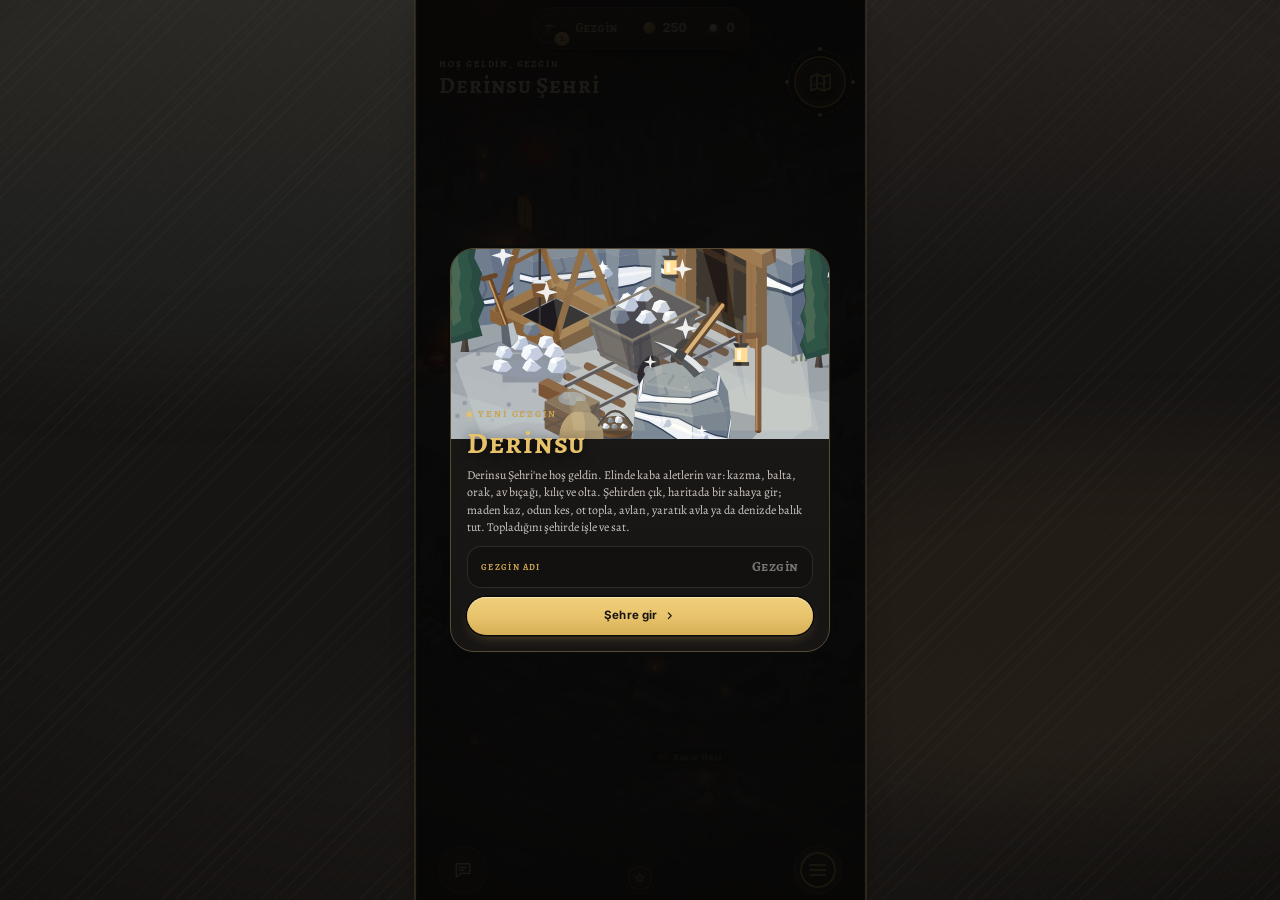
<file: index.html>
<!doctype html>
<html lang="tr">
<head>
<meta charset="utf-8">
<meta name="viewport" content="width=device-width, initial-scale=1, viewport-fit=cover, maximum-scale=1, user-scalable=no">
<meta name="theme-color" content="#12100d">
<meta name="apple-mobile-web-app-capable" content="yes">
<meta name="mobile-web-app-capable" content="yes">
<meta name="apple-mobile-web-app-status-bar-style" content="black-translucent">
<meta name="description" content="Derinsu — yarı idle balıkçılık oyunu">
<title>Derinsu</title>
<link rel="manifest" href="manifest.webmanifest">
<link rel="icon" href="icon.svg" type="image/svg+xml">
<link rel="apple-touch-icon" href="assets/brand/apple-touch-icon.png">
<link rel="preconnect" href="https://fonts.googleapis.com">
<link rel="preconnect" href="https://fonts.gstatic.com" crossorigin>
<link href="https://fonts.googleapis.com/css2?family=Alegreya:wght@400;500;700;800&family=Alegreya+SC:wght@500;700&family=Inter:wght@500;600;700&family=Cinzel:wght@700;900&family=Kurale&display=swap" rel="stylesheet">
<link rel="stylesheet" href="css/style.css">
<link rel="stylesheet" href="css/nodes.css">
<link rel="stylesheet" href="css/landnode.css">
<link rel="stylesheet" href="css/hero.css">
<link rel="stylesheet" href="css/sahne.css">
<link rel="stylesheet" href="css/sehir.css">
  <link rel="stylesheet" href="css/kartlar.css">
  <link rel="stylesheet" href="css/diyar.css">
<link rel="stylesheet" href="css/envanter.css">
<link rel="stylesheet" href="css/itemFrame.css">
<link rel="stylesheet" href="css/itemCard.css">
<link rel="stylesheet" href="css/notices.css">
</head>
<body>

<svg width="0" height="0" style="position:absolute" aria-hidden="true">
  <defs>
    <radialGradient id="gCoin" cx=".34" cy=".3" r=".8"><stop offset="0" stop-color="#fff7dc"/><stop offset=".3" stop-color="#f0d58c"/><stop offset=".7" stop-color="#c99a3e"/><stop offset="1" stop-color="#7a5a22"/></radialGradient>
    <radialGradient id="gPearl" cx=".36" cy=".3" r=".8"><stop offset="0" stop-color="#ffffff"/><stop offset=".35" stop-color="#ece6f2"/><stop offset=".75" stop-color="#b7aec4"/><stop offset="1" stop-color="#6f6680"/></radialGradient>
    <symbol id="g-coin" viewBox="0 0 20 20"><circle cx="10" cy="10" r="8.6" fill="url(#gCoin)"/><circle cx="10" cy="10" r="5.6" fill="none" stroke="#8a6526" stroke-width="1" opacity=".55"/><path d="M8 7.4h4M8 12.6h4M10 7.4v5.2" stroke="#7a5a22" stroke-width="1.2" stroke-linecap="round" opacity=".7"/></symbol>
    <symbol id="g-pearl" viewBox="0 0 20 20"><ellipse cx="10" cy="15" rx="8.4" ry="3.2" fill="#2b2733" stroke="#6f6680" stroke-width=".8"/><circle cx="10" cy="10" r="5.6" fill="url(#gPearl)"/><circle cx="8" cy="8" r="1.4" fill="#fff" opacity=".9"/></symbol>

    <symbol id="i-pick" viewBox="0 0 24 24"><path d="M3.5 8.8Q12 2.2 20.5 8.8"/><path d="M12.4 5.4L6.2 20.6"/></symbol>
    <symbol id="i-axe" viewBox="0 0 24 24"><path d="M7.5 21L15 5.5"/><path d="M12.6 4.4c3.4-1.7 6.9 0 7.9 3.6-3 .4-5.4.1-8.2-1.5z"/></symbol>
    <symbol id="i-sickle" viewBox="0 0 24 24"><path d="M5.5 20.5l4.5-4.5"/><path d="M10 16C4.6 10.6 8.6 3.2 16.4 3.6c-4.8 2-6.9 6.6-3.8 10.8"/></symbol>
    <symbol id="i-knife" viewBox="0 0 24 24"><path d="M4 20l4.6-4.6"/><path d="M8.6 15.4L19.6 4.4c.8 4.7-1.7 9-7.8 11.6z"/></symbol>
    <symbol id="i-swords" viewBox="0 0 24 24"><path d="M14.5 17.5L3 6V3h3l11.5 11.5M13 19l6-6M16 16l4 4M19 21l2-2"/><path d="M9.5 6.5L18 3h3v3l-3.5 8.5"/></symbol>
    <symbol id="i-sliders" viewBox="0 0 24 24"><path d="M4 6h9M17 6h3M4 12h3M11 12h9M4 18h11M19 18h1"/><circle cx="15" cy="6" r="2"/><circle cx="9" cy="12" r="2"/><circle cx="17" cy="18" r="2"/></symbol>
    <symbol id="i-helm" viewBox="0 0 24 24"><path d="M5 15.5a7 7 0 0 1 14 0v3H5z"/><path d="M12 8.5v10M8.5 15.5h7"/></symbol>
    <symbol id="i-armor" viewBox="0 0 24 24"><path d="M12 2.5l8 3v6c0 5-3.4 8.5-8 10-4.6-1.5-8-5-8-10v-6z"/><path d="M12 6v12M7.5 9.5h9"/></symbol>
    <symbol id="i-glove" viewBox="0 0 24 24"><path d="M7.5 20.5v-6.2L5.2 10.6a1.2 1.2 0 0 1 2-1.3l1.3 1.9V5a1.2 1.2 0 0 1 2.4 0v5.2V4a1.2 1.2 0 0 1 2.4 0v6.2V5a1.2 1.2 0 0 1 2.4 0v5.6V7.2a1.2 1.2 0 0 1 2.4 0v7.3l-2.3 6z"/></symbol>
    <symbol id="i-boot" viewBox="0 0 24 24"><path d="M7.5 3.5h5v10l6.4 2.4c1 .4 1.6 1.3 1.6 2.4v1.7H6.5z"/></symbol>
    <symbol id="i-chart" viewBox="0 0 24 24"><path d="M4 20h16M7 17V11M12 17V6M17 17v-8"/></symbol>
    <symbol id="i-user" viewBox="0 0 24 24"><circle cx="12" cy="8" r="4"/><path d="M4 21c1-4 4.4-6 8-6s7 2 8 6"/></symbol>
    <symbol id="i-spark" viewBox="0 0 24 24"><path d="M12 2.5l2.2 7.3 7.3 2.2-7.3 2.2-2.2 7.3-2.2-7.3L2.5 12l7.3-2.2z"/></symbol>
    <symbol id="i-anvil" viewBox="0 0 24 24"><path d="M3 7h13c0 2.5 2 4 5 4-1.8 1.5-4.5 2-7 2v2h-4v-2C6.5 13 4 10.5 3 7z"/><path d="M7 20h10M10 15v5M14 15v5"/></symbol>
    <symbol id="i-hammer" viewBox="0 0 24 24"><path d="M4 20l9.3-9.3"/><path d="M11.2 8.8l3.4-3.4 4 4-3.4 3.4z"/><path d="M14.6 5.4l1.6-2 3.4 1.8-1 2.2"/></symbol>
    <symbol id="i-flag" viewBox="0 0 24 24"><path d="M5 21V3.5M5 4h12l-2.5 4L17 12H5"/></symbol>
    <symbol id="i-map" viewBox="0 0 24 24"><path d="M2.8 6.4 8.6 4l6.8 2.6 5.8-2.4v13.4l-5.8 2.4-6.8-2.6-5.8 2.4z"/><path d="M8.6 4v13.4M15.4 6.6V20"/><path d="M5 14.6c1.6-.4 2.3-2.2 4.4-2.4 2.3-.2 2.9 1.6 5 1.2 1.6-.3 2.2-2 3.8-2.7" stroke-dasharray="1.4 1.7" stroke-width="1.3"/></symbol>
    <symbol id="i-castle" viewBox="0 0 24 24"><path d="M4 20.5V9h2.5v2H9V9h2v2h2V9h2v2h2.5V9H20v11.5z"/><path d="M10 20.5v-4a2 2 0 0 1 4 0v4"/><path d="M12 3.5v5.5M12 3.5l3 1.1-3 1.1"/></symbol>
    <symbol id="i-home" viewBox="0 0 24 24"><path d="M3.5 11L12 4l8.5 7"/><path d="M6 9.5V20h12V9.5"/><path d="M10 20v-5h4v5"/></symbol>
    <symbol id="i-bag" viewBox="0 0 24 24"><path d="M5 8h14l-1.4 11.2a1.5 1.5 0 0 1-1.5 1.3H7.9a1.5 1.5 0 0 1-1.5-1.3z"/><path d="M4 8h16"/><path d="M8.5 8a3.5 3.5 0 0 1 7 0"/><path d="M6 13h12M6.6 17h10.8"/></symbol>
    <symbol id="i-scroll" viewBox="0 0 24 24"><path d="M7 4h10a2 2 0 0 1 2 2v12"/><path d="M7 4a2 2 0 0 0-2 2v1h3"/><path d="M8 6v12a2 2 0 0 0 2 2h9a2 2 0 0 0 2-2v-1h-9v1a2 2 0 0 1-2 2"/><path d="M11 9h5M11 12.5h5"/></symbol>
    <symbol id="i-grid" viewBox="0 0 24 24"><rect x="4" y="4" width="6.5" height="6.5" rx="1.6"/><rect x="13.5" y="4" width="6.5" height="6.5" rx="1.6"/><rect x="4" y="13.5" width="6.5" height="6.5" rx="1.6"/><rect x="13.5" y="13.5" width="6.5" height="6.5" rx="1.6"/></symbol>
    <symbol id="i-book" viewBox="0 0 24 24"><path d="M12 6.5C10 5 7 4.5 4 5v13.5c3-.5 6 0 8 1.5 2-1.5 5-2 8-1.5V5c-3-.5-6 0-8 1.5z"/><path d="M12 6.5V20"/></symbol>
    <symbol id="i-close" viewBox="0 0 24 24"><path d="M6 6l12 12M18 6L6 18"/></symbol>
    <symbol id="i-chat" viewBox="0 0 24 24"><path d="M4 4.5h16v11.5H9.5L4 20.5z"/><path d="M8 9h8M8 12h5"/></symbol>
    <symbol id="i-send" viewBox="0 0 24 24"><path d="M4 12l16-7-6 15-2.5-6.5z"/><path d="M11.5 13.5L20 5"/></symbol>
    <symbol id="i-back" viewBox="0 0 24 24"><path d="M15 5l-7 7 7 7"/></symbol>
    <symbol id="i-chev" viewBox="0 0 24 24"><path d="M9 6l6 6-6 6"/></symbol>
    <symbol id="i-hook" viewBox="0 0 24 24"><path d="M14 3v10.5a4.5 4.5 0 0 1-9 0V12"/><path d="M5 12l-1.8 2"/><circle cx="14" cy="3" r="1.2"/></symbol>
    <symbol id="i-fish" viewBox="0 0 24 24"><path d="M3 12c3-4.5 9-6 14-2.5l3.5-2.5v10l-3.5-2.5C12 18 6 16.5 3 12z"/><circle cx="7.5" cy="11" r=".8" fill="currentColor"/></symbol>
    <symbol id="i-rod" viewBox="0 0 24 24"><path d="M4 20L18 4"/><path d="M18 4v11"/><circle cx="18" cy="16.5" r="1.5"/><circle cx="7" cy="17" r="1.8"/></symbol>
    <symbol id="i-chest" viewBox="0 0 24 24"><path d="M4 10a4 4 0 0 1 4-4h8a4 4 0 0 1 4 4v9H4z"/><path d="M4 11h16"/><rect x="10.5" y="9.5" width="3" height="4" rx=".6"/></symbol>
    <symbol id="i-clock" viewBox="0 0 24 24"><circle cx="12" cy="12" r="8"/><path d="M12 7.5V12l3 2"/></symbol>
    <symbol id="i-bolt" viewBox="0 0 24 24"><path d="M13 3L5 13.5h6L10 21l8-10.5h-6z"/></symbol>
    <symbol id="i-star" viewBox="0 0 24 24"><path d="M12 3.5l2.6 5.3 5.9.9-4.2 4.1 1 5.8L12 16.9l-5.3 2.7 1-5.8L3.5 9.7l5.9-.9z"/></symbol>
    <symbol id="i-stop" viewBox="0 0 24 24"><rect x="6.5" y="6.5" width="11" height="11" rx="2"/></symbol>
    <symbol id="i-tag" viewBox="0 0 24 24"><path d="M3.5 12.5V4.5h8l9 9-8 8z"/><circle cx="8" cy="9" r="1.4"/></symbol>
    <symbol id="i-wrench" viewBox="0 0 24 24"><path d="M14.5 6.5a4 4 0 0 0 5 5L12 19a2.1 2.1 0 0 1-3-3l7.5-7.5a4 4 0 0 0-2-2z"/></symbol>
    <symbol id="i-lock" viewBox="0 0 24 24"><rect x="5.5" y="10.5" width="13" height="9.5" rx="2"/><path d="M8.5 10.5V8a3.5 3.5 0 0 1 7 0v2.5"/></symbol>
    <symbol id="i-check" viewBox="0 0 24 24"><path d="M5 12.5l4.5 4.5L19 7.5"/></symbol>
    <symbol id="i-flame" viewBox="0 0 24 24"><path d="M12 21c-3.9 0-6.5-2.6-6.5-6.2 0-3.6 3.2-5.3 3.8-9.3 2.6 1.4 3.6 3.6 3.6 5.6 1.1-.6 1.8-1.8 2-3 2 1.9 3.6 4.4 3.6 6.8 0 3.5-2.7 6.1-6.5 6.1z"/></symbol>
    <symbol id="i-anchor" viewBox="0 0 24 24"><circle cx="12" cy="5" r="2"/><path d="M12 7v13M8 10.5h8"/><path d="M4.5 13.5a7.5 7.5 0 0 0 15 0"/></symbol>
    <symbol id="i-wave" viewBox="0 0 24 24"><path d="M3 9c2.2-2 4.3-2 6.5 0s4.3 2 6.5 0 3.3-2 5 0"/><path d="M3 15c2.2-2 4.3-2 6.5 0s4.3 2 6.5 0 3.3-2 5 0"/></symbol>
    <symbol id="i-clover" viewBox="0 0 24 24"><path d="M12 12c-4-1-6-3-5-5.5S11 5 12 8c1-3 4-4 5-1.5S16 11 12 12zm0 0c1 4 3 6 5.5 5S19 13 16 12c3-1 4-4 1.5-5"/><path d="M12 12l-3 8"/></symbol>
    <symbol id="i-info" viewBox="0 0 24 24"><circle cx="12" cy="12" r="8.5"/><path d="M12 11v5.5"/><circle cx="12" cy="7.8" r=".6" fill="currentColor"/></symbol>
    <symbol id="i-up" viewBox="0 0 24 24"><path d="M12 19V5M6 11l6-6 6 6"/></symbol>
    <symbol id="i-store" viewBox="0 0 24 24"><path d="M4 9.5L5.5 4h13L20 9.5"/><path d="M4 9.5a2.7 2.7 0 0 0 5.3 0 2.7 2.7 0 0 0 5.4 0 2.7 2.7 0 0 0 5.3 0"/><path d="M5.5 11.5V20h13v-8.5"/><path d="M10 20v-4.5h4V20"/></symbol>
    <symbol id="i-pot" viewBox="0 0 24 24"><path d="M5 10h14v6a4 4 0 0 1-4 4H9a4 4 0 0 1-4-4z"/><path d="M3 10h18"/><path d="M9 7c0-1 1-1.5 1-2.5M13.5 7c0-1 1-1.5 1-2.5"/></symbol>
    <symbol id="i-scale" viewBox="0 0 24 24"><path d="M12 4v16M7 20h10"/><path d="M5 8h14"/><path d="M5 8l-2.5 6a3 3 0 0 0 5 0z"/><path d="M19 8l-2.5 6a3 3 0 0 0 5 0z"/></symbol>
    <symbol id="i-reset" viewBox="0 0 24 24"><path d="M4.5 12a7.5 7.5 0 1 0 2.2-5.3"/><path d="M4.5 4.5v4h4"/></symbol>
    <linearGradient id="bc-sea" x1="0" y1="0" x2="0" y2="1"><stop offset="0" stop-color="#24505a"/><stop offset="1" stop-color="#0e1e24"/></linearGradient>
    <linearGradient id="bc-wall" x1="0" y1="0" x2="0" y2="1"><stop offset="0" stop-color="#fff" stop-opacity=".06"/><stop offset="1" stop-color="#000" stop-opacity=".25"/></linearGradient>
    <radialGradient id="bc-glow"><stop offset="0" stop-color="#ffc070" stop-opacity=".9"/><stop offset=".4" stop-color="#ffb060" stop-opacity=".35"/><stop offset="1" stop-color="#ffb060" stop-opacity="0"/></radialGradient>
    <radialGradient id="bc-glowW"><stop offset="0" stop-color="#fff0c0" stop-opacity=".9"/><stop offset=".4" stop-color="#ffe6a0" stop-opacity=".35"/><stop offset="1" stop-color="#ffe6a0" stop-opacity="0"/></radialGradient>
    <linearGradient id="bc-beam" x1="0" y1="0" x2="1" y2="0"><stop offset="0" stop-color="#ffe6a0" stop-opacity=".55"/><stop offset="1" stop-color="#ffe6a0" stop-opacity="0"/></linearGradient>
    <linearGradient id="bc-beamL" x1="1" y1="0" x2="0" y2="0"><stop offset="0" stop-color="#ffe6a0" stop-opacity=".3"/><stop offset="1" stop-color="#ffe6a0" stop-opacity="0"/></linearGradient>
    <!-- sahneler (js/liman.js) -->
    <radialGradient id="sc-glow"><stop offset="0" stop-color="#ffd890" stop-opacity=".85"/><stop offset=".45" stop-color="#ffb860" stop-opacity=".3"/><stop offset="1" stop-color="#ffb860" stop-opacity="0"/></radialGradient>
    <radialGradient id="sc-sun"><stop offset="0" stop-color="#fff6d8"/><stop offset=".25" stop-color="#ffe6a8" stop-opacity=".9"/><stop offset=".5" stop-color="#ffd27a" stop-opacity=".3"/><stop offset="1" stop-color="#ffd27a" stop-opacity="0"/></radialGradient>
    <radialGradient id="sc-moon"><stop offset="0" stop-color="#dfe8ff" stop-opacity=".5"/><stop offset="1" stop-color="#dfe8ff" stop-opacity="0"/></radialGradient>
    <linearGradient id="sc-seaD" x1="0" y1="0" x2="0" y2="1"><stop offset="0" stop-color="#5fa3a6"/><stop offset=".35" stop-color="#3d7f8a"/><stop offset="1" stop-color="#1f4c5c"/></linearGradient>
    <linearGradient id="sc-seaN" x1="0" y1="0" x2="0" y2="1"><stop offset="0" stop-color="#2a4660"/><stop offset=".4" stop-color="#172c44"/><stop offset="1" stop-color="#0b1626"/></linearGradient>
    <linearGradient id="sc-beam" x1="0" y1="0" x2="1" y2="0"><stop offset="0" stop-color="#fff0c0" stop-opacity="0"/><stop offset=".5" stop-color="#fff0c0" stop-opacity=".55"/><stop offset="1" stop-color="#fff0c0" stop-opacity="0"/></linearGradient>
  </defs>
</svg>

<div class="bgfx" aria-hidden="true"><i class="haze" style="left:-30%;top:-10%;width:90%;height:50%;background:rgba(80,100,90,.12)"></i><i class="haze" style="right:-30%;bottom:10%;width:80%;height:40%;background:rgba(160,120,60,.08)"></i><i class="vignette"></i></div>

<div id="app" class="app">

  <!-- ÜST HUD: dinamik ada -->
  <header class="hud">
    <div class="island" id="island">
      <div class="isl-compact" id="islCompact">
        <button class="isl-pilot" id="pilotBtn" aria-label="Envanter">
          <svg class="xp-ring" viewBox="0 0 40 40" aria-hidden="true"><circle cx="20" cy="20" r="18" class="xr-bg"/><circle cx="20" cy="20" r="18" class="xr-fg" id="hudXpRing"/></svg>
          <svg class="ic emb"><use id="hudEmb" href="#i-pick"/></svg>
          <span class="lvl num" id="hudLvl">1</span>
        </button>
        <span class="isl-name" id="hudName">Gezgin</span>
        <i class="isl-div"></i>
        <button class="cur" id="curSilver" aria-label="Gümüş"><svg class="hc-coin" aria-hidden="true"><use href="#g-coin"/></svg><span class="num" id="hudSilver">0</span></button>
        <i class="isl-div"></i>
        <button class="cur pearl" id="curPearl" aria-label="İnci"><svg class="hc-coin" aria-hidden="true"><use href="#g-pearl"/></svg><span class="num" id="hudPearl">0</span></button>
      </div>
      <div class="isl-act" id="islAct"></div>
      <div class="isl-det" id="islDet"></div>
      <i class="isl-grab" aria-hidden="true"></i>
    </div>
  </header>

  <!-- SAHNE -->
  <main class="stage" id="stage">
    <section class="city-view view on" id="cityView">
      <div class="lm" id="cityGrid"></div>
    </section>

    <!-- DİYAR: şehir dışındaki dünya haritası (sahalar ve denizdeki alanlar haritada; dokununca yakınlaşır, düğümler çıkar) -->
    <section class="world-view view" id="worldView" aria-hidden="true">
      <div class="dy" id="dyHost"></div>
      <button class="sv-back dy-back" id="dyBack" aria-label="Geri"><svg class="ic"><use href="#i-back"/></svg></button>
      <div class="dy-info" id="dyInfo"></div>
      <div class="dy-lock" id="dyLock"></div>
      <div class="mg" id="fdMini" aria-hidden="true"></div>
      <div class="fv-combo" id="fvCombo"><b class="num">×0</b><small>seri</small></div>
      <div class="fv-full" id="fvFull"><b>Envanter dolu</b><small>Balıkları Hal'de sat ya da eşyaları azalt</small><button class="btn primary" data-open="hal">Hal'e git</button></div>
      <div class="fight" id="fight" hidden></div>
      <nav class="fv-bar fd2" id="fdBar">
        <button class="gm gm-auto" id="fdAuto" aria-label="Oto topla"><svg class="ic"><use href="#i-reset"/></svg><span class="gm-tx"><b id="fdAutoT">Oto</b><small id="fdAutoS">3 kat yavaş</small></span><i class="gm-bar"><i id="fdRing"></i></i></button>
        <button class="gm gm-man" id="fdMan" aria-label="Elle topla"><svg class="ic"><use id="fdManIc" href="#i-pick"/></svg><span class="gm-tx"><b id="fdManT">Elle</b><small>mini oyun</small></span></button>
      </nav>
      <nav class="fv-bar" id="fvBar">
        <button class="fb" id="fbBag" aria-label="Ambar"><span class="fb-ring"><svg viewBox="0 0 40 40"><circle cx="20" cy="20" r="17" class="r0"/><circle cx="20" cy="20" r="17" class="r1" id="fbBagRing"/></svg><svg class="ic"><use href="#i-bag"/></svg></span><small class="num" id="fbBagKg">0 kg</small></button>
        <button class="fb" id="fbStop" aria-label="Durdur"><span class="fb-ic"><svg class="ic"><use href="#i-stop"/></svg></span><small>Durdur</small></button>
        <button class="pull" id="pullBtn" aria-label="Çek">
          <svg class="pull-ring" viewBox="0 0 80 80"><circle cx="40" cy="40" r="36" class="r0"/><circle cx="40" cy="40" r="36" class="r1" id="pullRing"/></svg>
          <span class="pull-in"><svg class="ic"><use href="#i-hook"/></svg><b id="pullTxt">Bekle</b></span>
        </button>
        <button class="fb" id="fbFood" aria-label="Yemek"><span class="fb-ic"><svg class="ic"><use href="#i-pot"/></svg></span><small id="fbFoodT">Yemek</small></button>
        <button class="fb" id="fbInfo" aria-label="Olasılıklar"><span class="fb-ic"><svg class="ic"><use href="#i-info"/></svg></span><small>Olasılık</small></button>
      </nav>
    </section>

    <section class="areas-view view" id="areasView" aria-hidden="true">
      <div class="ar-ban"><span class="ar-art" id="arArt"></span>
        <header class="ar-head new"><span class="ar-title"><i></i><b>İzinli avlanma alanları</b><i></i></span></header>
        <div class="bv-top">
          <button class="icon-btn" id="arBack" aria-label="Geri"><svg class="ic"><use href="#i-back"/></svg></button>
          <b class="bv-name">Denizler</b>
          <span class="chip"><svg class="ic"><use href="#i-clock"/></svg>Yeni alan <b class="num" id="arNext">—</b></span>
        </div>
      </div>
      <button class="ar-here" id="arHere" hidden></button>
      <div class="ar-grid" id="hexes"></div>
      <div class="ar-rod hb-rod" id="arRod"></div>
    </section>

    <section class="trip" id="trip" aria-hidden="true">
      <div class="tp-card fr">
        <span class="eyebrow" id="tpTitle">Yolculuk</span>
        <div class="tp-road">
          <span class="tp-pt" id="tpFrom"></span>
          <svg class="tp-svg" viewBox="0 0 160 64" aria-hidden="true">
            <path d="M6 44C40 44 46 14 80 22S124 52 154 24" class="tp-sea"/>
            <path id="tpPath" d="M6 44C40 44 46 14 80 22S124 52 154 24" fill="none" stroke="none"/>
            <path d="M6 44C40 44 46 14 80 22S124 52 154 24" class="tp-base"/>
            <path id="tpFill" d="M6 44C40 44 46 14 80 22S124 52 154 24" class="tp-fill"/>
            <g id="tpMe" transform="translate(6 44)"><path d="M0 -9Q5 -4 4 7Q0 9 -4 7Q-5 -4 0 -9Z" fill="#8a6038" stroke="#3a2614" stroke-width=".8"/><path d="M0 -6L0 3" stroke="#3a2614" stroke-width=".8"/><path d="M0 -5Q5 -2 0 2Z" fill="#efe6cf"/></g>
          </svg>
          <span class="tp-pt" id="tpTo"></span>
        </div>
        <div class="tp-foot"><b class="num" id="tpLeft">5</b><small>sn</small><button class="btn ghost tp-x" id="tpCancel">Vazgeç</button></div>
      </div>
    </section>
  </main>

  <button class="dev-btn" id="devBtn" aria-label="Geliştirici paneli"><svg class="ic"><use href="#i-wrench"/></svg><b>DEV</b></button>

  <!-- KÖŞE DÜĞMELERİ: alt çubuk yok, sahne ekranın altına iner. Sol altta sohbet (üstünde etkiler), sağ altta açılan gezinti -->
  <div class="dock" id="dock">
    <button class="cbtn chat-btn" id="chatBtn" aria-label="Sohbet" aria-expanded="false"><span class="cb-ic"><svg class="ic a"><use href="#i-chat"/></svg><svg class="ic b"><use href="#i-close"/></svg></span><b class="cb-n num" id="chatN"></b></button>
    <div class="buffs" id="buffs" aria-label="Etkiler"></div>
    <div class="bf-tip" id="bfTip" role="status" aria-live="polite"></div>
    <div class="nav" id="nav">
      <div class="nav-items">
        <button class="nv" data-nav="home" style="--i:2"><svg class="ic"><use href="#i-home"/></svg><span>Şehir</span></button>
        <button class="nv" data-nav="inv" style="--i:1"><svg class="ic"><use href="#i-bag"/></svg><span>Envanter</span></button>
      </div>
      <div class="nav-up">
        <button class="nv nv-q" data-nav="quests" style="--i:1"><svg class="ic"><use href="#i-scroll"/></svg><span>Görevler</span><b class="nv-dot" id="qDot"></b></button>
        <button class="nv nv-menu" data-nav="menu" style="--i:0"><span class="nvm-ic"><svg class="ic"><use href="#i-grid"/></svg></span><span>Menü</span></button>
      </div>
      <button class="menu-btn" id="menuBtn" aria-label="Gezinti" aria-expanded="false"><span class="mb-ring"></span><span class="mb-lines"><i></i><i></i><i></i></span></button>
    </div>
  </div>

  <!-- SOHBET: sol alttaki düğmeden açılır -->
  <section class="chat" id="chat" aria-hidden="true" aria-label="Sohbet">
    <header class="ch-top">
      <div class="ch-tabs" id="chTabs"><button class="on" data-ch="chat">Sohbet</button><button data-ch="log">Günlük</button></div>
      <span class="ch-sub" id="chSub"></span>
    </header>
    <div class="ch-list" id="chList"></div>
    <form class="ch-in" id="chForm" autocomplete="off">
      <input id="chText" maxlength="140" placeholder="Sohbet yakında açılacak" enterkeyhint="send" spellcheck="false" disabled>
      <button class="ch-send" aria-label="Gönder" disabled><svg class="ic"><use href="#i-send"/></svg></button>
    </form>
  </section>

  <!-- PENCERE -->
  <div class="sheet-layer" id="sheetLayer" aria-hidden="true">
    <div class="sheet-bg" id="sheetBg"></div>
    <div class="sheet" id="sheet">
      <div class="sheet-in fr" id="sheetIn"></div>
    </div>
  </div>

  <!-- ANA MENÜ (tam ekran) -->
  <div class="menu-layer" id="menuLayer" aria-hidden="true">
    <div class="menu-bg" id="menuBg"></div>
    <div class="menu-win">
      <div class="mw-main" id="mwMain"></div>
      <nav class="mw-rail">
        <button class="mw-close" id="mwClose" aria-label="Kapat"><svg class="ic"><use href="#i-close"/></svg></button>
        <i class="mw-rl"></i>
        <button class="mw-ico" data-open="rehber" aria-label="Rehber"><svg class="ic"><use href="#i-book"/></svg></button>
        <button class="mw-ico" data-open="ayar" aria-label="Ayarlar"><svg class="ic"><use href="#i-wrench"/></svg></button>
        <span class="mw-brand">DERİNSU</span>
      </nav>
    </div>
  </div>

  <!-- İLK GİRİŞ -->
  <div class="intro" id="intro" aria-hidden="true">
    <div class="in-card fr">
      <canvas id="introCv"></canvas>
      <div class="in-body">
        <span class="eyebrow"><i class="pin"></i>Yeni gezgin</span>
        <h1>Derinsu</h1>
        <p>Derinsu Şehri'ne hoş geldin. Elinde kaba aletlerin var: kazma, balta, orak, av bıçağı, kılıç ve olta. Şehirden çık, haritada bir sahaya gir; maden kaz, odun kes, ot topla, avlan, yaratık avla ya da denizde balık tut. Topladığını şehirde işle ve sat.</p>
        <label class="in-name"><small>Gezgin adı</small><input id="introName" maxlength="14" placeholder="Gezgin" autocomplete="off"></label>
        <button class="btn primary wide" id="introGo">Şehre gir<svg class="ic"><use href="#i-chev"/></svg></button>
      </div>
    </div>
  </div>
</div>

<script src="js/data.js"></script>
<script src="js/itemFrame.js"></script>
<script src="js/notices.js"></script>
<script src="js/scene.js"></script>
<script src="js/nodeart.js"></script>
<script src="js/map.js"></script>
<script src="js/cityart.js"></script>
<script src="js/atolye.js"></script>
<script src="js/shipart.js"></script>
<script src="js/hero.js"></script>
<script src="js/landnode.js"></script>
<script src="js/liman.js"></script>
<script src="js/minioyun.js"></script>
<script src="js/dunya.js"></script>
<script src="js/gemi.js"></script>
<script src="js/esyakart.js"></script>
<script src="js/ticaret.js"></script>
<script src="js/oyun.js"></script>
<script src="js/sehir/kit.js"></script>
<script src="js/sehir/esya.js"></script>
<!--SEHIR-YAPILAR-->
<script src="js/sehir/y-bolge.js"></script>
<script src="js/sehir/y-cesme.js"></script>
<script src="js/sehir/y-ciftlik.js"></script>
<script src="js/sehir/y-dam.js"></script>
<script src="js/sehir/y-degirmen.js"></script>
<script src="js/sehir/y-demirci.js"></script>
<script src="js/sehir/y-depo.js"></script>
<script src="js/sehir/y-dukkan.js"></script>
<script src="js/sehir/y-ev.js"></script>
<script src="js/sehir/y-fenerk.js"></script>
<script src="js/sehir/y-gemi.js"></script>
<script src="js/sehir/y-hal.js"></script>
<script src="js/sehir/y-hamam.js"></script>
<script src="js/sehir/y-isleme.js"></script>
<script src="js/sehir/y-kahve.js"></script>
<script src="js/sehir/y-kapi.js"></script>
<script src="js/sehir/y-kemer.js"></script>
<script src="js/sehir/y-kopru.js"></script>
<script src="js/sehir/y-kule.js"></script>
<script src="js/sehir/y-kulube.js"></script>
<script src="js/sehir/y-lonca.js"></script>
<script src="js/sehir/y-pano.js"></script>
<script src="js/sehir/y-saat.js"></script>
<script src="js/sehir/y-sadirvan.js"></script>
<script src="js/sehir/y-saha-balik.js"></script>
<script src="js/sehir/y-saha-bitki.js"></script>
<script src="js/sehir/y-saha-deri.js"></script>
<script src="js/sehir/y-saha-maden.js"></script>
<script src="js/sehir/y-saha-odun.js"></script>
<script src="js/sehir/y-saha-yaratik.js"></script>
<script src="js/sehir/y-tekne.js"></script>
<script src="js/sehir/y-tersane.js"></script>
<script src="js/sehir/y-ticaret.js"></script>
<script src="js/sehir/y-vinc.js"></script>
<script src="js/sehir/y-zanaat.js"></script>
<!--/SEHIR-YAPILAR-->
<script src="js/sehir/plan.js"></script>
<script src="js/sehir/canli.js"></script>
<script src="js/sehir/saha.js"></script>
<script src="js/sehir/altigen.js"></script>
<script src="js/sehir/diyar.js"></script>
<script src="js/sehir/diyarcanli.js"></script>
<script src="js/app.js"></script>
</body>
</html>
</file>
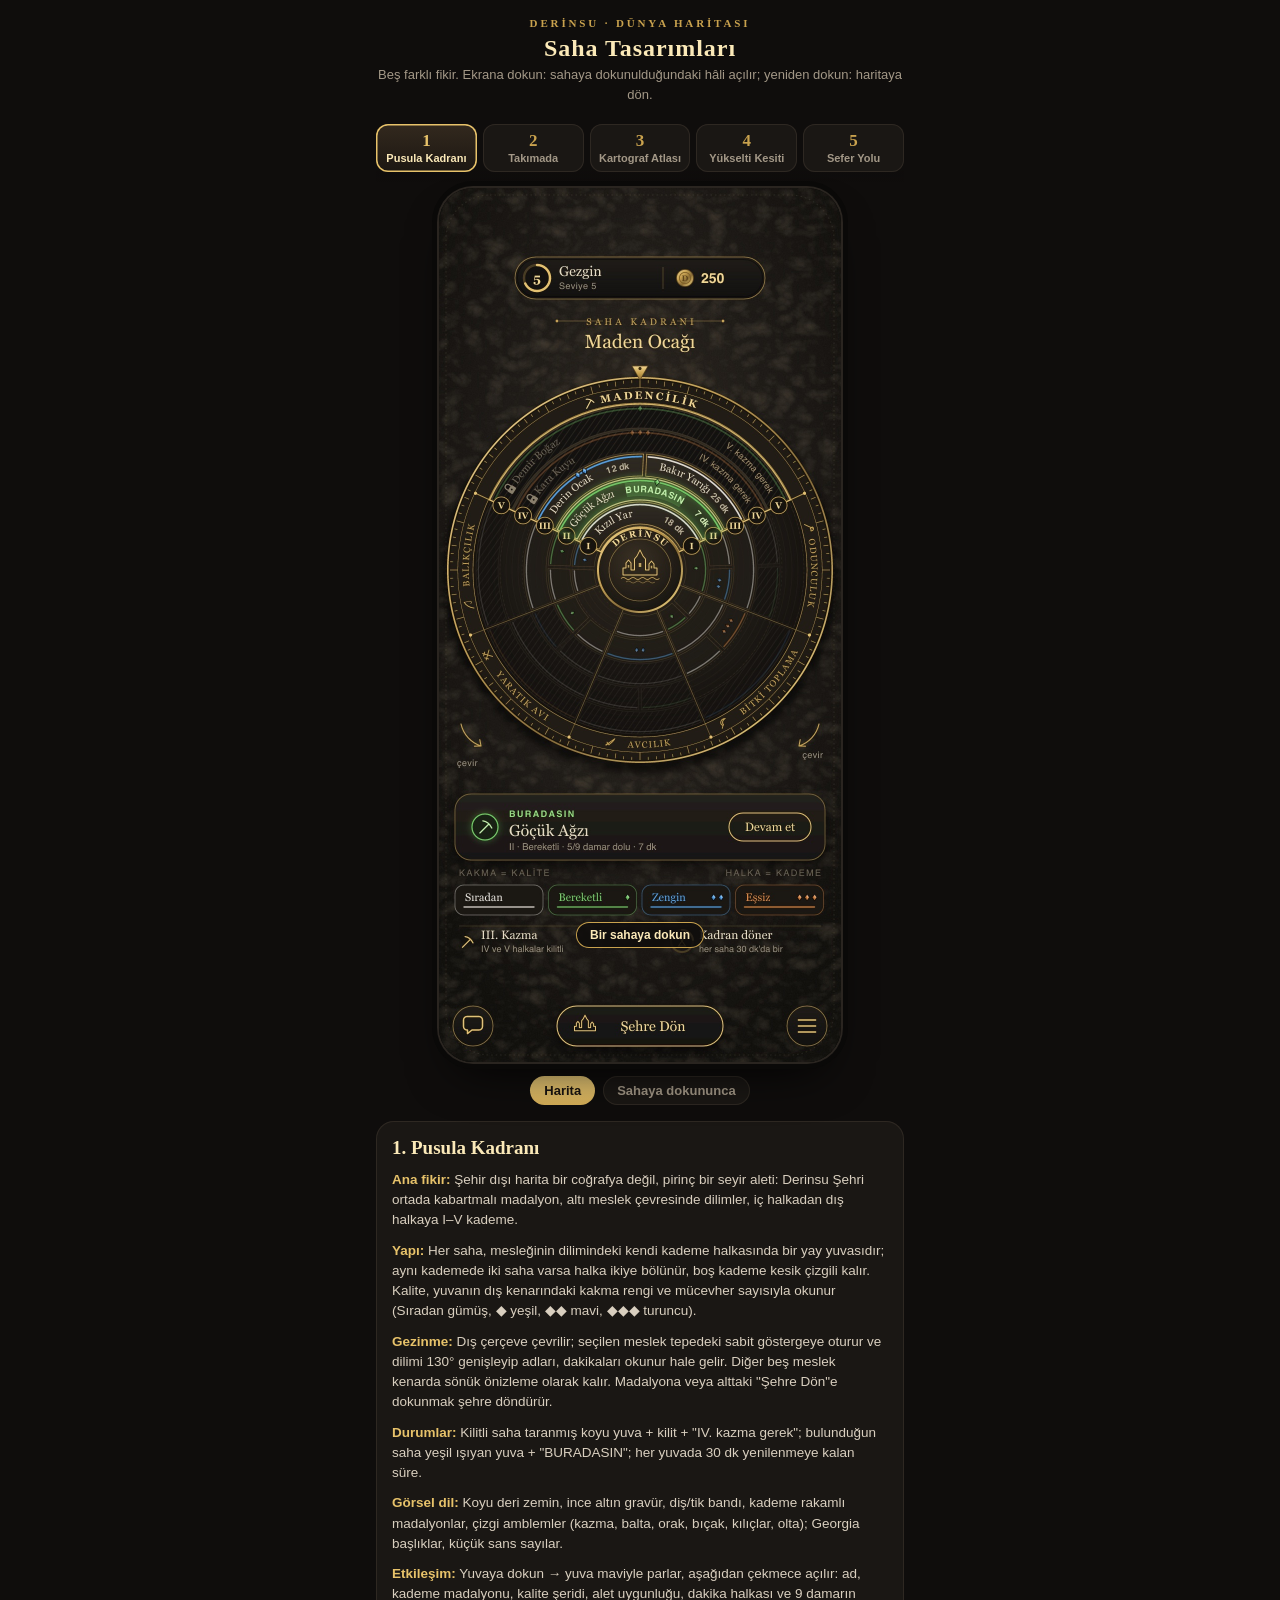
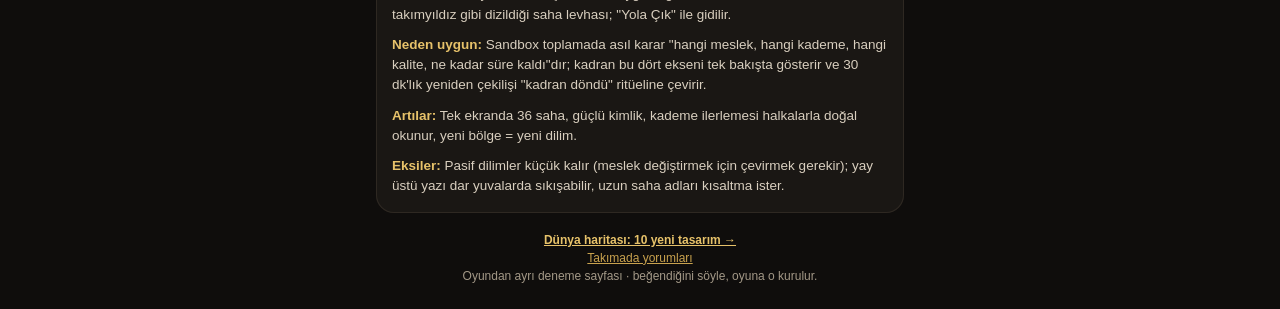
<file: tasarim/index.html>
<!doctype html>
<html lang="tr">
<head>
<meta charset="utf-8">
<meta name="viewport" content="width=device-width, initial-scale=1, viewport-fit=cover">
<meta name="robots" content="noindex">
<title>Saha Tasarımları</title>
<style>
  :root { --bg: #0f0d0c; --card: #1a1714; --line: #2e2822; --gold: #e7c26a; --gold2: #c9a24e; --text: #efe6d6; --muted: #a39887; }
  * { box-sizing: border-box; -webkit-tap-highlight-color: transparent; }
  html, body { margin: 0; background: var(--bg); color: var(--text); font: 15px/1.5 -apple-system, BlinkMacSystemFont, "Segoe UI", Roboto, sans-serif; }
  body { padding: env(safe-area-inset-top) 16px calc(env(safe-area-inset-bottom) + 24px); max-width: 560px; margin: 0 auto; }
  header { padding: 18px 0 10px; text-align: center; }
  header small { display: block; font: 700 11px/1 Georgia, serif; letter-spacing: .26em; text-transform: uppercase; color: var(--gold2); }
  header h1 { margin: 6px 0 4px; font: 700 24px/1.1 Georgia, serif; color: #fbe9b8; letter-spacing: .04em; }
  header p { margin: 0; font-size: 13px; color: var(--muted); }
  .tabs { position: sticky; top: 0; z-index: 5; display: grid; grid-template-columns: repeat(5, 1fr); gap: 6px; padding: 10px 0; background: linear-gradient(var(--bg) 80%, transparent); }
  .tab { appearance: none; border: 0; border-radius: 12px; padding: 8px 4px 7px; background: var(--card); color: var(--muted); box-shadow: inset 0 0 0 1px var(--line); cursor: pointer; font: 600 11px/1.15 -apple-system, sans-serif; }
  .tab b { display: block; font: 700 17px/1 Georgia, serif; color: var(--gold2); margin-bottom: 3px; }
  .tab.on { background: linear-gradient(180deg, #33291e, #1c1712); color: #fbe9b8; box-shadow: inset 0 0 0 1.5px var(--gold); }
  .tab.on b { color: var(--gold); }
  .tab[disabled] { opacity: .45; cursor: default; }
  .phone { position: relative; width: min(100%, 402px); margin: 6px auto 0; aspect-ratio: 402 / 874; border-radius: 34px; overflow: hidden; background: #000; box-shadow: 0 0 0 2px #2a2520, 0 0 0 7px #0a0908, 0 24px 50px -20px #000; cursor: pointer; }
  .phone img { position: absolute; inset: 0; width: 100%; height: 100%; object-fit: cover; transition: opacity .45s ease, transform .55s cubic-bezier(.2, .8, .2, 1); }
  .phone img.s2 { opacity: 0; transform: scale(1.06); }
  .phone.open img.s1 { opacity: 0; transform: scale(.97); }
  .phone.open img.s2 { opacity: 1; transform: none; }
  .hint { position: absolute; left: 50%; bottom: 13%; transform: translateX(-50%); padding: 7px 14px; border-radius: 99px; background: rgba(15, 13, 12, .88); color: #fbe9b8; font: 600 12px/1 -apple-system, sans-serif; box-shadow: inset 0 0 0 1px var(--gold2); pointer-events: none; animation: nab 2.2s ease-in-out infinite; white-space: nowrap; }
  .phone.open .hint { opacity: 0; animation: none; }
  @keyframes nab { 50% { box-shadow: inset 0 0 0 1px var(--gold), 0 0 16px rgba(231, 194, 106, .55); } }
  .wait { position: absolute; inset: 0; display: grid; place-items: center; text-align: center; color: var(--muted); font-size: 14px; background: radial-gradient(circle, #1d1916, #0b0a09); }
  .seg { display: flex; justify-content: center; gap: 8px; margin: 14px 0 4px; }
  .seg button { appearance: none; border: 0; border-radius: 99px; padding: 8px 14px; background: var(--card); color: var(--muted); box-shadow: inset 0 0 0 1px var(--line); font: 600 13px/1 -apple-system, sans-serif; cursor: pointer; }
  .seg button.on { color: #1a1410; background: linear-gradient(180deg, #f0d07c, #d6af57); box-shadow: none; }
  article { margin-top: 16px; padding: 16px 16px 6px; border-radius: 18px; background: var(--card); box-shadow: inset 0 0 0 1px var(--line); }
  article h2 { margin: 0 0 10px; font: 700 19px/1.2 Georgia, serif; color: #fbe9b8; }
  article ul { margin: 0; padding: 0; list-style: none; }
  article li { margin: 0 0 10px; font-size: 13.5px; color: #d9cfbf; }
  article li b { color: var(--gold); font-weight: 600; }
  footer { margin-top: 18px; text-align: center; font-size: 12px; color: var(--muted); }
</style>
</head>
<body>
<header><small>Derinsu · dünya haritası</small><h1>Saha Tasarımları</h1><p>Beş farklı fikir. Ekrana dokun: sahaya dokunulduğundaki hâli açılır; yeniden dokun: haritaya dön.</p></header>
<nav class="tabs" id="tabs"></nav>
<div class="phone" id="phone"></div>
<div class="seg" id="seg"><button data-s="1" class="on">Harita</button><button data-s="2">Sahaya dokununca</button></div>
<article id="info"></article>
<footer><a href="dunya/" style="color:#e7c26a;font-weight:600">Dünya haritası: 10 yeni tasarım →</a><br><a href="takimada/" style="color:#c9a24e">Takımada yorumları</a><br>Oyundan ayrı deneme sayfası · beğendiğini söyle, oyuna o kurulur.</footer>
<script src="veri.js"></script>
<script>
  const T = window.TASARIM, tabs = document.getElementById('tabs'), phone = document.getElementById('phone'), info = document.getElementById('info'), seg = document.getElementById('seg');
  let cur = Math.max(0, T.findIndex(t => t.hazir)), open = false;
  const md = s => s.replace(/\*\*(.+?)\*\*/g, '<b>$1</b>');
  function draw() {
    tabs.innerHTML = T.map((t, i) => `<button class="tab ${i === cur ? 'on' : ''}" data-i="${i}" ${t.hazir ? '' : 'disabled'}><b>${i + 1}</b>${t.ad}</button>`).join('');
    const t = T[cur]; open = false; phone.classList.remove('open');
    phone.innerHTML = t.hazir ? `<img class="s1" src="img/${t.id}-1.jpg" alt="${t.ad}: harita"><img class="s2" src="img/${t.id}-2.jpg" alt="${t.ad}: sahaya dokununca"><span class="hint">Bir sahaya dokun</span>` : `<div class="wait">${t.ad}<br>çiziliyor…</div>`;
    info.innerHTML = `<h2>${t.no}. ${t.ad}</h2><ul>${t.notlar.map(n => `<li>${md(n)}</li>`).join('')}</ul>`;
    segSync();
  }
  function segSync() { seg.querySelectorAll('button').forEach(b => b.classList.toggle('on', (b.dataset.s === '2') === open)); }
  tabs.addEventListener('click', e => { const b = e.target.closest('[data-i]'); if (!b || b.disabled) return; cur = +b.dataset.i; draw(); window.scrollTo({ top: 0, behavior: 'smooth' }); });
  phone.addEventListener('click', () => { if (!T[cur].hazir) return; open = !open; phone.classList.toggle('open', open); segSync(); });
  seg.addEventListener('click', e => { const b = e.target.closest('[data-s]'); if (!b || !T[cur].hazir) return; open = b.dataset.s === '2'; phone.classList.toggle('open', open); segSync(); });
  draw();
</script>
</body>
</html>
</file>
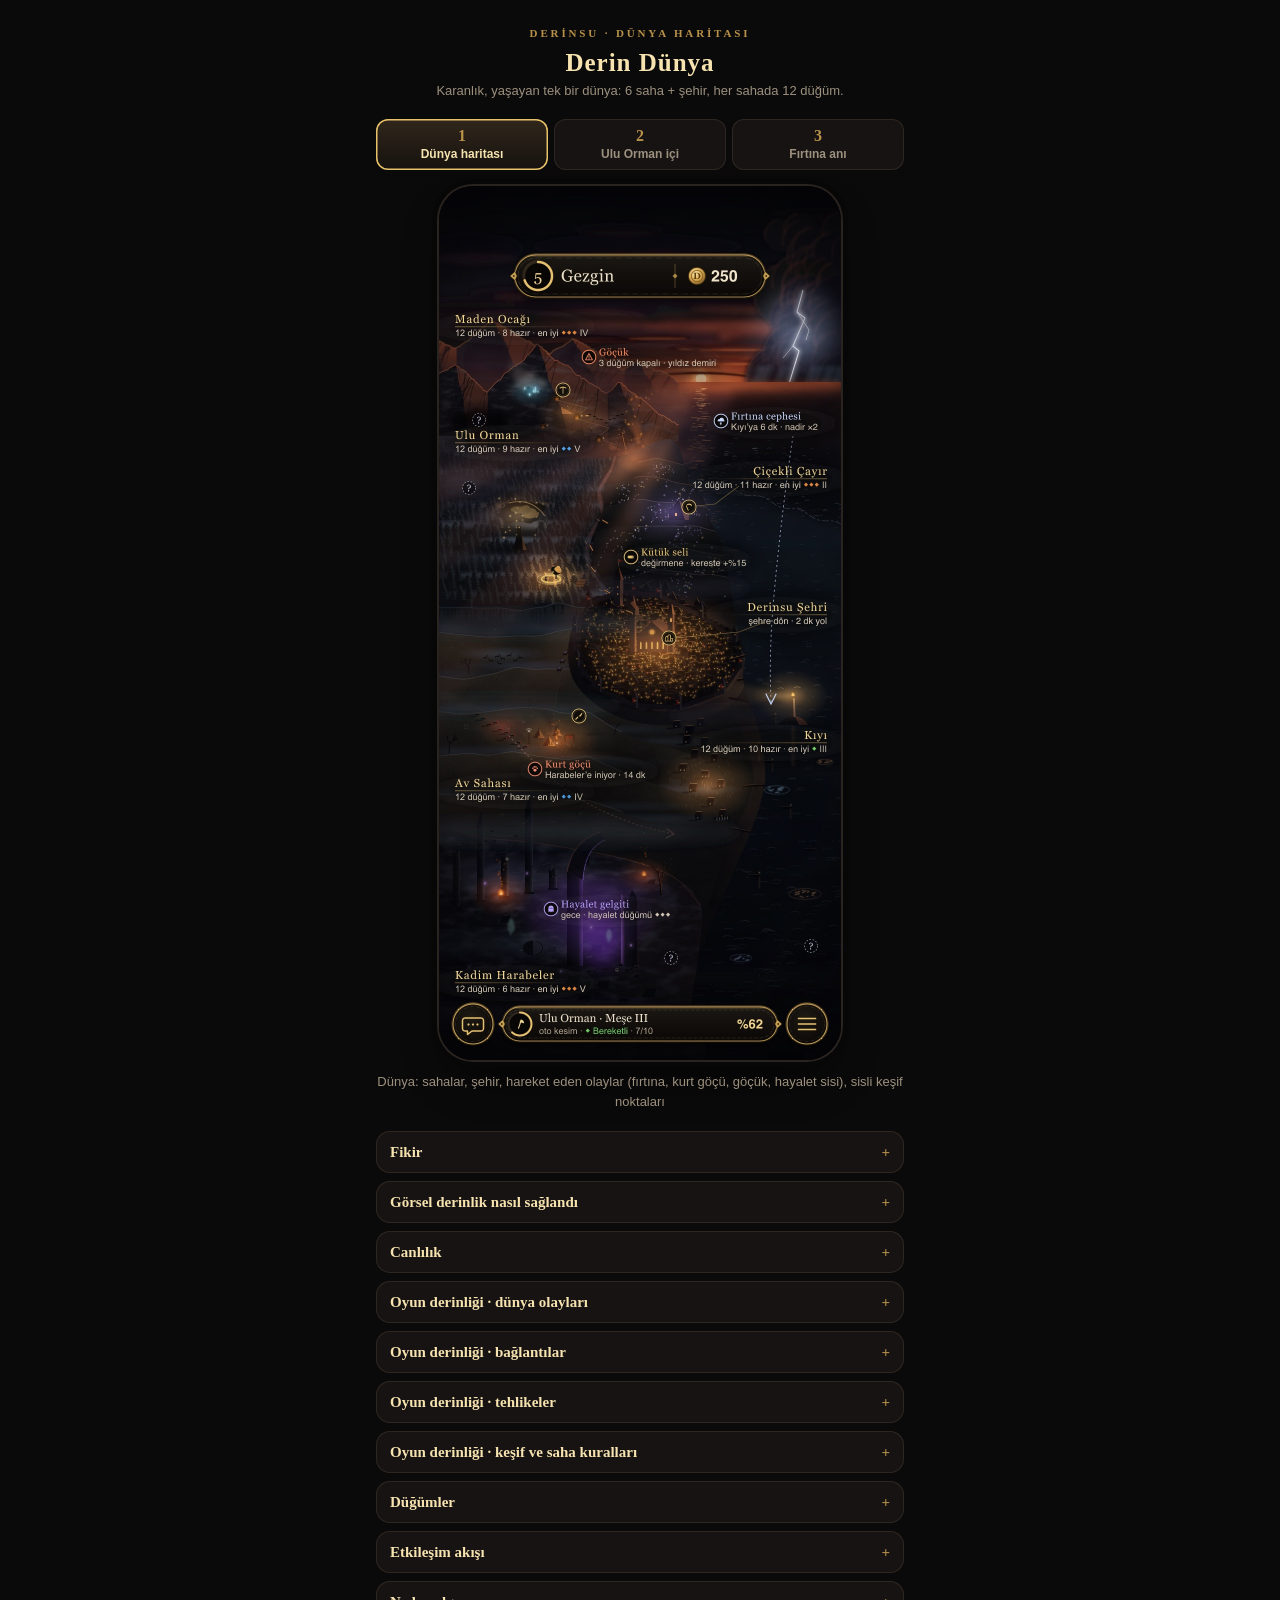
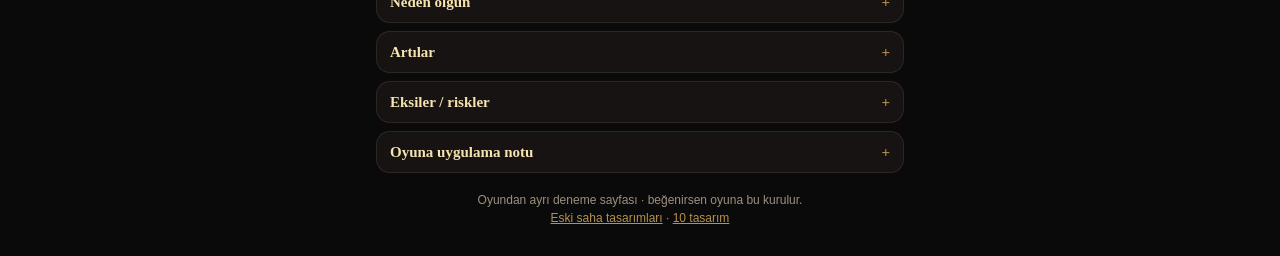
<file: tasarim/derin/index.html>
<!doctype html><html lang="tr"><head><meta charset="utf-8"><meta name="viewport" content="width=device-width, initial-scale=1, viewport-fit=cover"><meta name="robots" content="noindex"><title>Derin Dünya</title>
<style>
:root{--bg:#0b0a0a;--card:#161312;--line:#2e2620;--gold:#e7c26a;--gold2:#b8924a;--text:#ece2d0;--muted:#9c907e}
*{box-sizing:border-box;-webkit-tap-highlight-color:transparent}
html,body{margin:0;background:var(--bg);color:var(--text);font:15px/1.55 -apple-system,BlinkMacSystemFont,"Segoe UI",sans-serif}
body{padding:env(safe-area-inset-top) 16px calc(env(safe-area-inset-bottom) + 28px);max-width:560px;margin:0 auto}
header{text-align:center;padding:20px 0 8px}header small{font:700 11px/1 Georgia,serif;letter-spacing:.26em;text-transform:uppercase;color:var(--gold2)}
header h1{margin:6px 0 4px;font:700 25px/1.1 Georgia,serif;color:#f6e3b0;letter-spacing:.04em}header p{margin:0;font-size:13px;color:var(--muted)}
.tabs{position:sticky;top:0;z-index:5;display:grid;grid-template-columns:repeat(3,1fr);gap:6px;padding:10px 0;background:linear-gradient(var(--bg) 80%,transparent)}
.tab{appearance:none;border:0;border-radius:12px;padding:9px 4px;background:var(--card);color:var(--muted);box-shadow:inset 0 0 0 1px var(--line);font:600 12px/1.2 -apple-system,sans-serif;cursor:pointer}
.tab b{display:block;font:700 16px/1 Georgia,serif;color:var(--gold2);margin-bottom:3px}.tab.on{background:linear-gradient(180deg,#30261b,#17120e);color:#f6e3b0;box-shadow:inset 0 0 0 1.5px var(--gold)}
.phone{width:min(100%,402px);margin:6px auto 0;aspect-ratio:402/874;border-radius:34px;overflow:hidden;background:#000;box-shadow:0 0 0 2px #2a2420,0 0 0 7px #080707,0 24px 50px -20px #000}
.phone img{width:100%;height:100%;object-fit:cover;display:block}
.cap{text-align:center;margin:12px 0 0;color:var(--muted);font-size:13px}
section{margin-top:18px}details{margin:0 0 8px;border-radius:14px;background:var(--card);box-shadow:inset 0 0 0 1px var(--line)}
summary{cursor:pointer;padding:12px 14px;font:700 15px/1.2 Georgia,serif;color:#f6e3b0;list-style:none}summary::after{content:"+";float:right;color:var(--gold2)}details[open] summary::after{content:"–"}
details p{margin:0;padding:0 14px 14px;font-size:13.5px;color:#d6cbb8}
footer{margin-top:18px;text-align:center;font-size:12px;color:var(--muted)}footer a{color:var(--gold2)}
</style></head><body>
<header><small>Derinsu · dünya haritası</small><h1>Derin Dünya</h1><p>Karanlık, yaşayan tek bir dünya: 6 saha + şehir, her sahada 12 düğüm.</p></header>
<nav class="tabs" id="tabs"><button class="tab on" data-i="1"><b>1</b>Dünya haritası</button><button class="tab" data-i="2"><b>2</b>Ulu Orman içi</button><button class="tab" data-i="3"><b>3</b>Fırtına anı</button></nav>
<div class="phone"><img id="img" src="derin-1.jpg" alt="Dünya haritası"></div>
<p class="cap" id="cap"></p>
<section><details><summary>Fikir</summary><p>Tek parça, sinematik bir dünya: kızıl ufuk yarığında batan hasta güneş, sağ ufuktan denize çöken fırtına, kömür karası bir kara. Ekranın çoğu karanlık; sahaları, düğümleri ve olayları yalnız ışık gösterir (izabe ocağı, şehir pencereleri, av kampı ateşi, fener mangalı, harabedeki mor yozlaşma). Path of Exile / Diablo havası: soğuk gri-camgöbeği ortam ışığına karşı sıcak ateş havuzları, kül, sis, ıslak kara taş, zincir, kemik, gotik yıkıntı.</p></details><details><summary>Görsel derinlik nasıl sağlandı</summary><p>Katman sırası gök → uzak dağ → maden dağı → vadi sisi → orman/çayır platosu → şev → şehir → bozkır sırtları → harabe ön planı. Her katmanın arkasına daha açık bir sis bandı konur; koyu siluet açık sise karşı okunur (karanlıkta derinliğin asıl kuralı). Uzak katmanlar açık ve morumsu, yakınlar kömür karası. Ufka bakan yüzlerde kızıl kenar ışığı, ateşe bakan yüzlerde turuncu kenar, gölge yüzlerde soğuk yansıma. Son adımda bir &quot;karanlık geçişi&quot; var: tüm sahne kararır, 15 ışık havuzunun yerinden delinir, sonra ışıklar ekran karışımıyla geri eklenir. Üstüne düşük frekanslı boya dokusu, film greni ve vinyet.</p></details><details><summary>Canlılık</summary><p>İzabe bacasından sola sürüklenen duman ve kor, nehirde yüzen kütükler, fenerli madenciler, dere kenarında oduncu, çayırda fenerli otçular ve ışıyan gece sefaları, şehirde yüzlerce yanan pencere ve baca dumanı, ot taşıyan katır kervanı, geyik sürüsü, kızıl gözlü kurt sürüsü ve tozu, av kampı ateşi, iskele fenerlerinin suya düşen ışık sütunları, dönen tekneler, deniz feneri hüzmesi, şimşek, yağmur perdeleri, karga sürüleri, her yerde süzülen kül.</p></details><details><summary>Oyun derinliği · dünya olayları</summary><p>Olaylar haritada gerçekten hareket eder. <i>Fırtına cephesi</i> (≈90 dk&#x27;da bir, 25 dk sürer): 6 dk önceden denizde koyu rüzgâr şeridi olarak görünür; Kıyı&#x27;da Zengin ve Eşsiz sürü şansı ×2, yalnız fırtınada çıkan Eşsiz V &quot;Fırtına Yayını&quot; sürüsü, tekneler %30 yavaş, sığ (Sıradan/Bereketli) sürüler 0:30 içinde dağılır; bitince Harabeler&#x27;e döner ve hayalet gelgitini başlatır. <i>Kurt göçü</i> (14 dk): ormandan bozkıra iner, rota boyunca Av Sahası&#x27;na +3 kurt düğümü ekler, Ulu Orman&#x27;da &quot;Kurtlar yakında&quot; uyarısı verir (4 dk sonra kesim %20 yavaşlar).</p></details><details><summary>Oyun derinliği · bağlantılar</summary><p><i>Kütük seli:</i> Ulu Orman&#x27;da kesilen kütüğü dereye bırakırsan nehirden şehirdeki değirmene akar ve kereste üretimi +%15 olur (haritada kütükler nehirde görünür). <i>Ot kervanı:</i> Çiçekli Çayır&#x27;dan teslim edilen kekik/adaçayı av kampına gider; kamp dolu iken Av Sahası&#x27;nda tuzak sayısı +1. Sahalar birbirini besler; bu yüzden oyuncu tek sahada kalmaz.</p></details><details><summary>Oyun derinliği · tehlikeler</summary><p><i>Göçük</i> (Maden Ocağı): 3 düğüm 20 dk kapanır ama yıldız demiri damarı açığa çıkar (Eşsiz V, V. kazma gerek); toz bulutu ve camgöbeği ışıltı olarak çizildi. <i>Hayalet sisi/gelgiti</i> (Kadim Harabeler): yalnız gece; hayalet düğümü ◆◆◆ verir ama sis içindeki düğümlerde vuruş kaçırma şansı +%15. <i>Kurtlar</i> (orman): yavaşlatma.</p></details><details><summary>Oyun derinliği · keşif ve saha kuralları</summary><p>Her sahada 1–2 sisli &quot;?&quot; düğüm var; yakındaki düğümleri toplarken 3 iz toplanınca açılır (genelde bir kademe yüksek). Saha kuralları: Orman yavaş büyür (kesilen yerde fidan, 6 dk sonra yeni düğüm); Maden&#x27;in derin galerileri fener ister; Çayır&#x27;da gece sefası yalnız gece açar; Av Sahası&#x27;nda sürüler yer değiştirir; Harabeler gece güçlenir; Kıyı gelgit ve fırtınaya bağlıdır.</p></details><details><summary>Düğümler</summary><p>Saha içinde 12 düğüm araziye yerleşik; her biri bir ağaç (huş I, çam II, meşe III, sedir IV, ulu çınar V). Yerde nitelik renginde ışıyan rün halkası (beyaz/yeşil/mavi/turuncu), bronz plaka üstünde kademe, üstünde ◆ taşları, altında kalan ürün ve ömür. Ölmek üzere olan düğüm kırmızı &quot;0:48 · soluyor&quot;; kilitli ulu çınar zincirlerle bağlı, &quot;V. balta gerek&quot;; kesilmiş kütükte fidan ve &quot;yeni düğüm 0:42&quot;; sisli düğüm &quot;?&quot; ve &quot;keşfet · 1 iz&quot;; toplanan meşede altın ilerleme halkası (%62) ve baltasını kaldırmış kukuletalı oduncu.</p></details><details><summary>Etkileşim akışı</summary><p>Harita → sahaya dokun (ya da etiketine) → saha ekranı: düğüme dokun, alt şeritte seçili düğüm (Meşe III · ◆ Bereketli · 7/10 · 3 dk, ilerleme çubuğu, çanta) → Oto / Elle anahtarı. Sol üst geri düğmesi haritaya, sağ üst düğme şehre döner; haritada &quot;Derinsu Şehri · şehre dön&quot; etiketi de var. Olay başlayınca haritadaki çip olay afişine açılır (süre, etkiler, &quot;Kıyı&#x27;ya git · 2 dk&quot;).</p></details><details><summary>Neden olgun</summary><p>Sevimli şekil yok; anlatımı ışık ve siluet yapıyor. Renk kısık, doygun renk yalnız sinyal olarak var (nitelik rünleri, ateş, yozlaşma moru). Yazılar sahnenin üstünde kutu değil, yumuşak koyu hale içinde küçük serif başlık + sans sayı. Arayüz aşınmış bronz çerçeve, kazıma kesik çizgi, köşe elmasları: oyunun kömür + altın dili korunuyor.</p></details><details><summary>Artılar</summary><p>Dünya tek bakışta &quot;yaşıyor&quot; (olaylar, bağlantılar, tehlikeler sahnenin içinde). Oyuncuya her açılışta bir sebep veriyor (fırtına geldi, kurtlar iniyor, göçük açıldı). Karanlık zemin hem düşük detaylı alanları saklıyor hem de ışık havuzlarına bakışı yönlendiriyor. Üç ekran aynı ışık dilini paylaşıyor.</p></details><details><summary>Eksiler / riskler</summary><p>Güneş altında ya da düşük parlaklıkta karanlık sahne kaybolabilir (parlaklık ayarı ve &quot;aydınlık harita&quot; seçeneği gerekir). Dünya ölçeğinde küçük ayrıntılar telefonda zor seçilir; haritada aynı anda en çok 3–4 olay çipi gösterilmeli, gerisi olay günlüğüne. Çok ışık + parçacık düşük telefonlarda pil yer. Elle çizilen sanatla bu kaliteye ulaşmak ciddi üretim süresi ister.</p></details><details><summary>Oyuna uygulama notu</summary><p>Katmanlı tuval: (1) her ekran için önceden çizilmiş durağan arka plan (bu SVG üreticileri ya da boyama, 2× WebP, en çok ~7M piksel); (2) ayrı paralaks katmanları (gök, uzak, orta, ön) hafif kaydırma için; (3) ışık tuvali: kara dolgu + her ışık için `destination-out` radyal gradyan, alfa titreşimiyle canlı ateş; (4) küçük parçacık tuvali (kül, kor, yağmur, kütük ve kurt sürüsü eğri üstünde); (5) DOM arayüz (HUD, etiketler, düğüm plakaları). Büyük tuvalde `ctx.filter` blur kullanma; sis ve duman önceden bulanıklaştırılmış sprite olarak çizilsin. Olay takvimi sunucusuz: gerçek saate bağlı tohumlu çizelge, böylece herkes aynı fırtınayı görür ve kayıt localStorage&#x27;da kalır.</p></details></section>
<footer>Oyundan ayrı deneme sayfası · beğenirsen oyuna bu kurulur.<br><a href="../">Eski saha tasarımları</a> · <a href="../dunya/">10 tasarım</a></footer>
<script>
const C={1:'Dünya: sahalar, şehir, hareket eden olaylar (fırtına, kurt göçü, göçük, hayalet sisi), sisli keşif noktaları',2:'Saha içi: 12 düğüm, kademe I–V, nitelik halkaları, soluyan / kilitli / yeni / sisli düğümler, Oto–Elle',3:'Olay anı: denizde fırtına cephesi, süre, etkiler ve “Kıyı’ya git”'};
const img=document.getElementById('img'),cap=document.getElementById('cap');cap.textContent=C[1];
document.getElementById('tabs').addEventListener('click',e=>{const b=e.target.closest('[data-i]');if(!b)return;document.querySelectorAll('.tab').forEach(t=>t.classList.toggle('on',t===b));img.src='derin-'+b.dataset.i+'.jpg';cap.textContent=C[b.dataset.i];});
</script></body></html>
</file>
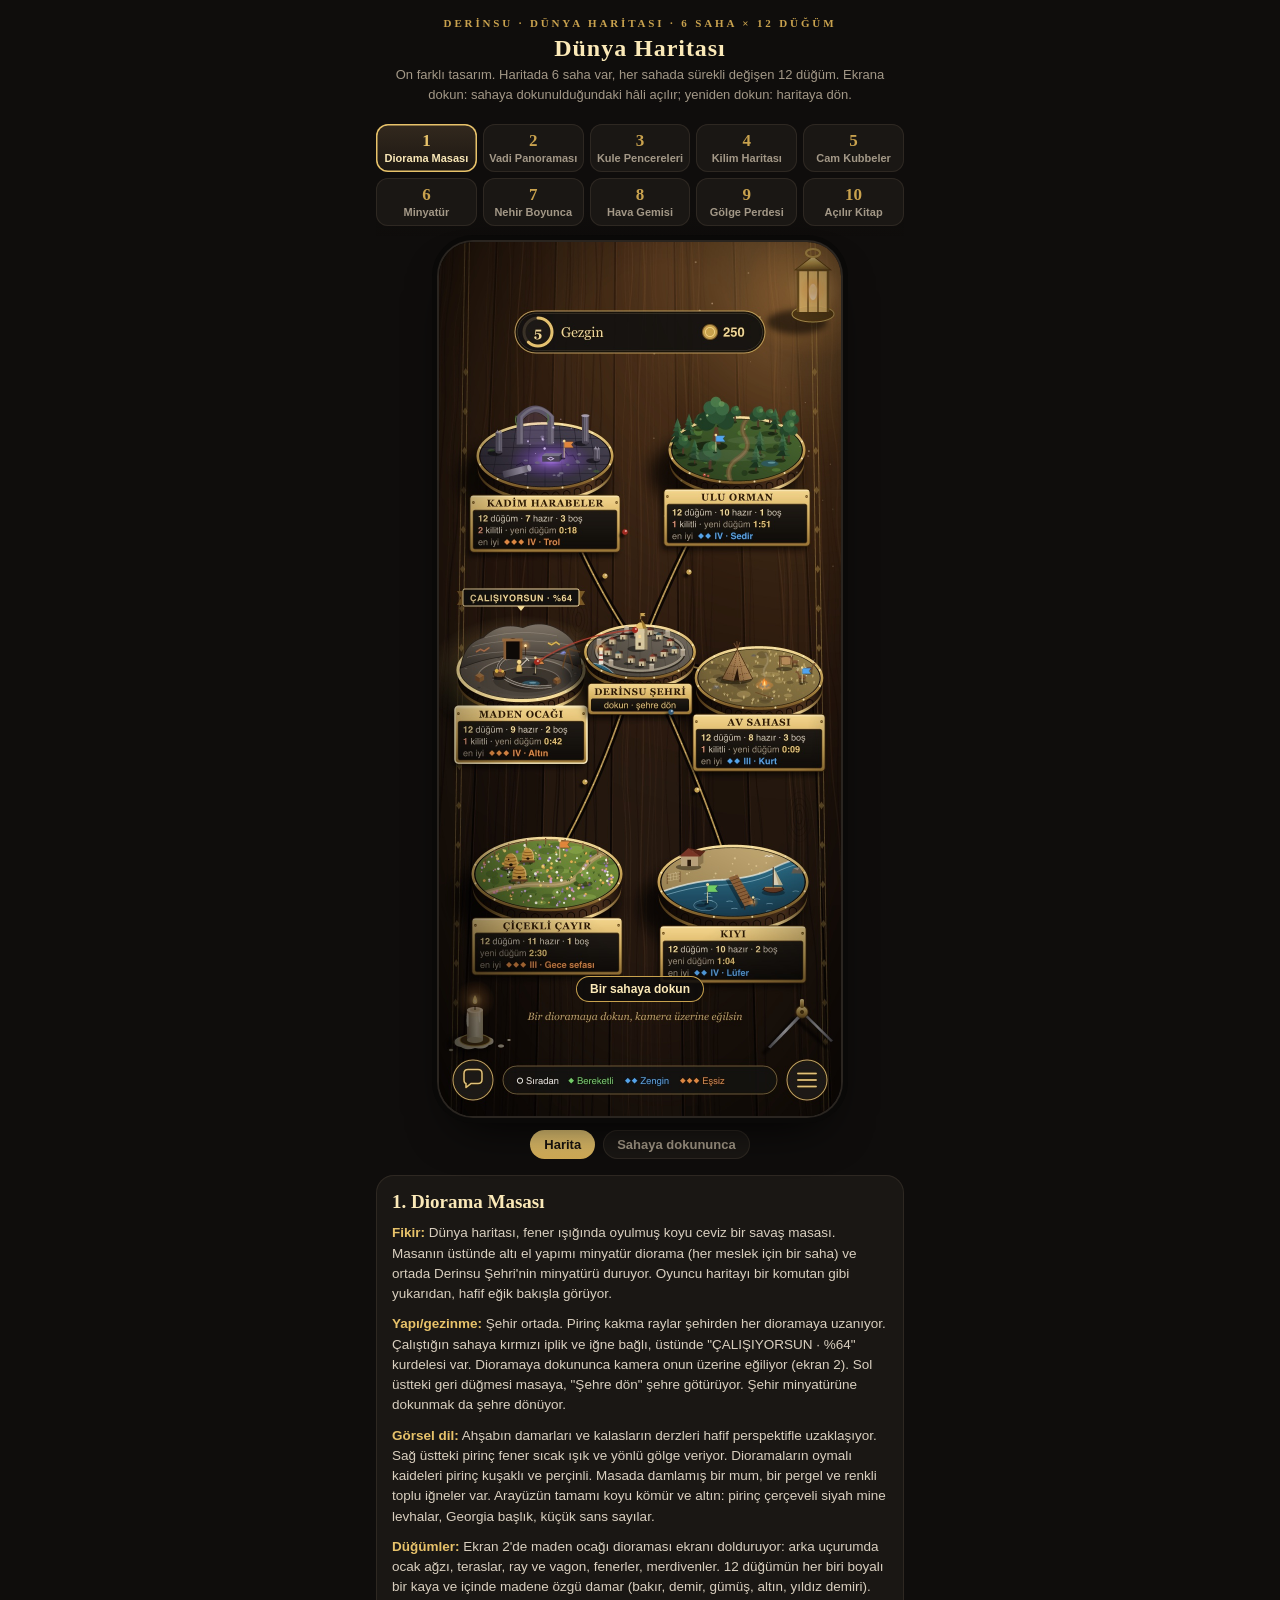
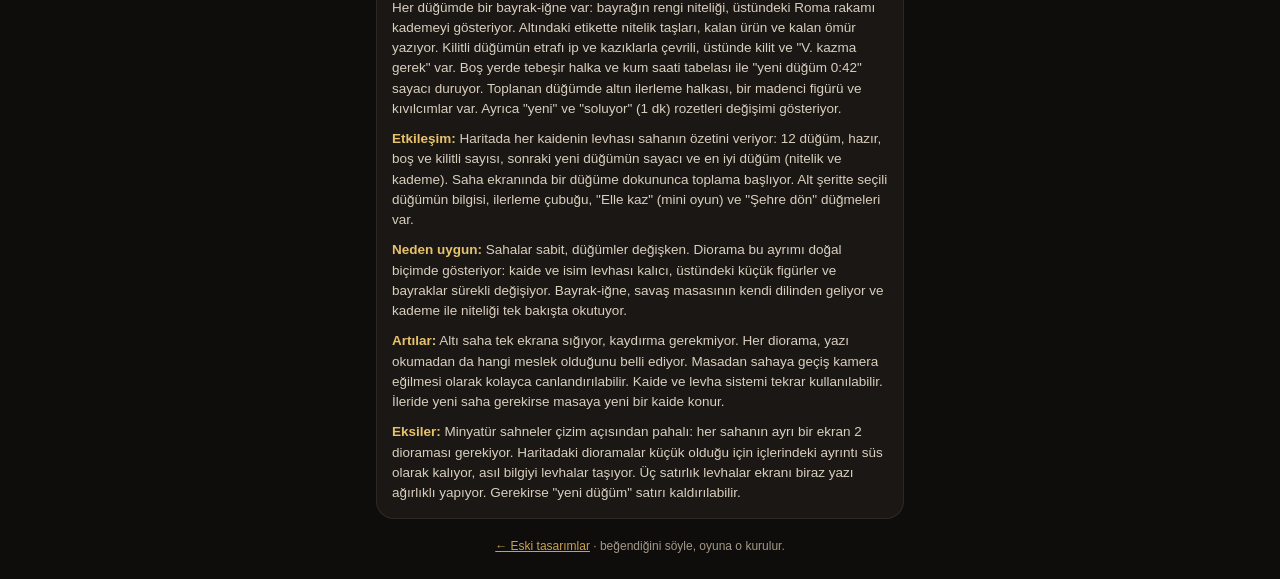
<file: tasarim/dunya/index.html>
<!doctype html>
<html lang="tr">
<head>
<meta charset="utf-8">
<meta name="viewport" content="width=device-width, initial-scale=1, viewport-fit=cover">
<meta name="robots" content="noindex">
<title>Dünya Haritası Tasarımları</title>
<style>
  :root { --bg: #0f0d0c; --card: #1a1714; --line: #2e2822; --gold: #e7c26a; --gold2: #c9a24e; --text: #efe6d6; --muted: #a39887; }
  * { box-sizing: border-box; -webkit-tap-highlight-color: transparent; }
  html, body { margin: 0; background: var(--bg); color: var(--text); font: 15px/1.5 -apple-system, BlinkMacSystemFont, "Segoe UI", Roboto, sans-serif; }
  body { padding: env(safe-area-inset-top) 16px calc(env(safe-area-inset-bottom) + 24px); max-width: 560px; margin: 0 auto; }
  header { padding: 18px 0 10px; text-align: center; }
  header small { display: block; font: 700 11px/1 Georgia, serif; letter-spacing: .26em; text-transform: uppercase; color: var(--gold2); }
  header h1 { margin: 6px 0 4px; font: 700 24px/1.1 Georgia, serif; color: #fbe9b8; letter-spacing: .04em; }
  header p { margin: 0; font-size: 13px; color: var(--muted); }
  .tabs { position: sticky; top: 0; z-index: 5; display: grid; grid-template-columns: repeat(5, 1fr); gap: 6px; padding: 10px 0; background: linear-gradient(var(--bg) 80%, transparent); }
  .tab { appearance: none; border: 0; border-radius: 12px; padding: 8px 4px 7px; background: var(--card); color: var(--muted); box-shadow: inset 0 0 0 1px var(--line); cursor: pointer; font: 600 11px/1.15 -apple-system, sans-serif; }
  .tab b { display: block; font: 700 17px/1 Georgia, serif; color: var(--gold2); margin-bottom: 3px; }
  .tab.on { background: linear-gradient(180deg, #33291e, #1c1712); color: #fbe9b8; box-shadow: inset 0 0 0 1.5px var(--gold); }
  .tab.on b { color: var(--gold); }
  .tab[disabled] { opacity: .45; cursor: default; }
  .phone { position: relative; width: min(100%, 402px); margin: 6px auto 0; aspect-ratio: 402 / 874; border-radius: 34px; overflow: hidden; background: #000; box-shadow: 0 0 0 2px #2a2520, 0 0 0 7px #0a0908, 0 24px 50px -20px #000; cursor: pointer; }
  .phone img { position: absolute; inset: 0; width: 100%; height: 100%; object-fit: cover; transition: opacity .45s ease, transform .55s cubic-bezier(.2, .8, .2, 1); }
  .phone img.s2 { opacity: 0; transform: scale(1.06); }
  .phone.open img.s1 { opacity: 0; transform: scale(.97); }
  .phone.open img.s2 { opacity: 1; transform: none; }
  .hint { position: absolute; left: 50%; bottom: 13%; transform: translateX(-50%); padding: 7px 14px; border-radius: 99px; background: rgba(15, 13, 12, .88); color: #fbe9b8; font: 600 12px/1 -apple-system, sans-serif; box-shadow: inset 0 0 0 1px var(--gold2); pointer-events: none; animation: nab 2.2s ease-in-out infinite; white-space: nowrap; }
  .phone.open .hint { opacity: 0; animation: none; }
  @keyframes nab { 50% { box-shadow: inset 0 0 0 1px var(--gold), 0 0 16px rgba(231, 194, 106, .55); } }
  .wait { position: absolute; inset: 0; display: grid; place-items: center; text-align: center; color: var(--muted); font-size: 14px; background: radial-gradient(circle, #1d1916, #0b0a09); }
  .seg { display: flex; justify-content: center; gap: 8px; margin: 14px 0 4px; }
  .seg button { appearance: none; border: 0; border-radius: 99px; padding: 8px 14px; background: var(--card); color: var(--muted); box-shadow: inset 0 0 0 1px var(--line); font: 600 13px/1 -apple-system, sans-serif; cursor: pointer; }
  .seg button.on { color: #1a1410; background: linear-gradient(180deg, #f0d07c, #d6af57); box-shadow: none; }
  article { margin-top: 16px; padding: 16px 16px 6px; border-radius: 18px; background: var(--card); box-shadow: inset 0 0 0 1px var(--line); }
  article h2 { margin: 0 0 10px; font: 700 19px/1.2 Georgia, serif; color: #fbe9b8; }
  article ul { margin: 0; padding: 0; list-style: none; }
  article li { margin: 0 0 10px; font-size: 13.5px; color: #d9cfbf; }
  article li b { color: var(--gold); font-weight: 600; }
  footer { margin-top: 18px; text-align: center; font-size: 12px; color: var(--muted); }
</style>
</head>
<body>
<header><small>Derinsu · dünya haritası · 6 saha × 12 düğüm</small><h1>Dünya Haritası</h1><p>On farklı tasarım. Haritada 6 saha var, her sahada sürekli değişen 12 düğüm. Ekrana dokun: sahaya dokunulduğundaki hâli açılır; yeniden dokun: haritaya dön.</p></header>
<nav class="tabs" id="tabs"></nav>
<div class="phone" id="phone"></div>
<div class="seg" id="seg"><button data-s="1" class="on">Harita</button><button data-s="2">Sahaya dokununca</button></div>
<article id="info"></article>
<footer><a href="../" style="color:#c9a24e">← Eski tasarımlar</a> · beğendiğini söyle, oyuna o kurulur.</footer>
<script src="veri.js"></script>
<script>
  const T = window.TASARIM, tabs = document.getElementById('tabs'), phone = document.getElementById('phone'), info = document.getElementById('info'), seg = document.getElementById('seg');
  let cur = Math.max(0, T.findIndex(t => t.hazir)), open = false;
  const md = s => s.replace(/\*\*(.+?)\*\*/g, '<b>$1</b>');
  function draw() {
    tabs.innerHTML = T.map((t, i) => `<button class="tab ${i === cur ? 'on' : ''}" data-i="${i}" ${t.hazir ? '' : 'disabled'}><b>${i + 1}</b>${t.ad}</button>`).join('');
    const t = T[cur]; open = false; phone.classList.remove('open');
    phone.innerHTML = t.hazir ? `<img class="s1" src="img/${t.id}-1.jpg" alt="${t.ad}: harita"><img class="s2" src="img/${t.id}-2.jpg" alt="${t.ad}: sahaya dokununca"><span class="hint">Bir sahaya dokun</span>` : `<div class="wait">${t.ad}<br>çiziliyor…</div>`;
    info.innerHTML = `<h2>${t.no}. ${t.ad}</h2><ul>${t.notlar.map(n => `<li>${md(n)}</li>`).join('')}</ul>`;
    segSync();
  }
  function segSync() { seg.querySelectorAll('button').forEach(b => b.classList.toggle('on', (b.dataset.s === '2') === open)); }
  tabs.addEventListener('click', e => { const b = e.target.closest('[data-i]'); if (!b || b.disabled) return; cur = +b.dataset.i; draw(); window.scrollTo({ top: 0, behavior: 'smooth' }); });
  phone.addEventListener('click', () => { if (!T[cur].hazir) return; open = !open; phone.classList.toggle('open', open); segSync(); });
  seg.addEventListener('click', e => { const b = e.target.closest('[data-s]'); if (!b || !T[cur].hazir) return; open = b.dataset.s === '2'; phone.classList.toggle('open', open); segSync(); });
  draw();
</script>
</body>
</html>
</file>
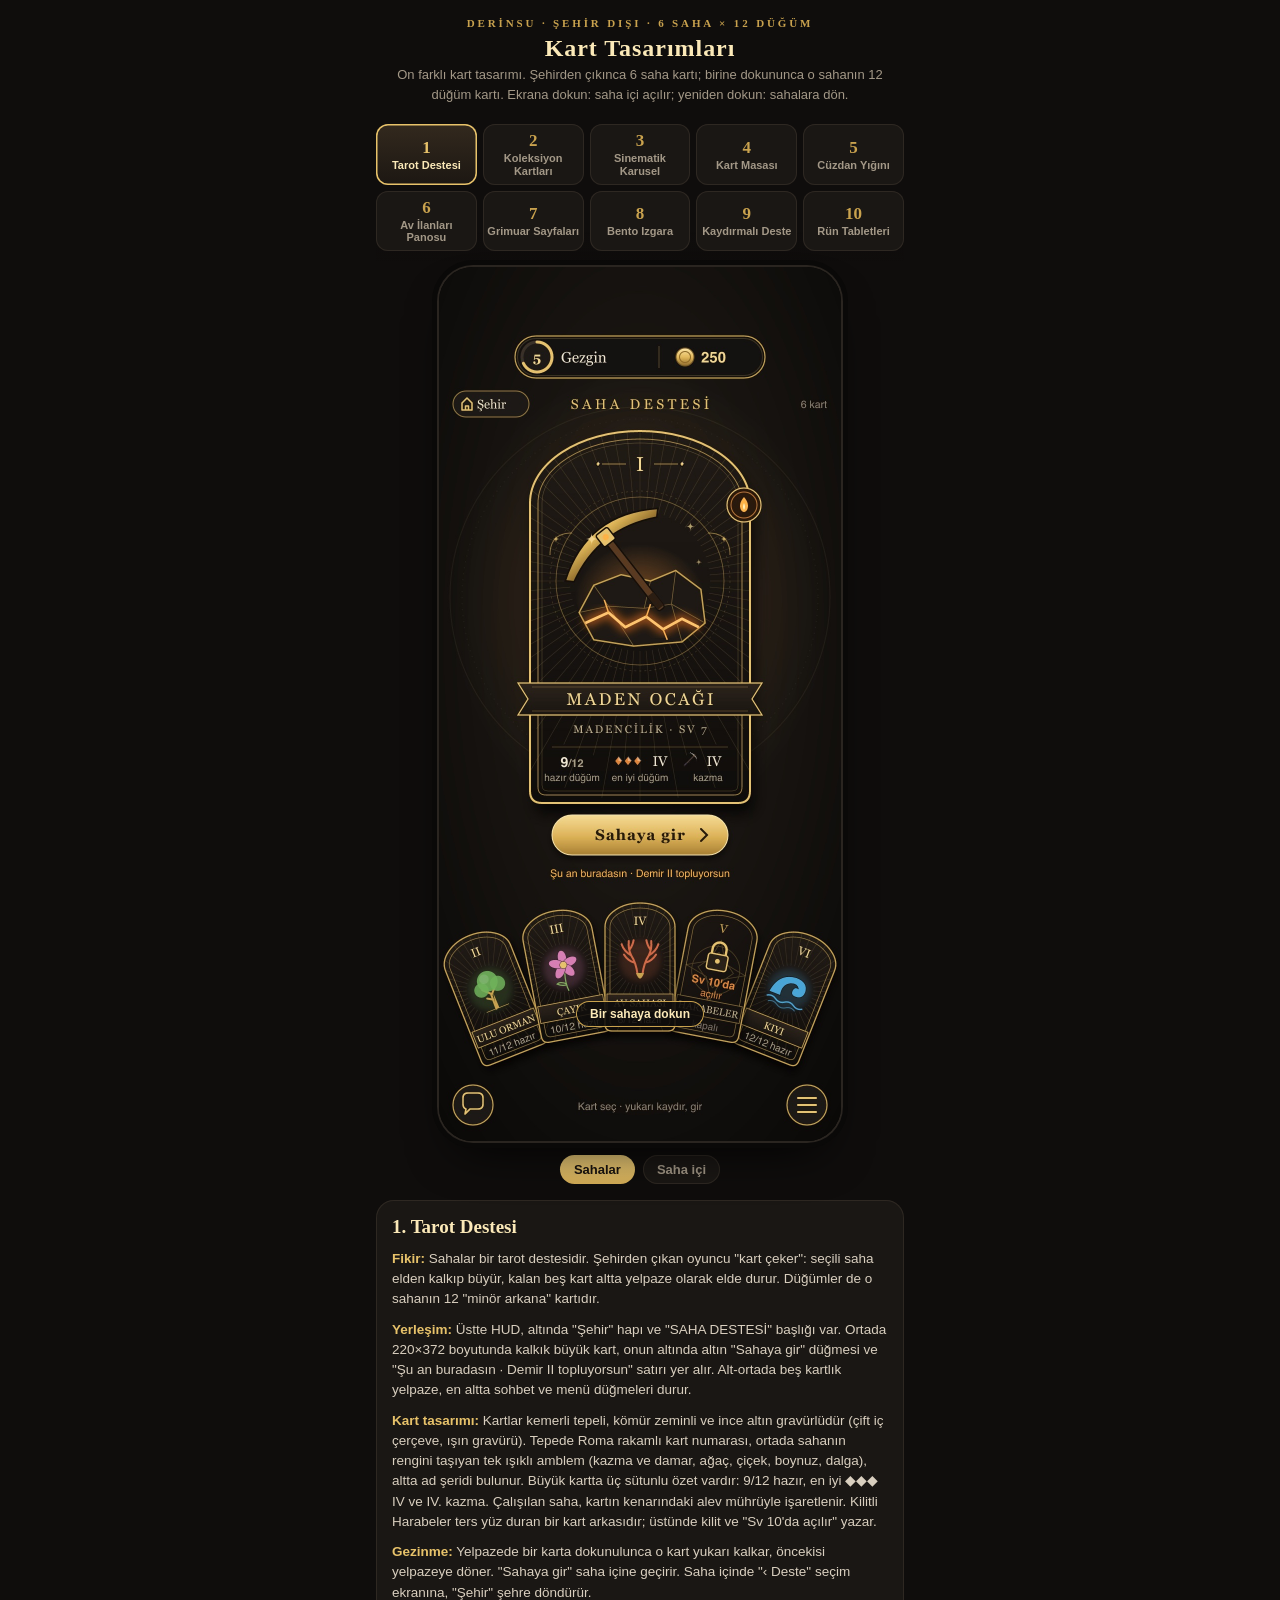
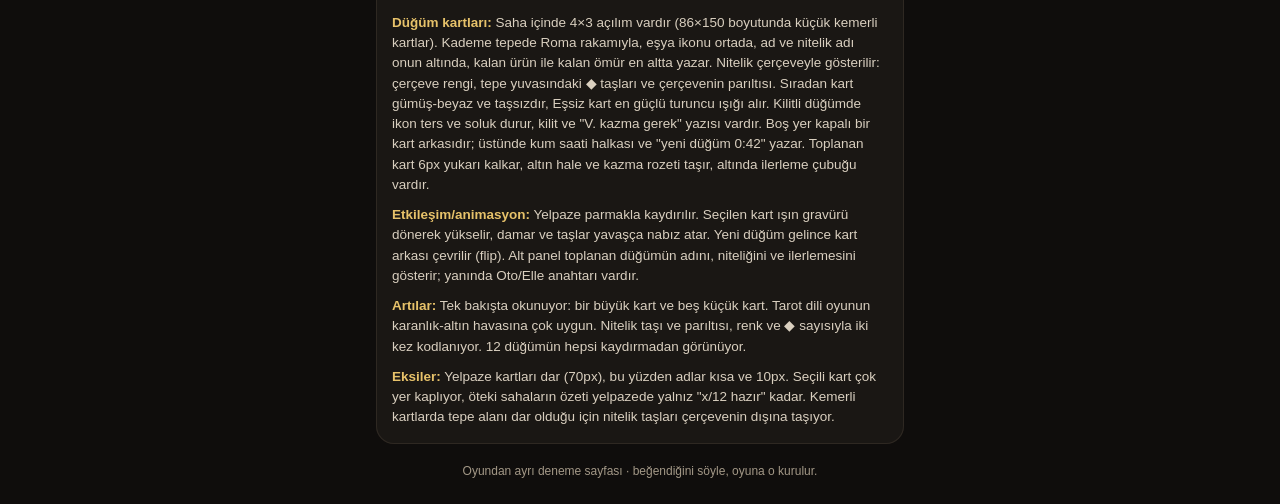
<file: tasarim/kart/index.html>
<!doctype html>
<html lang="tr">
<head>
<meta charset="utf-8">
<meta name="viewport" content="width=device-width, initial-scale=1, viewport-fit=cover">
<meta name="robots" content="noindex">
<title>Kart Tasarımları</title>
<style>
  :root { --bg: #0f0d0c; --card: #1a1714; --line: #2e2822; --gold: #e7c26a; --gold2: #c9a24e; --text: #efe6d6; --muted: #a39887; }
  * { box-sizing: border-box; -webkit-tap-highlight-color: transparent; }
  html, body { margin: 0; background: var(--bg); color: var(--text); font: 15px/1.5 -apple-system, BlinkMacSystemFont, "Segoe UI", Roboto, sans-serif; }
  body { padding: env(safe-area-inset-top) 16px calc(env(safe-area-inset-bottom) + 24px); max-width: 560px; margin: 0 auto; }
  header { padding: 18px 0 10px; text-align: center; }
  header small { display: block; font: 700 11px/1 Georgia, serif; letter-spacing: .26em; text-transform: uppercase; color: var(--gold2); }
  header h1 { margin: 6px 0 4px; font: 700 24px/1.1 Georgia, serif; color: #fbe9b8; letter-spacing: .04em; }
  header p { margin: 0; font-size: 13px; color: var(--muted); }
  .tabs { position: sticky; top: 0; z-index: 5; display: grid; grid-template-columns: repeat(5, 1fr); gap: 6px; padding: 10px 0; background: linear-gradient(var(--bg) 80%, transparent); }
  .tab { appearance: none; border: 0; border-radius: 12px; padding: 8px 4px 7px; background: var(--card); color: var(--muted); box-shadow: inset 0 0 0 1px var(--line); cursor: pointer; font: 600 11px/1.15 -apple-system, sans-serif; }
  .tab b { display: block; font: 700 17px/1 Georgia, serif; color: var(--gold2); margin-bottom: 3px; }
  .tab.on { background: linear-gradient(180deg, #33291e, #1c1712); color: #fbe9b8; box-shadow: inset 0 0 0 1.5px var(--gold); }
  .tab.on b { color: var(--gold); }
  .tab[disabled] { opacity: .45; cursor: default; }
  .phone { position: relative; width: min(100%, 402px); margin: 6px auto 0; aspect-ratio: 402 / 874; border-radius: 34px; overflow: hidden; background: #000; box-shadow: 0 0 0 2px #2a2520, 0 0 0 7px #0a0908, 0 24px 50px -20px #000; cursor: pointer; }
  .phone img { position: absolute; inset: 0; width: 100%; height: 100%; object-fit: cover; transition: opacity .45s ease, transform .55s cubic-bezier(.2, .8, .2, 1); }
  .phone img.s2 { opacity: 0; transform: scale(1.06); }
  .phone.open img.s1 { opacity: 0; transform: scale(.97); }
  .phone.open img.s2 { opacity: 1; transform: none; }
  .hint { position: absolute; left: 50%; bottom: 13%; transform: translateX(-50%); padding: 7px 14px; border-radius: 99px; background: rgba(15, 13, 12, .88); color: #fbe9b8; font: 600 12px/1 -apple-system, sans-serif; box-shadow: inset 0 0 0 1px var(--gold2); pointer-events: none; animation: nab 2.2s ease-in-out infinite; white-space: nowrap; }
  .phone.open .hint { opacity: 0; animation: none; }
  @keyframes nab { 50% { box-shadow: inset 0 0 0 1px var(--gold), 0 0 16px rgba(231, 194, 106, .55); } }
  .wait { position: absolute; inset: 0; display: grid; place-items: center; text-align: center; color: var(--muted); font-size: 14px; background: radial-gradient(circle, #1d1916, #0b0a09); }
  .seg { display: flex; justify-content: center; gap: 8px; margin: 14px 0 4px; }
  .seg button { appearance: none; border: 0; border-radius: 99px; padding: 8px 14px; background: var(--card); color: var(--muted); box-shadow: inset 0 0 0 1px var(--line); font: 600 13px/1 -apple-system, sans-serif; cursor: pointer; }
  .seg button.on { color: #1a1410; background: linear-gradient(180deg, #f0d07c, #d6af57); box-shadow: none; }
  article { margin-top: 16px; padding: 16px 16px 6px; border-radius: 18px; background: var(--card); box-shadow: inset 0 0 0 1px var(--line); }
  article h2 { margin: 0 0 10px; font: 700 19px/1.2 Georgia, serif; color: #fbe9b8; }
  article ul { margin: 0; padding: 0; list-style: none; }
  article li { margin: 0 0 10px; font-size: 13.5px; color: #d9cfbf; }
  article li b { color: var(--gold); font-weight: 600; }
  footer { margin-top: 18px; text-align: center; font-size: 12px; color: var(--muted); }
</style>
</head>
<body>
<header><small>Derinsu · şehir dışı · 6 saha × 12 düğüm</small><h1>Kart Tasarımları</h1><p>On farklı kart tasarımı. Şehirden çıkınca 6 saha kartı; birine dokununca o sahanın 12 düğüm kartı. Ekrana dokun: saha içi açılır; yeniden dokun: sahalara dön.</p></header>
<nav class="tabs" id="tabs"></nav>
<div class="phone" id="phone"></div>
<div class="seg" id="seg"><button data-s="1" class="on">Sahalar</button><button data-s="2">Saha içi</button></div>
<article id="info"></article>
<footer>Oyundan ayrı deneme sayfası · beğendiğini söyle, oyuna o kurulur.</footer>
<script src="veri.js"></script>
<script>
  const T = window.TASARIM, tabs = document.getElementById('tabs'), phone = document.getElementById('phone'), info = document.getElementById('info'), seg = document.getElementById('seg');
  let cur = Math.max(0, T.findIndex(t => t.hazir)), open = false;
  const md = s => s.replace(/\*\*(.+?)\*\*/g, '<b>$1</b>');
  function draw() {
    tabs.innerHTML = T.map((t, i) => `<button class="tab ${i === cur ? 'on' : ''}" data-i="${i}" ${t.hazir ? '' : 'disabled'}><b>${i + 1}</b>${t.ad}</button>`).join('');
    const t = T[cur]; open = false; phone.classList.remove('open');
    phone.innerHTML = t.hazir ? `<img class="s1" src="img/${t.id}-1.jpg" alt="${t.ad}: sahalar"><img class="s2" src="img/${t.id}-2.jpg" alt="${t.ad}: saha içi"><span class="hint">Bir sahaya dokun</span>` : `<div class="wait">${t.ad}<br>çiziliyor…</div>`;
    info.innerHTML = `<h2>${t.no}. ${t.ad}</h2><ul>${t.notlar.map(n => `<li>${md(n)}</li>`).join('')}</ul>`;
    segSync();
  }
  function segSync() { seg.querySelectorAll('button').forEach(b => b.classList.toggle('on', (b.dataset.s === '2') === open)); }
  tabs.addEventListener('click', e => { const b = e.target.closest('[data-i]'); if (!b || b.disabled) return; cur = +b.dataset.i; draw(); window.scrollTo({ top: 0, behavior: 'smooth' }); });
  phone.addEventListener('click', () => { if (!T[cur].hazir) return; open = !open; phone.classList.toggle('open', open); segSync(); });
  seg.addEventListener('click', e => { const b = e.target.closest('[data-s]'); if (!b || !T[cur].hazir) return; open = b.dataset.s === '2'; phone.classList.toggle('open', open); segSync(); });
  draw();
</script>
</body>
</html>
</file>
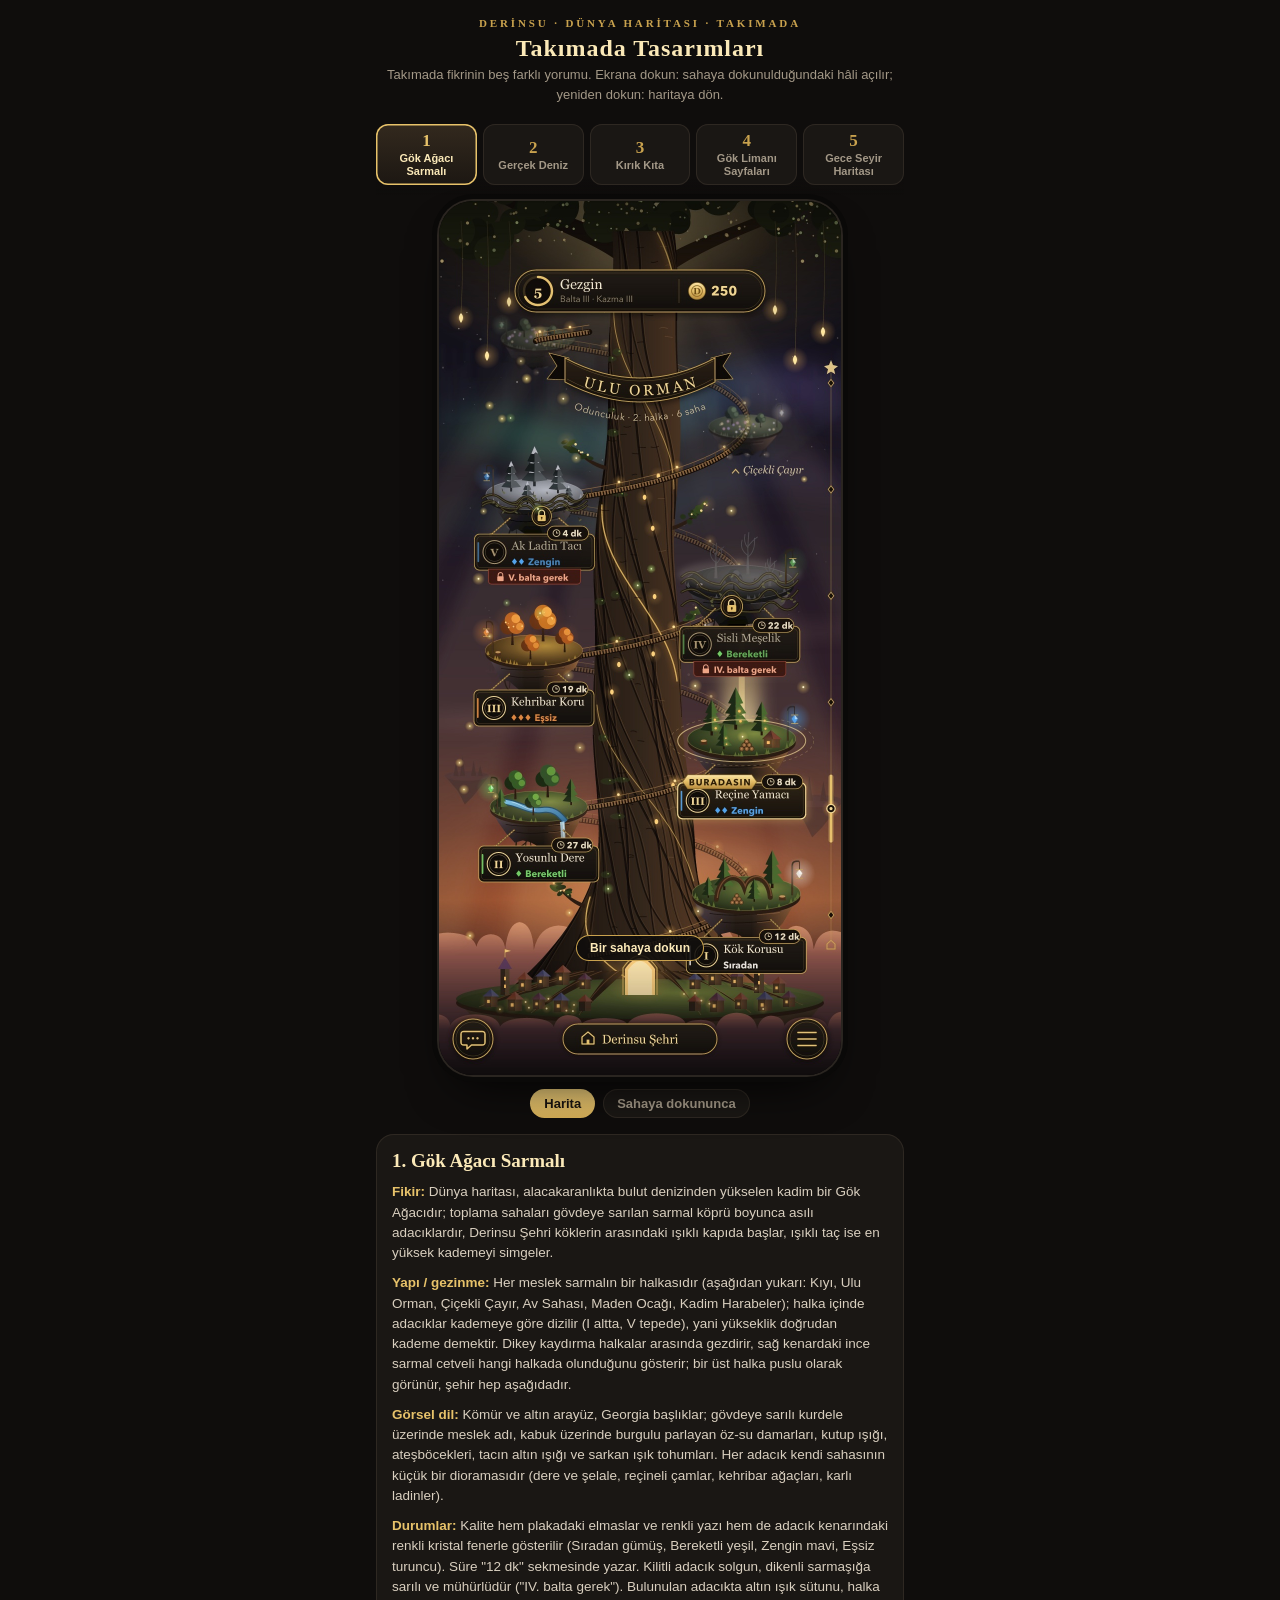
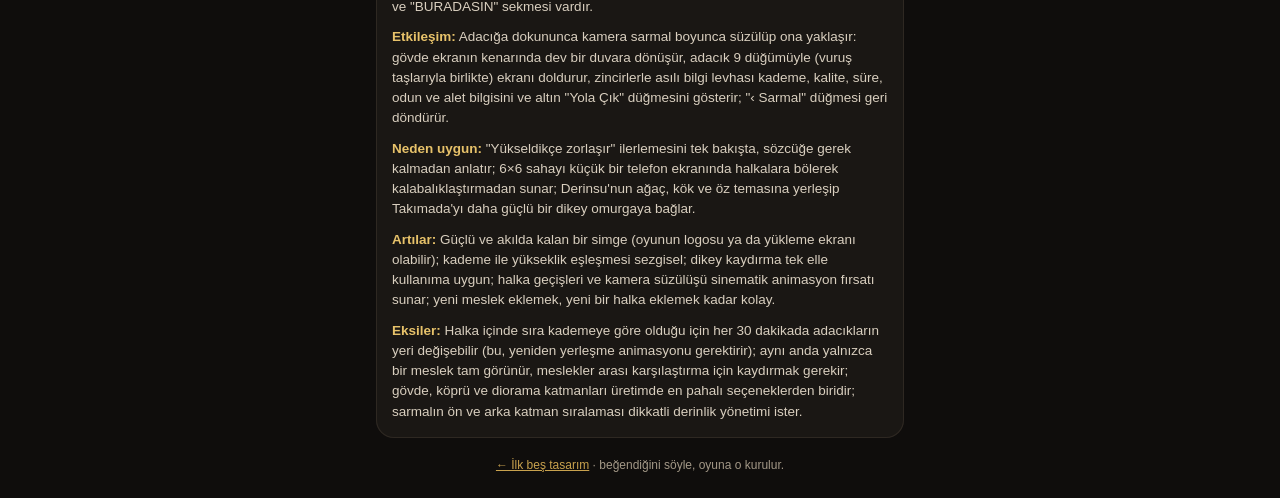
<file: tasarim/takimada/index.html>
<!doctype html>
<html lang="tr">
<head>
<meta charset="utf-8">
<meta name="viewport" content="width=device-width, initial-scale=1, viewport-fit=cover">
<meta name="robots" content="noindex">
<title>Takımada Tasarımları</title>
<style>
  :root { --bg: #0f0d0c; --card: #1a1714; --line: #2e2822; --gold: #e7c26a; --gold2: #c9a24e; --text: #efe6d6; --muted: #a39887; }
  * { box-sizing: border-box; -webkit-tap-highlight-color: transparent; }
  html, body { margin: 0; background: var(--bg); color: var(--text); font: 15px/1.5 -apple-system, BlinkMacSystemFont, "Segoe UI", Roboto, sans-serif; }
  body { padding: env(safe-area-inset-top) 16px calc(env(safe-area-inset-bottom) + 24px); max-width: 560px; margin: 0 auto; }
  header { padding: 18px 0 10px; text-align: center; }
  header small { display: block; font: 700 11px/1 Georgia, serif; letter-spacing: .26em; text-transform: uppercase; color: var(--gold2); }
  header h1 { margin: 6px 0 4px; font: 700 24px/1.1 Georgia, serif; color: #fbe9b8; letter-spacing: .04em; }
  header p { margin: 0; font-size: 13px; color: var(--muted); }
  .tabs { position: sticky; top: 0; z-index: 5; display: grid; grid-template-columns: repeat(5, 1fr); gap: 6px; padding: 10px 0; background: linear-gradient(var(--bg) 80%, transparent); }
  .tab { appearance: none; border: 0; border-radius: 12px; padding: 8px 4px 7px; background: var(--card); color: var(--muted); box-shadow: inset 0 0 0 1px var(--line); cursor: pointer; font: 600 11px/1.15 -apple-system, sans-serif; }
  .tab b { display: block; font: 700 17px/1 Georgia, serif; color: var(--gold2); margin-bottom: 3px; }
  .tab.on { background: linear-gradient(180deg, #33291e, #1c1712); color: #fbe9b8; box-shadow: inset 0 0 0 1.5px var(--gold); }
  .tab.on b { color: var(--gold); }
  .tab[disabled] { opacity: .45; cursor: default; }
  .phone { position: relative; width: min(100%, 402px); margin: 6px auto 0; aspect-ratio: 402 / 874; border-radius: 34px; overflow: hidden; background: #000; box-shadow: 0 0 0 2px #2a2520, 0 0 0 7px #0a0908, 0 24px 50px -20px #000; cursor: pointer; }
  .phone img { position: absolute; inset: 0; width: 100%; height: 100%; object-fit: cover; transition: opacity .45s ease, transform .55s cubic-bezier(.2, .8, .2, 1); }
  .phone img.s2 { opacity: 0; transform: scale(1.06); }
  .phone.open img.s1 { opacity: 0; transform: scale(.97); }
  .phone.open img.s2 { opacity: 1; transform: none; }
  .hint { position: absolute; left: 50%; bottom: 13%; transform: translateX(-50%); padding: 7px 14px; border-radius: 99px; background: rgba(15, 13, 12, .88); color: #fbe9b8; font: 600 12px/1 -apple-system, sans-serif; box-shadow: inset 0 0 0 1px var(--gold2); pointer-events: none; animation: nab 2.2s ease-in-out infinite; white-space: nowrap; }
  .phone.open .hint { opacity: 0; animation: none; }
  @keyframes nab { 50% { box-shadow: inset 0 0 0 1px var(--gold), 0 0 16px rgba(231, 194, 106, .55); } }
  .wait { position: absolute; inset: 0; display: grid; place-items: center; text-align: center; color: var(--muted); font-size: 14px; background: radial-gradient(circle, #1d1916, #0b0a09); }
  .seg { display: flex; justify-content: center; gap: 8px; margin: 14px 0 4px; }
  .seg button { appearance: none; border: 0; border-radius: 99px; padding: 8px 14px; background: var(--card); color: var(--muted); box-shadow: inset 0 0 0 1px var(--line); font: 600 13px/1 -apple-system, sans-serif; cursor: pointer; }
  .seg button.on { color: #1a1410; background: linear-gradient(180deg, #f0d07c, #d6af57); box-shadow: none; }
  article { margin-top: 16px; padding: 16px 16px 6px; border-radius: 18px; background: var(--card); box-shadow: inset 0 0 0 1px var(--line); }
  article h2 { margin: 0 0 10px; font: 700 19px/1.2 Georgia, serif; color: #fbe9b8; }
  article ul { margin: 0; padding: 0; list-style: none; }
  article li { margin: 0 0 10px; font-size: 13.5px; color: #d9cfbf; }
  article li b { color: var(--gold); font-weight: 600; }
  footer { margin-top: 18px; text-align: center; font-size: 12px; color: var(--muted); }
</style>
</head>
<body>
<header><small>Derinsu · dünya haritası · takımada</small><h1>Takımada Tasarımları</h1><p>Takımada fikrinin beş farklı yorumu. Ekrana dokun: sahaya dokunulduğundaki hâli açılır; yeniden dokun: haritaya dön.</p></header>
<nav class="tabs" id="tabs"></nav>
<div class="phone" id="phone"></div>
<div class="seg" id="seg"><button data-s="1" class="on">Harita</button><button data-s="2">Sahaya dokununca</button></div>
<article id="info"></article>
<footer><a href="../" style="color:#c9a24e">← İlk beş tasarım</a> · beğendiğini söyle, oyuna o kurulur.</footer>
<script src="veri.js"></script>
<script>
  const T = window.TASARIM, tabs = document.getElementById('tabs'), phone = document.getElementById('phone'), info = document.getElementById('info'), seg = document.getElementById('seg');
  let cur = Math.max(0, T.findIndex(t => t.hazir)), open = false;
  const md = s => s.replace(/\*\*(.+?)\*\*/g, '<b>$1</b>');
  function draw() {
    tabs.innerHTML = T.map((t, i) => `<button class="tab ${i === cur ? 'on' : ''}" data-i="${i}" ${t.hazir ? '' : 'disabled'}><b>${i + 1}</b>${t.ad}</button>`).join('');
    const t = T[cur]; open = false; phone.classList.remove('open');
    phone.innerHTML = t.hazir ? `<img class="s1" src="img/${t.id}-1.jpg" alt="${t.ad}: harita"><img class="s2" src="img/${t.id}-2.jpg" alt="${t.ad}: sahaya dokununca"><span class="hint">Bir sahaya dokun</span>` : `<div class="wait">${t.ad}<br>çiziliyor…</div>`;
    info.innerHTML = `<h2>${t.no}. ${t.ad}</h2><ul>${t.notlar.map(n => `<li>${md(n)}</li>`).join('')}</ul>`;
    segSync();
  }
  function segSync() { seg.querySelectorAll('button').forEach(b => b.classList.toggle('on', (b.dataset.s === '2') === open)); }
  tabs.addEventListener('click', e => { const b = e.target.closest('[data-i]'); if (!b || b.disabled) return; cur = +b.dataset.i; draw(); window.scrollTo({ top: 0, behavior: 'smooth' }); });
  phone.addEventListener('click', () => { if (!T[cur].hazir) return; open = !open; phone.classList.toggle('open', open); segSync(); });
  seg.addEventListener('click', e => { const b = e.target.closest('[data-s]'); if (!b || !T[cur].hazir) return; open = b.dataset.s === '2'; phone.classList.toggle('open', open); segSync(); });
  draw();
</script>
</body>
</html>
</file>
<file: css/style.css>
/* =========================================================
   DERİNSU — arayüz
   Astralis görsel dili: sıcak kömür zemin · altın vurgu · serif başlıklar · hap formlar
   ========================================================= */
:root {
  --bg: #171514; --s0: #141312; --s1: #171514; --s2: #1c1a19; --s3: #211f1d; --s4: #2d2926;
  --line: #26221f; --line2: #2f2a25; --line3: #413826;
  --text: #e6dfd7; --title: #f6ecd2; --lab: #cfc8c2; --muted: #a0968f; --dim: #847b75;
  --gold: #e7c26a; --gold2: #c9a24e; --gold3: #6d5e3b;
  --good: #9bd68f; --bad: #ee9a86; --warn: #e7b25c; --danger: #e2705f;
  --sell: #ffc2a8; --buy: #c4ecb8;
  --water: #7fb3a8;
  --acc: var(--gold); --accent: var(--gold);
  --safe-t: env(safe-area-inset-top, 0px); --safe-b: env(safe-area-inset-bottom, 0px);
  --dock-h: 44px; --dock-b: calc(var(--safe-b) * .5); --dock-t: calc(var(--dock-h) + var(--dock-b)); --hud-h: 72px;
  /* alt çubuk yok: sahne ekranın altına iner (--ar-b), köşelerde sohbet ve menü düğmeleri yüzer (--cb).
     --cb-row: sahnenin altında köşe düğmelerinin kapladığı şerit; sahnenin içindeki alttaki öğeler bunun üstünden başlar.
     --dock-t yalnız pencere boyu için kalır (pencereler eski boyunda) */
  --ar-b: max(8px, calc(var(--safe-b) * .5)); --cb: 40px; --cb-in: 14px; --cb-row: calc(var(--cb) + var(--cb-in) * 2);
  --fs: 'Alegreya SC', 'Alegreya', Georgia, serif;
  --fb: 'Alegreya', Georgia, serif;
  --fn: 'Inter', -apple-system, BlinkMacSystemFont, 'Segoe UI', Roboto, system-ui, sans-serif;
  --spring: cubic-bezier(.3, 1.35, .45, 1);
  --ease: cubic-bezier(.2, .9, .25, 1);
}
* { box-sizing: border-box; margin: 0; padding: 0; -webkit-tap-highlight-color: transparent; }
html, body {
  height: 100%; overflow: hidden; color: var(--text);
  background: linear-gradient(180deg, #25211e 0%, #171514 32%, #171514 70%, #1b1816 100%) fixed var(--bg);
  font: 400 11.5px/1.35 var(--fb); overscroll-behavior: none; touch-action: manipulation;
  -webkit-user-select: none; user-select: none; -webkit-font-smoothing: antialiased;
}
button { font: inherit; color: inherit; background: none; border: 0; cursor: pointer; text-align: inherit; }
input { font: inherit; color: inherit; }
img { -webkit-user-drag: none; }
.ic { width: 1em; height: 1em; fill: none; stroke: currentColor; stroke-width: 1.8; stroke-linecap: round; stroke-linejoin: round; flex: none; }
.num { font-family: var(--fn); font-variant-numeric: tabular-nums; font-weight: 600; }
.eyebrow { display: inline-flex; align-items: center; gap: 6px; font: 700 9.5px/1 var(--fs); letter-spacing: .2em; text-transform: uppercase; color: var(--gold2); }
.pin { width: 5px; height: 5px; border-radius: 50%; background: var(--gold); box-shadow: 0 0 7px var(--gold); flex: none; }
.coin { display: inline-block; width: 1.05em; height: 1.05em; flex: none; vertical-align: -.15em; }
.fr { position: relative; isolation: isolate; overflow: hidden; border-radius: var(--rad, 17px); border: 1px solid var(--bd, #29241d); box-shadow: 0 0 0 1.5px #0b0a0a, inset 0 1px 0 rgba(255, 236, 210, .05); background: var(--fill, linear-gradient(180deg, var(--s2), var(--s1))); }
.sell { color: var(--sell); } .buy { color: var(--buy); } .good { color: var(--good); } .muted { color: var(--muted); }

/* ---------- Arka plan ---------- */
.bgfx { position: fixed; inset: 0; z-index: 0; pointer-events: none; overflow: hidden; }
.bgfx::after { content: ''; position: absolute; inset: 0; background: repeating-linear-gradient(135deg, rgba(255, 236, 200, .022) 0 1px, transparent 1px 10px); }
.bgfx::before { content: ''; position: absolute; inset: 0; opacity: .5;
  background-image: url("data:image/svg+xml,%3Csvg xmlns='http://www.w3.org/2000/svg' width='56' height='56'%3E%3Cpath d='M28 0L56 28L28 56L0 28Z' fill='none' stroke='%23f5e6c4' stroke-opacity='.035' stroke-width='1'/%3E%3C/svg%3E");
  -webkit-mask-image: linear-gradient(180deg, #000, transparent 55%); mask-image: linear-gradient(180deg, #000, transparent 55%); }
.haze { position: absolute; border-radius: 50%; filter: blur(43px); }
.vignette { position: absolute; inset: 0; background: radial-gradient(ellipse 120% 90% at 50% 40%, transparent 55%, rgba(0, 0, 0, .55)); }

/* ---------- Uygulama ---------- */
.app { position: fixed; inset: 0; margin: 0 auto; max-width: 447px; z-index: 1; display: grid; grid-template-rows: auto minmax(0, 1fr); padding: calc(var(--safe-t) + 7px) 12px 0; }

/* ---------- Dinamik ada ---------- */
.hud { position: relative; z-index: 75; height: var(--hud-h); }
.island {
  position: absolute; left: 50%; top: 0; transform: translateX(-50%);
  width: var(--iw, 250px); height: var(--ih, 42px); border-radius: var(--ir, 21px);
  background: linear-gradient(180deg, #1c1a19, #141312); overflow: hidden; cursor: pointer;
  box-shadow: 0 0 0 1.5px #413826, inset 0 1px 0 rgba(255, 240, 210, .06), 0 8.5px 22.5px -7px rgba(0, 0, 0, .85);
  transition: width .55s var(--spring), height .55s var(--spring), border-radius .55s var(--spring), box-shadow .5s;
  animation: islIn .9s var(--spring) both .1s;
}
.island::after { content: ''; position: absolute; inset: 0; border-radius: inherit; pointer-events: none; background: linear-gradient(100deg, transparent 30%, rgba(255, 236, 200, .08) 50%, transparent 70%); transform: translateX(-120%); }
.island.flash::after { animation: islSheen 1s ease-out; }
.isl-compact { position: absolute; left: 0; top: 0; height: 42px; display: flex; align-items: center; padding: 0 14px 0 5px; white-space: nowrap; }
.isl-pilot { position: relative; width: 31px; height: 31px; display: grid; place-items: center; flex: none; border-radius: 50%; background: radial-gradient(circle at 50% 35%, #24211e, #141312); }
.xp-ring { position: absolute; inset: 0; width: 100%; height: 100%; transform: rotate(-90deg); }
.xr-bg { fill: none; stroke: #413826; stroke-width: 2.2; }
.xr-fg { fill: none; stroke: var(--gold); stroke-width: 2.2; stroke-linecap: round; stroke-dasharray: 113.1; stroke-dashoffset: 113.1; transition: stroke-dashoffset .7s var(--ease); }
.isl-pilot .emb-rod { width: 25px; height: 25px; object-fit: contain; filter: brightness(1.35) drop-shadow(0 0 3px rgba(231, 194, 106, .35)); }
/* iş sürerken: halka o işin renginde dolar, simge aynı renge döner, yuvarlak hafifçe ışır */
.isl-pilot.busy .xr-fg { stroke: var(--pc, var(--gold)); transition: stroke-dashoffset .27s linear, stroke .3s; }
.isl-pilot.busy .xr-bg { stroke: color-mix(in srgb, var(--pc, var(--gold)) 24%, #2a2420); }
.isl-pilot.busy { box-shadow: 0 0 11px -2px var(--pc, var(--gold)); }
.isl-pilot.busy .emb { color: var(--pc, var(--gold)); }
.isl-pilot.low .xr-fg { stroke: var(--warn); }
.isl-pilot.broken .xr-fg { stroke: var(--danger); }
.isl-pilot.broken .emb-rod { filter: grayscale(.8) brightness(.6); }
.isl-dur { display: flex; flex-direction: column; justify-content: center; gap: 3px; height: 42px; margin: 0 2px 0 9px; text-align: left; }
.isl-dur small { font: 700 7.5px/1 var(--fs); letter-spacing: .14em; text-transform: uppercase; color: var(--gold2); }
.isl-dur b { font-size: 12px; line-height: 1; color: #e6d3a4; }
.isl-dur.low b { color: var(--warn); }
.isl-dur.broken b { color: var(--danger); animation: pulseOp 1s infinite; }
.lvl { position: absolute; right: -3.5px; bottom: -2.5px; min-width: 14.5px; height: 14px; padding: 0 3.5px; border-radius: 7px; display: grid; place-items: center; font-size: 7px; color: #241a08; background: linear-gradient(180deg, #f3d68e, #c9a24e); box-shadow: 0 0 0 2px #141312; }
.lvl.up { animation: lvlUp .9s var(--spring); }
.isl-name { font: 700 12.5px/1 var(--fs); letter-spacing: .06em; color: #e6d3a4; margin: 0 3.5px 0 9.5px; max-width: 90px; overflow: hidden; text-overflow: ellipsis; }
.isl-div { width: 1px; height: 15.5px; background: #413826; margin: 0 9.5px; flex: none; }
.cur { display: inline-flex; align-items: center; gap: 6px; height: 42px; font-size: 12.5px; }
.hc-coin { width: 14px; height: 14px; flex: none; }
.cur .num { display: inline-block; font-weight: 700; }
.cur.bump .num { animation: bump .45s var(--spring); }
.cur.pearl .num { color: #e9e2f2; }

/* iş satırı: adanın ikinci satırı */
.isl-act { position: absolute; left: 0; right: 0; top: 42px; height: 30px; padding: 0 12px 6px; display: flex; align-items: center; gap: 8px; opacity: 0; transform: translateY(-6px); transition: opacity .3s, transform .45s var(--spring); pointer-events: none; }
.island.act .isl-act { opacity: 1; transform: none; }
.ia-ic { width: 20px; height: 20px; flex: none; display: grid; place-items: center; font-size: 11px; color: var(--c, var(--gold)); border-radius: 50%; background: radial-gradient(circle, color-mix(in srgb, var(--c, var(--gold)) 22%, transparent), transparent 72%); }
.ia-ic.spin .ic { animation: hookBob 1.4s ease-in-out infinite; }
.ia-tx { flex: 1; min-width: 0; display: flex; flex-direction: column; gap: 3px; }
.ia-tx b { font: 500 10.5px/1 var(--fb); color: #e6dfd7; white-space: nowrap; overflow: hidden; text-overflow: ellipsis; }
.ia-tx b em { font-style: normal; color: var(--muted); }
.ia-bar { height: 3px; border-radius: 2px; background: #2a2622; overflow: hidden; }
.ia-bar i { display: block; height: 100%; width: 0; background: linear-gradient(90deg, var(--gold2), var(--gold)); border-radius: inherit; }
.ia-bar.bite i { background: linear-gradient(90deg, #e2705f, #f3a07c); }
.ia-v { font: 600 9.5px var(--fn); color: var(--lab); flex: none; }
.ia-v.full { color: var(--danger); animation: pulseOp 1s infinite; }
.isl-grab { position: absolute; left: 50%; bottom: 4px; width: 26px; height: 3px; margin-left: -13px; border-radius: 2px; background: #413826; opacity: 0; transition: opacity .3s; }
.island.act .isl-grab, .island.det .isl-grab { opacity: .9; }

/* ada ayrıntısı (aşağı çekince / dokununca) */
.isl-det { position: absolute; left: 0; right: 0; top: var(--dt, 72px); padding: 2px 12px 16px; opacity: 0; transform: translateY(-8px); transition: opacity .25s, transform .45s var(--spring); pointer-events: none; display: flex; flex-direction: column; gap: 6px; }
.island.det .isl-det { opacity: 1; transform: none; pointer-events: auto; transition-delay: .08s; }
.id-h { display: flex; align-items: center; gap: 8px; font: 700 9px/1 var(--fs); letter-spacing: .2em; color: var(--gold2); text-transform: uppercase; }
.id-h i { flex: 1; height: 1px; background: linear-gradient(90deg, #4a3f2a, transparent); }
.id-row { display: grid; grid-template-columns: 22px 1fr auto; align-items: center; gap: 8px; height: 24px; }
.id-row .ifr { width: 22px; height: 22px; }
.id-n { font: 500 10.5px/1 var(--fb); color: var(--text); white-space: nowrap; overflow: hidden; text-overflow: ellipsis; }
.id-n small { color: var(--dim); margin-left: 5px; font-size: 9px; }
.id-row b { font: 600 10px var(--fn); color: var(--qc, var(--lab)); }
.id-row.unk .id-n { color: var(--dim); font-style: italic; }
.id-kv { display: grid; grid-template-columns: repeat(3, 1fr); gap: 6px; }
.id-kv span { padding: 6px 8px; border-radius: 9px; background: #121110; box-shadow: inset 0 0 0 1px #262220; }
.id-kv small { display: block; font: 500 8.5px/1 var(--fb); color: var(--dim); }
.id-kv b { display: block; margin-top: 4px; font: 700 11px var(--fn); color: var(--text); }
/* aşağı çekme (Astralis): sürüklerken ada parmağı izler, içerik görünür */
.island { touch-action: none; user-select: none; -webkit-user-select: none; -webkit-user-drag: none; }
.island.drag { transition: width .45s var(--spring), border-radius .45s var(--spring), box-shadow .5s; }
.island.peek .isl-det { opacity: 1; transform: none; transition-delay: 0s; }
.island.det .isl-grab, .island.peek .isl-grab { opacity: .9; }
/* toplama ayrıntısı (Astralis toplama paneli): başlıkta düğüm, kalan; dört kutu; gruplar ve satırlar (tur başı şans, log ölçekli çubuk) */
.gp-head { display: flex; align-items: center; gap: 10px; padding: 4px 2px 8px; border-bottom: 1px solid rgba(231, 194, 106, .1); }
.gp-node { width: 34px; height: 34px; flex: none; display: grid; place-items: center; }
.gp-node .nd { width: 42px; height: 42px; overflow: visible; }
.gp-t { flex: 1; min-width: 0; display: flex; flex-direction: column; gap: 4px; }
.gp-t b { font: 700 13.5px/1.05 var(--fs); letter-spacing: .03em; color: #f6e4b0; white-space: nowrap; overflow: hidden; text-overflow: ellipsis; }
.gp-t small { font: 500 9.5px/1 var(--fb); color: var(--muted); white-space: nowrap; overflow: hidden; text-overflow: ellipsis; } .gp-t em { font-style: normal; font-weight: 700; }
.gp-n { flex: none; display: flex; align-items: baseline; gap: 2px; white-space: nowrap; }
.gp-n b { font: 700 14px/1 var(--fn); color: var(--c); }
.gp-n small { font: 500 9.5px/1 var(--fb); color: var(--muted); }
.gp-kv { display: grid; grid-template-columns: repeat(4, minmax(0, 1fr)); gap: 5px; margin-top: 2px; }
.gp-kv span { min-width: 0; padding: 5px 7px; border-radius: 9px; background: #12100f; box-shadow: inset 0 0 0 1px #262119; }
.gp-kv small { display: block; font: 500 8.5px/1 var(--fb); color: var(--dim); white-space: nowrap; }
.gp-kv b { display: block; margin-top: 3px; font: 700 10.5px/1 var(--fn); color: #f2ead8; white-space: nowrap; overflow: hidden; text-overflow: ellipsis; }
.gp-g { display: flex; align-items: center; gap: 6px; margin: 4px 0 0; }
.gp-g > i { width: 6px; height: 6px; flex: none; transform: rotate(45deg); background: var(--c); box-shadow: 0 0 5px color-mix(in srgb, var(--c) 60%, transparent); }
.gp-g > span { font: 700 9.5px/1 var(--fs); letter-spacing: .14em; text-transform: uppercase; color: var(--c); }
.gp-g > b { flex: 1; height: 1px; background: linear-gradient(90deg, color-mix(in srgb, var(--c) 35%, transparent), transparent); }
.gp-row { display: grid; grid-template-columns: 28px minmax(0, 1fr) auto; align-items: center; gap: 9px; }
.gp-row .gp-ic { width: 28px; height: 28px; }
.gp-tx { min-width: 0; display: flex; flex-direction: column; gap: 3px; }
.gp-tx b { font: 600 11.5px/1.1 var(--fb); white-space: nowrap; overflow: hidden; text-overflow: ellipsis; }
.gp-tx small { font: 400 9px/1 var(--fb); color: var(--dim); white-space: nowrap; overflow: hidden; text-overflow: ellipsis; }
.gp-bar { display: block; height: 2px; border-radius: 2px; background: rgba(255, 255, 255, .06); overflow: hidden; }
.gp-bar > i { display: block; height: 100%; background: var(--c); }
.gp-pc { min-width: 42px; padding: 4px 7px; border-radius: 9px; text-align: center; font: 700 9.5px/1 var(--fn); color: var(--c); background: #121010; box-shadow: inset 0 0 0 1px color-mix(in srgb, var(--c) 45%, #2e2925); }
.gp-dist { display: flex; flex-direction: column; gap: 4px; }
.gp-qbar { display: flex; height: 4px; border-radius: 2px; overflow: hidden; gap: 1px; }
.gp-qbar > i { display: block; min-width: 1px; }
.gp-chips { display: flex; flex-wrap: wrap; gap: 2px 9px; font: 600 9px/1 var(--fn); }
.gp-chips span { display: inline-flex; align-items: center; gap: 4px; }
.gp-chips span i { width: 5px; height: 5px; transform: rotate(45deg); background: currentColor; }
.gp-dist small { font: 400 9px/1.3 var(--fb); color: var(--dim); }
/* meslekler (boştayken) */
.pd-lv { display: grid; grid-template-columns: auto minmax(0, 1fr) auto; align-items: center; gap: 10px; padding: 4px 2px 8px; border-bottom: 1px solid rgba(231, 194, 106, .1); }
.pd-lvn, .pd-lvs { display: flex; flex-direction: column; gap: 3px; }
.pd-lvn small, .pd-lvs small { font: 500 8.5px/1 var(--fb); color: var(--dim); }
.pd-lvn b { font: 700 18px/1 var(--fs); color: var(--gold); }
.pd-lvs { align-items: flex-end; } .pd-lvs b { font: 700 11px/1 var(--fn); color: #f2ead8; }
.pd-lvb { display: flex; flex-direction: column; gap: 5px; min-width: 0; }
.pd-lvb small { font: 500 9.5px/1 var(--fb); color: var(--lab); } .pd-lvb small b { color: #f3d68e; }
.pd-lvb i { display: block; height: 4px; border-radius: 2px; background: #2a2520; overflow: hidden; }
.pd-lvb i b { display: block; height: 100%; background: linear-gradient(90deg, var(--gold2), var(--gold)); }
.pd-list { display: flex; flex-direction: column; gap: 4px; }
.pd-row { display: grid; grid-template-columns: 26px minmax(0, 1fr) 48px 48px; align-items: center; gap: 8px; padding: 4px 6px 4px 4px; border-radius: 10px; background: #13110f; box-shadow: inset 0 0 0 1px #262119; }
.pd-ic { width: 26px; height: 26px; display: grid; place-items: center; border-radius: 8px; font-size: 13px; color: var(--c); background: color-mix(in srgb, var(--c) 13%, #0e0d0c); box-shadow: inset 0 0 0 1px color-mix(in srgb, var(--c) 40%, transparent); }
.pd-tx { min-width: 0; display: flex; flex-direction: column; gap: 3px; }
.pd-tx b { font: 700 11.5px/1 var(--fb); color: #f2ead8; white-space: nowrap; }
.pd-tx small { font: 400 9px/1 var(--fb); color: var(--dim); white-space: nowrap; overflow: hidden; text-overflow: ellipsis; }
.pd-v { display: flex; flex-direction: column; align-items: flex-end; gap: 3px; }
.pd-v b { font: 700 11px/1 var(--fn); color: #f3d68e; } .pd-v small { font: 400 8px/1 var(--fb); color: var(--dim); }
.pd-tip { display: flex; align-items: center; gap: 6px; margin-top: 2px; font: 400 9.5px/1.35 var(--fb); color: var(--muted); } .pd-tip .ic { flex: none; font-size: 11px; color: var(--gold3); }

/* ---------- Sahne ---------- */
.stage { position: relative; min-height: 0; z-index: 2; }
.view { position: absolute; inset: 0; display: flex; flex-direction: column; gap: 10px; padding: 56px 0 var(--ar-b); opacity: 0; visibility: hidden; transform: translateX(20px); transition: opacity .35s, transform .5s var(--ease), visibility 0s .5s; }
.view.on { opacity: 1; visibility: visible; transform: none; transition: opacity .35s, transform .5s var(--ease), visibility 0s; }
.view.left { transform: translateX(-20px); }
.home { overflow-y: auto; scrollbar-width: none; }
.home::-webkit-scrollbar { display: none; }

.hb-stats { display: flex; align-items: center; gap: 10px; margin-top: 8px; }
.hb-rod { display: flex; align-items: center; gap: 7px; min-width: 0; flex: 1; }
.hb-rod .ifr { width: 30px; height: 30px; flex: none; }
.hb-rod span { display: flex; flex-direction: column; gap: 2px; min-width: 0; }
.hb-rod b { font: 600 11px/1 var(--fb); color: var(--text); white-space: nowrap; overflow: hidden; text-overflow: ellipsis; }
.hb-rod small { font: 500 9px/1 var(--fn); color: var(--muted); }
.hb-fici { flex: 1; display: grid; grid-template-columns: auto 1fr; grid-template-rows: auto auto; column-gap: 7px; row-gap: 4px; align-items: center; }
.hb-fici small { font: 500 9px/1 var(--fb); color: var(--dim); }
.hb-fici b { grid-column: 1 / -1; font: 600 9.5px/1 var(--fn); color: var(--lab); text-align: right; }
.cargo { height: 4.5px; border-radius: 2.5px; background: #24211e; overflow: hidden; }
.cargo i { display: block; width: 0; height: 100%; border-radius: inherit; background: linear-gradient(90deg, var(--gold2), var(--gold)); box-shadow: 0 0 7px rgba(230, 195, 108, .6); transition: width .5s var(--ease); }
.cargo.full i { background: linear-gradient(90deg, #b5543f, var(--danger)); animation: pulseOp 1s infinite; }
/* ---------- Av ekranı ---------- */
.fv-float { position: absolute; inset: 0; pointer-events: none; z-index: 3; }
.flt { position: absolute; transform: translate(-50%, 0); font: 700 12px var(--fn); color: var(--c, #fff); text-shadow: 0 1px 4px rgba(0, 0, 0, .9); white-space: nowrap; animation: floatUp 1.4s var(--ease) forwards; }
.flt.big { font: 700 15px var(--fs); letter-spacing: .04em; }
.fv-combo { position: absolute; z-index: 3; right: 10px; top: 10px; display: flex; flex-direction: column; align-items: center; gap: 1px; padding: 6px 10px 5px; border-radius: 12px; background: rgba(8, 7, 5, .65); box-shadow: inset 0 0 0 1px rgba(231, 194, 106, .35); opacity: 0; transform: scale(.8); transition: opacity .3s, transform .4s var(--spring); }
.fv-combo.on { opacity: 1; transform: none; }
.fv-combo b { font-size: 15px; color: var(--gold); }
.fv-combo small { font: 600 7.5px var(--fs); letter-spacing: .2em; color: var(--gold2); text-transform: uppercase; }
.fv-combo.pop b { animation: bump .45s var(--spring); }
.fv-full { position: absolute; z-index: 4; left: 50%; top: 42%; transform: translate(-50%, -50%) scale(.9); display: flex; flex-direction: column; align-items: center; gap: 5px; padding: 14px 18px; border-radius: 16px; background: rgba(12, 10, 8, .88); box-shadow: 0 0 0 1.5px #0b0a0a, inset 0 0 0 1px rgba(226, 112, 95, .45); opacity: 0; visibility: hidden; transition: opacity .3s, transform .4s var(--spring), visibility 0s .4s; }
.fv-full.on { opacity: 1; visibility: visible; transform: translate(-50%, -50%); transition: opacity .3s, transform .4s var(--spring), visibility 0s; }
.fv-full b { font: 700 16px var(--fs); color: var(--danger); }
.fv-full small { font: 500 10px var(--fb); color: var(--lab); margin-bottom: 4px; }
.fv-full .btn { height: 32px; }
.fv-tip { position: absolute; z-index: 3; left: 50%; bottom: 10px; transform: translateX(-50%); padding: 5px 11px; border-radius: 99px; background: rgba(8, 7, 5, .7); font: 500 10px var(--fb); color: var(--lab); white-space: nowrap; opacity: 0; transition: opacity .4s; pointer-events: none; }
.fv-tip.on { opacity: 1; }

.fv-bar { flex: none; height: 62px; display: grid; grid-template-columns: 1fr 1fr 74px 1fr 1fr; align-items: center; gap: 4px; padding: 0 6px; border-radius: 22px; background: linear-gradient(180deg, #1f1c1a, #161413); box-shadow: 0 0 0 1.5px #0b0a0a, inset 0 0 0 1px #2a2622; }
.fb { display: flex; flex-direction: column; align-items: center; gap: 3px; color: #d8cfc6; transition: transform .3s var(--spring); }
.fb:active { transform: scale(.9); }
.fb small { font: 500 9px/1 var(--fb); color: var(--muted); white-space: nowrap; }
.fb .num { font-size: 8.5px; }
.fb-ic, .fb-ring { position: relative; width: 32px; height: 32px; display: grid; place-items: center; border-radius: 50%; background: #100e0d; box-shadow: 0 0 0 1.5px #0b0a0a, inset 0 0 0 1px #2a2622; font-size: 14px; }
.fb-ring svg { position: absolute; inset: 0; width: 100%; height: 100%; transform: rotate(-90deg); }
.fb-ring .r0 { fill: none; stroke: #2a2622; stroke-width: 2.4; }
.fb-ring .r1 { fill: none; stroke: var(--gold); stroke-width: 2.4; stroke-linecap: round; stroke-dasharray: 106.8; stroke-dashoffset: 106.8; transition: stroke-dashoffset .5s var(--ease), stroke .3s; }
.fb-ring.full .r1 { stroke: var(--danger); }
.fb.on .fb-ic { color: var(--gold); box-shadow: 0 0 0 1.5px #0b0a0a, inset 0 0 0 1px var(--gold3), 0 0 12px -4px var(--gold); }
.fb.stopped .fb-ic { color: var(--good); }
.pull { position: relative; width: 68px; height: 68px; margin-top: -20px; justify-self: center; border-radius: 50%; display: grid; place-items: center; background: radial-gradient(circle at 50% 35%, #2d2926, #141312 72%); box-shadow: 0 0 0 4px #171514, 0 0 0 5.5px #413826, 0 10px 22px -6px rgba(0, 0, 0, .9); transition: transform .3s var(--spring), box-shadow .3s; }
.pull-ring { position: absolute; inset: 0; width: 100%; height: 100%; transform: rotate(-90deg); }
.pull-ring .r0 { fill: none; stroke: #2a2622; stroke-width: 3; }
.pull-ring .r1 { fill: none; stroke: var(--gold2); stroke-width: 3; stroke-linecap: round; stroke-dasharray: 226.2; stroke-dashoffset: 226.2; }
.pull-in { position: relative; display: flex; flex-direction: column; align-items: center; gap: 3px; color: var(--gold2); }
.pull-in .ic { font-size: 18px; stroke-width: 2; }
.pull-in b { font: 700 10px/1 var(--fs); letter-spacing: .12em; text-transform: uppercase; }
.pull:active { transform: scale(.92); }
.pull.bite { background: radial-gradient(circle at 50% 35%, #f0d07c, #c9a24e 70%); box-shadow: 0 0 0 4px #171514, 0 0 0 5.5px var(--gold), 0 0 30px -2px rgba(231, 194, 106, .8); animation: biteShake .3s ease-in-out infinite; }
.pull.bite .pull-in { color: #1a1410; }
.pull.bite .pull-ring .r1 { stroke: #fff3d6; }
.pull.idle .pull-in { color: var(--good); }
.pull.idle .pull-ring .r1 { stroke-dashoffset: 226.2; }
.pull.hit { animation: hitPop .45s var(--spring); }
.pull.miss { animation: missShake .4s; }

/* ---------- Butonlar ---------- */
.btn { position: relative; overflow: hidden; display: inline-flex; align-items: center; justify-content: center; gap: 7px; height: 38px; padding: 0 17px; border-radius: 859px; font: 700 11.5px/1 var(--fn); letter-spacing: .01em; background: var(--s3); color: var(--text); box-shadow: inset 0 0 0 1px #413826; transition: transform .25s var(--spring), opacity .25s, filter .25s; white-space: nowrap; }
.btn .ic { font-size: 11.5px; stroke-width: 2.4; }
.btn:active { transform: scale(.96); }
.btn.primary { color: #1a1410; background: linear-gradient(180deg, #f0d07c, #e7c26a 55%, #d6af57); box-shadow: 0 0 0 1.5px #0b0a0a, inset 0 1px 0 rgba(255, 248, 225, .55), 0 5px 14px -6px rgba(231, 194, 106, .45); }
.btn.primary::after { content: ''; position: absolute; inset: 0; background: linear-gradient(100deg, transparent 35%, rgba(255, 255, 255, .45) 50%, transparent 65%); transform: translateX(-130%); animation: btnSheen 6s ease-in-out infinite 1.5s; }
.btn.ghost { background: rgba(10, 8, 6, .4); }
.btn.sell-b { color: #2a1610; background: linear-gradient(180deg, #ffd2bd, #f0aa8c); box-shadow: 0 0 0 1.5px #0b0a0a, inset 0 1px 0 rgba(255, 245, 240, .6); }
.btn.danger { background: rgba(226, 112, 95, .08); color: var(--danger); box-shadow: inset 0 0 0 1px rgba(226, 112, 95, .4); }
.btn:disabled, .btn.off { opacity: .38; filter: grayscale(.7); pointer-events: none; }
.btn.wide { width: 100%; }
.btn.sm { height: 30px; padding: 0 12px; font-size: 10.5px; }
.icon-btn { width: 38px; height: 38px; flex: none; display: grid; place-items: center; font-size: 14.5px; border-radius: 50%; background: #100e0d; color: #e7dccf; box-shadow: 0 0 0 1.5px #0b0a0a, inset 0 0 0 1px #2a2622; transition: transform .25s var(--spring); }
.icon-btn .ic { stroke-width: 2; }
.icon-btn:active { transform: scale(.9); }

/* ---------- Köşe düğmeleri: sol altta sohbet (üstünde etkiler), sağ altta gezinti ---------- */
.dock { position: absolute; z-index: 50; left: 12px; right: 12px; bottom: 0; height: 0; pointer-events: none; }
.dock > *, .nav > * { pointer-events: auto; }
.cbtn, .nav { position: absolute; bottom: calc(var(--ar-b) + var(--cb-in)); width: var(--cb); height: var(--cb); }
.cbtn { left: var(--cb-in); border-radius: 50%; display: grid; place-items: center; font-size: 18px; color: #e6dcd0;
  background: radial-gradient(circle at 50% 35%, #2d2926, #141312 72%); box-shadow: 0 0 0 3px rgba(23, 21, 20, .92), 0 0 0 4.5px #413826, 0 8px 18px -6px rgba(0, 0, 0, .9); transition: transform .3s var(--spring), box-shadow .3s; }
.cbtn:active { transform: scale(.9); }
.cb-ic { position: relative; width: 20px; height: 20px; }
.cb-ic .ic { position: absolute; inset: 0; width: 20px; height: 20px; stroke-width: 1.7; transition: opacity .25s, transform .4s var(--spring); }
.cb-ic .b { opacity: 0; transform: rotate(-90deg) scale(.5); }
.cbtn.on { box-shadow: 0 0 0 3px rgba(23, 21, 20, .92), 0 0 0 4.5px var(--gold3), 0 0 18px -4px rgba(231, 194, 106, .55); color: var(--gold); }
.cbtn.on .cb-ic .a { opacity: 0; transform: rotate(90deg) scale(.5); } .cbtn.on .cb-ic .b { opacity: 1; transform: none; }
.cb-n, .nv-n { position: absolute; right: -4px; top: -3px; min-width: 16px; height: 14px; padding: 0 3.5px; border-radius: 8px; font-size: 7.5px; display: grid; place-items: center; color: #241a08; background: linear-gradient(180deg, #f3d68e, #c9a24e); box-shadow: 0 0 0 2px #171514; }
.cb-n:empty, .nv-n:empty { display: none; }
.nv-n { right: 2px; top: -5px; }
/* etkiler: sohbet düğmesinin üstünde dikey küçük sütun */
.buffs { position: absolute; left: calc(var(--cb-in) + var(--cb) / 2 - 16px); bottom: calc(var(--ar-b) + var(--cb-row) + 2px); display: flex; flex-direction: column-reverse; align-items: center; gap: 5px; padding: 4px; border-radius: 99px;
  background: rgba(18, 17, 16, .82); box-shadow: 0 0 0 1.5px #0b0a0a, inset 0 0 0 1px #2a2622; transition: opacity .25s, transform .3s var(--ease); }
.buffs:empty { display: none; }
.bf { position: relative; width: 24px; height: 24px; display: grid; place-items: center; border-radius: 50%; font-size: 11.5px; color: var(--c, var(--gold)); background: radial-gradient(circle, color-mix(in srgb, var(--c, var(--gold)) 22%, #141312), #141312 75%); box-shadow: inset 0 0 0 1px color-mix(in srgb, var(--c, var(--gold)) 45%, transparent); transition: transform .3s var(--spring); animation: rise .4s var(--ease) both; }
.bf img { width: 19px; height: 19px; }
.bf:active { transform: scale(.88); }
.bf small { position: absolute; bottom: -5px; left: 50%; transform: translateX(-50%); font: 700 7px var(--fn); padding: 1px 3px; border-radius: 4px; background: #0d0b0a; color: var(--c, var(--gold)); white-space: nowrap; }
.bf-tip { position: absolute; left: calc(var(--cb-in) + var(--cb) / 2 + 22px); bottom: calc(var(--ar-b) + var(--cb-row) + 2px); max-width: 240px; padding: 8px 12px; border-radius: 12px; background: #141210; box-shadow: 0 0 0 1.5px #0b0a0a, inset 0 0 0 1px #3a3125, 0 10px 24px -10px #000; font: 500 10.5px/1.35 var(--fb); color: var(--text); opacity: 0; visibility: hidden; transform: translateX(-6px); transition: opacity .25s, transform .35s var(--spring), visibility 0s .35s; pointer-events: none; }
.bf-tip.on { opacity: 1; visibility: visible; transform: none; transition: opacity .25s, transform .35s var(--spring), visibility 0s; }
.bf-tip b { display: block; font: 700 11px var(--fs); color: var(--gold); letter-spacing: .04em; margin-bottom: 2px; }
.dock:has(.nav.open) .buffs, .app.chat-open .buffs, body:has(.wm.sel) .buffs { opacity: 0; transform: translateY(8px); pointer-events: none; }

.nav { right: var(--cb-in); }
.menu-btn { position: absolute; inset: 0; border-radius: 50%; display: grid; place-items: center; background: radial-gradient(circle at 50% 35%, #2d2926, #141312 72%); box-shadow: 0 0 0 3px rgba(23, 21, 20, .92), 0 0 0 4.5px #413826, 0 8px 18px -6px rgba(0, 0, 0, .9); transition: transform .4s var(--spring); z-index: 2; }
.menu-btn:active { transform: scale(.9); }
.mb-ring { position: absolute; inset: 2px; border-radius: 50%; box-shadow: inset 0 0 0 2px var(--gold), 0 0 14px -3.5px rgba(230, 195, 108, .6); transition: box-shadow .4s; }
.menu-btn.open .mb-ring { box-shadow: inset 0 0 0 2px var(--gold), 0 0 24px -2px rgba(230, 195, 108, .8); }
.mb-lines { position: relative; width: 17px; height: 12px; transition: transform .5s var(--spring); }
.mb-lines i { position: absolute; left: 0; right: 0; height: 2px; border-radius: 2px; background: var(--gold); transition: transform .45s var(--spring), opacity .25s, top .3s var(--ease), bottom .3s var(--ease); }
.mb-lines i:nth-child(1) { top: 0; } .mb-lines i:nth-child(2) { top: 5px; } .mb-lines i:nth-child(3) { bottom: 0; }
.menu-btn.open .mb-lines { transform: rotate(90deg); }
.menu-btn.open .mb-lines i:nth-child(1) { top: 5px; transform: rotate(45deg); }
.menu-btn.open .mb-lines i:nth-child(2) { opacity: 0; transform: scaleX(0); }
.menu-btn.open .mb-lines i:nth-child(3) { bottom: 5px; transform: rotate(-45deg); }
.nav-items { position: absolute; right: calc(var(--cb) / 2); top: calc(var(--cb) / 2 - 19px); height: 38px; display: flex; align-items: center; gap: 2px; padding: 0 calc(var(--cb) / 2 + 8px) 0 8px; border-radius: 99px; background: linear-gradient(180deg, #1f1c1a, #141312); box-shadow: 0 0 0 1.5px #0b0a0a, inset 0 0 0 1px #3a3125, 0 10px 24px -10px #000; transform-origin: right center; transform: scaleX(.3); opacity: 0; visibility: hidden; transition: transform .45s var(--spring), opacity .25s, visibility 0s .45s; }
.nav.open .nav-items { transform: none; opacity: 1; visibility: visible; transition: transform .45s var(--spring), opacity .25s, visibility 0s; }
.nav-up { position: absolute; right: 2px; bottom: calc(var(--cb) + 10px); display: flex; flex-direction: column; align-items: center; gap: 7px; padding: 7px 4px; border-radius: 24px; background: linear-gradient(180deg, #1f1c1a, #141312); box-shadow: 0 0 0 1.5px #0b0a0a, inset 0 0 0 1px #3a3125, 0 10px 24px -10px #000; transform-origin: center bottom; transform: translateY(14px) scaleY(.5); opacity: 0; visibility: hidden; transition: transform .45s var(--spring), opacity .25s, visibility 0s .45s; }
.nav.open .nav-up { transform: none; opacity: 1; visibility: visible; transition: transform .45s var(--spring), opacity .25s, visibility 0s; }
.nv { position: relative; display: flex; flex-direction: column; align-items: center; gap: 2.5px; min-width: 46px; padding: 3px 4px 2px; font: 600 8.5px/1 var(--fb); color: var(--muted); transition: color .3s, transform .3s var(--spring); }
.nv .ic { font-size: 14.5px; }
.nv.on { color: var(--gold); }
.nv:active { transform: scale(.9); }
.nav.open .nv { animation: rise .35s var(--ease) both; animation-delay: calc(var(--i) * 50ms + 80ms); }
.nvm-ic { width: 34px; height: 34px; display: grid; place-items: center; border-radius: 50%; color: var(--gold); background: radial-gradient(circle at 50% 35%, #2d2926, #141312 72%); box-shadow: inset 0 0 0 2px var(--gold), 0 0 14px -3.5px rgba(230, 195, 108, .6); font-size: 16px; }
.nvm-ic .ic { font-size: 16px; }
.nv-dot, .bld-dot { pointer-events: none; }
.nv-dot { position: absolute; top: 2px; right: 10px; width: 6px; height: 6px; border-radius: 50%; background: var(--gold); box-shadow: 0 0 6px var(--gold); display: none; }
.nv-dot.on { display: block; animation: pulseOp 1.2s infinite; }

/* ---------- Sohbet paneli: sol alttaki düğmeden açılır ---------- */
.chat { position: absolute; z-index: 58; left: 12px; right: 12px; bottom: calc(var(--ar-b) + var(--cb-row) + 4px); height: min(58%, 440px); display: flex; flex-direction: column; overflow: hidden; border-radius: 20px;
  background: linear-gradient(180deg, #2a2724 0%, #1c1a19 70px, #171514 100%); box-shadow: 0 0 0 1.5px #0b0a0a, inset 0 0 0 1px #3a3125, 0 24px 50px -18px rgba(0, 0, 0, .95);
  clip-path: circle(0 at 30px calc(100% + 30px)); opacity: 0; pointer-events: none; transition: clip-path .5s var(--ease), opacity .3s; }
.chat.on { clip-path: circle(150% at 30px calc(100% + 30px)); opacity: 1; pointer-events: auto; }
.ch-top { display: flex; align-items: center; gap: 10px; padding: 10px 12px 8px; border-bottom: 1px solid #26221f; flex: none; }
.ch-tabs { display: flex; gap: 3px; padding: 2.5px; border-radius: 14px; background: #121110; box-shadow: inset 0 0 0 1px #26221f; }
.ch-tabs button { height: 23px; padding: 0 12px; border-radius: 12px; font: 700 10.5px/1 var(--fs); letter-spacing: .08em; color: var(--muted); transition: color .25s, background .25s, box-shadow .25s; }
.ch-tabs button.on { color: var(--gold); background: rgba(230, 195, 108, .1); box-shadow: inset 0 0 0 1px rgba(230, 195, 108, .4); }
.ch-sub { margin-left: auto; font: 500 10px/1 var(--fb); color: var(--dim); white-space: nowrap; overflow: hidden; text-overflow: ellipsis; }
.ch-list { flex: 1; min-height: 0; overflow-y: auto; overscroll-behavior: contain; padding: 8px 10px 6px; display: flex; flex-direction: column; gap: 6px; scrollbar-width: none; }
.ch-list::-webkit-scrollbar { display: none; }
.ch-list > :first-child { margin-top: auto; }
.cm { display: flex; gap: 7px; align-items: flex-start; }
.cm-e { width: 22px; height: 22px; flex: none; display: grid; place-items: center; border-radius: 50%; font-size: 12px; color: var(--mc, var(--gold)); background: color-mix(in srgb, var(--mc, var(--gold)) 10%, #151312); box-shadow: inset 0 0 0 1px color-mix(in srgb, var(--mc, var(--gold)) 30%, transparent); }
.cm-b { min-width: 0; padding: 6px 10px 7px; border-radius: 4px 13px 13px 13px; background: #1d1a18; box-shadow: inset 0 0 0 1px #2a2521; }
.cm-h { display: flex; align-items: baseline; gap: 6px; margin-bottom: 2.5px; }
.cm-h b { font: 700 11px/1 var(--fs); color: var(--mc, var(--gold)); letter-spacing: .02em; }
.cm-h small { font: 500 8.5px/1 var(--fn); color: var(--dim); }
.cm-b p { font: 400 11.5px/1.32 var(--fb); color: var(--text); overflow-wrap: anywhere; }
.ch-empty { margin: auto; max-width: 250px; display: flex; flex-direction: column; align-items: center; gap: 6px; text-align: center; color: var(--dim); }
.ch-empty .ic { font-size: 26px; color: var(--gold3); stroke-width: 1.4; }
.ch-empty b { font: 700 12.5px/1 var(--fs); color: #cfc8c2; letter-spacing: .04em; }
.ch-empty span { font: 400 11px/1.35 var(--fb); }
.ch-in { flex: none; display: flex; gap: 6px; padding: 7px 8px 8px; border-top: 1px solid #26221f; background: #131110; }
.ch-in input { flex: 1; min-width: 0; height: 34px; padding: 0 13px; border: 0; outline: 0; border-radius: 17px; font: 400 12px var(--fb); color: var(--text); background: #0f0d0c; box-shadow: inset 0 0 0 1px #2a2521; }
.ch-in input::placeholder { color: var(--dim); }
.ch-send { width: 34px; height: 34px; flex: none; border-radius: 50%; display: grid; place-items: center; color: #1b130a; background: linear-gradient(180deg, #f3d68e, #c9a24e); }
.ch-send .ic { font-size: 15px; stroke-width: 2; }
.ch-send:disabled, .ch-in input:disabled { opacity: .45; }

.dev-btn { position: absolute; z-index: 55; left: calc(12px + var(--cb-in)); bottom: calc(var(--ar-b) + var(--cb-row) + 44px); display: none; align-items: center; gap: 5px; height: 26px; padding: 0 10px; border-radius: 99px; font: 700 9.5px var(--fn); letter-spacing: .1em; color: #1b2a16; background: linear-gradient(180deg, #a9d690, #6faa5c); box-shadow: 0 0 0 1.5px #0b0a0a, 0 6px 14px -6px #000; opacity: .85; }
.dev-btn.on { display: inline-flex; }
.dev-btn .ic { font-size: 11px; stroke-width: 2.2; }

/* ---------- Pencere ---------- */
.sheet-layer { position: absolute; inset: 0; z-index: 60; pointer-events: none; }
.sheet-layer.on { pointer-events: auto; }
.sheet-bg { position: absolute; inset: -17px; background: rgba(6, 5, 4, .74); backdrop-filter: blur(4.5px); -webkit-backdrop-filter: blur(4.5px); opacity: 0; transition: opacity .35s; }
.sheet-layer.on .sheet-bg { opacity: 1; }
.sheet { position: absolute; left: 10px; right: 10px; top: calc(var(--safe-t) + var(--hud-h) + 10px); bottom: calc(var(--dock-t) + 10px); display: flex; flex-direction: column; justify-content: center; pointer-events: none; opacity: 0; transform: translateY(16px) scale(.94); transition: opacity .25s, transform .45s var(--spring); }
.sheet-layer.on .sheet { opacity: 1; transform: none; }
.sheet-layer:not(.on) .sheet { visibility: hidden; transition: opacity .25s, transform .45s var(--spring), visibility 0s .45s; }
.sheet-in { --rad: 24px; --bd: transparent; --fill: linear-gradient(180deg, #333330 0%, #2b2a27 64px, #1c1a19 150px, #1a1817 100%); display: flex; flex-direction: column; min-height: 0; max-height: 100%; pointer-events: none; box-shadow: 0 0 0 2px #0b0a0a, 0 24px 60px -18px rgba(0, 0, 0, .9); }
.sheet-layer.on .sheet-in { pointer-events: auto; }
/* bütün büyük pencereler envanterle aynı boydadır: üstten başlar, alt kenarı alt çubuğun 54 px yukarısında biter; küçük pencereler de bu boyu aşmaz */
.sheet-in { max-height: calc(100% - 54px); }
.sheet-in.tall { height: calc(100% - 54px); margin-bottom: auto; }
.sheet-in::before { content: ''; position: absolute; left: 0; right: 0; top: 0; height: 103px; z-index: -1; opacity: .7; pointer-events: none; background-image: url("data:image/svg+xml,%3Csvg xmlns='http://www.w3.org/2000/svg' width='56' height='56'%3E%3Cpath d='M28 0L56 28L28 56L0 28Z' fill='none' stroke='%23f5e6c4' stroke-opacity='.04' stroke-width='1'/%3E%3C/svg%3E"); -webkit-mask-image: linear-gradient(180deg, #000, transparent); mask-image: linear-gradient(180deg, #000, transparent); }
.sh-head { flex: none; position: relative; display: flex; align-items: center; gap: 12px; padding: 13px 12px 11px 13px; }
.sh-ic { position: relative; width: 46px; height: 46px; flex: none; display: grid; place-items: center; font-size: 20px; color: var(--gold); overflow: hidden; border-radius: 14px; background: linear-gradient(180deg, #24211e, #1a1817); box-shadow: 0 0 0 1.5px #0b0a0a, inset 0 0 0 1px #453b28; }
.sh-ic img { width: 40px; height: 40px; }
.sh-t { flex: 1; min-width: 0; display: flex; flex-direction: column; gap: 3.5px; }
.sh-t b { font: 700 19px/1 var(--fs); color: #fff3d6; letter-spacing: .02em; white-space: nowrap; overflow: hidden; text-overflow: ellipsis; }
.sh-t small { font: 400 10.5px/1.2 var(--fb); color: #b8afa9; white-space: nowrap; overflow: hidden; text-overflow: ellipsis; }
.sh-t small em { font-style: normal; color: var(--good); }
.sh-x { width: 32px; height: 32px; font-size: 12px; }
.sh-body { position: relative; flex: 1; padding: 2px 12px 12px; overflow-y: auto; min-height: 0; scrollbar-width: none; display: flex; flex-direction: column; gap: 8px; }
.sh-body::-webkit-scrollbar { display: none; }
.sh-body > * { animation: rise .45s var(--ease) both; }
.sh-body > *:nth-child(2) { animation-delay: .04s; } .sh-body > *:nth-child(3) { animation-delay: .08s; } .sh-body > *:nth-child(4) { animation-delay: .12s; } .sh-body > *:nth-child(5) { animation-delay: .16s; }
.sh-tabs { flex: none; display: flex; border-top: 1px solid #2a2622; }
.sh-tabs button { position: relative; flex: 1; height: 40px; font: 700 10.5px var(--fs); letter-spacing: .1em; color: var(--muted); text-align: center; transition: color .3s; }
.sh-tabs button::after { content: ''; position: absolute; left: 25%; right: 25%; bottom: 0; height: 2px; border-radius: 2px; background: var(--gold); transform: scaleX(0); transition: transform .35s var(--spring); }
.sh-tabs button.on { color: var(--gold); }
.sh-tabs button.on::after { transform: none; }
.sep { display: flex; align-items: center; gap: 8px; font: 700 9px/1 var(--fs); letter-spacing: .2em; color: var(--gold2); text-transform: uppercase; }
.sep::before { content: ''; width: 6px; height: 6px; transform: rotate(45deg); box-shadow: inset 0 0 0 1px var(--gold2); }
.sep::after { content: ''; flex: 1; height: 1px; background: linear-gradient(90deg, #4a3f2a, transparent); }
.sep em { font: 600 9px var(--fn); letter-spacing: 0; color: var(--muted); font-style: normal; text-transform: none; }
.box { position: relative; padding: 10px 12px; border-radius: 15px; background: #151312; box-shadow: 0 0 0 1.5px #0b0a0a; }
.kvs { display: grid; grid-template-columns: repeat(3, 1fr); gap: 6px; }
.kvs > span { padding: 7px 9px; border-radius: 11px; background: #121110; box-shadow: inset 0 0 0 1px #262220; min-width: 0; }
.kvs small { display: block; font: 500 9px/1 var(--fb); color: var(--dim); white-space: nowrap; }
.kvs b { display: flex; align-items: center; gap: 4px; margin-top: 5px; font: 700 12px var(--fn); color: var(--text); white-space: nowrap; }
.kvs b .coin { font-size: 11px; }

/* eşya ızgarası */
.grid { display: grid; grid-template-columns: repeat(var(--cols, 6), minmax(0, 1fr)); gap: 6px; }
.slot { position: relative; aspect-ratio: 1; border-radius: 9px; transition: transform .25s var(--spring); }
.slot.ifr-empty { background: #121110; box-shadow: inset 0 0 0 1px #221f1c; }
.slot.sel { box-shadow: 0 0 0 2px var(--gold), 0 0 12px -2px var(--gold); }
.slot:active { transform: scale(.92); }
.slot .unk { filter: brightness(0) opacity(.5); }

/* seçili eşya paneli */
.det { display: grid; grid-template-columns: 56px 1fr; gap: 6px 11px; padding: 10px; border-radius: 15px; background: #151312; box-shadow: 0 0 0 1.5px #0b0a0a; }
.det > .ifr { width: 56px; height: 56px; grid-row: span 2; }
.det-t { display: flex; flex-direction: column; gap: 3px; min-width: 0; }
.det-t small { font: 700 8.5px/1 var(--fs); letter-spacing: .16em; text-transform: uppercase; color: var(--qc, var(--gold2)); }
.det-t b { font: 700 15px/1.05 var(--fs); color: var(--title); white-space: nowrap; overflow: hidden; text-overflow: ellipsis; }
.det-t span { font: 500 10px/1.2 var(--fb); color: var(--muted); }
.det-a { display: flex; gap: 6px; flex-wrap: wrap; align-items: center; }
.det-a .btn { height: 32px; padding: 0 13px; font-size: 10.5px; }
.det-a .price { margin-right: auto; display: inline-flex; align-items: center; gap: 4px; font: 700 13px var(--fn); }
.empty-note { padding: 18px 10px; text-align: center; font: 500 11px/1.4 var(--fb); color: var(--dim); }

/* satır listesi (olta ustası, tütsühane, görevler) */
.row { display: flex; align-items: center; gap: 10px; padding: 9px 10px; border-radius: 14px; background: #151312; box-shadow: 0 0 0 1.5px #0b0a0a; }
.row > .ifr { width: 44px; height: 44px; flex: none; }
.row-ic { width: 44px; height: 44px; flex: none; display: grid; place-items: center; border-radius: 12px; background: #1d1a18; box-shadow: inset 0 0 0 1px #2e2924; font-size: 18px; color: var(--gold); }
.row-ic img { width: 38px; height: 38px; }
.row-t { flex: 1; min-width: 0; display: flex; flex-direction: column; gap: 3px; }
.row-t b { font: 700 13px/1.05 var(--fs); color: var(--title); white-space: nowrap; overflow: hidden; text-overflow: ellipsis; }
.row-t small { font: 500 9.5px/1.25 var(--fb); color: var(--muted); }
.row-t small b { font: inherit; color: var(--good); }
.row .btn { flex: none; height: 32px; padding: 0 12px; font-size: 10.5px; }
.row.done { box-shadow: 0 0 0 1.5px #0b0a0a, inset 0 0 0 1px rgba(155, 214, 143, .35); }
.row.cur { box-shadow: 0 0 0 1.5px #0b0a0a, inset 0 0 0 1px var(--gold3); }
.pbar { height: 5px; border-radius: 3px; background: #24211e; overflow: hidden; margin-top: 3px; }
.pbar i { display: block; height: 100%; border-radius: inherit; background: linear-gradient(90deg, var(--gold2), var(--gold)); transition: width .4s var(--ease); }
.pbar.ok i { background: linear-gradient(90deg, #6faa5c, var(--good)); }
.cost { display: inline-flex; align-items: center; gap: 3px; }
.cost .coin { font-size: 10px; }
.cost.no { color: var(--danger); }

/* tütsühane siparişleri */
.orders { display: grid; grid-template-columns: repeat(3, 1fr); gap: 6px; }
.ord { position: relative; height: 74px; border-radius: 13px; background: #121110; box-shadow: inset 0 0 0 1px #262220; display: flex; flex-direction: column; align-items: center; justify-content: center; gap: 4px; padding: 6px; overflow: hidden; }
.ord .ifr { width: 34px; height: 34px; }
.ord small { font: 600 9px var(--fn); color: var(--lab); }
.ord .pbar { position: absolute; left: 8px; right: 8px; bottom: 6px; height: 3px; }
.ord.empty small { color: var(--dim); font-family: var(--fb); font-weight: 500; }
.ord button.x { position: absolute; top: 4px; right: 4px; width: 18px; height: 18px; border-radius: 50%; display: grid; place-items: center; font-size: 9px; color: var(--muted); background: #1d1a18; }
.stepper { display: inline-flex; align-items: center; gap: 2px; border-radius: 99px; background: #100e0d; box-shadow: inset 0 0 0 1px #2a2622; }
.stepper button { width: 28px; height: 28px; font: 700 13px var(--fn); color: var(--gold); text-align: center; }
.stepper b { min-width: 26px; text-align: center; font: 700 11px var(--fn); }

/* defter */
.dex-tabs { display: flex; gap: 5px; }
.dex-tabs button { flex: 1; height: 30px; border-radius: 10px; font: 700 11px var(--fs); color: var(--muted); background: #121110; box-shadow: inset 0 0 0 1px #262220; }
.dex-tabs button.on { color: var(--gold); box-shadow: inset 0 0 0 1px var(--gold3), 0 0 10px -4px var(--gold); background: linear-gradient(180deg, rgba(231, 194, 106, .1), #121110); }
.dex-tabs button.full { color: var(--good); }
.dex { display: grid; grid-template-columns: repeat(2, 1fr); gap: 6px; }
.dx { display: flex; align-items: center; gap: 8px; padding: 7px; border-radius: 12px; background: #121110; box-shadow: inset 0 0 0 1px #262220; min-width: 0; }
.dx .ifr { width: 40px; height: 40px; flex: none; }
.dx span { display: flex; flex-direction: column; gap: 3px; min-width: 0; }
.dx b { font: 700 11px/1.05 var(--fs); color: var(--title); white-space: nowrap; overflow: hidden; text-overflow: ellipsis; }
.dx small { font: 500 8.5px/1.2 var(--fn); color: var(--muted); white-space: nowrap; }
.dx.unk b { color: var(--dim); }
.dex-bonus { display: flex; align-items: center; gap: 8px; padding: 8px 10px; border-radius: 12px; background: #151312; box-shadow: 0 0 0 1.5px #0b0a0a; font: 500 10px var(--fb); color: var(--lab); }
.dex-bonus .ic { font-size: 14px; color: var(--gold); }
.dex-bonus.ok { box-shadow: 0 0 0 1.5px #0b0a0a, inset 0 0 0 1px rgba(155, 214, 143, .35); color: var(--good); }

/* rehber */
.guide { font: 400 12px/1.5 var(--fb); color: var(--text); }
.guide h2 { font: 700 15px var(--fs); color: var(--gold); margin: 12px 0 4px; letter-spacing: .02em; }
.guide h3 { font: 700 12px var(--fs); color: var(--gold2); margin: 8px 0 3px; letter-spacing: .06em; }
.guide p { margin: 3px 0; color: var(--lab); }
.guide ul { margin: 3px 0 3px 16px; color: var(--lab); }
.guide table { width: 100%; border-collapse: collapse; margin: 6px 0; font: 500 10px var(--fn); }
.guide th { text-align: left; color: var(--gold2); font-weight: 700; padding: 4px 5px; border-bottom: 1px solid #413826; }
.guide td { padding: 4px 5px; border-bottom: 1px solid #262220; color: var(--text); }
.guide strong { color: var(--title); }
.guide blockquote { margin: 6px 0; padding: 6px 10px; border-left: 2px solid var(--gold3); background: #151312; border-radius: 0 8px 8px 0; color: var(--lab); }

/* sen yokken */
.away { display: flex; flex-direction: column; gap: 8px; }
.away-top { display: flex; align-items: center; justify-content: center; gap: 18px; padding: 8px 0 2px; }
.away-top span { display: flex; flex-direction: column; align-items: center; gap: 4px; }
.away-top small { font: 500 9px var(--fb); color: var(--dim); }
.away-top b { font: 700 17px var(--fn); color: var(--title); display: flex; align-items: center; gap: 5px; }

/* ---------- Ana menü ---------- */
.menu-layer { position: absolute; inset: 0; z-index: 80; pointer-events: none; }
.menu-layer.on { pointer-events: auto; }
.menu-bg { position: absolute; inset: 0; background: rgba(6, 5, 4, .6); opacity: 0; transition: opacity .35s; }
.menu-layer.on .menu-bg { opacity: 1; }
.menu-win { position: absolute; inset: 0; display: grid; grid-template-columns: minmax(0, 1fr) 50px; background: repeating-linear-gradient(135deg, rgba(255, 236, 200, .022) 0 1px, transparent 1px 10px), linear-gradient(180deg, #25211e 0%, #171514 30%, #171514 75%, #1b1816 100%); transform: translateX(-104%); transition: transform .5s var(--ease); box-shadow: 18px 0 40px -10px rgba(0, 0, 0, .85); }
.menu-layer.on .menu-win { transform: none; }
.menu-layer:not(.on) .menu-win { visibility: hidden; transition: transform .5s var(--ease), visibility 0s .5s; }
.mw-main { min-width: 0; min-height: 0; overflow: hidden; display: flex; flex-direction: column; gap: 12px; padding: calc(var(--safe-t) + 16px) 12px calc(var(--safe-b) + 14px) 14px; }
.mw-main > * { opacity: 0; transform: translateX(-14px); transition: opacity .35s, transform .5s var(--ease); }
.menu-layer.on .mw-main > * { opacity: 1; transform: none; }
.menu-layer.on .mw-main > *:nth-child(2) { transition-delay: .05s; } .menu-layer.on .mw-main > *:nth-child(3) { transition-delay: .1s; } .menu-layer.on .mw-main > *:nth-child(4) { transition-delay: .15s; } .menu-layer.on .mw-main > *:nth-child(5) { transition-delay: .2s; } .menu-layer.on .mw-main > *:nth-child(6) { transition-delay: .25s; }
.mw-title { display: flex; align-items: center; gap: 14px; }
.mw-title h2 { font: 700 24px/1 var(--fs); letter-spacing: .02em; color: #f6ecd2; }
.mw-title i { flex: 1; height: 1px; background: linear-gradient(90deg, #6d5e3b, transparent); }
.mw-prof { position: relative; flex: none; display: flex; align-items: center; gap: 12px; padding: 14px; overflow: hidden; border-radius: 20px; background: linear-gradient(180deg, #383126 0%, #2f2a22 45%, #27221d 100%); box-shadow: 0 0 0 2px #0b0a0a, inset 0 0 0 1px #564a33, 0 10px 24px -12px #000; }
.mp-av { position: relative; width: 56px; height: 56px; flex: none; display: grid; place-items: center; border-radius: 50%; background: radial-gradient(circle at 50% 35%, #2d2926, #141312 72%); box-shadow: inset 0 0 0 2px var(--gold), 0 0 16px -4px rgba(230, 195, 108, .6); }
.mp-av img { width: 46px; height: 46px; }
.mp-av .lvl { font-size: 9px; min-width: 20px; height: 18px; border-radius: 9px; }
.mp-t { flex: 1; min-width: 0; display: flex; flex-direction: column; gap: 4px; }
.mp-t b { font: 700 18px/1 var(--fs); color: var(--title); letter-spacing: .03em; }
.mp-t small { font: 500 10px var(--fb); color: var(--lab); }
.mp-xp { height: 4px; border-radius: 2px; background: #1a1714; overflow: hidden; }
.mp-xp i { display: block; height: 100%; background: linear-gradient(90deg, var(--gold2), var(--gold)); }
.mw-quick { display: grid; grid-template-columns: repeat(3, 1fr); gap: 8px; }
.mq { position: relative; display: flex; flex-direction: column; align-items: center; gap: 6px; padding: 10px 4px 9px; border-radius: 16px; background: linear-gradient(180deg, #24211e, #191716); box-shadow: 0 0 0 1.5px #0b0a0a, inset 0 0 0 1px #2e2924; font: 600 10.5px/1 var(--fb); color: #e6d3a4; transition: transform .3s var(--spring); }
.mq img { width: 40px; height: 40px; filter: drop-shadow(0 3px 4px rgba(0, 0, 0, .6)); }
.mq:active { transform: scale(.94); }
.mw-sep { display: flex; align-items: center; gap: 8px; padding: 0 6px; }
.mw-sep i { flex: 1; height: 1px; background: #685938; }
.mw-sep b { width: 8px; height: 8px; transform: rotate(45deg); box-shadow: inset 0 0 0 1px var(--gold2); }
.mw-stats { display: grid; grid-template-columns: repeat(2, 1fr); gap: 7px; }
.mw-stats span { padding: 9px 11px; border-radius: 13px; background: #151312; box-shadow: 0 0 0 1.5px #0b0a0a; }
.mw-stats small { display: block; font: 500 9px var(--fb); color: var(--dim); }
.mw-stats b { display: block; margin-top: 4px; font: 700 13px var(--fn); color: var(--text); white-space: nowrap; overflow: hidden; text-overflow: ellipsis; }
.mw-rail { display: flex; flex-direction: column; align-items: center; gap: 18px; padding: calc(var(--safe-t) + 14px) 0 calc(var(--safe-b) + 18px); border-left: 1px solid #29241d; background: linear-gradient(180deg, #191716, #141312); }
.mw-close { width: 40px; height: 40px; border-radius: 50%; display: grid; place-items: center; font-size: 15px; color: var(--gold); background: #2d2926; box-shadow: 0 0 0 1.5px #0b0a0a, inset 0 0 0 2px #695a3a, 0 6px 14px -6px #000; transition: transform .35s var(--spring); }
.mw-close .ic { stroke-width: 2.2; }
.mw-close:active { transform: scale(.88); }
.mw-rl { width: 22px; height: 1px; background: var(--gold3); }
.mw-ico { font-size: 18.5px; color: #b8ada4; transition: color .2s, transform .3s var(--spring); }
.mw-ico:active { transform: scale(.88); color: var(--gold); }
.mw-brand { margin-top: auto; writing-mode: vertical-rl; transform: rotate(180deg); font: 700 11.5px/1 var(--fs); letter-spacing: .5em; color: #423824; }

/* ---------- İlk giriş ---------- */
.intro { position: absolute; inset: 0; z-index: 90; display: grid; place-items: center; padding: 16px; background: rgba(8, 7, 6, .92); opacity: 0; visibility: hidden; transition: opacity .4s, visibility 0s .4s; }
.intro.on { opacity: 1; visibility: visible; transition: opacity .4s, visibility 0s; }
.in-card { --rad: 24px; --bd: #564a33; width: 100%; max-width: 380px; display: flex; flex-direction: column; animation: cardIn .8s var(--ease) both; }
.in-card canvas { display: block; width: 100%; height: 190px; object-fit: cover; }
.in-body { position: relative; display: flex; flex-direction: column; gap: 9px; padding: 0 16px 16px; margin-top: -30px; }
.in-body h1 { font: 700 30px/1 var(--fs); color: var(--gold); letter-spacing: .03em; text-shadow: 0 2px 14px rgba(0, 0, 0, .7); }
.in-body p { font: 400 12px/1.45 var(--fb); color: var(--lab); }
.in-name { display: flex; align-items: center; gap: 10px; height: 42px; padding: 0 14px; border-radius: 14px; background: #121110; box-shadow: inset 0 0 0 1px #2e2924; }
.in-name small { font: 700 8.5px var(--fs); letter-spacing: .16em; text-transform: uppercase; color: var(--gold2); flex: none; }
.in-name input { flex: 1; min-width: 0; height: 100%; background: none; border: 0; outline: 0; text-align: right; font: 700 14px var(--fs); color: var(--title); letter-spacing: .04em; }

/* Büyük bildirim kartı: Astralis yalnız Destansı ve üstüne renk verir; Derinsu'da olta dökümü ve sandık her nadirlikte büyük kart olur */
.nb-slit .r-white { --rd: #2b2723; } .nb-slit .r-green { --rd: #10301a; } .nb-slit .r-blue { --rd: #0c2440; }
.nb-slit .r-white .gtl { --t0: #ffffff; --t1: #ece6da; --t2: #b9b2a6; }
.nb-slit .r-green .gtl { --t0: #d8ffcc; --t1: #8fe07f; --t2: #4fa843; }
.nb-slit .r-blue .gtl { --t0: #d6ecff; --t1: #82c0f7; --t2: #3c86d6; }


/* ---------- Ana ekran: şehir ve deniz kartları ---------- */
.home { gap: 10px; }
.home { padding-top: 6px; }
/* Şehir kartı: Astralis başkent kartı gibi çifte altın çerçeve, köşe elmasları, arma ve dalgalanan sancak */
.city-card { --rad: 24px; --bd: #8a7144; --fill: linear-gradient(180deg, #262321, #171514); flex: 1.3 1 0; min-height: 210px; max-height: 330px; display: block; width: calc(100% - 8px); margin: 0 4px; text-align: left;
  box-shadow: 0 0 0 1.5px #0b0a0a, 0 0 0 4px #1b1713, 0 0 0 5px #6a5634, 0 0 0 6.5px #0b0a0a, 0 18px 36px -18px rgba(0, 0, 0, .95); animation: cardIn .8s var(--ease) both .1s; transition: transform .3s var(--spring); }
.cf { position: absolute; z-index: 3; inset: 6px; border-radius: 19px; border: 1px solid rgba(231, 194, 106, .3); pointer-events: none; }
.cf i { position: absolute; width: 7px; height: 7px; transform: rotate(45deg); background: linear-gradient(135deg, #f3d68e, #a8823e); box-shadow: 0 0 0 1px #0b0a0a, 0 0 6px rgba(231, 194, 106, .45); }
.cf .tl { left: 18px; top: -4.5px; } .cf .tr { right: 18px; top: -4.5px; }
.cf .bl { left: 18px; bottom: -4.5px; } .cf .br { right: 18px; bottom: -4.5px; }
.crest { position: absolute; z-index: 4; left: 50%; top: -1px; width: 40px; height: 47px; margin-left: -20px; display: grid; place-items: center; padding-bottom: 8px; font-size: 18px; color: var(--gold);
  background: linear-gradient(180deg, #f0d48a, #7a5c2c); clip-path: polygon(0 0, 100% 0, 100% 64%, 50% 100%, 0 64%); }
.crest::before { content: ''; position: absolute; inset: 0 1.5px 2.5px; background: linear-gradient(180deg, #2e261c, #141110); clip-path: polygon(0 0, 100% 0, 100% 64%, 50% 100%, 0 64%); }
.crest .ic { position: relative; filter: drop-shadow(0 0 6px var(--gold)); }
.banner { position: absolute; z-index: 4; right: 26px; top: -1px; width: 25px; height: 52px; display: flex; justify-content: center; padding-top: 11px; font-size: 12px; color: #fff3d0;
  background: linear-gradient(180deg, #4f8a86, #24504c); clip-path: polygon(0 0, 100% 0, 100% 100%, 50% 80%, 0 100%);
  box-shadow: inset 0 4px 0 #3a2a1a; transform-origin: top center; animation: banWave 3.4s ease-in-out infinite; }
@keyframes banWave { 0%, 100% { transform: skewX(0) scaleY(1); } 50% { transform: skewX(-5deg) scaleY(.96); } }
.city-card:active, .sea-card:active { transform: scale(.98); }
.cc-scene { position: absolute; inset: 0; z-index: 0; }
.cc-scene canvas { position: absolute; inset: 0; width: 100%; height: 100%; }
.cc-scene::after { content: ''; position: absolute; inset: 0; background: linear-gradient(180deg, rgba(21, 18, 14, 0) 25%, rgba(21, 18, 14, .78) 58%, #171514 84%); }
.cc-body, .sc-body { position: absolute; z-index: 2; left: 0; right: 0; bottom: 0; padding: 0 14px 12px; display: flex; flex-direction: column; }
.cc-body .eyebrow span { color: var(--gold); }
.cc-name { font: 700 clamp(21px, 7vw, 25px)/1 var(--fs); letter-spacing: .02em; color: var(--gold); margin-top: 5px; text-shadow: 0 2px 12px rgba(0, 0, 0, .6); }
.cc-desc { font: 400 11px/1.35 var(--fb); color: #cfc8c2; margin-top: 3.5px; white-space: nowrap; overflow: hidden; text-overflow: ellipsis; }
.cc-foot { display: flex; align-items: center; gap: 6px; margin-top: 9px; }
.enter-btn { margin-left: auto; height: 34px; padding: 0 11px 0 15px; }
.chip { display: inline-flex; align-items: center; gap: 5px; height: 24px; padding: 0 10px; border-radius: 99px; background: rgba(8, 7, 5, .7); box-shadow: inset 0 0 0 1px #3a3125; font: 600 9.5px var(--fn); color: var(--lab); white-space: nowrap; flex: none; }
.chip .ic { font-size: 11px; color: var(--gold); }
.chip b { color: var(--title); }
.chip-btn { height: 30px; padding: 0 12px; color: var(--gold); transition: transform .25s var(--spring); }
.chip-btn:active { transform: scale(.94); }

.sea-card { --rad: 22px; --bd: #2e4a4c; --fill: #12201f; flex: 1 1 0; min-height: 170px; max-height: 320px; display: block; width: 100%; text-align: left; box-shadow: 0 0 0 1.5px #0b0a0a, 0 12px 28px -16px rgba(0, 0, 0, .9); animation: cardIn .8s var(--ease) both .22s; transition: transform .3s var(--spring); }
.sea-card.on { --bd: #6d5e3b; }
.sc-scene { position: absolute; inset: 0; }
.sc-scene canvas { position: absolute; inset: 0; width: 100%; height: 100%; }
.sc-scene::after { content: ''; position: absolute; inset: 0; background: linear-gradient(90deg, rgba(14, 18, 18, .92) 25%, rgba(14, 18, 18, .4) 70%, rgba(14, 18, 18, .15)); }
.sc-wave { position: absolute; inset: 0; z-index: 1; background: repeating-linear-gradient(170deg, transparent 0 18px, rgba(230, 240, 236, .05) 18px 19px); animation: waveSlide 6s linear infinite; }
.sc-body { right: 110px; padding-bottom: 14px; }
.sc-name { font: 700 24px/1 var(--fs); color: #cfe6dc; letter-spacing: .02em; margin-top: 5px; text-shadow: 0 2px 10px rgba(0, 0, 0, .7); }
.sc-sub { font: 400 11px/1.3 var(--fb); color: #b8c4bf; margin-top: 4px; }
.sc-sub b { color: var(--title); font-weight: 700; }
.sc-go { position: absolute; z-index: 2; right: 12px; bottom: 12px; height: 32px; padding: 0 10px 0 14px; font-size: 10.5px; color: #cfe6dc; box-shadow: inset 0 0 0 1px rgba(127, 179, 168, .45); }
.sc-hex { position: absolute; z-index: 2; right: 18px; top: 16px; width: 78px; height: 64px; transform: scale(1.15); transform-origin: top right; }
.sc-hex i { position: absolute; width: 24px; height: 27px; clip-path: polygon(50% 0, 100% 25%, 100% 75%, 50% 100%, 0 75%, 0 25%); background: rgba(207, 230, 220, .14); box-shadow: inset 0 0 0 1px rgba(207, 230, 220, .3); animation: hexPulse 3s ease-in-out infinite; }
.sc-hex i:nth-child(1) { left: 0; top: 0; } .sc-hex i:nth-child(2) { left: 26px; top: 0; animation-delay: .4s; } .sc-hex i:nth-child(3) { left: 52px; top: 0; animation-delay: .8s; }
.sc-hex i:nth-child(4) { left: 13px; top: 21px; animation-delay: 1.2s; background: rgba(231, 194, 106, .35); } .sc-hex i:nth-child(5) { left: 39px; top: 21px; animation-delay: 1.6s; }
.sc-hex i:nth-child(6) { left: 0; top: 42px; animation-delay: 2s; } .sc-hex i:nth-child(7) { left: 26px; top: 42px; animation-delay: 2.4s; }
.home-stats { flex: none; padding: 10px 12px; border-radius: 16px; background: #151312; box-shadow: 0 0 0 1.5px #0b0a0a, inset 0 0 0 1px #24201d; animation: cardIn .8s var(--ease) both .3s; }

/* ---------- Harita görünümleri ---------- */
.city-view, .sea-view, .areas-view { gap: 8px; }
.bv-top { flex: none; display: flex; align-items: center; gap: 9px; min-width: 0; height: 36px; }
.bv-top .icon-btn { width: 32px; height: 32px; font-size: 12.5px; }
.bv-name { flex: 1; min-width: 0; font: 700 16px/1 var(--fs); letter-spacing: .03em; color: var(--gold); white-space: nowrap; overflow: hidden; text-overflow: ellipsis; }
.sv-tt { flex: 1; min-width: 0; display: flex; flex-direction: column; gap: 3px; }
.sv-tier { font: 600 9px/1 var(--fn); color: var(--qc, var(--lab)); letter-spacing: .04em; }
.bv-map { --rad: 20px; --bd: #29241d; --fill: #0d0c0b; flex: 1; min-height: 0; }
.mv { touch-action: none; user-select: none; -webkit-user-select: none; -webkit-touch-callout: none; cursor: grab; overflow: hidden; }
.mv.drag { cursor: grabbing; }
.bv-map.mv::after, .sea-stage::after { content: ''; position: absolute; inset: 0; z-index: 4; pointer-events: none; background: radial-gradient(ellipse at 50% 50%, transparent 62%, rgba(10, 9, 8, .55)); }
.mv-world { position: absolute; left: 0; top: 0; will-change: transform; }
.mv-bg { position: absolute; inset: 0; }
.mv-canvas { display: block; width: 100%; height: 100%; }
.mv-marks { position: absolute; inset: 0; }
.mv-fx { position: absolute; inset: 0; z-index: 3; width: 100%; height: 100%; pointer-events: none; }
.mv-center { position: absolute; z-index: 5; right: 10px; bottom: 10px; width: 36px; height: 36px; border-radius: 50%; display: grid; place-items: center; font-size: 15px; color: var(--gold); background: rgba(14, 12, 10, .85); box-shadow: 0 0 0 1.5px #0b0a0a, inset 0 0 0 1px #4a3f2a; opacity: 0; transform: scale(.8); pointer-events: none; transition: opacity .25s, transform .35s var(--spring); }
.mv-center.on { opacity: 1; transform: none; pointer-events: auto; }
.mv-me { position: absolute; left: 0; top: 0; width: 0; height: 0; pointer-events: none; }
.mv-me.hero::before { content: ''; position: absolute; left: -13px; top: -2px; width: 26px; height: 10px; border-radius: 50%; border: 1.5px solid rgba(231, 194, 106, .8); box-shadow: 0 0 8px rgba(231, 194, 106, .45); animation: meRing 2.2s ease-in-out infinite; }
.mv-hero { position: absolute; left: -16px; top: -38px; width: 32px; height: 42px; overflow: visible; }
.mv-me.flip .mv-hero { scale: -1 1; }
.mv-me.walk .mv-body { animation: heroBob .3s ease-in-out infinite alternate; }
.mv-leg { transform-box: fill-box; transform-origin: top center; }
.mv-me.walk .mv-leg.l { animation: legSw .3s ease-in-out infinite alternate; }
.mv-me.walk .mv-leg.r { animation: legSw .3s ease-in-out infinite alternate-reverse; }
.mv-boat { position: absolute; left: -20px; top: -32px; width: 40px; height: 64px; overflow: visible; filter: drop-shadow(0 0 6px rgba(231, 194, 106, .25)); }
.mv-me.boat::before { content: ''; position: absolute; left: -26px; top: -26px; width: 52px; height: 52px; border-radius: 50%; border: 1.5px solid rgba(231, 194, 106, .55); animation: meRing 2.2s ease-in-out infinite; }
.mv-me.boat.walk .mv-boat { animation: boatRock .9s ease-in-out infinite alternate; }

/* şehir yapılarının levhaları */
.mk { position: absolute; transform: translate(-50%, -100%); display: flex; flex-direction: column; align-items: center; gap: 3px; z-index: 1200; animation: wnIn .5s var(--spring) both; }
.mk-ic { width: 30px; height: 30px; display: grid; place-items: center; border-radius: 50%; font-size: 14px; color: var(--gold); background: radial-gradient(circle at 50% 35%, #2d2926, #141312 72%); box-shadow: 0 0 0 1.5px #0b0a0a, inset 0 0 0 1.5px #6d5e3b, 0 6px 10px -4px rgba(0, 0, 0, .85); transition: transform .25s var(--spring); }
.mk small { padding: 0 7px; border-radius: 99px; font: 600 9.5px var(--fb); line-height: 16px; color: #f2ead8; background: rgba(10, 9, 8, .84); box-shadow: inset 0 0 0 1px #3a3125; white-space: nowrap; }
.mk:active .mk-ic { transform: scale(.88); }
.mk.grand .mk-ic { width: 36px; height: 36px; font-size: 16px; box-shadow: 0 0 0 1.5px #0b0a0a, inset 0 0 0 2px var(--gold), 0 0 16px -4px var(--gold); }
.mk.sea .mk-ic { width: 40px; height: 40px; font-size: 18px; color: #1a1410; background: linear-gradient(180deg, #f0d07c, #c9a24e); box-shadow: 0 0 0 1.5px #0b0a0a, 0 0 20px -2px rgba(231, 194, 106, .8); animation: midPulse 1.8s ease-in-out infinite; }
.mk.sea small { color: #1a1410; background: linear-gradient(180deg, #f0d07c, #d6af57); box-shadow: 0 0 0 1px #0b0a0a; font-weight: 700; font-family: var(--fs); letter-spacing: .06em; }

/* balık sürüleri */
.sm { position: absolute; transform: translate(-50%, calc(-100% + 17px)); display: flex; flex-direction: column-reverse; align-items: center; gap: 4px; z-index: 1100; animation: wnIn .5s var(--spring) both; }
.sm-core { position: relative; z-index: 1; width: 34px; height: 34px; border-radius: 50%; display: grid; place-items: center; font-size: 15px; color: var(--qc); background: radial-gradient(circle at 50% 38%, color-mix(in srgb, var(--qc) 30%, #10161a), rgba(10, 14, 16, .9) 75%); box-shadow: 0 0 0 1.5px #0b0a0a, inset 0 0 0 1.5px color-mix(in srgb, var(--qc) 70%, transparent), 0 6px 10px -4px rgba(0, 0, 0, .85); transition: transform .25s var(--spring); }
.sm-ring { position: absolute; left: 50%; top: 50%; width: 56px; height: 56px; margin: -28px 0 0 -28px; border-radius: 50%; border: 1px solid color-mix(in srgb, var(--qc) 45%, transparent); opacity: .7; pointer-events: none; }
.sm.q2 .sm-ring { animation: ndPulse 2.6s ease-out infinite; }
.sm.q3 .sm-ring { border-color: var(--qc); animation: ndPulse 1.6s ease-out infinite; }
.sm.q3 .sm-core { box-shadow: 0 0 0 1.5px #0b0a0a, inset 0 0 0 2px var(--qc), 0 0 22px -2px var(--qc); }
.sm small { padding: 0 6px; border-radius: 99px; font: 500 9px var(--fn); line-height: 15px; color: #f2ead8; background: rgba(10, 9, 8, .82); box-shadow: inset 0 0 0 1px #2e2925; white-space: nowrap; }
.sm.on .sm-ring { border: 1.5px dashed var(--gold); opacity: 1; animation: spin 6s linear infinite; }
.sm.on small { color: #f3d68e; box-shadow: inset 0 0 0 1px #665738; }
.sm:active .sm-core { transform: scale(.88); }

/* deniz sahnesi */
.sea-stage { --rad: 20px; --bd: #29241d; --fill: #0d1214; flex: 1; min-height: 0; }
.sea-stage > .mv { position: absolute; inset: 0; }
.sv-chip { position: absolute; z-index: 5; display: inline-flex; align-items: center; gap: 5px; height: 24px; padding: 0 10px; border-radius: 99px; background: rgba(8, 7, 5, .78); box-shadow: inset 0 0 0 1px #3a3125; font: 600 9.5px var(--fn); color: var(--lab); pointer-events: none; white-space: nowrap; }
.sv-chip .ic { font-size: 11px; color: var(--gold); }
.sv-chip b { color: var(--title); }
.sv-chip i { width: 6px; height: 6px; transform: rotate(45deg); }
.sv-permit { left: 10px; top: 10px; }
.sv-info { left: 10px; top: 40px; }
.fv-float { position: absolute; inset: 0; pointer-events: none; z-index: 6; overflow: hidden; }

/* ---------- Denizler: 8 hex ---------- */
.areas-view { overflow-y: auto; scrollbar-width: none; }
.areas-view::-webkit-scrollbar { display: none; }
.ar-head { flex: none; display: flex; flex-direction: column; align-items: center; gap: 5px; text-align: center; padding: 2px 6px 0; }
.ar-title { display: flex; align-items: center; gap: 9px; width: 100%; }
.ar-title i { flex: 1; height: 1px; background: linear-gradient(90deg, transparent, #6d5e3b); }
.ar-title i:last-child { background: linear-gradient(90deg, #6d5e3b, transparent); }
.ar-title b { font: 700 13px/1 var(--fs); letter-spacing: .1em; color: var(--gold); text-transform: uppercase; white-space: nowrap; }
.ar-head small { font: 400 10.5px/1.35 var(--fb); color: var(--muted); max-width: 320px; }
.hexes { position: relative; flex: none; width: 100%; }
.hx { position: absolute; clip-path: polygon(50% 0, 100% 25%, 100% 75%, 50% 100%, 0 75%, 0 25%); background: linear-gradient(180deg, color-mix(in srgb, var(--tc) 70%, #e7c26a), color-mix(in srgb, var(--tc) 35%, #2a2420)); animation: hexIn .6s var(--spring) both; animation-delay: calc(var(--i) * 55ms + 80ms); transition: transform .3s var(--spring), filter .3s; }
.hx:active { transform: scale(.95); }
.hx-in { position: absolute; inset: 2px; clip-path: polygon(50% 0, 100% 25%, 100% 75%, 50% 100%, 0 75%, 0 25%); background: #111; display: flex; flex-direction: column; align-items: center; justify-content: center; text-align: center; overflow: hidden; }
.hx-in canvas { position: absolute; inset: 0; width: 100%; height: 100%; }
.hx-sh { position: absolute; inset: 0; background: radial-gradient(ellipse at 50% 55%, rgba(14, 12, 10, .45), rgba(14, 12, 10, .88) 75%); }
.hx-t { position: absolute; top: 13%; left: 50%; transform: translateX(-50%); width: 26px; height: 26px; display: grid; place-items: center; border-radius: 50%; font: 700 10.5px/1 var(--fs); color: var(--tc); background: rgba(12, 10, 8, .85); box-shadow: inset 0 0 0 1.5px color-mix(in srgb, var(--tc) 60%, transparent); }
.hx-tx { position: relative; z-index: 1; display: flex; flex-direction: column; gap: 3px; padding: 0 12%; margin-top: 10%; }
.hx-tx b { font: 700 12px/1.05 var(--fs); color: var(--title); letter-spacing: .02em; text-shadow: 0 1px 6px #000; }
.hx-tx small { font: 500 9px/1 var(--fb); color: var(--lab); }
.hx-time { position: absolute; bottom: 15%; left: 50%; transform: translateX(-50%); font-size: 9px; color: var(--gold); padding: 2px 7px; border-radius: 99px; background: rgba(10, 9, 8, .8); white-space: nowrap; }
.hx.lock { filter: grayscale(.75) brightness(.7); }
.hx-lock { position: absolute; inset: 0; z-index: 2; display: flex; align-items: flex-end; justify-content: center; padding-bottom: 15%; gap: 4px; font-size: 11px; color: var(--danger); background: rgba(10, 8, 6, .35); }
.hx-lock .ic { margin-bottom: 1px; }
.hx-lock small { font: 600 8.5px var(--fn); color: #f0b8a8; }
.hx.lock .hx-time { display: none; }
.hx.here { animation: hexIn .6s var(--spring) both, hexHere 1.8s ease-in-out infinite .7s; }
.hx-here { position: absolute; bottom: 15%; left: 50%; transform: translateX(-50%); z-index: 2; font: 700 7.5px/1 var(--fs); letter-spacing: .14em; color: #1a1410; padding: 3px 7px; border-radius: 99px; background: var(--gold); }
.hx.here .hx-time { bottom: 25%; }
.tier { width: 38px; height: 38px; flex: none; display: grid; place-items: center; border-radius: 50%; font: 700 12px/1 var(--fs); color: var(--tc, var(--gold)); background: radial-gradient(circle at 50% 35%, #2a2622, #121110); box-shadow: 0 0 0 1.5px #0b0a0a, inset 0 0 0 1.5px color-mix(in srgb, var(--tc, var(--gold)) 55%, #2a2622); }
.ar-here { flex: none; display: flex; align-items: center; gap: 10px; padding: 8px 10px; border-radius: 14px; text-align: left; background: linear-gradient(90deg, rgba(231, 194, 106, .12), #151312 70%); box-shadow: 0 0 0 1.5px #0b0a0a, inset 0 0 0 1px #6d5e3b; animation: rise .45s var(--ease) both; }
.ar-here[hidden] { display: none; }
.ar-here .tier { width: 32px; height: 32px; font-size: 11px; }
.ar-here > span:nth-child(2) { flex: 1; min-width: 0; display: flex; flex-direction: column; gap: 3px; }
.ar-here b { font: 700 13px/1 var(--fs); color: var(--title); white-space: nowrap; overflow: hidden; text-overflow: ellipsis; }
.ar-here small { font: 500 9.5px var(--fb); color: var(--muted); }
.ar-rod { flex: none; padding: 10px 12px; border-radius: 16px; background: #151312; box-shadow: 0 0 0 1.5px #0b0a0a, inset 0 0 0 1px #24201d; }
.ar-rod small { white-space: normal; line-height: 1.35; }
.ar-rod small em { font-style: normal; color: var(--gold); }

/* ---------- Yolculuk ---------- */
.trip { position: absolute; inset: 0; z-index: 58; display: grid; place-items: center; pointer-events: none; }
.trip::before { content: ''; position: absolute; inset: -12px; background: rgba(8, 7, 6, .74); opacity: 0; transition: opacity .35s; }
.trip.on { pointer-events: auto; }
.trip.on::before { opacity: 1; }
.tp-card { --rad: 22px; --bd: #3a3125; position: relative; width: min(340px, 100%); display: flex; flex-direction: column; align-items: center; gap: 12px; padding: 16px 14px 14px; opacity: 0; transform: translateY(14px) scale(.95); transition: opacity .3s, transform .45s var(--spring); }
.trip.on .tp-card { opacity: 1; transform: none; }
.trip:not(.on) .tp-card { visibility: hidden; transition: opacity .3s, transform .45s var(--spring), visibility 0s .45s; }
.tp-road { width: 100%; display: grid; grid-template-columns: 76px minmax(0, 1fr) 76px; align-items: center; gap: 2px; }
.tp-pt { display: flex; flex-direction: column; align-items: center; gap: 4px; min-width: 0; text-align: center; }
.tp-pt i { width: 38px; height: 38px; display: grid; place-items: center; border-radius: 50%; font-size: 16px; font-style: normal; color: var(--c); background: radial-gradient(circle at 50% 35%, #2a2622, #121110); box-shadow: 0 0 0 1.5px #0b0a0a, inset 0 0 0 1.5px color-mix(in srgb, var(--c) 60%, transparent); }
.tp-pt:last-child i { animation: midPulse 1.6s ease-in-out infinite; }
.tp-pt b { font: 700 10.5px/1.1 var(--fs); color: var(--title); max-width: 76px; overflow: hidden; text-overflow: ellipsis; white-space: nowrap; }
.tp-pt small { font: 500 8.5px/1 var(--fn); color: var(--muted); white-space: nowrap; }
.tp-rom { font: 700 12px var(--fs); }
.tp-svg { width: 100%; height: auto; overflow: visible; }
.tp-sea { fill: none; stroke: rgba(127, 179, 168, .14); stroke-width: 14; stroke-linecap: round; }
.tp-base { fill: none; stroke: #3a3125; stroke-width: 1.5; stroke-dasharray: 3 4; }
.tp-fill { fill: none; stroke: var(--gold); stroke-width: 1.8; stroke-linecap: round; }
.tp-foot { display: flex; align-items: baseline; gap: 4px; }
.tp-foot b { font-size: 20px; color: var(--gold); }
.tp-foot small { font: 500 10px var(--fb); color: var(--muted); }
.tp-x { margin-left: 14px; height: 30px; padding: 0 14px; font-size: 10.5px; align-self: center; }

@keyframes meRing { 50% { opacity: .45; transform: scale(.9); } }
@keyframes heroBob { to { transform: translateY(-1.5px); } }
@keyframes legSw { from { transform: rotate(-16deg); } to { transform: rotate(16deg); } }
@keyframes boatRock { from { transform: rotate(-3deg); } to { transform: rotate(3deg); } }
@keyframes wnIn { from { opacity: 0; scale: .6; } }
@keyframes ndPulse { 0% { transform: scale(.7); opacity: .9; } 100% { transform: scale(1.5); opacity: 0; } }
@keyframes spin { to { rotate: 360deg; } }
@keyframes midPulse { 50% { filter: brightness(1.18); } }
@keyframes hexIn { from { opacity: 0; transform: scale(.7); } }
@keyframes hexHere { 50% { filter: brightness(1.25) drop-shadow(0 0 8px var(--gold)); } }
@keyframes hexPulse { 50% { opacity: .5; } }
@keyframes waveSlide { to { background-position: 0 38px; } }

/* ---------- Animasyonlar ---------- */
@keyframes islIn { from { opacity: 0; transform: translate(-50%, -14px) scale(.85); } }
@keyframes islSheen { from { transform: translateX(-120%); } to { transform: translateX(120%); } }
@keyframes cardIn { from { opacity: 0; transform: translateY(14px) scale(.98); } }
@keyframes dockIn { from { opacity: 0; transform: translateY(20px); } }
@keyframes rise { from { opacity: 0; transform: translateY(8px); } }
@keyframes bump { 40% { transform: scale(1.22); } }
@keyframes lvlUp { 30% { transform: scale(1.7); } 60% { transform: scale(.9); } }
@keyframes pulse { 50% { opacity: .35; transform: scale(.7); } }
@keyframes pulseOp { 50% { opacity: .4; } }
@keyframes btnSheen { 0%, 70% { transform: translateX(-130%); } 100% { transform: translateX(130%); } }
@keyframes floatUp { 0% { opacity: 0; transform: translate(-50%, 6px) scale(.8); } 15% { opacity: 1; transform: translate(-50%, 0) scale(1.05); } 100% { opacity: 0; transform: translate(-50%, -46px) scale(1); } }
@keyframes biteShake { 0%, 100% { transform: rotate(0); } 25% { transform: rotate(-4deg) scale(1.04); } 75% { transform: rotate(4deg) scale(1.04); } }
@keyframes hitPop { 40% { transform: scale(1.14); } }
@keyframes missShake { 20% { transform: translateX(-5px); } 40% { transform: translateX(5px); } 60% { transform: translateX(-3px); } 80% { transform: translateX(3px); } }
@keyframes hookBob { 50% { transform: translateY(2px) rotate(-8deg); } }
@keyframes ringGlow { 50% { box-shadow: 0 0 0 1.5px #0b0a0a, inset 0 0 0 1.5px var(--gold), 0 0 14px -2px var(--gold); } }

@media (max-height: 700px) {
  .fv-bar { height: 58px; }
  .pull { width: 62px; height: 62px; }
}
@media (prefers-reduced-motion: reduce) { *, *::before, *::after { animation-duration: .01ms !important; transition-duration: .01ms !important; } }

/* =========================================================
   Liman şehri: yapı kartları (harita yerine)
   ========================================================= */
.city-grid { flex: 1; min-height: 0; display: grid; grid-template-columns: 1fr 1fr; grid-template-rows: repeat(4, minmax(0, 1fr)) minmax(0, 1.05fr) minmax(0, 1.05fr); gap: 8px; padding: 0 4px; }
.bc { --rad: 16px; --bd: color-mix(in srgb, var(--c) 38%, #3a332b); --fill: #15120f; display: block; min-height: 0; text-align: left;
  box-shadow: 0 0 0 1.5px #0b0a0a, inset 0 1px 0 rgba(255, 236, 210, .06), 0 8px 18px -12px #000; animation: bcIn .5s var(--spring) both; animation-delay: calc(var(--i) * .04s); transition: transform .2s var(--spring); }
.bc.wide { grid-column: 1 / -1; --rad: 18px; }
.bc:active { transform: scale(.97); }
@keyframes bcIn { from { opacity: 0; transform: translateY(10px) scale(.97); } }
.bc-art { position: absolute; inset: 0; z-index: -2; background: radial-gradient(70% 80% at 50% 78%, color-mix(in srgb, var(--c) 24%, transparent), transparent 70%), linear-gradient(180deg, #2a2420, #15120f 80%); }
.bc-art svg { position: absolute; inset: 0; width: 100%; height: 100%; }
.bc-shade { position: absolute; inset: 0; z-index: -1; pointer-events: none; background: linear-gradient(180deg, transparent 40%, rgba(12, 10, 9, .55) 66%, rgba(12, 10, 9, .92)); }
.bc::after { content: ''; position: absolute; inset: 3px; border-radius: 13px; pointer-events: none; border: 1px solid color-mix(in srgb, var(--c) 20%, transparent); }
.bc-tx { position: absolute; left: 10px; right: 22px; bottom: 7px; display: grid; gap: 2px; }
.bc-tx > b { font: 700 12.5px/1.05 var(--fs); letter-spacing: .02em; color: var(--title); text-shadow: 0 1px 0 #000, 0 0 12px color-mix(in srgb, var(--c) 35%, transparent); white-space: nowrap; overflow: hidden; text-overflow: ellipsis; }
.bc-tx small { font: 500 9px/1.2 var(--fb); color: #b9b0a6; white-space: nowrap; overflow: hidden; text-overflow: ellipsis; }
.bc-tx small b { font: 700 9.5px var(--fn); color: var(--c); text-shadow: none; letter-spacing: 0; }
.bc-tx small .coin { font-size: 9px; }
.bc-dot { position: absolute; right: 9px; bottom: 11px; width: 7px; height: 7px; transform: rotate(45deg); background: #3a332b; box-shadow: 0 0 0 1.5px #0b0a0a; }
.bc-dot.on { background: #5fd36f; box-shadow: 0 0 0 1.5px #0b0a0a, 0 0 8px #5fd36f; animation: pulseOp 1.8s ease-in-out infinite; }
.bc-dot.warn { background: var(--gold); box-shadow: 0 0 0 1.5px #0b0a0a, 0 0 8px var(--gold); animation: pulseOp 1.4s ease-in-out infinite; }
.bc-dot.bad { background: var(--danger); box-shadow: 0 0 0 1.5px #0b0a0a, 0 0 8px var(--danger); }
.bc.wide .bc-tx { right: 140px; bottom: 10px; } .bc.wide .bc-tx > b { font-size: 16px; } .bc.wide .bc-tx small { font-size: 10px; }
.bc-go { position: absolute; right: 10px; bottom: 9px; height: 32px; padding: 0 13px; font-size: 11px; }
/* kart resimlerinin kıpırtısı */
.bc-art .b-sway { transform-box: view-box; animation: bSway 3.6s ease-in-out infinite; }
.bc-art .b-pulse, .fn-hero .b-pulse { animation: pulseOp 2.6s ease-in-out infinite; }
.bc-art .b-smoke circle { transform-box: fill-box; transform-origin: center; animation: bSmoke 3.6s ease-out infinite; }
.bc-art .b-fire { transform-box: fill-box; transform-origin: 50% 100%; animation: cbFlick 1s ease-in-out infinite; }
.bc-art .b-bob { animation: bBob 3.2s ease-in-out infinite; }
.bc-art .b-wave, .fn-hero .b-wave { animation: bWave 6s linear infinite; }
.bc-art .b-beam, .fn-hero .b-beam { transform-box: view-box; transform-origin: 100px 24px; animation: bBeam 5s linear infinite; }
.bc-art .b-flap { transform-box: fill-box; transform-origin: 50% 0; animation: bFlap 2.8s ease-in-out infinite; }
.bc-art .b-swing { transform-box: view-box; animation: bSwing 3.4s ease-in-out infinite; }
.bc-art .b-fly { animation: bFly 16s linear infinite; }
.bc-art .b-tw, .fn-hero .b-tw { animation: bTw 3s ease-in-out infinite; }
.bc-art .b-bub { transform-box: fill-box; transform-origin: center; animation: bBub 1.8s ease-in infinite; }
@keyframes bSway { 0%, 100% { transform: rotate(-2.5deg); } 50% { transform: rotate(2.5deg); } }
@keyframes bSmoke { from { transform: translate(0, 6px) scale(.6); opacity: 0; } 25% { opacity: 1; } to { transform: translate(8px, -16px) scale(1.5); opacity: 0; } }
@keyframes cbFlick { 0%, 100% { transform: scale(1, 1); } 50% { transform: scale(.92, 1.12); } }
@keyframes bBob { 0%, 100% { transform: translateY(0) rotate(0); } 50% { transform: translateY(1.8px) rotate(1deg); } }
@keyframes bWave { from { transform: translateX(0); } to { transform: translateX(22px); } }
@keyframes bBeam { 0% { transform: scaleX(1); opacity: .9; } 25% { transform: scaleX(.05); opacity: .3; } 50% { transform: scaleX(-1); opacity: .6; } 75% { transform: scaleX(-.05); opacity: .3; } 100% { transform: scaleX(1); opacity: .9; } }
@keyframes bFlap { 0%, 100% { transform: rotate(0) skewX(0); } 40% { transform: rotate(4deg) skewX(-6deg); } 60% { transform: rotate(-2deg); } }
@keyframes bSwing { 0%, 100% { transform: rotate(-5deg); } 50% { transform: rotate(5deg); } }
@keyframes bFly { from { transform: translateX(-80px); } to { transform: translateX(420px); } }
@keyframes bTw { 0%, 100% { opacity: .15; } 50% { opacity: .8; } }
@keyframes bBub { from { transform: translateY(0); opacity: 0; } 30% { opacity: 1; } to { transform: translateY(-14px); opacity: 0; } }
@media (max-height: 700px) { .bc-tx small { display: none; } .city-grid { gap: 6px; } }

/* =========================================================
   Deniz Feneri · Gözcü Kulesi
   ========================================================= */
.fn-hic { width: 30px; height: 30px; }
.fn-hero { position: relative; flex: none; height: 118px; border-radius: 16px; overflow: hidden; background: radial-gradient(60% 80% at 50% 30%, rgba(255, 230, 160, .14), transparent 70%), linear-gradient(180deg, #221e1b, #121010); box-shadow: 0 0 0 1.5px #0b0a0a, inset 0 0 0 1px #3a3125; }
.fn-hero svg { position: absolute; inset: 0; width: 100%; height: 100%; }
.fn-lv { position: absolute; right: 10px; top: 9px; display: grid; justify-items: center; gap: 1px; padding: 5px 10px; border-radius: 12px; background: rgba(8, 7, 5, .7); box-shadow: inset 0 0 0 1px var(--gold3); }
.fn-lv small { font: 600 8px var(--fn); letter-spacing: .1em; text-transform: uppercase; color: var(--dim); } .fn-lv b { font: 700 16px/1 var(--fs); color: var(--gold); }
.fn-chips { display: grid; grid-template-columns: repeat(4, 1fr); gap: 5px; }
.fn-chips span { display: grid; justify-items: center; gap: 3px; padding: 7px 3px 6px; border-radius: 11px; background: #121110; box-shadow: inset 0 0 0 1px color-mix(in srgb, var(--qc) 30%, #24201c); }
.fn-chips i { width: 7px; height: 7px; transform: rotate(45deg); background: var(--qc); box-shadow: 0 0 6px var(--qc); }
.fn-chips small { font: 600 9px var(--fb); color: var(--qc); } .fn-chips b { font-size: 12px; color: var(--title); }
.fn-list { display: grid; gap: 5px; }
.fn-row { display: flex; align-items: center; gap: 9px; padding: 6px 10px 6px 7px; border-radius: 12px; background: #151312; box-shadow: 0 0 0 1.5px #0b0a0a; animation: rise .4s var(--ease) both calc(var(--i) * 40ms); }
.fn-row .tier { width: 30px; height: 30px; font-size: 10.5px; }
.fn-t { flex: 1; min-width: 0; display: grid; gap: 2px; } .fn-t b { font: 700 12px/1.1 var(--fs); color: var(--title); } .fn-t small { font: 500 9px var(--fb); color: var(--muted); } .fn-t em { font-style: normal; color: var(--warn); }
.fn-at { display: grid; justify-items: end; gap: 1px; } .fn-at small { font: 500 8.5px var(--fb); color: var(--dim); } .fn-at b { font-size: 11px; color: var(--gold); }

/* =========================================================
   Rehber: bölüm kartları → okuma (Astralis rehberi)
   ========================================================= */
.gd-load { display: flex; align-items: center; justify-content: center; gap: 8px; padding: 40px 0; font: 400 11px var(--fb); color: var(--dim); }
.gd-load i { width: 14px; height: 14px; border-radius: 50%; border: 1.5px solid var(--line3); border-top-color: var(--gold); animation: spin .8s linear infinite; }
@keyframes spin { to { transform: rotate(360deg); } }
.gd-grid { display: grid; grid-template-columns: 1fr 1fr; gap: 6px; }
.sh-body > .gd-grid { animation: none; }
.gd-card { position: relative; display: grid; align-content: start; gap: 3px; min-height: 64px; padding: 8px 9px 8px 12px; border-radius: 13px; text-align: left; background: #151312; box-shadow: 0 0 0 1.5px #0b0a0a, inset 0 0 0 1px var(--line); overflow: hidden; animation: rise .4s var(--ease) both calc(var(--i) * 22ms); transition: transform .2s var(--spring); }
.gd-card::before { content: ''; position: absolute; left: 0; top: 9px; bottom: 9px; width: 2px; border-radius: 2px; background: var(--sc); opacity: .85; box-shadow: 0 0 6px var(--sc); }
.gd-card small { font: 600 8.5px var(--fn); color: var(--sc); letter-spacing: .06em; }
.gd-card b { font: 700 11.5px/1.15 var(--fs); color: var(--title); }
.gd-card span { font: 400 9px/1.3 var(--fb); color: var(--dim); display: -webkit-box; -webkit-line-clamp: 2; -webkit-box-orient: vertical; overflow: hidden; }
.gd-card:active { transform: scale(.96); }
.gd-top { display: flex; align-items: center; justify-content: space-between; }
.gd-back { display: inline-flex; align-items: center; gap: 4px; height: 26px; padding: 0 10px 0 7px; border-radius: 859px; font: 400 11px var(--fb); color: var(--muted); background: #151312; box-shadow: 0 0 0 1.5px #0b0a0a, inset 0 0 0 1px var(--line2); }
.gd-back .ic { font-size: 9.5px; transform: rotate(180deg); }
.gd-pn { font: 500 10.5px var(--fn); color: var(--dim); }
.gd-title { position: relative; padding-left: 11px; font: 700 17px/1.15 var(--fs); color: var(--title); letter-spacing: .01em; }
.gd-title::before { content: ''; position: absolute; left: 0; top: 3px; bottom: 3px; width: 2.5px; border-radius: 2px; background: var(--sc); box-shadow: 0 0 8px var(--sc); }
.gd-foot { flex: none; display: flex; align-items: center; justify-content: space-between; gap: 8px; padding: 9px 12px 12px; border-top: 1px solid #2a2622; }
.gd-foot .btn { height: 36px; padding: 0 14px; font-size: 11.5px; }
.gd-foot .btn:disabled { opacity: .35; pointer-events: none; }
.gd-foot .btn:first-child .ic { transform: rotate(180deg); }

/* ================= Atölyeler (Astralis İşlemehane / Zanaathane penceresinden) ================= */
.ws-hd { flex: 1; display: flex; align-items: center; gap: 10px; min-width: 0; }
.ws-hd img { width: 40px; height: 40px; flex: none; filter: drop-shadow(0 2px 3px #000); }
.ws-hd b { display: block; font: 700 19px/1.1 var(--fs); color: var(--gold); }
.ws-hd small { display: flex; align-items: center; gap: 5px; font: 500 11px/1.2 var(--fb); color: var(--muted); }
.ws-dot { width: 6px; height: 6px; border-radius: 50%; background: #5fd36f; box-shadow: 0 0 6px #5fd36f; }
.ws-win .sh-body { display: flex; flex-direction: column; gap: 9px; }
.ws-bench-on .sh-head { display: none; }
.ws-xp { display: block; height: 4px; border-radius: 3px; background: #2a241c; overflow: hidden; }
.ws-xp > i { display: block; height: 100%; background: linear-gradient(90deg, #c9a24e, #f3d68e); border-radius: inherit; transition: width .5s var(--ease); }
.ws-can { position: absolute; right: -2px; top: -2px; width: 10px; height: 10px; transform: rotate(45deg); background: #6fcf62; box-shadow: 0 0 0 1.5px #0b0a0a, 0 0 6px #6fcf62; }
.ws-rc-n { display: inline-flex; align-items: center; gap: 5px; font: 600 11.5px var(--fn); color: #8f857e; }
.ws-rc-n > i { width: 7px; height: 7px; border-radius: 50%; background: #6f6660; }
.ws-rc-n.ok { color: #cfe8c8; } .ws-rc-n.ok > i { background: #5fd36f; box-shadow: 0 0 6px #5fd36f; }
/* tezgâh */
.ws-btop { display: flex; align-items: center; justify-content: space-between; gap: 8px; }
.ws-back, .ws-x { width: 36px; height: 36px; border-radius: 50%; display: grid; place-items: center; font-size: 13px; color: #e6dfd7; background: #141211; box-shadow: 0 0 0 1.5px #0b0a0a, inset 0 0 0 1px #4a4030; }
.ws-kick { text-align: center; font: 700 11px/1 var(--fs); letter-spacing: .22em; color: var(--gold2); margin-top: -4px; }
.ws-title { margin: 0; text-align: center; font: 700 27px/1.05 var(--fb); color: var(--gold); text-shadow: 0 2px 6px rgba(0, 0, 0, .6); }
.ws-sub { text-align: center; font: 400 12px/1.2 var(--fb); color: var(--muted); }
/* üretim ekranı */
.ws-fk { font: 700 12px/1 var(--fs); letter-spacing: .14em; text-transform: uppercase; color: var(--muted); }
.ws-fn { margin-left: auto; font: 600 12px var(--fn); color: var(--muted); }
.fg-stage { position: relative; height: 250px; display: grid; place-items: center; margin-top: 4px; background: radial-gradient(60% 50% at 50% 70%, rgba(231, 150, 70, .12), transparent); }
.fg-tool { position: absolute; left: 50%; bottom: 0; width: 230px; height: auto; transform: translateX(-50%); overflow: visible; }
.fg-item { position: absolute; left: 50%; top: 16px; transform: translateX(-50%); }
.fg-item .fg-ic { width: 110px; height: 110px; }
.fg-anvil .fg-item { top: 8px; }
.fg-ham { transform-box: view-box; transform-origin: 160px 70px; animation: fgHam .9s cubic-bezier(.5, 0, .7, 1) infinite; }
.fg-spk circle { fill: #ffd08a; opacity: 0; animation: fgSpk .9s ease-out infinite; }
.fg-spk circle:nth-child(2) { animation-delay: .05s; } .fg-spk circle:nth-child(3) { animation-delay: .1s; }
.fg-steam circle { fill: rgba(236, 232, 224, .25); animation: fgSteam 2.4s linear infinite; transform-box: fill-box; transform-origin: center; }
.fg-steam circle:nth-child(2) { animation-delay: -.8s; } .fg-steam circle:nth-child(3) { animation-delay: -1.6s; }
.fg-fire { transform-box: fill-box; transform-origin: 50% 100%; animation: cbFlick 1s ease-in-out infinite; }
.fg-dots { display: flex; justify-content: center; gap: 7px; }
.fg-dots i { width: 7px; height: 7px; transform: rotate(45deg); background: #2f2a25; transition: background .2s, box-shadow .2s; }
.fg-dots i.on { background: var(--gold); box-shadow: 0 0 6px rgba(231, 194, 106, .7); }
.fg-foot { margin-top: auto; display: flex; align-items: center; gap: 10px; }
.fg-foot small { font: 400 11px var(--fb); color: var(--dim); }
.fg-empty { margin: 40px 0; text-align: center; display: grid; gap: 6px; } .fg-empty b { font: 700 16px var(--fs); color: var(--gold); } .fg-empty small { color: var(--muted); }
.fg-reveal { position: absolute; inset: 0; z-index: 5; display: flex; flex-direction: column; align-items: center; justify-content: center; gap: 6px; opacity: 0; pointer-events: none;
  background: radial-gradient(closest-side, rgba(20, 17, 15, .96), rgba(20, 17, 15, .85)); border-radius: 16px; }
.fg-reveal.on { animation: fgRv 1.7s var(--ease) both; }
.fg-reveal .fg-rv-ic { width: 96px; height: 96px; }
.fg-reveal b { font: 700 17px/1.1 var(--fb); text-align: center; }
.fg-reveal small { font: 400 12px var(--fb); color: var(--muted); }
.te-back { width: 38px; height: 38px; flex: none; border-radius: 50%; display: grid; place-items: center; font-size: 13px; color: #e6dfd7; background: #141211; box-shadow: 0 0 0 1.5px #0b0a0a, inset 0 0 0 1px #6d5e3b; }
/* Atölye tezgâhı: üstte malzeme yuvaları ve ürün madalyonu (boşluğa göre ölçeklenir), altta tek panel: malzeme
   nadirliği (dört nadirlik yan yana), ürün nadirliği; dört bilgi kutusu; adet ve Üret */
.ws-bench-on .sh-body { gap: 10px; }
.ws-stage { position: relative; flex: 1 1 auto; min-height: 150px; container-type: size; display: flex; flex-direction: column; align-items: center; justify-content: center; gap: min(14px, 4cqh); }
.ws-socks { position: relative; z-index: 2; display: flex; justify-content: center; gap: 14px; }
.ws-sock { width: 84px; display: flex; flex-direction: column; align-items: center; gap: 4px; padding: 6px 4px 7px; border-radius: 14px; background: rgba(18, 16, 15, .82);
  box-shadow: 0 0 0 1px #0b0a0a, inset 0 0 0 1px #2e2925; transition: box-shadow .2s, transform .2s var(--spring); }
.ws-sock.on { box-shadow: 0 0 0 1px #0b0a0a, inset 0 0 0 1.5px var(--gold), 0 0 14px -4px rgba(231, 194, 106, .55); }
.ws-sock:active { transform: scale(.96); }
.ws-sock .ws-sock-ic { width: min(50px, 17cqh); height: min(50px, 17cqh); }
.ws-sock .ifr > .ifr-tm { display: none; }
.ws-sock small { max-width: 100%; overflow: hidden; text-overflow: ellipsis; font: 600 10.5px/1.1 var(--fb); color: #e6dfd7; white-space: nowrap; }
.ws-sock b { padding: 2px 7px; border-radius: 9px; font: 700 10.5px/1.2 var(--fn); background: #0d0c0b; box-shadow: inset 0 0 0 1px currentColor; }
.ws-sock b.ok { color: #8fe07f; } .ws-sock b.no { color: #ff8a78; }
.ws-flow { width: 1px; height: min(16px, 5cqh); flex: none; background: linear-gradient(180deg, rgba(231, 194, 106, 0), rgba(231, 194, 106, .7)); }
.ws-prod { position: relative; z-index: 1; flex: none; width: min(138px, 44cqh); aspect-ratio: 1; border-radius: 50%; display: grid; place-items: center;
  background: radial-gradient(circle at 50% 40%, #2a2420, #0f0d0c 70%); box-shadow: 0 0 0 2px #0b0a0a, 0 0 0 4px #6d5e3b, 0 0 0 5.5px #0b0a0a, 0 0 30px -4px rgba(231, 194, 106, .35); }
.ws-prod .ws-prod-ic { width: 68%; height: 68%; }
.ws-ring { position: absolute; left: 50%; top: 50%; border-radius: 50%; translate: -50% -50%; pointer-events: none; box-shadow: inset 0 0 0 1px rgba(231, 194, 106, .08); }
.ws-ring.a { width: 210%; aspect-ratio: 1; } .ws-ring.b { width: 152%; aspect-ratio: 1; }
.ws-ring.b { animation: wsRing 6s ease-in-out infinite; }
@keyframes wsRing { 0%, 100% { box-shadow: inset 0 0 0 1px rgba(231, 194, 106, .08); } 50% { box-shadow: inset 0 0 0 1px rgba(231, 194, 106, .2); } }

.ws-panel { flex: none; display: grid; gap: 8px; padding: 11px 12px 12px; border-radius: 16px; background: linear-gradient(180deg, #161412, #111010); box-shadow: 0 0 0 1px #0b0a0a, inset 0 0 0 1px #2a2521; }
.ws-ph { display: flex; align-items: center; gap: 8px; min-height: 26px; }
.ws-ph > span { flex: 1; min-width: 0; display: flex; align-items: baseline; gap: 8px; }
.ws-ph small { font: 600 9.5px/1 var(--fb); letter-spacing: .1em; text-transform: uppercase; color: var(--dim); white-space: nowrap; }
.ws-ph b { font: 700 14px/1 var(--fb); color: var(--gold); white-space: nowrap; overflow: hidden; text-overflow: ellipsis; }
.ws-ph em { font: italic 400 10.5px var(--fb); color: var(--dim); white-space: nowrap; }
.ws-ph + .ws-ph, .ws-pk + .ws-ph, .ws-pk-fix + .ws-ph { margin-top: 2px; padding-top: 9px; border-top: 1px solid #24201c; }
.ws-reset { flex: none; height: 26px; padding: 0 11px; border-radius: 13px; font: 600 11px var(--fb); color: #e6dfd7; background: #1d1a18; box-shadow: inset 0 0 0 1px #3a332b; }
.ws-pk { display: grid; grid-template-columns: repeat(4, minmax(0, 1fr)); gap: 6px; }
.ws-pk-r { display: grid; gap: 5px; justify-items: center; padding: 6px 4px 5px; border-radius: 11px; background: #0f0e0d;
  box-shadow: inset 0 0 0 1px color-mix(in srgb, var(--c) 28%, #24201c); transition: box-shadow .2s, opacity .2s; }
.ws-pk-r.use { background: color-mix(in srgb, var(--c) 7%, #0f0e0d); box-shadow: inset 0 0 0 1px color-mix(in srgb, var(--c) 70%, #24201c); }
.ws-pk-r.off { opacity: .38; }
.ws-pk-r small { font: 700 10px/1 var(--fb); color: var(--c); }
.ws-pk-r > span { display: flex; align-items: center; justify-content: space-between; width: 100%; }
.ws-pk-r button { width: 22px; height: 22px; border-radius: 7px; display: grid; place-items: center; font: 700 13px/1 var(--fn); color: #e6dfd7; background: #1d1a18; box-shadow: inset 0 0 0 1px #2e2925; }
.ws-pk-r button:disabled { opacity: .35; }
.ws-pk-r b { font: 700 13px var(--fn); color: #f2ead8; }
.ws-pk-fix { font: 500 11.5px var(--fb); color: var(--muted); }
.ws-dist { display: flex; height: 6px; border-radius: 3px; overflow: hidden; gap: 1px; background: #0b0a0a; }
.ws-dist > i { display: block; min-width: 1px; transition: flex .35s var(--ease); }
.ws-chips { display: flex; justify-content: space-around; flex-wrap: wrap; gap: 4px 12px; font: 500 12px var(--fb); color: #cfc8c2; }
.ws-chips span { display: inline-flex; align-items: center; gap: 5px; } .ws-chips b { font: 700 11.5px var(--fn); }

.ws-info { flex: none; display: grid; grid-template-columns: repeat(4, minmax(0, 1fr)); gap: 6px; }
.ws-info > span { display: grid; gap: 4px; justify-items: center; padding: 8px 4px; border-radius: 12px; background: #121110; box-shadow: inset 0 0 0 1px #24201c; min-width: 0; }
.ws-info small { font: 600 9.5px/1 var(--fb); letter-spacing: .08em; text-transform: uppercase; color: var(--dim); }
.ws-info b { font: 700 13.5px/1 var(--fn); color: #f2ead8; white-space: nowrap; overflow: hidden; text-overflow: ellipsis; max-width: 100%; }

.ws-pill { flex: none; display: grid; grid-template-columns: 1fr auto; align-items: center; gap: 10px; padding: 10px; border-radius: 20px; background: #100f0e; box-shadow: inset 0 0 0 1px rgba(231, 194, 106, .16); }
.ws-step { display: flex; align-items: center; justify-content: space-between; padding: 3px; border-radius: 20px; background: #0b0a0a; box-shadow: inset 0 0 0 1px #2e2925; }
.ws-step button, .ws-maxb { height: 34px; min-width: 34px; border-radius: 17px; display: grid; place-items: center; font: 700 16px var(--fn); color: #e6dfd7; background: #1d1a18; box-shadow: 0 0 0 1px #0b0a0a, inset 0 0 0 1px #3a332b; }
.ws-step b { flex: 1; text-align: center; font: 700 18px var(--fn); color: #f2ead8; }
.ws-maxb { display: flex; gap: 4px; padding: 0 14px; font: 600 12px var(--fb); }
.ws-maxb b { font: 700 12.5px var(--fn); color: var(--gold); }
.ws-go { grid-column: 1 / -1; display: grid; place-items: center; width: 100%; height: 48px; border-radius: 24px; font: 700 18px var(--fb); color: #1a1410;
  background: linear-gradient(180deg, #f3d68e, #e7c26a 55%, #c9a24e); box-shadow: 0 0 0 1.5px #0b0a0a, inset 0 1px 0 rgba(255, 248, 225, .55); transition: transform .15s, filter .2s; }
.ws-go:active { transform: scale(.97); }
.ws-go:disabled { color: #2a2520; filter: grayscale(.75) brightness(.62); }
/* kısa ekran: tezgâhta başlık sıkışır, adet ve Üret tek satıra iner; yuvalar ve madalyon kalan boşluğa göre küçülür */
@media (max-height: 720px) {
  .ws-bench-on .sh-body { gap: 7px; }
  .ws-bench-on .ws-kick { display: none; }
  .ws-bench-on .ws-title { font-size: 23px; }
  .ws-stage { min-height: 120px; gap: min(10px, 3cqh); }
  .ws-prod { width: min(138px, 38cqh); }
  .ws-sock { padding: 4px 4px 5px; gap: 3px; }
  .ws-panel { gap: 6px; padding: 9px 10px 10px; }
  .ws-ph { min-height: 22px; }
  .ws-ph + .ws-ph, .ws-pk + .ws-ph, .ws-pk-fix + .ws-ph { padding-top: 7px; }
  .ws-info > span { padding: 6px 4px; }
  .ws-pill { grid-template-columns: minmax(0, 1fr) auto minmax(0, 1.25fr); gap: 7px; padding: 7px; }
  .ws-go { grid-column: auto; height: 40px; font-size: 15px; }
  .ws-step button, .ws-maxb { height: 32px; min-width: 32px; }
  .ws-maxb { padding: 0 9px; font-size: 11px; }
  .ws-step b { font-size: 16px; }
}
.ws-win .sh-body { gap: 8px; overflow: hidden; }
.ws-prof { flex: none; display: grid; gap: 5px; }
.ws-pr1 { display: flex; align-items: baseline; justify-content: space-between; gap: 8px; min-width: 0; }
.ws-pr1 b { font: 700 11px/1 var(--fs); letter-spacing: .1em; text-transform: uppercase; color: var(--gold); white-space: nowrap; }
.ws-pr1 small { font: 400 11px/1 var(--fb); color: var(--muted); white-space: nowrap; overflow: hidden; text-overflow: ellipsis; }
/* kademe şeridi ve İşleme/Üretim: altın sürgü seçilene kayar */
.ws-ctl { flex: none; display: grid; grid-template-columns: minmax(0, 1.35fr) minmax(0, 1fr); gap: 7px; }
.ws-tiers, .ws-seg { position: relative; display: grid; padding: 3px; border-radius: 13px; background: #0e0d0c; box-shadow: 0 0 0 1px #0b0a0a, inset 0 0 0 1px #2e2925; }
.ws-tiers { grid-template-columns: repeat(5, minmax(0, 1fr)); }
.ws-seg { grid-template-columns: 1fr 1fr; }
.ws-tslide, .ws-sslide { position: absolute; top: 3px; bottom: 3px; left: 3px; border-radius: 10px; pointer-events: none;
  background: linear-gradient(180deg, #f0d07c, #c9a24e); box-shadow: 0 0 0 1px #0b0a0a, inset 0 1px 0 rgba(255, 248, 225, .55), 0 0 12px -3px rgba(231, 194, 106, .6);
  transition: transform .32s var(--spring); }
.ws-tslide { width: calc((100% - 6px) / 5); transform: translateX(calc(var(--i) * 100%)); }
.ws-sslide { width: calc((100% - 6px) / 2); transform: translateX(calc(var(--i) * 100%)); }
.ws-tiers button, .ws-seg button { position: relative; z-index: 1; height: 36px; display: grid; place-items: center; align-content: center; gap: 1px; border-radius: 10px; color: #cfc8c2; transition: color .2s; }
.ws-tiers button b { font: 700 13px/1 var(--fs); }
.ws-tiers button small { display: flex; align-items: center; gap: 1px; font: 600 8px/1 var(--fn); color: #7d736c; }
.ws-tiers button small .ic { font-size: 7px; }
.ws-tiers button.lock { color: #6f6660; }
.ws-tiers button.on, .ws-seg button.on { color: #1a1410; }
.ws-tiers button.on small { color: #4a3a1c; }
.ws-seg button { font: 700 13.5px var(--fb); }
.ws-tiers .ws-can { position: absolute; right: 4px; top: 4px; width: 6px; height: 6px; border-radius: 50%; transform: none; background: #5fd36f; box-shadow: 0 0 6px #5fd36f; }
/* tarif şeridi: yatay kaydırılır, seçili tarif altın çerçeveli */
.ws-strip { flex: none; display: flex; gap: 6px; overflow-x: auto; scrollbar-width: none; padding: 2px 1px 3px; scroll-snap-type: x proximity; }
.ws-strip::-webkit-scrollbar { display: none; }
.ws-rt { flex: none; width: 74px; display: grid; justify-items: center; gap: 4px; padding: 7px 4px 6px; border-radius: 13px; scroll-snap-align: start;
  background: linear-gradient(180deg, #1a1714, #121010); box-shadow: 0 0 0 1px #0b0a0a, inset 0 0 0 1px #2e2925; transition: box-shadow .2s, transform .18s var(--spring); }
.ws-rt.on { background: linear-gradient(180deg, #2a2318, #16130f); box-shadow: 0 0 0 1px #0b0a0a, inset 0 0 0 1.5px var(--gold), 0 0 14px -5px rgba(231, 194, 106, .7); }
.ws-rt:active { transform: scale(.95); }
.ws-rt .ws-rt-ic { width: 40px; height: 40px; }
.ws-rt b { width: 100%; font: 600 10.5px/1.15 var(--fb); color: #e6dfd7; text-align: center; white-space: nowrap; overflow: hidden; text-overflow: ellipsis; }
.ws-rt.on b { color: var(--gold); }
.ws-rt .ws-rc-n { font-size: 10px; gap: 4px; } .ws-rt .ws-rc-n > i { width: 6px; height: 6px; }
.ws-rcat { flex: none; writing-mode: vertical-rl; rotate: 180deg; align-self: center; font: 700 8.5px/1 var(--fs); letter-spacing: .16em; text-transform: uppercase; color: var(--gold2); padding: 4px 1px; border-left: 1px solid #3a332b; }
.ws-strip.lock { align-items: center; gap: 12px; padding: 12px 14px; border-radius: 14px; background: #121110; box-shadow: inset 0 0 0 1px #2a2521; }
.ws-lk { width: 38px; height: 38px; flex: none; display: grid; place-items: center; border-radius: 12px; font-size: 16px; color: var(--muted); background: #1a1714; box-shadow: inset 0 0 0 1px #3a332b; }
.ws-strip.lock b { display: block; font: 700 14px/1.2 var(--fb); color: #e6dfd7; }
.ws-strip.lock small { display: block; font: 400 11.5px/1.3 var(--fb); color: var(--muted); }
/* tezgâh: başlık, yatay sahne (malzemeler → ürün), panel, bilgi, adet ve Üret */
.ws-bench { flex: 1 1 auto; min-height: 0; min-width: 0; display: flex; flex-direction: column; gap: 8px; }
.ws-bench > * { min-width: 0; }
.ws-bench:empty { display: none; }
.ws-bt { flex: none; display: grid; gap: 3px; text-align: center; }
.ws-bt b { font: 700 21px/1.05 var(--fb); color: var(--gold); text-shadow: 0 2px 6px rgba(0, 0, 0, .6); }
.ws-bt small { font: 400 11px/1.25 var(--fb); color: var(--muted); }
.ws-bt em { font-style: normal; font-weight: 600; }
.ws-bench .ws-stage { flex: 1 1 auto; min-height: 92px; flex-direction: row; gap: 10px; container-type: size; }
.ws-bench .ws-socks { gap: 8px; }
.ws-bench .ws-sock { width: 78px; }
.ws-bench .ws-sock .ws-sock-ic { width: min(44px, 40cqh); height: min(44px, 40cqh); }
.ws-bench .ws-flow { width: auto; height: auto; display: flex; background: none; color: var(--gold); font-size: 9px; }
.ws-bench .ws-flow .ic { animation: wsFlow 1.4s ease-in-out infinite; opacity: .2; margin: 0 -2px; }
.ws-bench .ws-flow .ic:nth-child(2) { animation-delay: .18s; } .ws-bench .ws-flow .ic:nth-child(3) { animation-delay: .36s; }
@keyframes wsFlow { 0%, 100% { opacity: .2; } 40% { opacity: 1; } }
.ws-bench .ws-prod { width: min(104px, 82cqh); }
.ws-bench .ws-ring.a { width: 170%; } .ws-bench .ws-ring.b { width: 132%; }
.ws-ph .ws-chips { flex: none; justify-content: flex-end; gap: 9px; }
.ws-ph .ws-chips span { gap: 4px; }
/* sıra ve raf yan yana */
.ws-bot { flex: none; display: grid; grid-template-columns: 1fr 1fr; gap: 7px; }
.ws-box { display: grid; gap: 7px; padding: 8px 9px 9px; border-radius: 14px; background: #121110; box-shadow: inset 0 0 0 1px #24201c; min-width: 0; }
.ws-sec { display: flex; align-items: center; justify-content: space-between; gap: 6px; min-height: 22px; }
.ws-sec b { white-space: nowrap; font: 700 10px/1 var(--fs); letter-spacing: .1em; text-transform: uppercase; color: var(--gold); }
.ws-sec small { font: 600 10.5px var(--fn); color: var(--muted); }
.ws-take { flex: none; display: inline-flex; align-items: center; gap: 4px; white-space: nowrap; height: 22px; padding: 0 9px; border-radius: 7px; font: 700 10.5px var(--fb); color: #1a1410; background: linear-gradient(180deg, #f0d07c, #d6af57); box-shadow: 0 0 0 1px #0b0a0a; }
.ws-queue, .ws-rack { display: flex; align-items: center; gap: 6px; min-height: 40px; }
.ws-q { position: relative; flex: none; display: grid; justify-items: center; gap: 2px; }
.ws-q .ws-q-ic { width: 34px; height: 34px; }
.ws-q.run::before { content: ''; position: absolute; left: -3px; top: -3px; width: 40px; height: 40px; border-radius: 11px; z-index: 0;
  background: conic-gradient(var(--gold) calc(var(--p) * 360deg), rgba(231, 194, 106, .12) 0); -webkit-mask: radial-gradient(closest-side, transparent 88%, #000 90%); mask: radial-gradient(closest-side, transparent 88%, #000 90%); }
.ws-q.run { cursor: pointer; }
.ws-q small { font: 600 8.5px/1 var(--fn); color: #cfc8c2; }
.ws-q-x { position: absolute; right: -6px; top: -6px; z-index: 8; width: 15px; height: 15px; border-radius: 50%; display: grid; place-items: center; font-size: 7px; color: #e6dfd7; background: #2a2420; box-shadow: 0 0 0 1px #0b0a0a; }
.ws-q.empty > i { width: 34px; height: 34px; border-radius: 10px; border: 1px dashed #4a4030; }
.ws-rack .ws-rk { width: 34px; height: 34px; flex: none; }
.ws-more { font: 600 10.5px var(--fn); color: var(--muted); padding: 2px 5px; border-radius: 6px; box-shadow: inset 0 0 0 1px #3a332b; }
.ws-empty { font: 400 10.5px/1.2 var(--fb); color: var(--dim); }
@media (max-height: 720px) {
  .ws-win .sh-body { gap: 6px; }
  .ws-bench { gap: 6px; }
  .ws-bt b { font-size: 18px; }
  .ws-rt { width: 66px; padding: 5px 3px; gap: 3px; } .ws-rt .ws-rt-ic { width: 34px; height: 34px; }
  .ws-tiers button, .ws-seg button { height: 32px; }
  .ws-bench .ws-stage { min-height: 78px; }
  .ws-box { padding: 6px 8px 7px; gap: 5px; }
  .ws-queue, .ws-rack { min-height: 34px; }
  .ws-bt small { display: none; }
  .ws-bench .ws-stage { min-height: 64px; }
  .ws-bench .ws-sock { width: auto; flex-direction: row; gap: 6px; padding: 5px 7px; }
  .ws-bench .ws-sock small { display: none; }
  .ws-bench .ws-sock .ws-sock-ic { width: 34px; height: 34px; }
  .ws-bench .ws-prod { width: min(64px, 90cqh); }
  .ws-panel { gap: 5px; padding: 7px 9px 8px; }
  .ws-ph { min-height: 20px; }
  .ws-ph + .ws-ph, .ws-pk + .ws-ph, .ws-pk-fix + .ws-ph { margin-top: 0; padding-top: 5px; }
  .ws-pk-r { padding: 4px 3px; gap: 3px; }
  .ws-pk-r button { width: 20px; height: 20px; }
  .ws-info > span { display: flex; justify-content: center; align-items: baseline; gap: 4px; padding: 5px 3px; }
  .ws-info { gap: 4px; }
  .ws-info > span { padding: 5px 2px; gap: 3px; }
  .ws-info small { font-size: 7.5px; letter-spacing: 0; }
  .ws-bench .ws-ring.a { display: none; }
  .ws-bench .ws-stage { gap: 8px; }
  .ws-info b { font-size: 12px; }
  .ws-bot .ws-sec { min-height: 18px; }
  .ws-q .ws-q-ic, .ws-q.empty > i, .ws-rack .ws-rk { width: 30px; height: 30px; }
  .ws-q.run::before { width: 36px; height: 36px; }
}
/* atölye: bilgi satırı ince tek satır, adet + En çok + Üret tek sıra; kalan boşluk sahneye (malzemeler → ürün) kalır */
.ws-bench .ws-info { gap: 5px; grid-template-columns: 1fr .95fr .8fr 1.35fr; }
.ws-bench .ws-info > span { display: flex; justify-content: center; align-items: baseline; gap: 4px; padding: 6px 3px; border-radius: 10px; }
.ws-bench .ws-info small { font-size: 8px; letter-spacing: .03em; }
.ws-bench .ws-info b { font-size: 12.5px; }
.ws-bench .ws-pill { grid-template-columns: minmax(0, 1fr) auto minmax(0, 1.3fr); gap: 7px; padding: 6px; border-radius: 18px; }
.ws-bench .ws-go { grid-column: auto; height: 38px; border-radius: 19px; font-size: 15px; }
.ws-bench .ws-step { padding: 2px; }
.ws-bench .ws-step button, .ws-bench .ws-maxb { height: 32px; min-width: 32px; }
.ws-bench .ws-step b { font-size: 16px; }
.ws-bench .ws-maxb { padding: 0 9px; font-size: 11px; }
.ws-bench .ws-stage { min-height: 120px; gap: 14px; }
.ws-bench .ws-prod { width: min(132px, 84cqh); }
.ws-bench .ws-sock { width: 86px; padding: 8px 5px 8px; gap: 5px; }
.ws-bench .ws-sock .ws-sock-ic { width: min(52px, 36cqh); height: min(52px, 36cqh); }
.ws-bench .ws-flow { font-size: 11px; }
@media (max-height: 720px) {
  .ws-bench .ws-stage { min-height: 70px; gap: 8px; }
  .ws-bench .ws-prod { width: min(84px, 92cqh); }
  .ws-bench .ws-sock { width: auto; padding: 5px 7px; }
  .ws-bench .ws-sock .ws-sock-ic { width: 34px; height: 34px; }
  .ws-bench .ws-info small { font-size: 7.5px; letter-spacing: 0; }
  .ws-bench .ws-ring.b { display: none; }
  .ws-bench .ws-sock { padding: 4px 6px; }
}

.ws-step button:disabled, .ws-maxb:disabled { opacity: .38; }
/* sahne genişliğe de sığar: iki üç malzemeli tariflerde yuvalar ve madalyon daralır */
.ws-bench .ws-stage { overflow: hidden; }
.ws-bench .ws-prod { width: min(132px, 84cqh, 32cqw); }
.ws-bench .ws-sock { width: min(86px, 23cqw); }
.ws-bench .ws-sock small { font-size: min(10.5px, 3cqw); }
@media (max-height: 720px) { .ws-bench .ws-prod { width: min(84px, 92cqh, 28cqw); } .ws-bench .ws-sock { width: auto; } }
.ws-sock b { white-space: nowrap; }
@media (max-height: 720px) {
  .ws-bench .ws-prod { width: min(80px, 92cqh, 24cqw); }
  .ws-bench .ws-sock { gap: 5px; padding: 4px 6px 4px 4px; }
  .ws-bench .ws-sock .ws-sock-ic { width: 30px; height: 30px; }
  .ws-bench .ws-sock b { padding: 2px 5px; font-size: 10px; }
  .ws-bench .ws-socks { gap: 6px; }
  .ws-bench .ws-stage { gap: 6px; }
}
.wh-note { flex: none; margin: 0; font: 400 12px var(--fb); color: var(--muted); }
.wh-list { flex: 1; min-height: 0; display: grid; gap: 7px; grid-auto-rows: minmax(0, 1fr); container-type: size; }
.wh-card { position: relative; overflow: hidden; display: grid; grid-template-columns: auto minmax(0, 1fr) auto; align-items: center; gap: 11px; padding: 0 10px 0 12px; border-radius: 16px; text-align: left; isolation: isolate;
  background: radial-gradient(120% 140% at 0% 50%, color-mix(in srgb, var(--c) 30%, transparent), transparent 55%), linear-gradient(180deg, #2c261f, #1a1714 60%, #141210);
  box-shadow: 0 0 0 1.5px #0b0a0a, inset 0 0 0 1px color-mix(in srgb, var(--c) 45%, #3a332b), inset 0 1px 0 rgba(255, 236, 200, .08), 0 8px 18px -12px #000;
  animation: whIn .45s var(--spring) both; animation-delay: calc(var(--i) * .05s); transition: transform .15s; }
@keyframes whIn { from { opacity: 0; transform: translateX(-14px) scale(.98); } }
/* iç süs çerçevesi ve köşe çivileri */
.wh-card::before { content: ''; position: absolute; inset: 4px; z-index: -1; border-radius: 12px; pointer-events: none; border: 1px solid color-mix(in srgb, var(--c) 22%, transparent);
  background: radial-gradient(circle at 8px 8px, color-mix(in srgb, var(--c) 70%, #f3d68e) 1.3px, transparent 2px), radial-gradient(circle at calc(100% - 8px) 8px, color-mix(in srgb, var(--c) 70%, #f3d68e) 1.3px, transparent 2px),
    radial-gradient(circle at 8px calc(100% - 8px), color-mix(in srgb, var(--c) 70%, #f3d68e) 1.3px, transparent 2px), radial-gradient(circle at calc(100% - 8px) calc(100% - 8px), color-mix(in srgb, var(--c) 70%, #f3d68e) 1.3px, transparent 2px); }
/* ara ara geçen parıltı */
.wh-card::after { content: ''; position: absolute; inset: 0; z-index: -1; pointer-events: none; background: linear-gradient(110deg, transparent 40%, color-mix(in srgb, var(--c) 18%, rgba(255, 240, 210, .08)) 50%, transparent 60%);
  background-size: 260% 100%; animation: whShine 6s ease-in-out infinite; animation-delay: calc(var(--i) * .7s); }
@keyframes whShine { 0%, 55% { background-position: 130% 0; } 100% { background-position: -130% 0; } }
/* atölyenin renginde yükselen kıvılcımlar */
.wh-fx { position: absolute; left: 0; top: 0; bottom: 0; width: 46%; z-index: -1; pointer-events: none; overflow: hidden; -webkit-mask: linear-gradient(90deg, #000 40%, transparent); mask: linear-gradient(90deg, #000 40%, transparent); }
.wh-fx i { position: absolute; inset: -40% 0 0; background-image: radial-gradient(1.4px 1.4px at 12% 80%, var(--c), transparent 70%), radial-gradient(1px 1px at 30% 60%, #f3d68e, transparent 70%),
  radial-gradient(1.6px 1.6px at 48% 90%, var(--c), transparent 70%), radial-gradient(1px 1px at 22% 30%, var(--c), transparent 70%), radial-gradient(1.2px 1.2px at 62% 50%, #f3d68e, transparent 70%), radial-gradient(1px 1px at 8% 45%, #f3d68e, transparent 70%);
  animation: whRise 5s linear infinite; animation-delay: calc(var(--i) * -1.1s); opacity: .8; }
@keyframes whRise { from { transform: translateY(30%); opacity: 0; } 20% { opacity: .8; } to { transform: translateY(-20%); opacity: 0; } }
.wh-card:active { transform: scale(.98); }
/* madalyon: XP'si kadar dolan altın halka, ortada atölyenin resmi, altta seviye */
.wh-med { --m: clamp(46px, calc(20cqh - 30px), 66px); position: relative; width: var(--m); height: var(--m); display: grid; place-items: center; border-radius: 50%;
  background: radial-gradient(circle at 50% 38%, color-mix(in srgb, var(--c) 30%, #2e2a27), #141210 72%);
  box-shadow: 0 0 0 3px #0b0a0a, 0 0 0 4px color-mix(in srgb, var(--c) 40%, #3a332b), 0 0 18px -4px color-mix(in srgb, var(--c) 70%, transparent); }
.wh-med::before { content: ''; position: absolute; inset: -3px; border-radius: 50%; background: conic-gradient(#f3d68e var(--x), transparent 0); -webkit-mask: radial-gradient(farthest-side, transparent calc(100% - 3px), #000 calc(100% - 2.5px)); mask: radial-gradient(farthest-side, transparent calc(100% - 3px), #000 calc(100% - 2.5px)); }
.wh-med img { width: 78%; height: 78%; object-fit: contain; filter: drop-shadow(0 3px 4px rgba(0, 0, 0, .6)); animation: whBob 3.4s ease-in-out infinite; animation-delay: calc(var(--i) * -.6s); }
@keyframes whBob { 50% { transform: translateY(-2px) rotate(-3deg); } }
.wh-med b { position: absolute; bottom: -7px; left: 50%; translate: -50% 0; min-width: 22px; height: 17px; padding: 0 5px; display: grid; place-items: center; border-radius: 9px; font: 700 11px/1 var(--fn); color: #1a1410;
  background: linear-gradient(180deg, #f0d07c, #c9a24e); box-shadow: 0 0 0 1.5px #0b0a0a; }
.wh-tx { display: grid; gap: 2px; min-width: 0; }
.wh-kick { font: 700 8.5px/1 var(--fs); letter-spacing: .14em; text-transform: uppercase; color: color-mix(in srgb, var(--c) 75%, #f3d68e); white-space: nowrap; overflow: hidden; text-overflow: ellipsis; }
.wh-nm { font: 700 17px/1.1 var(--fs); letter-spacing: .02em; color: #f6ecd2; text-shadow: 0 1px 0 #000, 0 0 14px color-mix(in srgb, var(--c) 35%, transparent); white-space: nowrap; overflow: hidden; text-overflow: ellipsis; }
.wh-tag { font: italic 400 11px/1.2 var(--fb); color: #b9b0a6; white-space: nowrap; overflow: hidden; text-overflow: ellipsis; }
.wh-flow { display: flex; align-items: center; gap: 4px; margin-top: 3px; min-width: 0; }
.wh-it { width: clamp(24px, calc(7cqh - 2px), 30px); height: clamp(24px, calc(7cqh - 2px), 30px); flex: none; }
.wh-arr { font-size: 10px; color: color-mix(in srgb, var(--c) 70%, #f3d68e); animation: whArr 1.6s ease-in-out infinite; }
@keyframes whArr { 50% { transform: translateX(2px); opacity: .6; } }
.wh-flow small { margin-left: 4px; font: 500 10.5px var(--fb); color: var(--muted); white-space: nowrap; overflow: hidden; text-overflow: ellipsis; }
.wh-flow .wh-more { flex: none; overflow: visible; margin-left: 2px; padding: 2px 6px; border-radius: 7px; font: 600 10.5px var(--fn); color: #cfc8c2; background: rgba(0, 0, 0, .35); box-shadow: inset 0 0 0 1px #3a332b; }
.wh-soon { display: inline-flex; align-items: center; gap: 5px; margin: 0 !important; } .wh-soon .ic { font-size: 9px; }
.wh-side { display: grid; justify-items: end; align-content: space-between; align-self: stretch; padding: 10px 0; }
.wh-st { display: inline-flex; align-items: center; gap: 5px; padding: 3px 8px; border-radius: 9px; font: 600 10.5px var(--fb); color: var(--dim); background: rgba(0, 0, 0, .35); box-shadow: inset 0 0 0 1px #3a332b; }
.wh-st.busy { color: #8fe07f; box-shadow: inset 0 0 0 1px rgba(143, 224, 127, .45); }
.wh-st .dot { width: 6px; height: 6px; border-radius: 50%; background: #5fd36f; box-shadow: 0 0 6px #5fd36f; animation: pulse 1.6s ease-in-out infinite; }
.wh-go { width: 26px; height: 26px; display: grid; place-items: center; border-radius: 50%; font-size: 11px; color: #1a1410; background: linear-gradient(180deg, #f0d07c, #c9a24e); box-shadow: 0 0 0 1.5px #0b0a0a, 0 0 10px -2px rgba(231, 194, 106, .6); }
.wh-card.off { filter: saturate(.25) brightness(.7); }
.wh-card.off .wh-go { background: #2a2520; color: var(--dim); box-shadow: 0 0 0 1.5px #0b0a0a; }
.wh-card.off .wh-fx, .wh-card.off::after { display: none; }
@media (max-height: 700px) { .wh-tag { display: none; } .wh-nm { font-size: 15.5px; } .wh-side { padding: 7px 0; } .wh-go { width: 22px; height: 22px; } }
.ws-ctl.solo { grid-template-columns: 1fr; }
.ws-hd .te-back { flex: none; }


/* Derinsu uyarlaması: tek tarifli kademe şeridi, usta işi, ek aletler */
@keyframes fgSteam { from { transform: translateY(8px) scale(.6); opacity: 0; } 30% { opacity: 1; } to { transform: translateY(-26px) scale(1.4); opacity: 0; } }
.ws-body { display: flex; flex-direction: column; gap: 9px; overflow: hidden; }
.ws-body > * { animation: none; }
.ws-hd small em.ws-ev { font-style: normal; color: var(--gold); }
.ws-ctl.solo .ws-tiers button { height: 40px; }
.ws-bench { animation: rise .35s var(--ease) both; }
.ws-bench.swap { animation: wsSwap .35s var(--ease); }
@keyframes wsSwap { from { opacity: .2; transform: translateX(10px); } }
.ws-bench .ws-sock { pointer-events: none; }
.ws-val { flex: none; display: inline-flex; align-items: center; gap: 4px; font: 700 12px var(--fn); color: var(--sell); }
.ws-chips .qd { width: 6px; height: 6px; transform: rotate(45deg); background: currentColor; }
.ws-q[data-act] { cursor: pointer; }
.wh-win { gap: 9px; }
.wh-list { grid-template-rows: repeat(var(--n), minmax(0, 1fr)); grid-auto-rows: unset; max-height: calc(var(--n) * 128px); }
.wh-plus { font: 700 11px var(--fn); color: var(--dim); font-style: normal; }
.wh-arr .ic { font-size: 10px; }
.wh-rack { flex: none; display: flex; align-items: center; gap: 10px; padding: 10px 12px; border-radius: 14px; text-align: left; background: linear-gradient(180deg, #2a2318, #16130f); box-shadow: 0 0 0 1.5px #0b0a0a, inset 0 0 0 1px var(--gold3); color: var(--gold); font-size: 16px; animation: rise .4s var(--ease) both .2s; }
.wh-rack span { flex: 1; display: grid; gap: 2px; } .wh-rack b { font: 700 12.5px var(--fs); color: var(--title); } .wh-rack small { font: 500 9.5px var(--fb); color: var(--muted); }
.wh-rack > .ic:last-child { font-size: 12px; }
.ws-bench-on .sh-body { padding-top: 12px; }
.fg-stage { overflow: hidden; border-radius: 16px; background: radial-gradient(60% 50% at 50% 70%, color-mix(in srgb, var(--c, #e7963f) 16%, transparent), transparent); }
.fg-chop { transform-origin: 150px 30px; animation: fgChop .9s cubic-bezier(.5, 0, .7, 1) infinite; }
@keyframes fgChop { 0%, 55%, 100% { transform: rotate(-18deg); } 80% { transform: rotate(4deg); } }
.fg-stir { transform-box: view-box; transform-origin: 112px 96px; animation: fgStir 1.6s ease-in-out infinite; }
@keyframes fgStir { 0%, 100% { transform: translateX(-14px) rotate(-6deg); } 50% { transform: translateX(14px) rotate(6deg); } }
.fg-mix { animation: pulseOp 1.6s ease-in-out infinite; }
.fg-polish { animation: fgPolish 1.4s ease-in-out infinite; }
@keyframes fgPolish { 0%, 100% { transform: translate(70px, 98px) rotate(-18deg); } 50% { transform: translate(150px, 72px) rotate(-18deg); } }
.fg-knife .fg-item, .fg-rod .fg-item { top: 4px; }
.fg-item .ifr, .fg-reveal .ifr { width: 100px; height: 100px; }
.mv-water { position: absolute; left: 0; top: 0; pointer-events: none; will-change: transform; }
.wh-rack.off { color: var(--dim); background: #141211; box-shadow: 0 0 0 1.5px #0b0a0a, inset 0 0 0 1px #2a2521; }
.wh-rules { flex: none; display: grid; grid-template-columns: repeat(3, 1fr); gap: 6px; animation: rise .4s var(--ease) both .26s; }
.wh-rules > span { display: grid; justify-items: center; align-content: start; gap: 3px; padding: 9px 6px; border-radius: 12px; text-align: center; background: #121110; box-shadow: inset 0 0 0 1px #24201c; }
.wh-rules .ic { font-size: 14px; color: var(--gold); }
.wh-rules b { font: 700 10.5px var(--fs); letter-spacing: .06em; color: var(--title); }
.wh-rules small { font: 400 9px/1.3 var(--fb); color: var(--muted); }
.mq-svg { width: 40px; height: 40px; filter: drop-shadow(0 3px 4px rgba(0, 0, 0, .6)); }

/* =========================================================
   Gemiler: yandan resim kıpırtısı
   ========================================================= */
.ship-svg { display: block; }
.ship-svg .sh-bob { transform-box: view-box; transform-origin: 120px 112px; animation: shBob 4.2s ease-in-out infinite; }
.ship-svg .sh-refl { transform-box: view-box; }
.ship-svg .sh-sail { transform-box: view-box; animation: shSail 3.4s ease-in-out infinite; }
.ship-svg .sh-sail.b { animation-delay: -1.1s; } .ship-svg .sh-sail.c { animation-delay: -2.2s; }
.ship-svg .sh-flag { transform-box: view-box; animation: shFlag 1.3s ease-in-out infinite; }
.ship-svg .sh-flag.b { animation-delay: -.4s; } .ship-svg .sh-flag.c { animation-delay: -.8s; }
.ship-svg .sh-lamp, .ship-top .sh-lamp, .hd-svg .sh-lamp { animation: pulseOp 2.6s ease-in-out infinite; }
.ship-svg .sh-wave { animation: bWave 5s linear infinite; } .ship-svg .sh-wave.b { animation-duration: 8s; animation-direction: reverse; }
.ship-svg .sh-tw { animation: bTw 3s ease-in-out infinite; }
.ship-svg .sh-smoke circle { transform-box: fill-box; transform-origin: center; animation: bSmoke 3.4s ease-out infinite; }
.sh-radar { transform-box: view-box; animation: shRadar 2.4s linear infinite; }
.ship-svg .sh-gull { transform-box: fill-box; transform-origin: 50% 100%; animation: shGull 1.6s ease-in-out infinite; }
@keyframes shBob { 0%, 100% { transform: translateY(0) rotate(-1.2deg); } 50% { transform: translateY(2.5px) rotate(1.2deg); } }
@keyframes shSail { 0%, 100% { transform: scaleX(1); } 50% { transform: scaleX(1.07); } }
@keyframes shFlag { 0%, 100% { transform: skewY(-9deg) scaleX(.88); } 50% { transform: skewY(9deg) scaleX(1.06); } }
@keyframes shRadar { 0% { transform: scaleX(1); } 25% { transform: scaleX(.1); } 50% { transform: scaleX(-1); } 75% { transform: scaleX(-.1); } 100% { transform: scaleX(1); } }
@keyframes shGull { 0%, 100% { transform: scaleY(1); } 50% { transform: scaleY(.6); } }
.nt-ship { display: block; width: 100%; height: 100%; border-radius: 12px; overflow: hidden; }
.nt-ship svg { width: 100%; height: 100%; }
.fv-fb { display: flex; gap: 6px; }

/* =========================================================
   Tersane: gemi sayfaları
   ========================================================= */
.ty { display: flex; flex-direction: column; gap: 9px; }
.ty-stage { position: relative; flex: none; width: 100%; aspect-ratio: 1.6; max-height: 34vh; margin: 0 auto; border-radius: 18px; overflow: hidden;
  box-shadow: 0 0 0 1.5px #0b0a0a, inset 0 0 0 1px color-mix(in srgb, var(--c) 45%, #3a332b), 0 10px 24px -14px color-mix(in srgb, var(--c) 60%, #000); touch-action: pan-y; }
.ty-stage svg { position: absolute; inset: 0; width: 100%; height: 100%; }
.ty-stage svg.ty-in { animation: tyIn .5s var(--ease); }
@keyframes tyIn { from { opacity: 0; transform: translateX(26px) scale(.97); } }
.ty-arr { position: absolute; z-index: 2; top: 50%; translate: 0 -50%; width: 34px; height: 34px; border-radius: 50%; display: grid; place-items: center; font-size: 13px; color: var(--gold); background: rgba(10, 9, 8, .7); box-shadow: 0 0 0 1.5px #0b0a0a, inset 0 0 0 1px var(--gold3); transition: transform .2s var(--spring), opacity .2s; }
.ty-arr.l { left: 8px; } .ty-arr.l .ic { rotate: 180deg; } .ty-arr.r { right: 8px; }
.ty-arr:active { transform: scale(.9); } .ty-arr:disabled { opacity: .2; }
.ty-tier { position: absolute; z-index: 2; left: 10px; top: 10px; width: 30px; height: 30px; display: grid; place-items: center; border-radius: 50%; font: 700 11px var(--fs); color: var(--c); background: rgba(10, 9, 8, .75); box-shadow: inset 0 0 0 1.5px color-mix(in srgb, var(--c) 60%, #2a2622); }
.ty-own { position: absolute; z-index: 2; right: 10px; top: 12px; padding: 4px 9px; border-radius: 99px; font: 600 9.5px var(--fn); color: #8fe07f; background: rgba(10, 9, 8, .75); box-shadow: inset 0 0 0 1px rgba(143, 224, 127, .45); }
.ty-dots { flex: none; display: flex; justify-content: center; gap: 10px; }
.ty-dots button { width: 9px; height: 9px; transform: rotate(45deg); background: #2f2a25; box-shadow: 0 0 0 1.5px #0b0a0a; transition: background .25s, scale .3s var(--spring), box-shadow .25s; }
.ty-dots button.own { background: color-mix(in srgb, var(--c) 45%, #2f2a25); }
.ty-dots button.on { background: var(--c); scale: 1.35; box-shadow: 0 0 0 1.5px #0b0a0a, 0 0 9px var(--c); }
.ty-name { flex: none; display: grid; gap: 2px; text-align: center; }
.ty-name small { font: 700 9px/1 var(--fs); letter-spacing: .22em; text-transform: uppercase; color: var(--c); }
.ty-name b { font: 700 23px/1.1 var(--fs); color: var(--title); text-shadow: 0 0 16px color-mix(in srgb, var(--c) 40%, transparent); }
.ty-name p { font: 400 11px/1.4 var(--fb); color: var(--muted); padding: 0 8px; }
.ty-row { flex: none; display: grid; grid-template-columns: auto minmax(0, 1fr); align-items: center; gap: 12px; padding: 10px 11px; border-radius: 14px; background: #121110; box-shadow: 0 0 0 1.5px #0b0a0a, inset 0 0 0 1px #24201c; }
.ty-grid { display: grid; grid-template-columns: repeat(var(--cols), 7px); gap: 1.5px; padding: 6px; border-radius: 10px; background: radial-gradient(circle, color-mix(in srgb, var(--c) 12%, #0e0d0c), #0e0d0c); }
.ty-grid i { width: 7px; height: 7px; }
.ty-grid i.x { border-radius: 1.5px; background: color-mix(in srgb, var(--c) 55%, #2a2420); }
.ty-grid i.b { border-radius: 50%; background: #6a4a2a; }
.ty-kv { display: grid; grid-template-columns: 1fr 1fr; gap: 6px; }
.ty-kv span { display: grid; gap: 2px; padding: 6px 8px; border-radius: 10px; background: #181614; box-shadow: inset 0 0 0 1px #24201c; }
.ty-kv small { font: 600 8.5px var(--fb); letter-spacing: .08em; text-transform: uppercase; color: var(--dim); }
.ty-kv b { font: 700 12.5px var(--fn); color: var(--title); }
.ty .btn.wide { flex: none; height: 44px; font-size: 13px; gap: 8px; }
.ty .btn .cost { margin-left: 4px; }

.bc-art[data-ship] { background: radial-gradient(70% 90% at 75% 80%, color-mix(in srgb, var(--c) 22%, transparent), transparent 70%), linear-gradient(180deg, #16120f, #2a2420 70%, #1d3a42 71%, #0c1a20); }
.bc-art[data-ship] svg { -webkit-mask-image: linear-gradient(90deg, transparent, #000 22%); mask-image: linear-gradient(90deg, transparent, #000 22%); }

/* =========================================================
   Envanter: balıkçı kuklası, giyim yuvaları, değerler (Astralis envanteri) ve geminin ambarı
   ========================================================= */
.iv { display: flex; flex-direction: column; gap: 8px; overflow: hidden; }
.iv > * { flex: none; }
.inv-mid { display: grid; grid-template-columns: minmax(0, 1.15fr) minmax(0, .85fr); gap: 8px; }
.doll { position: relative; aspect-ratio: 1 / .92; border-radius: 16px; overflow: hidden; background: radial-gradient(ellipse at 50% 55%, #26211c, #121010 72%); box-shadow: 0 0 0 1.5px #0b0a0a, inset 0 0 0 1px #2a2420; }
.doll::before { content: ''; position: absolute; left: 50%; top: 52%; width: 62%; aspect-ratio: 1; translate: -50% -50%; border-radius: 50%; border: 1px dashed rgba(201, 162, 78, .18); animation: spin 60s linear infinite; }
.dlines { position: absolute; inset: 0; width: 100%; height: 100%; }
.dlines path { stroke: rgba(201, 162, 78, .3); stroke-width: .5; stroke-dasharray: 1.4 1.6; fill: none; vector-effect: non-scaling-stroke; }
.dhero { position: absolute; left: 27%; right: 27%; top: 6%; bottom: 3%; display: grid; place-items: center; }
.fisher { width: 100%; height: 100%; overflow: visible; filter: drop-shadow(0 8px 10px rgba(0, 0, 0, .65)); }
.fisher .fs-body { transform-box: view-box; transform-origin: 60px 150px; animation: fsBreathe 3.6s ease-in-out infinite; }
.fisher .fs-hat { transform-box: view-box; transform-origin: 60px 30px; animation: fsHat 5s ease-in-out infinite; }
.fisher .fs-line { transform-box: view-box; transform-origin: 104px 14px; animation: fsLine 3s ease-in-out infinite; }
.fisher .fs-charm { animation: pulseOp 2.4s ease-in-out infinite; }
@keyframes fsBreathe { 0%, 100% { transform: scaleY(1); } 50% { transform: scaleY(1.012) translateY(-.6px); } }
@keyframes fsHat { 0%, 100% { transform: rotate(-1.5deg); } 50% { transform: rotate(1.5deg); } }
@keyframes fsLine { 0%, 100% { transform: rotate(-3deg); } 50% { transform: rotate(3deg); } }
.dslot { position: absolute; z-index: 2; transform: translate(-50%, -50%); display: flex; flex-direction: column; align-items: center; gap: 2px; transition: transform .25s var(--spring); }
.dslot:active { transform: translate(-50%, -50%) scale(.9); }
.ds-box { position: relative; width: 34px; height: 34px; border-radius: 9px; display: grid; place-items: center; font-size: 15px; color: #6f6660; background: #171514; box-shadow: 0 0 0 1.5px #0b0a0a, inset 0 0 0 1px #2e2925; }
.dslot.on .ds-box { color: var(--gold); background: linear-gradient(180deg, #27231e, #1a1715); box-shadow: 0 0 0 1.5px #0b0a0a, inset 0 0 0 1px color-mix(in srgb, var(--qc, #c9a24e) 70%, #3d3427); }
.dslot.on .ifr.ds-box { box-shadow: none; }
.dslot.empty .ds-box { border: 1px dashed #3a332b; background: #121010; box-shadow: 0 0 0 1.5px #0b0a0a; }
.ds-wear svg { width: 76%; height: 76%; filter: drop-shadow(0 2px 2px rgba(0, 0, 0, .5)); }
.dslot.sel .ds-box { box-shadow: 0 0 0 1.5px #0b0a0a, inset 0 0 0 2px var(--gold), 0 0 12px rgba(231, 194, 106, .55); }
.dslot small { font: 500 8.5px/1 var(--fb); color: #8a807b; white-space: nowrap; text-shadow: 0 1px 2px #000; }
.dslot.on small { color: #b7aea8; }
.inv-side { display: flex; flex-direction: column; gap: 7px; min-width: 0; }
.pw-card { display: flex; flex-direction: column; align-items: center; gap: 3px; padding: 8px 8px 7px; border-radius: 14px; background: linear-gradient(180deg, #26221d, #141210); box-shadow: 0 0 0 1.5px #0b0a0a, inset 0 0 0 1px #3a3026; }
.pw-card small { font: 700 9.5px/1 var(--fs); letter-spacing: .14em; text-transform: uppercase; color: #cfc8c2; }
.pw-card b { font: 700 26px/1 var(--fs); color: #f3d68e; text-shadow: 0 0 14px rgba(231, 194, 106, .3); }
.pw-tier { max-width: 100%; font: 500 10px var(--fb); color: var(--muted); white-space: nowrap; overflow: hidden; text-overflow: ellipsis; }
.st-rows { flex: 1; display: flex; flex-direction: column; justify-content: center; gap: 6px; padding: 7px 9px; border-radius: 14px; background: #151312; box-shadow: 0 0 0 1.5px #0b0a0a; }
.st-r { display: flex; align-items: center; gap: 7px; min-width: 0; }
.st-ic { width: 22px; height: 22px; flex: none; border-radius: 50%; display: grid; place-items: center; font-size: 11px; }
.st-ic.atk { color: #ee8a75; box-shadow: inset 0 0 0 1.2px #a85646; background: rgba(226, 112, 95, .08); }
.st-ic.def { color: #7fb2ea; box-shadow: inset 0 0 0 1.2px #3f6c9e; background: rgba(74, 149, 230, .08); }
.st-ic.hp { color: #9bd68f; box-shadow: inset 0 0 0 1.2px #4f8a46; background: rgba(155, 214, 143, .08); }
.st-n { flex: 1; min-width: 0; font: 400 11.5px var(--fb); color: #cfc8c2; white-space: nowrap; overflow: hidden; text-overflow: ellipsis; }
.st-r b { font-size: 13px; color: #f2ead8; }
.st-r em { width: 16px; font: 600 9.5px var(--fn); font-style: normal; color: #ee8a75; } .st-r em.d { color: #7fb2ea; }
/* ambar başlığı */
.hb-strip { display: flex; align-items: center; gap: 9px; padding: 6px 7px 6px 6px; border-radius: 14px; background: linear-gradient(180deg, #1d1a17, #141210); box-shadow: 0 0 0 1.5px #0b0a0a, inset 0 0 0 1px #2e2924; }
.hb-ship { width: 54px; height: 36px; flex: none; border-radius: 9px; overflow: hidden; box-shadow: 0 0 0 1.5px #0b0a0a, inset 0 0 0 1px color-mix(in srgb, var(--c) 50%, #3a332b); }
.hb-ship svg { width: 100%; height: 100%; }
.hb-t { flex: 1; min-width: 0; display: grid; gap: 3px; }
.hb-t b { font: 700 12.5px/1 var(--fs); letter-spacing: .03em; color: var(--title); white-space: nowrap; overflow: hidden; text-overflow: ellipsis; }
.hb-t small { font: 500 9.5px var(--fb); color: var(--muted); white-space: nowrap; overflow: hidden; text-overflow: ellipsis; } .hb-t .coin { font-size: 9px; }
.hb-bar { display: block; height: 3px; border-radius: 2px; background: #0b0a0a; overflow: hidden; }
.hb-bar i { display: block; height: 100%; border-radius: inherit; background: linear-gradient(90deg, color-mix(in srgb, var(--c) 70%, #fff), var(--c)); transition: width .4s var(--ease); }
.hb-bar.full i { background: linear-gradient(90deg, #e2705f, #ee9a86); }
.hb-n { font-size: 15px; color: var(--title); } .hb-n small { font: 600 10px var(--fn); color: var(--dim); }
.hb-b { width: 32px; height: 32px; flex: none; border-radius: 10px; display: grid; place-items: center; font-size: 13px; color: var(--gold); background: #100e0d; box-shadow: 0 0 0 1.5px #0b0a0a, inset 0 0 0 1px #3a3125; transition: transform .2s var(--spring); }
.hb-b.sell { color: var(--sell); box-shadow: 0 0 0 1.5px #0b0a0a, inset 0 0 0 1px rgba(255, 194, 168, .35); }
.hb-b:active { transform: scale(.9); } .hb-b:disabled { opacity: .3; }
/* ambar ızgarası: geminin biçiminde hücreler, deniz ve gövde çizimi yok */
.iv .hb-wrap { flex: 1 1 auto; min-height: 90px; display: grid; place-items: center; border-radius: 16px; background: radial-gradient(70% 80% at 50% 50%, #1c1916, #121010 75%); box-shadow: 0 0 0 1.5px #0b0a0a, inset 0 0 0 1px #24201d; }
.hb-grid { --cell: 30px; position: relative; width: calc(var(--cols) * var(--cell)); height: calc(var(--rows) * var(--cell)); }
.hb-c, .hb-m, .hb-k, .hb-it, .hb-pv { position: absolute; left: calc(var(--x) * var(--cell)); top: calc(var(--y) * var(--cell)); }
.hb-c, .hb-m { width: var(--cell); height: var(--cell); padding: 1.5px; }
.hb-c::before { content: ''; display: block; width: 100%; height: 100%; border-radius: 6px; background: linear-gradient(180deg, #1a1715, #131110); box-shadow: inset 0 0 0 1px #2a2521, inset 0 1px 0 rgba(255, 236, 210, .04); }
.hb-c::after { content: ''; position: absolute; left: 50%; top: 50%; width: 3px; height: 3px; translate: -50% -50%; rotate: 45deg; background: #2e2925; }
.hb-m::before { content: ''; display: block; width: 100%; height: 100%; border-radius: 50%; background: radial-gradient(circle at 40% 35%, #8a6a44, #4a3220 65%, #2a1d12); box-shadow: inset 0 0 0 1px #0b0a0a, 0 0 0 1px #3a3026; transform: scale(.66); }
.hb-k { width: calc(var(--w) * var(--cell)); height: calc(var(--h) * var(--cell)); padding: 1.5px; display: grid; place-items: center; font-size: 14px; color: #5a5048; }
.hb-k::before { content: ''; position: absolute; inset: 1.5px; border-radius: 7px; background: repeating-linear-gradient(135deg, #171412 0 5px, #1b1815 5px 10px); box-shadow: inset 0 0 0 1px #2a2521; }
.hb-k .ic { position: relative; }
.hb-it { z-index: 2; width: calc(var(--w) * var(--cell) - 3px); height: calc(var(--h) * var(--cell) - 3px); margin: 1.5px; overflow: hidden; border-radius: 6px; touch-action: none;
  background: radial-gradient(circle at 50% 38%, color-mix(in srgb, var(--qc) 26%, #221d19), #110f0d 82%);
  box-shadow: inset 0 0 0 1.5px color-mix(in srgb, var(--qc) 62%, transparent), 0 2px 4px rgba(0, 0, 0, .5); transition: box-shadow .2s, opacity .2s; animation: hdIn .35s var(--spring) both; }
@keyframes hdIn { from { opacity: 0; transform: scale(.6); } }
.hb-it::before { content: ''; position: absolute; left: 0; top: 0; width: 7px; height: 7px; background: linear-gradient(135deg, var(--qc) 50%, transparent 50%); opacity: .85; }
.hb-it img { position: absolute; left: 50%; top: 50%; translate: -50% -50%; width: 82%; height: 82%; object-fit: contain; pointer-events: none; filter: drop-shadow(0 2px 2px rgba(0, 0, 0, .6)); }
.hb-it.s12 img { width: calc(var(--cell) * 1.8); height: calc(var(--cell) * .85); max-width: none; }
.hb-it.q4 { box-shadow: inset 0 0 0 1.5px var(--qc), 0 0 10px -2px var(--qc); }
.hb-it > b { position: absolute; right: 3px; bottom: 2px; font: 700 calc(var(--cell) * .3)/1 var(--fn); color: #fff; text-shadow: 0 1px 2px #000, 0 0 3px #000; pointer-events: none; }
.hb-fill { position: absolute; left: 3px; right: 3px; bottom: 1.5px; height: 2px; border-radius: 1px; pointer-events: none; background: linear-gradient(90deg, var(--qc) var(--p), rgba(255, 255, 255, .08) 0); opacity: .75; }
.hb-it.sel { z-index: 3; box-shadow: inset 0 0 0 2px var(--gold), 0 0 12px rgba(231, 194, 106, .6); }
.hb-it.drag { z-index: 6; opacity: .92; transition: none; animation: none; box-shadow: inset 0 0 0 2px var(--gold), 0 12px 22px rgba(0, 0, 0, .7); }
.hb-pv { z-index: 1; width: calc(var(--w) * var(--cell)); height: calc(var(--h) * var(--cell)); border-radius: 7px; pointer-events: none; }
.hb-pv.ok { background: rgba(111, 207, 98, .2); box-shadow: inset 0 0 0 2px rgba(111, 207, 98, .9); }
.hb-pv.no { background: rgba(232, 71, 76, .18); box-shadow: inset 0 0 0 2px rgba(232, 71, 76, .9); }
.iv-det { min-height: 66px; display: grid; align-items: center; }
.iv-det .det { animation: rise .3s var(--ease) both; }
.hb-hint { text-align: center; font: 400 10.5px var(--fb); color: var(--dim); }
.ifr-wear { width: 56px; height: 56px; grid-row: span 2; display: grid; place-items: center; border-radius: 12px; background: linear-gradient(180deg, #27231e, #1a1715); box-shadow: 0 0 0 1.5px #0b0a0a, inset 0 0 0 1px #4a4030; }
.ifr-wear svg { width: 70%; height: 70%; }
.sheet-in.still .hb-it, .sheet-in.still .ws-bench, .sheet-in.still .iv-det .det { animation: none; }
@media (max-height: 720px) { .doll { aspect-ratio: 1 / .8; } .pw-card b { font-size: 21px; } .st-rows { gap: 4px; } }
.hb-it.s21 img { width: 88%; height: 96%; }
.hb-it.s22 img { width: 92%; height: 92%; }
.dhero { left: 23%; right: 23%; top: 3%; bottom: 2%; }

/* ================= Ticaret Evi (Astralis Ticaret Evi penceresinden) ================= */
.te-win .sh-body { display: flex; flex-direction: column; gap: 8px; min-height: 0; }
.te-hd { flex: 1; display: flex; align-items: center; gap: 10px; min-width: 0; }
.te-hd img { width: 44px; height: 44px; flex: none; filter: drop-shadow(0 2px 3px #000); }
.te-hd > span { min-width: 0; display: grid; gap: 3px; }
.te-hd b { font: 700 21px/1.05 var(--fs); color: #f2ead8; letter-spacing: .01em; }
.te-hd small { font: 400 11px/1.2 var(--fb); color: var(--muted); white-space: nowrap; overflow: hidden; text-overflow: ellipsis; }
.te-hd em { font-style: normal; } .te-hd em.ok { color: #8fe07f; } .te-hd em.no { color: #ffb0a0; }
.te-back { width: 38px; height: 38px; flex: none; border-radius: 50%; display: grid; place-items: center; font-size: 13px; color: #e6dfd7; background: #141211; box-shadow: 0 0 0 1.5px #0b0a0a, inset 0 0 0 1px #6d5e3b; }
.te-search { display: flex; align-items: center; gap: 8px; height: 38px; padding: 0 12px; border-radius: 12px; background: #121110; box-shadow: inset 0 0 0 1px #2e2925; color: var(--dim); }
.te-search input { flex: 1; min-width: 0; border: 0; outline: 0; background: none; font: 400 14px var(--fb); color: var(--text); }
.te-table { flex: 1; min-height: 0; display: flex; flex-direction: column; border-radius: 14px; background: #121110; box-shadow: 0 0 0 1px #0b0a0a, inset 0 0 0 1px #2a2521; overflow: hidden; }
.te-th { display: grid; grid-template-columns: minmax(0, 1fr) 70px 64px; gap: 6px; padding: 9px 12px 8px 28px; font: 500 11.5px var(--fb); color: var(--muted); border-bottom: 1px solid #26221f; }
.te-th > span:not(:first-child) { text-align: right; }
.te-th.o { grid-template-columns: minmax(0, 1fr) 54px 58px; }
.te-th.h { grid-template-columns: 58px 64px minmax(0, 1fr) 60px; padding-left: 12px; }
.te-list { flex: 1; min-height: 0; overflow-y: auto; scrollbar-width: none; padding: 4px; }
.te-row { width: 100%; display: grid; grid-template-columns: 38px minmax(0, 1fr) 62px 56px; align-items: center; gap: 8px; padding: 5px 8px 5px 6px; border-radius: 10px; text-align: left; }
.te-row:active, .te-row:hover { background: #1d1a18; box-shadow: inset 0 0 0 1px #3a332b; }
.te-row .te-ic { width: 38px; height: 38px; }
.te-nm { min-width: 0; display: grid; gap: 2px; }
.te-nm b { font: 700 13.5px/1.15 var(--fb); color: #f2ead8; white-space: nowrap; overflow: hidden; text-overflow: ellipsis; }
.te-nm small { font: 400 11.5px/1.15 var(--fb); color: var(--dim); white-space: nowrap; overflow: hidden; text-overflow: ellipsis; }
.te-nm small i { font-style: normal; }
.te-px { display: inline-flex; align-items: center; justify-content: flex-end; gap: 4px; font: 600 12.5px var(--fn); }
.te-px.sell b { color: #ffc2a8; } .te-px.buy b { color: #c4ecb8; } .te-px.none { color: #5a524c; justify-content: flex-end; }
.te-px .coin { width: 11px; height: 11px; }
.te-note { padding: 20px; text-align: center; }
/* ayrıntı */
.te-card { display: grid; gap: 8px; padding: 10px; border-radius: 14px; background: #171513; box-shadow: 0 0 0 1px #0b0a0a, inset 0 0 0 1px #2a2521; }
.te-ihd { display: grid; grid-template-columns: 64px minmax(0, 1fr); gap: 10px; align-items: center; }
.te-ihd .te-big { width: 64px; height: 64px; }
.te-ihd > span { min-width: 0; display: grid; gap: 2px; }
.te-ihd b { font: 700 18px/1.1 var(--fb); color: #f2ead8; }
.te-ihd small { font: 400 12px var(--fb); color: var(--muted); } .te-ihd small i { font-style: normal; }
.te-ihd p { margin: 2px 0 0; font: 400 11px/1.3 var(--fb); color: #cfc8c2; }
.te-qt { display: grid; grid-template-columns: repeat(4, 1fr); gap: 5px; }
.te-qt button { display: grid; justify-items: center; gap: 2px; padding: 5px 2px; border-radius: 9px; background: #121110; box-shadow: inset 0 0 0 1px color-mix(in srgb, var(--c) 40%, #2a2521); }
.te-qt button b { font: 700 10.5px/1 var(--fn); color: var(--c); }
.te-qt button span { display: inline-flex; align-items: center; gap: 2px; font: 600 10.5px var(--fn); color: #e6dfd7; } .te-qt .coin { width: 9px; height: 9px; }
.te-qt button small { font: 500 9px var(--fn); color: var(--muted); }
.te-qt button.on { background: color-mix(in srgb, var(--c) 12%, #1d1a18); box-shadow: inset 0 0 0 1.5px var(--c); }
.te-kv { display: grid; grid-template-columns: 1fr 1fr; gap: 5px; }
.te-kv > span { display: grid; gap: 3px; padding: 7px 9px; border-radius: 9px; background: #121110; box-shadow: inset 0 0 0 1px #26221f; }
.te-kv small { font: 400 11px var(--fb); color: var(--muted); }
.te-kv b { display: inline-flex; align-items: center; gap: 4px; font: 700 13px var(--fn); color: #f3d68e; } .te-kv .coin { width: 10px; height: 10px; }
.te-bh { display: flex; justify-content: space-between; align-items: baseline; }
.te-bh b { font: 700 10.5px/1 var(--fs); letter-spacing: .14em; text-transform: uppercase; color: var(--gold2); }
.te-bh small { font: 400 10.5px var(--fb); color: var(--dim); }
.te-book { display: grid; grid-template-columns: 1fr 1fr; gap: 6px; }
.te-bt { display: flex; justify-content: space-between; align-items: center; padding: 5px 8px; border-radius: 7px; font: 600 11px var(--fb); }
.te-bt small { font: 500 10px var(--fn); opacity: .85; }
.te-bt.sell { color: #ffc2a8; background: rgba(238, 106, 80, .14); } .te-bt.buy { color: #c4ecb8; background: rgba(111, 207, 98, .12); }
.te-bk { width: 100%; display: flex; align-items: center; gap: 4px; padding: 4px 6px; border-radius: 6px; font: 600 11px var(--fn); color: #e6dfd7; }
.te-bk:active { background: #1d1a18; }
.te-bk .coin { width: 9px; height: 9px; } .te-bk span { color: var(--muted); font-weight: 500; }
.te-bk em { margin-left: auto; font: 500 9.5px var(--fb); font-style: normal; color: var(--dim); }
.te-bk em.me { padding: 1px 6px; border-radius: 6px; color: #1a1410; background: #e7c26a; font-weight: 700; }
.te-form { display: grid; gap: 8px; padding: 9px; border-radius: 14px; background: #171513; box-shadow: 0 0 0 1px #0b0a0a, inset 0 0 0 1px #2a2521; }
.te-modes { display: grid; grid-template-columns: repeat(4, 1fr); gap: 3px; padding: 3px; border-radius: 12px; background: #100f0e; box-shadow: inset 0 0 0 1px #26221f; }
.te-modes button { height: 30px; border-radius: 9px; font: 600 11px var(--fb); color: #cfc8c2; display: grid; place-items: center; }
.te-modes button.on.buy { color: #f2ffe8; background: linear-gradient(180deg, #4f8a3e, #2f5c27); box-shadow: inset 0 0 0 1px #6fcf62; }
.te-modes button.on.sell { color: #fff1ea; background: linear-gradient(180deg, #a5553a, #6e321f); box-shadow: inset 0 0 0 1px #ee8a6a; }
.te-ins { display: grid; grid-template-columns: repeat(auto-fit, minmax(0, 1fr)); gap: 8px; }
.te-in { display: grid; gap: 4px; } .te-in small { font: 400 11px var(--fb); color: var(--muted); }
.te-stp { display: flex; align-items: center; gap: 3px; height: 32px; padding: 2px; border-radius: 9px; background: #100f0e; box-shadow: inset 0 0 0 1px #2e2925; }
.te-stp button { width: 26px; height: 26px; border-radius: 7px; font: 700 14px var(--fn); color: #e6dfd7; background: #1d1a18; display: grid; place-items: center; }
.te-stp input { flex: 1; min-width: 0; width: 30px; border: 0; outline: 0; background: none; text-align: center; font: 700 14px var(--fn); color: #f2ead8; }
.te-stp .te-mx { width: auto; padding: 0 7px; font: 700 10.5px var(--fb); color: var(--gold); }
.te-hints { display: flex; flex-wrap: wrap; gap: 4px; }
.te-hints button { padding: 3px 7px; border-radius: 7px; font: 400 10.5px var(--fb); color: #cfc8c2; background: #121110; box-shadow: inset 0 0 0 1px #2e2925; }
.te-hints b { color: #f2ead8; }
.te-sum { display: grid; gap: 4px; padding: 8px 10px; border-radius: 10px; background: #121110; box-shadow: inset 0 0 0 1px #26221f; }
.te-sum > div { display: flex; justify-content: space-between; align-items: center; font: 400 11.5px var(--fb); color: var(--muted); }
.te-sum b { display: inline-flex; align-items: center; gap: 4px; font: 600 12px var(--fn); color: #e6dfd7; } .te-sum b em { font-style: normal; color: var(--dim); font-size: 10px; }
.te-sum .tot { padding-top: 4px; border-top: 1px solid #26221f; color: #f2ead8; font: 700 13px var(--fb); } .te-sum .tot b { font-size: 14px; color: #f3d68e; }
.te-sum .coin { width: 10px; height: 10px; }
.te-go { display: flex; align-items: center; justify-content: space-between; gap: 10px; }
.te-go small { display: inline-flex; align-items: center; gap: 4px; font: 400 11px var(--fb); color: var(--muted); } .te-go .coin { width: 10px; height: 10px; }
.te-act { min-width: 130px; height: 42px; padding: 0 18px; border-radius: 14px; font: 700 16px var(--fb); display: grid; place-items: center; }
.te-act.buy { color: #10240c; background: linear-gradient(180deg, #a6e48f, #6fcf62 55%, #4f9d43); box-shadow: 0 0 0 1.5px #0b0a0a, inset 0 1px 0 rgba(255, 255, 255, .4); }
.te-act.sell { color: #2a0f06; background: linear-gradient(180deg, #ffb89a, #ee8a6a 55%, #c4603f); box-shadow: 0 0 0 1.5px #0b0a0a, inset 0 1px 0 rgba(255, 255, 255, .4); }
.te-act:disabled { filter: grayscale(.7) brightness(.65); }
/* emirler, teslimat, geçmiş */
.te-row.o { grid-template-columns: 38px minmax(0, 1fr) 50px 54px 22px; }
.te-row.d { grid-template-columns: 38px minmax(0, 1fr); }
.te-row.h { grid-template-columns: 58px 64px minmax(0, 1fr) 60px; padding: 7px 8px; }
.te-row.h small { font: 400 11px var(--fb); color: var(--muted); } .te-row.h b { font: 600 12px var(--fb); color: #f2ead8; min-width: 0; overflow: hidden; text-overflow: ellipsis; white-space: nowrap; }
.te-row.h > span { text-align: right; font: 600 11px var(--fn); color: #e6dfd7; }
.te-side { justify-self: start; padding: 3px 8px; border-radius: 8px; font: 700 10.5px var(--fb); font-style: normal; }
.te-side.sell { color: #ffc2a8; background: rgba(238, 106, 80, .18); } .te-side.buy { color: #c4ecb8; background: rgba(111, 207, 98, .16); }
.te-x { width: 22px; height: 22px; border-radius: 50%; display: grid; place-items: center; font-size: 8px; color: #ffc2a8; background: #2a1a16; }
.te-coin { display: grid; place-items: center; border-radius: 8px; background: #1d1a18; } .te-coin .coin { width: 18px; height: 18px; }
.te-dl { display: flex; align-items: center; gap: 12px; padding: 10px; border-radius: 12px; background: #171513; box-shadow: inset 0 0 0 1px #2a2521; }
.te-dl > span { display: grid; gap: 2px; } .te-dl small { font: 400 11px var(--fb); color: var(--muted); } .te-dl b { font: 700 14px var(--fn); color: #f3d68e; }
.te-dl .te-act { margin-left: auto; min-width: 110px; height: 36px; font-size: 14px; }
.te-badge { display: inline-grid; place-items: center; min-width: 16px; height: 16px; margin-left: 5px; padding: 0 4px; border-radius: 8px; font: 700 9.5px/1 var(--fn); font-style: normal; color: #1a1410; background: #e7c26a; }
.te-win .sh-body { overflow: hidden; }
.te-win .te-card { flex: 1 1 auto; min-height: 0; overflow-y: auto; scrollbar-width: none; align-content: start; }
.te-win .te-form, .te-win .te-search, .te-win .te-dds { flex: none; }
.te-ihd p { display: -webkit-box; -webkit-line-clamp: 2; -webkit-box-orient: vertical; overflow: hidden; }

/* Ticaret Evi · açılır seçme düğmeleri (Kademe, Nadirlik, Tür, Alt tür, Şehir, Sırala) */
.te-dds { position: relative; z-index: 5; display: grid; grid-template-columns: repeat(3, minmax(0, 1fr)); gap: 6px; }
.te-dd { position: relative; min-width: 0; }
.te-dd.open { z-index: 3; }
.te-ddb { width: 100%; height: 40px; display: grid; grid-template-columns: minmax(0, 1fr) auto; grid-template-rows: auto auto; align-content: center; column-gap: 4px; padding: 0 9px 0 11px;
  border-radius: 11px; text-align: left; background: linear-gradient(180deg, #1b1815, #131110); box-shadow: 0 0 0 1px #0b0a0a, inset 0 0 0 1px #3a332b; transition: box-shadow .18s, background .18s; }
.te-ddb small { grid-column: 1; font: 600 9px/1.1 var(--fb); letter-spacing: .08em; text-transform: uppercase; color: var(--dim); }
.te-ddb b { grid-column: 1; font: 700 13px/1.25 var(--fb); color: #efe6d6; white-space: nowrap; overflow: hidden; text-overflow: ellipsis; }
.te-ddb .ic { grid-column: 2; grid-row: 1 / 3; align-self: center; font-size: 12px; color: var(--gold); rotate: 90deg; transition: rotate .22s var(--spring); }
.te-ddb:disabled { opacity: .4; }
.te-dd.open .te-ddb { background: #221d16; box-shadow: 0 0 0 1px #0b0a0a, inset 0 0 0 1.5px var(--gold), 0 0 12px -4px rgba(231, 194, 106, .6); }
.te-dd.open .te-ddb .ic { rotate: -90deg; }
.te-ddm { position: absolute; left: 0; top: calc(100% + 5px); min-width: 100%; width: max-content; max-width: 230px; max-height: 300px; overflow-y: auto; scrollbar-width: none;
  display: grid; gap: 2px; padding: 5px; border-radius: 12px; background: #1b1816; box-shadow: 0 0 0 1px #0b0a0a, inset 0 0 0 1px #3a332b, 0 16px 30px -8px #000;
  transform-origin: top center; animation: teDrop .22s var(--spring) both; }
.te-dd:nth-child(3n) .te-ddm { left: auto; right: 0; }
.te-dd:nth-child(3n + 2) .te-ddm { left: 50%; translate: -50% 0; }
.te-ddm.wide { grid-template-columns: 1fr 1fr; width: 230px; }
.te-ddm button { display: flex; align-items: center; gap: 7px; min-height: 32px; padding: 5px 9px; border-radius: 8px; font: 600 12.5px var(--fb); color: #e6dfd7; text-align: left; white-space: nowrap; }
.te-ddm button span { overflow: hidden; text-overflow: ellipsis; }
.te-ddm button img { width: 20px; height: 20px; flex: none; }
.te-ddm button .emb, .te-ddm button > svg { width: 16px; height: 16px; flex: none; }
.te-ddm button i { width: 8px; height: 8px; flex: none; rotate: 45deg; background: var(--c); box-shadow: 0 0 0 1px #0b0a0a, 0 0 6px -1px var(--c); }
.te-ddm button.on { color: var(--gold); background: rgba(231, 194, 106, .09); box-shadow: inset 0 0 0 1px rgba(231, 194, 106, .35); }
.te-ddm button:active { background: rgba(255, 255, 255, .05); }
.ty-boat { flex: none; display: flex; align-items: center; gap: 9px; padding: 8px 11px; border-radius: 13px; text-align: left; font-size: 15px; color: var(--gold); background: #141211; box-shadow: 0 0 0 1.5px #0b0a0a, inset 0 0 0 1px #3a3125; }
.ty-boat span:not(.cost) { flex: 1; min-width: 0; display: grid; gap: 1px; } .ty-boat b { font: 700 12px var(--fs); color: var(--title); } .ty-boat small { font: 500 9.5px/1.25 var(--fb); color: var(--muted); }
.ty-boat.on { box-shadow: 0 0 0 1.5px #0b0a0a, inset 0 0 0 1px rgba(155, 214, 143, .4); } .ty-boat.on > .ic:last-child { color: var(--good); }
.ty-boat .cost { font: 700 10.5px var(--fn); color: var(--title); display: inline-flex; align-items: center; gap: 3px; } .ty-boat .cost.no { color: var(--bad); }
/* gece-gündüz ve fırtına */
.sv-time { right: 10px; top: 10px; }
.sea-stage::before { content: ''; position: absolute; inset: 0; z-index: 3; pointer-events: none; opacity: 0; transition: opacity 2s;
  background: radial-gradient(ellipse at 70% 15%, rgba(200, 210, 255, .08), transparent 40%), linear-gradient(180deg, rgba(6, 10, 34, .5), rgba(4, 6, 20, .42)); }
.sea-stage.night::before { opacity: 1; }
.sea-stage.storm::before { opacity: 1; background: linear-gradient(180deg, rgba(20, 24, 30, .45), rgba(10, 12, 16, .35)); }
.sea-stage.night.storm::before { background: linear-gradient(180deg, rgba(6, 8, 20, .6), rgba(4, 5, 14, .5)); }
.dex-tabs .leg { color: #e8474c; } .dex-tabs .leg .ic { font-size: 12px; }
.id-leg { display: flex; align-items: center; gap: 6px; padding: 5px 8px; border-radius: 9px; font: 500 9.5px var(--fb); color: #ffb0a6; background: rgba(232, 71, 76, .1); box-shadow: inset 0 0 0 1px rgba(232, 71, 76, .35); }
.id-leg b { color: #fff; font-weight: 700; }
.id-q { display: grid; gap: 5px; }
.id-qbar { display: flex; height: 6px; border-radius: 3px; overflow: hidden; gap: 1px; background: #0b0a0a; }
.id-qbar > i { display: block; min-width: 1px; }
.id-q > span { display: flex; flex-wrap: wrap; gap: 2px 9px; font: 500 9px var(--fb); }
.id-q em { font-style: normal; } .id-q em b { font: 700 9px var(--fn); color: var(--title); }

/* =========================================================
   Yakalama mini oyunu: gerilim çubuğu
   ========================================================= */
.fight { position: absolute; z-index: 6; left: 10px; right: 10px; bottom: 10px; pointer-events: auto; touch-action: none; opacity: 0; transform: translateY(16px) scale(.97); transition: opacity .22s, transform .3s var(--spring); }
.fight.on { opacity: 1; transform: none; }
.fight.out { opacity: 0; transform: translateY(10px); }
.mg-card { display: grid; gap: 7px; padding: 10px 12px 10px; border-radius: 16px; background: linear-gradient(180deg, rgba(28, 24, 20, .94), rgba(16, 14, 12, .95));
  box-shadow: 0 0 0 1.5px #0b0a0a, inset 0 0 0 1px color-mix(in srgb, var(--qc) 55%, #3a3125), 0 12px 26px -10px #000, 0 0 22px -8px var(--qc); }
.mg-top { display: flex; align-items: center; gap: 10px; }
.mg-fish { width: 44px; height: 44px; flex: none; display: grid; place-items: center; border-radius: 12px; background: radial-gradient(circle, color-mix(in srgb, var(--qc) 35%, #1a1714), #0e0c0b 75%); box-shadow: inset 0 0 0 1.5px color-mix(in srgb, var(--qc) 70%, transparent); animation: mgWiggle .5s ease-in-out infinite; }
.mg-fish img { width: 84%; height: 84%; object-fit: contain; }
@keyframes mgWiggle { 0%, 100% { transform: rotate(-5deg); } 50% { transform: rotate(5deg) translateX(1px); } }
.mg-t { flex: 1; min-width: 0; display: grid; gap: 1px; }
.mg-t small { font: 700 8.5px/1 var(--fs); letter-spacing: .16em; text-transform: uppercase; }
.mg-t b { font: 700 15px/1.1 var(--fs); color: var(--title); }
.mg-t em { font: 600 9.5px var(--fn); font-style: normal; }
.mg-pct { font-size: 17px; color: var(--gold); }
.mg-bar { position: relative; height: 26px; border-radius: 13px; background: linear-gradient(90deg, #1a2a30, #20201c 55%, #3a1a14); box-shadow: inset 0 0 0 1px #2e2924, inset 0 3px 6px rgba(0, 0, 0, .6); overflow: hidden; }
.mg-danger { position: absolute; right: 0; top: 0; bottom: 0; width: 9%; background: repeating-linear-gradient(135deg, rgba(232, 71, 76, .55) 0 5px, rgba(232, 71, 76, .2) 5px 10px); }
.mg-zone { position: absolute; top: 3px; bottom: 3px; border-radius: 10px; background: rgba(111, 207, 98, .28); box-shadow: inset 0 0 0 1.5px rgba(111, 207, 98, .75); transition: background .15s, box-shadow .15s; }
.mg-zone.in { background: rgba(111, 207, 98, .5); box-shadow: inset 0 0 0 2px #8fe07f, 0 0 12px rgba(111, 207, 98, .6); }
.mg-mark { position: absolute; top: -2px; bottom: -2px; width: 5px; margin-left: -2.5px; border-radius: 3px; background: linear-gradient(180deg, #fff3c8, #e7c26a); box-shadow: 0 0 0 1.5px #0b0a0a, 0 0 10px rgba(231, 194, 106, .8); }
.mg-mark.hot { background: linear-gradient(180deg, #ffd0c8, #e8474c); box-shadow: 0 0 0 1.5px #0b0a0a, 0 0 12px rgba(232, 71, 76, .9); }
.fight.danger .mg-card { animation: mgShake .12s linear infinite; }
@keyframes mgShake { 0%, 100% { transform: translateX(0); } 25% { transform: translateX(-1.5px); } 75% { transform: translateX(1.5px); } }
.mg-lbl { display: flex; justify-content: space-between; margin-top: -4px; font: 600 8px var(--fn); letter-spacing: .06em; text-transform: uppercase; color: var(--dim); }
.mg-prog { height: 7px; border-radius: 4px; background: #0b0a0a; overflow: hidden; box-shadow: inset 0 0 0 1px #24201c; }
.mg-prog i { display: block; height: 100%; width: 0; border-radius: inherit; background: linear-gradient(90deg, color-mix(in srgb, var(--qc) 60%, #fff), var(--qc)); box-shadow: 0 0 8px var(--qc); }
.mg-hint { text-align: center; font: 500 9.5px var(--fb); color: var(--muted); }
.pull.mg-on { box-shadow: 0 0 0 4px #171514, 0 0 0 5.5px #6fcf62, 0 0 22px rgba(111, 207, 98, .45), 0 10px 22px -6px rgba(0, 0, 0, .9); }
.pull.mg-on .pull-in { color: #9bd68f; }
.pull.mg-on .pull-ring .r1 { stroke: #8fe07f; }
.pull.holding { transform: scale(.92); }

/* =========================================================
   Pencere ölçüsü ve tasarımı: Astralis'ten (mobilgame1) alındı
   Pencere tam boy dizilir, ekranda %80 ölçekte çizilir (çevresinde oyun görünür); kutu, ölçeğin yediği payı
   üstten ve alttan taşar, böylece pencere ada ile alt dok arasında tam ortalanır. Başlıktan aşağı çekince kapanır.
   ========================================================= */
.sheet { transform: translateY(calc(var(--drag, 0px) + 16px)) scale(.94); }
.sheet-layer.on .sheet { transform: translateY(var(--drag, 0px)); }
.sheet.dragging { transition: none; }
.sheet { scale: .8; transform-origin: 50% 50%;
  --T: calc(var(--safe-t) + var(--hud-h) + 4px); --B: calc(var(--dock-t) + 4px);
  top: calc(var(--T) - (100% - var(--T) - var(--B)) * .125); bottom: calc(var(--B) - (100% - var(--T) - var(--B)) * .125); }
.sh-head { padding: 14px 12px 12px 14px; touch-action: none; }
.sh-ic { width: 48px; height: 48px; }
.sh-t b { font: 700 22px/1 var(--fb); letter-spacing: 0; }
.sh-x { width: 38px; height: 38px; font-size: 14.5px; }
.sh-body { padding: 0 12px 14px; gap: 8.5px; }
.sheet-in.tall .sh-body { gap: 8px; padding-bottom: 12px; }
@media (max-height: 700px) { .sheet-in.tall .sh-body { padding-bottom: 9px; gap: 7px; } }

/* =========================================================
   Makara çarkı (elle av mini oyunu)
   ========================================================= */
.mg2 { display: flex; align-items: center; gap: 12px; padding: 9px 13px 9px 9px; border-radius: 20px; background: linear-gradient(180deg, rgba(30, 26, 22, .95), rgba(16, 14, 12, .96));
  box-shadow: 0 0 0 1.5px #0b0a0a, inset 0 0 0 1px color-mix(in srgb, var(--qc) 45%, #3a3125), 0 14px 30px -12px #000, 0 0 26px -10px var(--qc); }
.mg2-dial { position: relative; width: 112px; height: 112px; flex: none; }
.mg2-dial svg { position: absolute; inset: 0; width: 100%; height: 100%; overflow: visible; }
.mg2-track { fill: rgba(8, 7, 6, .55); stroke: #2c2620; stroke-width: 11; }
.mg2-arc { fill: none; stroke: rgba(111, 207, 98, .6); stroke-width: 11; stroke-linecap: butt; transition: stroke .1s; }
.mg2-arc.in { stroke: #8fe07f; filter: drop-shadow(0 0 4px rgba(111, 207, 98, .9)); }
.mg2-arc.pop { animation: mg2Pop .28s var(--spring); }
.mg2-core { fill: none; stroke: #f3c64a; stroke-width: 11; transition: stroke .1s; }
.mg2-core.in { stroke: #fff3c8; filter: drop-shadow(0 0 5px #f3c64a); }
.mg2-nl { stroke: #fff; stroke-width: 2.4; stroke-linecap: round; }
.mg2-nd { fill: #fdf6e2; stroke: #0b0a0a; stroke-width: 1.6; } .mg2-nc { fill: var(--qc); }
@keyframes mg2Pop { from { opacity: 0; stroke-width: 20; } }
.mg2-fish { position: absolute; inset: 24px; display: grid; place-items: center; border-radius: 50%; background: radial-gradient(circle, color-mix(in srgb, var(--qc) 32%, #1a1714), #0e0c0b 78%); box-shadow: inset 0 0 0 1.5px color-mix(in srgb, var(--qc) 60%, #2a2520); }
.mg2-fish img { width: 78%; height: 78%; object-fit: contain; animation: mg2Tug .5s ease-in-out infinite alternate; }
@keyframes mg2Tug { from { transform: rotate(-9deg) translateX(-2px); } to { transform: rotate(9deg) translateX(2px); } }
.mg2-side { flex: 1; min-width: 0; display: grid; gap: 2px; }
.mg2-side > small { font: 700 8.5px/1 var(--fs); letter-spacing: .16em; text-transform: uppercase; }
.mg2-side > b { font: 700 16px/1.1 var(--fs); color: var(--title); white-space: nowrap; overflow: hidden; text-overflow: ellipsis; }
.mg2-side > em { font: 600 9.5px var(--fn); font-style: normal; margin-bottom: 4px; }
.mg2-row { display: flex; align-items: center; gap: 7px; height: 13px; } .mg2-row > i { width: 42px; font: 600 8px var(--fn); font-style: normal; letter-spacing: .06em; text-transform: uppercase; color: var(--dim); }
.mg2-pips { display: flex; gap: 3px; } .mg2-pips u { width: 13px; height: 7px; border-radius: 2px; background: #0b0a0a; box-shadow: inset 0 0 0 1px #2c2620; transition: background .2s, box-shadow .2s, transform .25s var(--spring); }
.mg2-pips.hp u.on { background: var(--qc); box-shadow: 0 0 6px var(--qc); }
.mg2-pips.st u { width: 20px; } .mg2-pips.st u.on { background: #e8474c; box-shadow: 0 0 7px rgba(232, 71, 76, .9); transform: scaleY(1.2); }
.mg2-hint { margin-top: 4px; font: 500 9px/1.2 var(--fb); color: var(--muted); } .mg2-hint b { color: var(--gold); font-weight: 700; }
.fight.hit .mg2 { animation: mg2Hit .28s var(--spring); } .fight.gold .mg2 { animation: mg2Gold .4s var(--spring); } .fight.bad .mg2 { animation: mgShake .1s linear 3; box-shadow: 0 0 0 1.5px #0b0a0a, inset 0 0 0 1.5px #e8474c, 0 14px 30px -12px #000; }
@keyframes mg2Hit { 40% { transform: scale(1.025); box-shadow: 0 0 0 1.5px #0b0a0a, inset 0 0 0 1.5px #8fe07f, 0 0 26px -6px #8fe07f; } }
@keyframes mg2Gold { 40% { transform: scale(1.05); box-shadow: 0 0 0 1.5px #0b0a0a, inset 0 0 0 2px #f3c64a, 0 0 34px -4px #f3c64a; } }
/* sahada ve denizde sol altta çip satırı var: etkiler onun üstüne çıkar */
body[data-view="field"] .buffs, body[data-view="sea"] .buffs, body[data-view="field"] .bf-tip, body[data-view="sea"] .bf-tip { bottom: calc(var(--ar-b) + var(--cb-row) + 50px); }
.pd-win { display: flex; flex-direction: column; gap: 8px; padding: 4px 2px; }      /* Meslekler penceresi (Lonca Sarayı) */
</file>
<file: css/nodes.css>
/* Derinsu · açık deniz sürü düğümleri (js/nodeart.js NodeArt.markHtml üretir). style.css'ten SONRA yüklenir.
   Kök: button.sm.sm-n.q0..q3.t1..t5[.on][.low] — 0×0 kutu, (left,top) = madalyonun merkezi = tuvaldeki su merkezi.
   Renk (--qc) = sürü niteliği · çerçeve biçimi/metal (--mt, --mh) + Roma levhası = kademe. */
.sm.sm-n { position: absolute; display: block; width: 0; height: 0; padding: 0; margin: 0; border: 0; background: none; transform: none; overflow: visible; z-index: 1100; cursor: pointer; -webkit-tap-highlight-color: transparent; animation: smIn .5s cubic-bezier(.3, 1.35, .45, 1) both; }
.sm.sm-n.on { z-index: 1101; }
.sm-n.t1 { --mt: #a48d6a; --mh: #e2cfa4; }
.sm-n.t2 { --mt: #a97b45; --mh: #e0b277; }
.sm-n.t3 { --mt: #aeb4b6; --mh: #eef2f2; }
.sm-n.t4 { --mt: #d6ac52; --mh: #fbe3a0; }
.sm-n.t5 { --mt: #3a2d58; --mh: #b9a6e6; }

/* madalyon */
.sm-n .sm-medal { position: absolute; left: -24px; top: -24px; width: 48px; height: 48px; transition: scale .25s cubic-bezier(.3, 1.35, .45, 1); }
.sm-n:active .sm-medal { scale: .88; }
.sm-n.on .sm-medal { scale: 1.08; }
.sm-n .sm-frame { position: absolute; inset: 0; width: 48px; height: 48px; overflow: visible; filter: drop-shadow(0 3px 3px rgba(0, 0, 0, .55)); }
.sm-n .sm-frame * { vector-effect: none; }
.sm-n .sm-f-bed { fill: none; stroke: #0b0a0a; stroke-width: 4.6; }
.sm-n .sm-f-band { fill: none; stroke: var(--mt); stroke-width: 2.4; }
.sm-n .sm-f-hi { fill: none; stroke: var(--mh); stroke-width: .9; stroke-linecap: round; opacity: .85; }
.sm-n .sm-f-rope { fill: none; stroke: rgba(20, 14, 8, .45); stroke-width: 2.4; stroke-dasharray: 1.3 1.6; }
.sm-n .sm-f-rim { fill: none; stroke: var(--qc); stroke-width: 1.1; opacity: .55; }
.sm-n .sm-f-out { fill: none; stroke: var(--mt); stroke-width: .8; opacity: .75; }
.sm-n .sm-f-rv { fill: var(--mh); stroke: #0b0a0a; stroke-width: .6; }
.sm-n .sm-f-orn { fill: var(--mt); stroke: #0b0a0a; stroke-width: .8; stroke-linejoin: round; paint-order: stroke; }
.sm-n .sm-f-orn.hi { fill: var(--mh); }
.sm-n .sm-f-spb { stroke: #0b0a0a; stroke-width: 3.4; stroke-linecap: round; }
.sm-n .sm-f-sp { stroke: var(--mt); stroke-width: 1.7; stroke-linecap: round; }
.sm-n .sm-f-knob { fill: var(--mt); stroke: #0b0a0a; stroke-width: .9; }
.sm-n.t4 .sm-f-out { stroke-width: 1.3; opacity: 1; }
.sm-n .sm-f-spk { fill: var(--mt); stroke: var(--mh); stroke-width: .7; stroke-linejoin: round; }
.sm-n.q1 .sm-f-rim { opacity: .8; }
.sm-n.q2 .sm-f-rim, .sm-n.q3 .sm-f-rim { opacity: 1; stroke-width: 1.4; }

/* çekirdek: nitelik renginde balık */
.sm-n .sm-disc { position: absolute; left: 11px; top: 11px; width: 26px; height: 26px; border-radius: 50%; display: grid; place-items: center; background: radial-gradient(circle at 50% 36%, color-mix(in srgb, var(--qc) 30%, #10171a), #0a0d0f 78%); box-shadow: inset 0 1px 0 rgba(255, 255, 255, .06), inset 0 -3px 6px rgba(0, 0, 0, .5); }
.sm-n.t5 .sm-disc { background: radial-gradient(circle at 50% 36%, color-mix(in srgb, var(--qc) 26%, #1a1430), #08070c 78%); }
.sm-n .sm-fish { width: 15px; height: 15px; fill: var(--qc); stroke: none; overflow: visible; }
.sm-n .sm-eye { fill: #0b0d0e; }
.sm-n.q0 .sm-fish { opacity: .8; }
.sm-n.q2 .sm-fish, .sm-n.q3 .sm-fish { filter: drop-shadow(0 0 2.5px var(--qc)); }
.sm-n.q2 .sm-fish { animation: smSwim 2.2s ease-in-out infinite; }
.sm-n.q3 .sm-fish { animation: smSwim 1.3s ease-in-out infinite; }

/* kademe levhası */
.sm-n .sm-tier { position: absolute; left: 50%; top: 35px; transform: translateX(-50%); min-width: 15px; padding: 0 4px; border-radius: 3px; font: 700 8px/11px 'Alegreya SC', Georgia, serif; letter-spacing: .06em; text-align: center; color: var(--mh); background: linear-gradient(180deg, #221e1a, #110f0d); box-shadow: 0 0 0 1px #0b0a0a, inset 0 0 0 .8px var(--mt); white-space: nowrap; }
.sm-n.t4 .sm-tier { color: #1a1410; background: linear-gradient(180deg, #f0d07c, #c9a24e); box-shadow: 0 0 0 1px #0b0a0a; }
.sm-n.t5 .sm-tier { color: #e4dcff; background: linear-gradient(180deg, #2b2142, #120e1c); box-shadow: 0 0 0 1px #0b0a0a, inset 0 0 0 .8px #b9a6e6, 0 0 7px rgba(185, 166, 230, .6); }

/* ışıma, nabız, parıltı (dokunmayı çalmaz) */
.sm-n .sm-halo, .sm-n .sm-pulse, .sm-n .sm-glint, .sm-n .sm-onr, .sm-n .sm-orb { position: absolute; left: 0; top: 0; pointer-events: none; border-radius: 50%; }
.sm-n .sm-halo { width: 76px; height: 76px; margin: -38px 0 0 -38px; background: radial-gradient(circle, color-mix(in srgb, var(--qc) 50%, transparent) 0, transparent 62%); opacity: 0; }
.sm-n.q1 .sm-halo { opacity: .32; }
.sm-n.q2 .sm-halo { opacity: .5; animation: smBreath 3.2s ease-in-out infinite; }
.sm-n.q3 .sm-halo { opacity: .75; animation: smBreath 1.9s ease-in-out infinite; }
.sm-n.t5 .sm-halo { opacity: 1; background: radial-gradient(circle, color-mix(in srgb, var(--qc) 45%, transparent) 0, rgba(150, 120, 240, .32) 34%, transparent 64%); animation: smBreath 3.6s ease-in-out infinite; }
.sm-n .sm-pulse { width: 40px; height: 40px; margin: -20px 0 0 -20px; border: 1.5px solid var(--qc); opacity: 0; animation: smPulse 2.6s ease-out infinite; }
.sm-n.q3 .sm-pulse { animation-duration: 1.8s; }
.sm-n.q3 .sm-pulse.b { animation-delay: -.9s; }
.sm-n .sm-glint { width: 60px; height: 60px; margin: -30px 0 0 -30px; animation: smSpin 7s linear infinite; }
.sm-n .sm-glint svg { width: 100%; height: 100%; overflow: visible; fill: #ffe2b0; }
.sm-n .sm-glint path { transform-box: fill-box; transform-origin: 50% 50%; animation: smTw 1.6s ease-in-out infinite; }
.sm-n .sm-glint g path { animation-delay: -.8s; }
.sm-n .sm-orb { width: 40px; height: 40px; margin: -20px 0 0 -20px; border: 1px dotted rgba(185, 166, 230, .8); animation: smSpin 14s linear infinite reverse; }
.sm-n .sm-onr { width: 58px; height: 58px; margin: -29px 0 0 -29px; border: 1.5px dashed #e7c26a; box-shadow: 0 0 10px -2px rgba(231, 194, 106, .7); animation: smSpin 6s linear infinite; }

/* etiket: ad · kalan av */
.sm.sm-n .sm-tag { position: absolute; left: 0; bottom: 26px; transform: translateX(-50%); display: flex; align-items: center; gap: 4px; padding: 0 7px 0 5px; border-radius: 99px; font: 500 9px/15px Inter, -apple-system, BlinkMacSystemFont, 'Segoe UI', Roboto, system-ui, sans-serif; color: #f2ead8; background: rgba(10, 9, 8, .84); box-shadow: inset 0 0 0 1px #2e2925; white-space: nowrap; }
.sm.sm-n .sm-tag b { color: var(--qc); font-weight: 700; }
.sm-n .sm-dot { width: 5px; height: 5px; border-radius: 50%; background: var(--qc); box-shadow: 0 0 4px var(--qc); flex: none; }
.sm.sm-n.q0 .sm-tag b { color: #f2ead8; }
.sm.sm-n.low .sm-tag b { color: #f0866a; }
.sm.sm-n.on .sm-tag { color: #f3d68e; box-shadow: inset 0 0 0 1px #665738; }
.sm.sm-n.t5 .sm-tag { box-shadow: inset 0 0 0 1px #3d3358; }
.sm.sm-n.t5.on .sm-tag { box-shadow: inset 0 0 0 1px #665738; }

@keyframes smIn { from { opacity: 0; scale: .6; } }
@keyframes smPulse { 0% { transform: scale(.85); opacity: .85; } 100% { transform: scale(1.75); opacity: 0; } }
@keyframes smBreath { 50% { transform: scale(1.12); filter: brightness(1.2); } }
@keyframes smSpin { to { transform: rotate(360deg); } }
@keyframes smTw { 0%, 100% { transform: scale(.4); opacity: .2; } 50% { transform: scale(1.15); opacity: 1; } }
@keyframes smSwim { 0%, 100% { transform: translateX(0) rotate(0); } 50% { transform: translateX(-1px) rotate(-6deg); } }

@media (prefers-reduced-motion: reduce) {
  .sm.sm-n, .sm-n *, .sm-n .sm-glint path { animation: none !important; transition: none !important; }
  .sm-n .sm-pulse { opacity: .35; transform: scale(1.2); }
}
</file>
<file: css/landnode.css>
/* Toplama düğümü çizimleri. ÜRETİLMİŞ DOSYA: design/nodes/export_game.py yazar. */
.nd{overflow:visible;--qc:#d9d4cc}
.nd.q1{--qc:#57c46f}.nd.q2{--qc:#4a95e6}.nd.q3{--qc:#e8913a}
.nd .tg,.nd .fx3,.nd .fx2b,.nd .ao,.nd .spent{display:none}
.nd.t1 .tg1,.nd.t2 .tg2,.nd.t3 .tg3,.nd.t4 .tg4,.nd.t5 .tg5,.nd.q3 .fx3,.nd.q2 .fx2b,.nd.act .ao,.nd.low .spent{display:inline}
.nd.low .rich{display:none}.nd.low .thin{opacity:.6}
.nd .tint{fill:var(--qc);opacity:0}
.nd .ring{stroke:var(--qc);stroke-width:.9;stroke-opacity:.22}
.nd .ring2,.nd .pulse{stroke:var(--qc);opacity:0}
.nd.q1 .tint{opacity:.14}.nd.q1 .ring{stroke-opacity:.7}
.nd.q2 .tint{opacity:.1}.nd.q2 .ring{stroke-opacity:.95;stroke-width:1}.nd.q2 .ring2{opacity:.22;stroke-width:3}
.nd.q3 .tint{opacity:.16}.nd.q3 .ring{stroke-opacity:1;stroke-width:1.1}.nd.q3 .ring2{opacity:.3;stroke-width:3.4}
.nd.q2 .pulse,.nd.q3 .pulse{stroke-width:1;transform-box:fill-box;transform-origin:50% 50%;animation:ndPulse 2.8s ease-out infinite}
.nd.q3 .pulse{animation-duration:1.9s}
.nd.q2 .sil{stroke:#6aaaf0;stroke-width:1.9;stroke-opacity:.8;paint-order:stroke;stroke-linejoin:round}
.nd.q3 .sil{stroke:#f2a85a;stroke-width:2.2;stroke-opacity:.95;paint-order:stroke;stroke-linejoin:round}
.nd.act .ring{stroke:#e7c26a;stroke-opacity:1;stroke-width:1.1;stroke-dasharray:3 2;animation:ndDash 1.6s linear infinite}
.nd .glint{opacity:0;transform-box:fill-box;transform-origin:50% 50%;animation:ndGlint 4.2s ease-in-out infinite}
.nd .tw,.nd .spk{transform-box:fill-box;transform-origin:50% 50%;animation:ndTw 2.4s ease-in-out infinite}
.nd .sway{transform-box:fill-box;transform-origin:50% 100%;animation:ndSway 5.5s ease-in-out infinite}
.nd .tuft{transform-box:fill-box;transform-origin:50% 100%;animation:ndSway 3.6s ease-in-out infinite}
.nd .flut{transform-box:fill-box;transform-origin:50% 0;animation:ndFlut 2.2s ease-in-out infinite}
.nd .bloom{transform-box:fill-box;transform-origin:50% 50%;animation:ndBloom 4s ease-in-out infinite}
.nd .flick{transform-box:fill-box;transform-origin:50% 100%;animation:ndFlick 1.3s ease-in-out infinite}
.nd .breath{transform-box:fill-box;transform-origin:50% 100%;animation:ndBreath 3.8s ease-in-out infinite}
.nd .ear{transform-box:fill-box;transform-origin:0 60%;animation:ndEar 5s ease-in-out infinite}
.nd .drift{transform-box:fill-box;transform-origin:50% 50%;animation:ndDrift 3.2s ease-in-out infinite}
.nd .drift.slow{animation-duration:6s}
.nd .rip{opacity:0;transform-box:fill-box;transform-origin:50% 50%;animation:ndRip 3.4s ease-out infinite}
.nd .rip.fast{animation-duration:1.3s}
.nd .spl{opacity:0;animation:ndSpl 6s ease-out infinite}
.nd .mote,.nd .puff{opacity:0;animation:ndMote 3.2s ease-in infinite}
.nd .puff{animation-name:ndPuff}
.nd .fall{opacity:0;animation:ndFall 5s ease-in-out infinite}
.nd .pulseo{animation:ndPulseO 2.2s ease-in-out infinite}
.nd .chip{opacity:0;animation:ndChip 1.1s ease-out infinite}
.nd .chip.slow{animation-duration:2.2s}
.nd .bob{animation:ndBob 1.6s ease-in-out infinite}
.nd .beam{transform-box:fill-box;transform-origin:50% 100%;animation:ndBeam 2.4s ease-in-out infinite}
.nd.act .hit{animation:ndHit 1.1s ease-in-out infinite}
.nd.act .sway{animation:ndShake 1.1s ease-in-out infinite}
.nd.act .tuft{animation-duration:1.1s}
.nd.act .drift{animation-duration:1.3s}
.nd.act .ear{animation-duration:1.4s}
.nd.act .breath{animation-duration:1.6s}
@keyframes ndPulse{0%{transform:scale(.75);opacity:.8}100%{transform:scale(1.45);opacity:0}}
@keyframes ndDash{to{stroke-dashoffset:-5}}
@keyframes ndGlint{0%,68%,100%{opacity:0;transform:scale(.2)}80%{opacity:1;transform:scale(1)}}
@keyframes ndTw{0%,100%{opacity:.15;transform:scale(.5)}50%{opacity:1;transform:scale(1)}}
@keyframes ndSway{0%,100%{transform:rotate(-1.4deg)}50%{transform:rotate(1.4deg)}}
@keyframes ndShake{0%,100%{transform:rotate(0)}8%{transform:rotate(-2.6deg)}16%{transform:rotate(2deg)}26%{transform:rotate(-1deg)}36%{transform:rotate(0)}}
@keyframes ndHit{0%,40%,100%{transform:translate(0,0)}6%{transform:translate(-.7px,.3px)}12%{transform:translate(.6px,0)}18%{transform:translate(-.3px,0)}}
@keyframes ndFlut{0%,100%{transform:rotate(-8deg)}50%{transform:rotate(10deg)}}
@keyframes ndBloom{0%,100%{transform:scale(.82)}50%{transform:scale(1.06)}}
@keyframes ndFlick{0%,100%{transform:scale(1,1)}35%{transform:scale(.97,1.07)}70%{transform:scale(1.02,.96)}}
@keyframes ndBreath{0%,100%{transform:scale(1,1)}50%{transform:scale(1.025,1.06)}}
@keyframes ndEar{0%,84%,100%{transform:rotate(0)}88%{transform:rotate(-16deg)}93%{transform:rotate(5deg)}}
@keyframes ndDrift{0%,100%{transform:translateX(-1.4px) rotate(-5deg)}50%{transform:translateX(1.6px) rotate(5deg)}}
@keyframes ndRip{0%{transform:scale(.4);opacity:0}15%{opacity:.6}100%{transform:scale(1.25);opacity:0}}
@keyframes ndSpl{0%,78%,100%{opacity:0;transform:translateY(0)}82%{opacity:.9;transform:translateY(-1.5px)}92%{opacity:0;transform:translateY(.5px)}}
@keyframes ndMote{0%{transform:translate(0,0);opacity:0}20%{opacity:1}100%{transform:translate(var(--dx,2px),-14px);opacity:0}}
@keyframes ndPuff{0%{transform:translate(0,0) scale(.4);opacity:0}25%{opacity:.6}100%{transform:translate(var(--dx,2px),-3px) scale(1.8);opacity:0}}
@keyframes ndFall{0%{transform:translate(0,0) rotate(0);opacity:0}15%{opacity:1}100%{transform:translate(-3px,18px) rotate(220deg);opacity:0}}
@keyframes ndPulseO{0%,100%{opacity:.45}50%{opacity:1}}
@keyframes ndChip{0%{transform:translate(0,0) rotate(0);opacity:0}10%{opacity:1}100%{transform:translate(var(--dx),var(--dy)) rotate(200deg);opacity:0}}
@keyframes ndBob{0%,100%{transform:translateY(0)}50%{transform:translateY(1.1px)}}
@keyframes ndBeam{0%,100%{opacity:.7;transform:scaleX(1)}50%{opacity:1;transform:scaleX(1.3)}}
@media (prefers-reduced-motion:reduce){.nd *{animation:none!important}.nd .rip{opacity:.35}.nd .tw{opacity:.8}}
</file>
<file: css/hero.css>
/* Kahraman (js/hero.js) — harita avatarı ve envanter bebeği */

/* Harita: viewBox -20 -46 40 52 → 1 birim = 1px; ayak noktası (0,0) .wv-me konumuna oturur */
svg.wv-hero.hero-map { left: -20px; top: -46px; width: 40px; height: 52px; overflow: visible; }
.wv-me .hero-map ~ .wv-tool { display: none; }              /* eşya artık elde çiziliyor */

/* Ön kol omuzdan döner (viewBox birimi), pelerin boyundan */
.wv-hero .wv-arm { transform-box: view-box; transform-origin: .6px -23.4px; }
.wv-hero .wv-cape { transform-box: view-box; transform-origin: -1px -25.4px; }

.wv-me.walk .wv-arm { animation: heroArmWalk .3s ease-in-out infinite alternate; }
.wv-me.walk .wv-cape { animation: heroCapeWalk .3s ease-in-out infinite alternate; }
.wv-me.work .wv-arm { animation: heroSwing .6s cubic-bezier(.5, 0, .3, 1) infinite; }
.wv-me.work .hold-olta .wv-arm { animation: heroCast 2.8s ease-in-out infinite; }
.wv-me.work .wv-cape { animation: heroCapeWork .6s ease-in-out infinite; }

/* Vuruş: kaldır (arkaya) → hızla öne indir → kısa tutuş → geri */
@keyframes heroSwing {
  0%, 100% { transform: rotate(-145deg); }
  36% { transform: rotate(-158deg); }
  58% { transform: rotate(12deg); }
  70% { transform: rotate(6deg); }
}
/* Olta: geri al, ileri savur, sonra sakin bekle */
@keyframes heroCast {
  0% { transform: rotate(0deg); }
  14% { transform: rotate(-48deg); }
  26% { transform: rotate(22deg); }
  34%, 100% { transform: rotate(8deg); }
  60% { transform: rotate(11deg); }
  80% { transform: rotate(6deg); }
}
@keyframes heroArmWalk { from { transform: rotate(-16deg); } to { transform: rotate(12deg); } }
@keyframes heroCapeWalk { from { transform: rotate(1deg); } to { transform: rotate(7deg); } }
@keyframes heroCapeWork { 0%, 100% { transform: rotate(0deg); } 58% { transform: rotate(4deg); } }

/* Kadim rünler: yumuşak nabız */
.wv-hero .hr-rune, .hero-svg .hr-rune { animation: heroRune 2.4s ease-in-out infinite; }
@keyframes heroRune { 0%, 100% { opacity: .5; } 50% { opacity: 1; } }

/* Bebek: pelerin hafif dalgalanır, turuncu kalite pırıldar */
.hero-svg .hr-cape { transform-box: view-box; transform-origin: 50px 31px; animation: heroCape 6s ease-in-out infinite; }
@keyframes heroCape { 0%, 100% { transform: skewX(0deg); } 50% { transform: skewX(-1.6deg); } }
.hero-svg .hr-spark, .wv-hero .hr-spark { transform-box: fill-box; transform-origin: center; animation: heroSpark 2.6s ease-in-out infinite; }
.hr-q3 g:nth-child(2) .hr-spark { animation-delay: .7s; }
.hr-q3 g:nth-child(3) .hr-spark { animation-delay: 1.4s; }
.hr-q3 g:nth-child(4) .hr-spark { animation-delay: 2s; }
@keyframes heroSpark {
  0%, 100% { opacity: 0; transform: scale(.3) rotate(0deg); }
  35% { opacity: 1; transform: scale(1) rotate(45deg); }
  65% { opacity: 0; transform: scale(.4) rotate(90deg); }
}

@media (prefers-reduced-motion: reduce) {
  .hr-rune, .hr-cape, .wv-arm, .wv-cape { animation: none !important; }
  .hr-spark { animation: none !important; opacity: .9; }
}
</file>
<file: css/sahne.css>
/* =========================================================
   DERİNSU — sahneler (js/liman.js): liman, ana ekran kartları, deniz alanı kartları
   Çizim renkleri değişkenden gelir: gündüz ve gece (body.night) aynı çizim iki ışıkta.
   ========================================================= */
:root { --k-plas: #e9dcc0; --k-plasL: #f4ead2; --k-plasS: #cdbd9c; --k-wall: #cbb791; --k-wallS: #a8936f; --k-stone: #a39680; --k-stoneL: #bdb09a; --k-stoneD: #7d715f; --k-roofR: #b9583e; --k-roofRl: #d0715a; --k-roofRd: #8e4230; --k-roofB: #56727f; --k-roofBd: #3f5761; --k-wood: #8a6240; --k-woodL: #a87c52; --k-woodD: #5e4028; --k-door: #5a3b24; --k-doorB: #3f6b7a; --k-dark: #2e2620; --k-porch: #4a3c32; --k-arch: #2a211c; --k-win: #4b6570; --k-lampg: #d9caa2; --k-gold: #e7c26a; --k-awnA: #c0503c; --k-awnB: #f0e4c8; --k-paper: #efe6cf; --k-paperG: #e3d6a8; --k-green: #6a8a52; --k-greenL: #84a367; --k-greenD: #4a6a3e; --k-cypS: #3b5636; --k-rock: #8f8672; --k-rockL: #a9a08a; --k-rockD: #6b6352; --k-shut: #4f7d6a; --k-shutB: #4a7186; --k-iron: #4a4a4e; --k-fire: #ff9a3c; --k-fireL: #ffd27a; --k-fish: #c9d6da; --k-fishD: #9fb0b8; --k-white: #f6f0e2; --k-ice: #dfeef0; --k-smoke: #d6cfc4; --k-smokeL: #ebe5da; --k-beam: #fff0c0; --k-shade: rgba(0,0,0,.22); --k-shadeW: rgba(8,30,40,.32); --k-skin: #d9b08c; --k-star: #f2eee4; --k-moonS: #1a2440; --k-cloud: #f7efdf; --k-far1: #93b3b0; --k-far2: #7fa398; --k-hill: #718f60; --k-hillL: #84a06a; --k-path: #d8c49a; --k-pathL: #eadbb4; --k-ret: #b29b78; --k-retD: #8a7658; --k-ter: #a2a872; --k-ter2: #93a26c; --k-quay: #cdbb96; --k-quayD: #948466; --k-foamF: #eef4f4;
  --s-ln: rgba(40,26,14,.34); --s-fr: #5a4630; --s-ir: #3a3a40; --s-tl: rgba(60,20,10,.26); --s-pole: #6a4a2c; --s-rope: #c9b68c; --s-hi: rgba(255,240,210,.5); --s-dk: #3a2a18; --s-ink: rgba(60,45,30,.55); --s-anch: #44444c; --s-foam: rgba(240,248,248,.9); --s-gull: #f6f2e8; --s-jn: rgba(60,44,26,.26);
  --gl: 0; --gl-on: .55; --nt: 0; --sun: 1; --beam: .07; }
body.night { --k-plas: #6c6f88; --k-plasL: #7b7f99; --k-plasS: #565970; --k-wall: #5d5f77; --k-wallS: #494b62; --k-stone: #4f5168; --k-stoneL: #5d6078; --k-stoneD: #3b3d52; --k-roofR: #5c3b49; --k-roofRl: #6e4956; --k-roofRd: #452b38; --k-roofB: #32445a; --k-roofBd: #253447; --k-wood: #493d44; --k-woodL: #5a4b50; --k-woodD: #322930; --k-door: #2d2429; --k-doorB: #2a4458; --k-dark: #12121a; --k-porch: #1b1a24; --k-arch: #0f0f17; --k-win: #ffd27a; --k-lampg: #fff0b8; --k-gold: #dcbb68; --k-awnA: #6c3b47; --k-awnB: #8f8c9c; --k-paper: #9c99a8; --k-paperG: #8c8892; --k-green: #33493f; --k-greenL: #3f574a; --k-greenD: #253a33; --k-cypS: #1b2c2a; --k-rock: #474a5e; --k-rockL: #565a70; --k-rockD: #333547; --k-shut: #32514f; --k-shutB: #2e4559; --k-iron: #2a2b34; --k-fire: #ff9a3c; --k-fireL: #ffd27a; --k-fish: #8a98aa; --k-fishD: #6f7d92; --k-white: #a8abc0; --k-ice: #8f9db6; --k-smoke: #7f8298; --k-smokeL: #8d90a6; --k-beam: #fff0c0; --k-shade: rgba(0,0,0,.3); --k-shadeW: rgba(2,6,16,.4); --k-skin: #8a7a84; --k-star: #f2eee4; --k-moonS: #141d36; --k-cloud: #3a4766; --k-far1: #27344f; --k-far2: #212c45; --k-hill: #27393c; --k-hillL: #2d4242; --k-path: #6a6b83; --k-pathL: #7a7c95; --k-ret: #54566e; --k-retD: #3d3f55; --k-ter: #33463f; --k-ter2: #30423d; --k-quay: #62647c; --k-quayD: #43455b; --k-foamF: #b9c6e2;
  --s-ln: rgba(6,6,16,.42); --s-fr: #3a3040; --s-ir: #22232c; --s-tl: rgba(10,6,16,.3); --s-pole: #3a3036; --s-rope: #77788c; --s-hi: rgba(200,210,255,.22); --s-dk: #201a20; --s-ink: rgba(20,18,30,.55); --s-anch: #8085a0; --s-foam: rgba(190,206,238,.75); --s-gull: #b8c0da; --s-jn: rgba(6,6,18,.34);
  --gl: .95; --gl-on: 1; --nt: 1; --sun: 0; --beam: .17; }
.k-plas { fill: var(--k-plas); } .k-plasL { fill: var(--k-plasL); } .k-plasS { fill: var(--k-plasS); } .k-wall { fill: var(--k-wall); } .k-wallS { fill: var(--k-wallS); } .k-stone { fill: var(--k-stone); } .k-stoneL { fill: var(--k-stoneL); } .k-stoneD { fill: var(--k-stoneD); } .k-roofR { fill: var(--k-roofR); } .k-roofRl { fill: var(--k-roofRl); } .k-roofRd { fill: var(--k-roofRd); } .k-roofB { fill: var(--k-roofB); } .k-roofBd { fill: var(--k-roofBd); } .k-wood { fill: var(--k-wood); } .k-woodL { fill: var(--k-woodL); } .k-woodD { fill: var(--k-woodD); } .k-door { fill: var(--k-door); } .k-doorB { fill: var(--k-doorB); } .k-dark { fill: var(--k-dark); } .k-porch { fill: var(--k-porch); } .k-arch { fill: var(--k-arch); } .k-win { fill: var(--k-win); } .k-lampg { fill: var(--k-lampg); } .k-gold { fill: var(--k-gold); } .k-awnA { fill: var(--k-awnA); } .k-awnB { fill: var(--k-awnB); } .k-paper { fill: var(--k-paper); } .k-paperG { fill: var(--k-paperG); } .k-green { fill: var(--k-green); } .k-greenL { fill: var(--k-greenL); } .k-greenD { fill: var(--k-greenD); } .k-cypS { fill: var(--k-cypS); } .k-rock { fill: var(--k-rock); } .k-rockL { fill: var(--k-rockL); } .k-rockD { fill: var(--k-rockD); } .k-shut { fill: var(--k-shut); } .k-shutB { fill: var(--k-shutB); } .k-iron { fill: var(--k-iron); } .k-fire { fill: var(--k-fire); } .k-fireL { fill: var(--k-fireL); } .k-fish { fill: var(--k-fish); } .k-fishD { fill: var(--k-fishD); } .k-white { fill: var(--k-white); } .k-ice { fill: var(--k-ice); } .k-smoke { fill: var(--k-smoke); } .k-smokeL { fill: var(--k-smokeL); } .k-beam { fill: var(--k-beam); } .k-shade { fill: var(--k-shade); } .k-shadeW { fill: var(--k-shadeW); } .k-skin { fill: var(--k-skin); } .k-star { fill: var(--k-star); } .k-moonS { fill: var(--k-moonS); } .k-cloud { fill: var(--k-cloud); } .k-far1 { fill: var(--k-far1); } .k-far2 { fill: var(--k-far2); } .k-hill { fill: var(--k-hill); } .k-hillL { fill: var(--k-hillL); } .k-path { fill: var(--k-path); } .k-pathL { fill: var(--k-pathL); } .k-ret { fill: var(--k-ret); } .k-retD { fill: var(--k-retD); } .k-ter { fill: var(--k-ter); } .k-ter2 { fill: var(--k-ter2); } .k-quay { fill: var(--k-quay); } .k-quayD { fill: var(--k-quayD); } .k-foamF { fill: var(--k-foamF); }
.k-cloud { opacity: .8; } body.night .k-cloud { opacity: .55; } .k-smoke { opacity: .5; } .k-smokeL { opacity: .42; } .k-beam { opacity: var(--beam); } .k-star { opacity: .9; }
.s-ln { stroke: var(--s-ln); } .s-fr { stroke: var(--s-fr); } .s-ir { stroke: var(--s-ir); } .s-tl { stroke: var(--s-tl); } .s-pole { stroke: var(--s-pole); } .s-rope { stroke: var(--s-rope); } .s-hi { stroke: var(--s-hi); } .s-dk { stroke: var(--s-dk); } .s-ink { stroke: var(--s-ink); } .s-anch { stroke: var(--s-anch); } .s-foam { stroke: var(--s-foam); } .s-gull { stroke: var(--s-gull); } .s-jn { stroke: var(--s-jn); } .s-woodL { stroke: var(--k-woodL); } .s-gd { stroke: var(--k-gold); } .s-rib { stroke: var(--k-woodL); } .s-retD { stroke: var(--k-retD); } .s-foam, .s-gull, .s-rope, .s-pole { stroke-linecap: round; }
.scn *, .scn-sp * { transition: fill 1.8s ease, stroke 1.8s ease; }
.glw { opacity: var(--gl); transition: opacity 1.8s; pointer-events: none; } .glw.on { opacity: var(--gl-on); } .glw.fire { animation: aBreath 1.4s ease-in-out infinite; }
.nt-op { opacity: var(--nt); transition: opacity 1.8s; } .refl { opacity: calc(var(--nt) * .2); transition: opacity 1.8s; }
.nt-veil { fill: #0a1030; opacity: calc(var(--nt) * .42); transition: opacity 1.8s; pointer-events: none; }
.sk-sun { opacity: var(--sun); transition: opacity 1.8s; } .sk-moon, .sk-stars { opacity: var(--nt); transition: opacity 1.8s; }
/* kıpırtılar */
.a-flag { transform-box: view-box; animation: aFlag 1.5s ease-in-out infinite alternate; }
.a-sway { transform-box: view-box; animation: aSway 3.8s ease-in-out infinite; }
.a-swing { transform-box: view-box; animation: aSwing 3.2s ease-in-out infinite; }
.a-flap { transform-box: view-box; animation: aFlap 2.6s ease-in-out infinite; }
.a-smoke circle { transform-box: fill-box; transform-origin: center; animation: aSmoke 4.2s ease-out infinite; }
.a-fire { transform-box: fill-box; transform-origin: 50% 100%; animation: aFire .85s ease-in-out infinite alternate; }
.a-bob { transform-box: view-box; animation: aBob 3.6s ease-in-out infinite; }
.a-beam { transform-box: view-box; transform-origin: 32px 34px; animation: aBeam 7s ease-in-out infinite; }
.a-fly { animation: aFly 34s linear infinite; } .a-flapw { transform-box: fill-box; transform-origin: 50% 100%; animation: aFlapw .7s ease-in-out infinite alternate; }
.a-cloud { animation: aCloud 120s ease-in-out infinite alternate; }
.a-wave { animation: aWave 7s linear infinite; } .a-wave.b { animation-duration: 11s; animation-direction: reverse; } .a-wave.c { animation-duration: 15s; }
.a-swell { animation: aSwell 9s linear infinite; } .a-swell.b { animation-duration: 13s; animation-direction: reverse; } .a-swell.c { animation-duration: 17s; }
.a-tw { animation: aTw 3.2s ease-in-out infinite; } .a-breath { animation: aBreath 4.2s ease-in-out infinite; }
.a-walk { animation: aWalk 46s linear infinite alternate; }
.a-spin { transform-box: view-box; animation: aSpin 9s linear infinite; }
.a-jump { transform-box: fill-box; transform-origin: center; animation: aJump 11s ease-in-out infinite; }
.a-leap { transform-box: view-box; animation: aLeap 7s ease-in-out infinite; }
.a-drift { animation: aDrift 14s ease-in-out infinite alternate; }
@keyframes aFlag { from { transform: skewY(-7deg) scaleX(1); } to { transform: skewY(7deg) scaleX(.86); } }
@keyframes aSway { 0%, 100% { transform: rotate(-1.8deg); } 50% { transform: rotate(1.8deg); } }
@keyframes aSwing { 0%, 100% { transform: rotate(-5deg); } 50% { transform: rotate(5deg); } }
@keyframes aFlap { 0%, 100% { transform: rotate(-2deg); } 50% { transform: rotate(6deg) skewX(-3deg); } }
@keyframes aSmoke { from { transform: translate(0, 5px) scale(.5); opacity: 0; } 22% { opacity: 1; } to { transform: translate(11px, -24px) scale(1.8); opacity: 0; } }
@keyframes aFire { from { transform: scale(1, 1); } to { transform: scale(.9, 1.15); } }
@keyframes aBob { 0%, 100% { transform: translateY(0) rotate(-2deg); } 50% { transform: translateY(1.6px) rotate(2deg); } }
@keyframes aBeam { 0%, 100% { transform: scaleX(1); opacity: 1; } 50% { transform: scaleX(.04); opacity: .35; } }
@keyframes aFly { from { transform: translate(0, 0); } 50% { transform: translate(230px, -16px); } to { transform: translate(470px, 6px); } }
@keyframes aFlapw { from { transform: scaleY(1); } to { transform: scaleY(.3); } }
@keyframes aCloud { from { transform: translateX(-46px); } to { transform: translateX(46px); } }
@keyframes aWave { from { transform: translateX(0); } to { transform: translateX(var(--p, 44px)); } }
@keyframes aSwell { from { transform: translateX(0); } to { transform: translateX(64px); } }
@keyframes aTw { 0%, 100% { opacity: .25; } 50% { opacity: 1; } }
@keyframes aBreath { 0%, 100% { opacity: .55; } 50% { opacity: 1; } }
@keyframes aWalk { from { transform: translateX(0); } to { transform: translateX(var(--dx, 100px)); } }
@keyframes aSpin { to { transform: rotate(360deg); } }
@keyframes aJump { 0%, 86% { opacity: 0; transform: translate(-10px, 6px) rotate(-30deg); } 89% { opacity: 1; } 93% { transform: translate(0, -14px) rotate(0deg); opacity: 1; } 99% { opacity: 1; } 100% { transform: translate(12px, 6px) rotate(50deg); opacity: 0; } }
@keyframes aLeap { 0%, 62% { transform: translate(-14px, 18px) rotate(-24deg); opacity: 0; } 70% { opacity: 1; } 80% { transform: translate(0, 0) rotate(-6deg); opacity: 1; } 92% { opacity: 1; } 100% { transform: translate(16px, 20px) rotate(28deg); opacity: 0; } }
@keyframes aDrift { from { transform: translateX(-12px); } to { transform: translateX(12px); } }

/* ---------- gök: gündüz ve gece katmanı (üst üste, geçişli) ---------- */
.sky { position: absolute; background: linear-gradient(180deg, #5d8798 0%, #86aeb4 52%, #c9d3b6 82%, #efdcb0 100%); }
.sky::after { content: ''; position: absolute; inset: 0; background: linear-gradient(180deg, #0b1020 0%, #131c33 50%, #22304e 84%, #33425f 100%); opacity: var(--nt); transition: opacity 1.8s; }

/* =========================================================
   LİMAN
   ========================================================= */
.lm { flex: 1; min-height: 0; position: relative; overflow: hidden; isolation: isolate; container-type: size; margin: 0 2px; border-radius: 22px; background: #1f4c5c;
  box-shadow: 0 0 0 1.5px #0b0a0a, 0 0 0 2.5px #4a3f2a, 0 14px 30px -18px #000; }
.lm::after { content: ''; position: absolute; inset: 0; z-index: 6; pointer-events: none; border-radius: inherit; box-shadow: inset 0 0 0 1px rgba(231, 194, 106, .22), inset 0 0 34px rgba(10, 8, 6, .5), inset 0 26px 30px -22px rgba(10, 8, 6, .55); }
.lm-stage { position: absolute; left: 50%; bottom: 0; width: min(100cqw, calc(100cqh * 390 / 700)); aspect-ratio: 390 / 700; transform: translateX(-50%); }
.lm-stage > .sky { left: -100cqw; right: -100cqw; top: -100cqh; bottom: 77%; }
.lm-bg, .lm-fg { position: absolute; inset: 0; width: 100%; height: 100%; overflow: visible; display: block; }
.lm-fg { z-index: 4; pointer-events: none; }
.lmb { position: absolute; z-index: 2; display: block; padding: 0; background: none; -webkit-tap-highlight-color: transparent; transform-origin: 50% 100%;
  animation: lmIn .7s var(--spring) both; animation-delay: calc(var(--i) * .05s + .08s); transition: transform .28s var(--spring), filter .2s; }
.lmb > svg { display: block; width: 100%; height: auto; overflow: visible; pointer-events: none; }
.lmb:active { transform: scale(.94); filter: brightness(1.12); }
.lmb-iskele { z-index: 1; }
@keyframes lmIn { from { opacity: 0; transform: translateY(10%) scale(.86); } }
.lm-tag { position: absolute; left: 50%; top: calc(100% + 3px); transform: translateX(-50%); display: flex; flex-direction: column; align-items: center; gap: 1px; padding: 2.5px 8px 3px; border-radius: 8px; white-space: nowrap; pointer-events: none;
  background: rgba(18, 15, 12, .86); box-shadow: 0 0 0 1px #0b0a0a, inset 0 0 0 1px rgba(231, 194, 106, .26), 0 4px 8px -4px #000; }
.lm-tag b { font: 700 9.5px/1.1 var(--fs); letter-spacing: .05em; color: var(--title); }
.lm-tag small { display: none; font: 600 8px/1.15 var(--fn); color: var(--lab); } .lm-tag small b { font: 700 8px var(--fn); letter-spacing: 0; color: var(--gold); } .lm-tag small .coin { font-size: 8px; }
.lm-tag.has small { display: block; }
.lm-tag.has { box-shadow: 0 0 0 1px #0b0a0a, inset 0 0 0 1px rgba(231, 194, 106, .55), 0 0 12px -3px rgba(231, 194, 106, .5); }
.lm-dot { position: absolute; right: -3px; top: -3px; width: 7px; height: 7px; transform: rotate(45deg); display: none; box-shadow: 0 0 0 1.5px #0b0a0a; }
.lm-dot.on { display: block; background: #5fd36f; box-shadow: 0 0 0 1.5px #0b0a0a, 0 0 8px #5fd36f; animation: pulseOp 1.8s ease-in-out infinite; }
.lm-dot.warn { display: block; background: var(--gold); box-shadow: 0 0 0 1.5px #0b0a0a, 0 0 8px var(--gold); animation: pulseOp 1.3s ease-in-out infinite; }
.lm-ship { position: absolute; z-index: 1; left: 2%; top: 74.6%; width: 39%; padding: 0; background: none; display: block; -webkit-tap-highlight-color: transparent; animation: lmIn .7s var(--spring) both .5s; }
.lm-ship svg { display: block; width: 100%; height: auto; aspect-ratio: 240 / 150; overflow: visible; pointer-events: none; }
.lm-go { position: absolute; z-index: 3; left: 67.2%; top: 88.6%; transform: translateX(-50%); display: flex; flex-direction: column; align-items: center; gap: 3px; padding: 0; background: none; animation: lmIn .7s var(--spring) both .6s; }
.lm-go .btn { height: 34px; padding: 0 11px 0 17px; font-size: 12px; box-shadow: 0 0 0 1.5px #0b0a0a, 0 0 18px -2px rgba(231, 194, 106, .7); animation: midPulse 2.2s ease-in-out infinite; }
.lm-go small { font: 600 8.5px/1 var(--fn); color: #f2ead8; text-shadow: 0 1px 3px #000, 0 0 6px #000; white-space: nowrap; } .lm-go small b { color: var(--gold); }
.lm-go:active .btn { transform: scale(.95); }
.lm-chips { position: absolute; z-index: 5; left: 10px; right: 10px; top: 10px; display: flex; justify-content: space-between; gap: 6px; pointer-events: none; }
.lm-chips .chip { background: rgba(14, 12, 10, .7); }
/* gece: sahnenin üstünde kalan gökte de yıldız */
.lm-stage > .sky::before { content: ''; position: absolute; inset: 0; z-index: 1; opacity: var(--nt); transition: opacity 1.8s;
  background-image: radial-gradient(1.2px 1.2px at 12% 62%, #f2eee4 50%, transparent 52%), radial-gradient(1px 1px at 30% 70%, #f2eee4 50%, transparent 52%), radial-gradient(1.4px 1.4px at 44% 58%, #f2eee4 50%, transparent 52%), radial-gradient(1px 1px at 55% 66%, #f2eee4 50%, transparent 52%), radial-gradient(1.2px 1.2px at 61% 74%, #f2eee4 50%, transparent 52%), radial-gradient(1px 1px at 38% 78%, #f2eee4 50%, transparent 52%), radial-gradient(1.3px 1.3px at 47% 82%, #f2eee4 50%, transparent 52%), radial-gradient(1px 1px at 52% 60%, #f2eee4 50%, transparent 52%), radial-gradient(1px 1px at 41% 64%, #f2eee4 50%, transparent 52%), radial-gradient(1.2px 1.2px at 58% 80%, #f2eee4 50%, transparent 52%); }

/* =========================================================
   ANA EKRAN: liman kartı ve açık deniz kartı
   ========================================================= */
.hm-card { position: relative; isolation: isolate; overflow: hidden; display: flex; flex-direction: column; min-height: 0; width: calc(100% - 4px); margin: 0 2px; padding: 0; text-align: left; border-radius: 24px; background: #171514;
  box-shadow: 0 0 0 1.5px #0b0a0a, 0 0 0 2.5px #4a3f2a, 0 14px 30px -18px #000; transition: transform .3s var(--spring); animation: hmIn .7s var(--spring) both; }
.hm-card:active { transform: scale(.98); }
.hm-card::after { content: ''; position: absolute; inset: 0; z-index: 5; pointer-events: none; border-radius: inherit; box-shadow: inset 0 0 0 1px rgba(231, 194, 106, .24); }
@keyframes hmIn { from { opacity: 0; transform: translateY(14px) scale(.97); } }
.hm-city { flex: 1.28 1 0; } .hm-sea { flex: 1 1 0; animation-delay: .08s; }
.hm-art { position: relative; flex: 1; min-height: 0; overflow: hidden; }
.hm-art .sky { inset: 0; }
.hm-art > svg { position: absolute; inset: 0; width: 100%; height: 100%; display: block; }
.hm-art::after { content: ''; position: absolute; inset: 0; pointer-events: none; box-shadow: inset 0 -30px 26px -18px #171514, inset 0 22px 26px -20px rgba(10, 8, 6, .6); }
.hm-top { position: absolute; z-index: 3; left: 10px; right: 10px; top: 10px; display: flex; justify-content: space-between; gap: 6px; pointer-events: none; }
.hm-top .chip { background: rgba(14, 12, 10, .74); backdrop-filter: none; }
.hm-body { position: relative; z-index: 2; flex: none; display: flex; flex-direction: column; padding: 8px 14px 13px; background: linear-gradient(180deg, #171514, #141211); }
.hm-name { font: 700 clamp(22px, 7vw, 26px)/1 var(--fs); letter-spacing: .02em; color: var(--gold); margin-top: 5px; }
.hm-desc { font: 400 11px/1.35 var(--fb); color: #cfc8c2; margin-top: 4px; } .hm-desc b { color: var(--title); font-weight: 700; }
.hm-foot { display: flex; align-items: center; gap: 6px; margin-top: 10px; min-height: 34px; }
.hm-pills { flex: 1; min-width: 0; display: flex; flex-wrap: wrap; gap: 5px; max-height: 50px; overflow: hidden; }
.hm-pill { display: inline-flex; align-items: center; gap: 5px; height: 22px; padding: 0 9px; border-radius: 99px; font: 600 9.5px/1 var(--fn); color: var(--lab); background: #100e0d; box-shadow: inset 0 0 0 1px #2a2622; white-space: nowrap; }
.hm-pill i { width: 6px; height: 6px; transform: rotate(45deg); background: #5fd36f; box-shadow: 0 0 6px #5fd36f; }
.hm-pill.warn i { background: var(--gold); box-shadow: 0 0 6px var(--gold); animation: pulseOp 1.3s ease-in-out infinite; }
.hm-pill.calm i { background: #5a5148; box-shadow: none; }
.hm-sea .hm-art { position: absolute; inset: 0; }
.hm-sea .hm-art::after { box-shadow: none; background: linear-gradient(180deg, transparent 38%, rgba(12, 16, 20, .5) 66%, rgba(12, 14, 16, .9)); }
.hm-sea .hm-body { margin-top: auto; background: none; padding-bottom: 14px; }
.hm-sea .hm-name { color: #dff0ea; text-shadow: 0 2px 10px rgba(0, 0, 0, .7); }
.hm-sea .hm-desc { color: #c6d2cd; text-shadow: 0 1px 4px rgba(0, 0, 0, .8); }
.hm-ship { position: absolute; left: 50%; top: 50%; width: min(62%, 240px); transform: translate(-42%, -70%); pointer-events: none; }
.hm-ship svg { display: block; width: 100%; height: auto; aspect-ratio: 240 / 150; overflow: visible; }
.hm-sea.on { box-shadow: 0 0 0 1.5px #0b0a0a, 0 0 0 2.5px #8a7144, 0 14px 30px -18px #000; }

/* =========================================================
   DENİZLER: avlanma alanı kartları
   ========================================================= */
.ar-grid { flex: 1; min-height: 0; display: grid; grid-template-columns: 1fr 1fr; grid-template-rows: repeat(4, minmax(0, 1fr)); gap: 8px; padding: 0 2px; }
.ac { position: relative; isolation: isolate; overflow: hidden; display: block; min-height: 0; padding: 0; text-align: left; border-radius: 16px; background: #14110f;
  box-shadow: 0 0 0 1.5px #0b0a0a, 0 0 0 2.5px color-mix(in srgb, var(--tc) 46%, #2a2520), 0 10px 20px -14px #000; transition: transform .25s var(--spring); animation: hmIn .55s var(--spring) both; animation-delay: calc(var(--i) * .045s); }
.ac:active { transform: scale(.96); }
.ac-art { position: absolute; inset: 0; z-index: -2; } .ac-art svg { position: absolute; inset: 0; width: 100%; height: 100%; display: block; }
.ac-veil { position: absolute; inset: 0; z-index: -1; pointer-events: none; background: linear-gradient(180deg, rgba(12, 10, 9, .16) 0%, transparent 26%, transparent 50%, rgba(12, 10, 9, .72) 80%, rgba(12, 10, 9, .92)); }
.ac::after { content: ''; position: absolute; inset: 0; pointer-events: none; border-radius: inherit; box-shadow: inset 0 0 0 1px color-mix(in srgb, var(--tc) 30%, transparent); }
.ac-tier { position: absolute; left: 7px; top: 7px; min-width: 24px; height: 24px; padding: 0 5px; display: grid; place-items: center; border-radius: 8px; font: 700 11px/1 var(--fs); color: var(--tc); background: rgba(14, 12, 10, .84); box-shadow: 0 0 0 1px #0b0a0a, inset 0 0 0 1px color-mix(in srgb, var(--tc) 60%, transparent); }
.ac-time { position: absolute; right: 7px; top: 7px; display: inline-flex; align-items: center; gap: 4px; height: 20px; padding: 0 7px; border-radius: 99px; font-size: 9px; color: var(--title); background: rgba(14, 12, 10, .8); box-shadow: 0 0 0 1px #0b0a0a; }
.ac-time .ic { font-size: 9px; color: var(--gold); }
.ac-tx { position: absolute; left: 9px; right: 9px; bottom: 11px; display: grid; gap: 2px; }
.ac-tx b { font: 700 13px/1.05 var(--fs); letter-spacing: .02em; color: var(--title); text-shadow: 0 1px 4px #000; white-space: nowrap; overflow: hidden; text-overflow: ellipsis; }
.ac-tx small { font: 500 9px/1.1 var(--fb); color: var(--lab); text-shadow: 0 1px 3px #000; } .ac-tx small em { font-style: normal; color: var(--tc); }
.ac-bar { position: absolute; left: 9px; right: 9px; bottom: 5px; height: 2.5px; border-radius: 2px; background: rgba(255, 255, 255, .12); overflow: hidden; }
.ac-bar i { display: block; height: 100%; border-radius: 2px; background: linear-gradient(90deg, color-mix(in srgb, var(--tc) 70%, #fff), var(--tc)); transition: width 1s linear; }
.ac.lock .ac-art { filter: grayscale(.8) brightness(.55); } .ac.lock .ac-time, .ac.lock .ac-bar { display: none; }
.ac.lock { box-shadow: 0 0 0 1.5px #0b0a0a, 0 0 0 2.5px #2a2520; }
.ac-lock { position: absolute; right: 7px; top: 7px; display: inline-flex; align-items: center; gap: 4px; height: 20px; padding: 0 8px; border-radius: 99px; font: 600 8.5px/1 var(--fn); color: #f0b8a8; background: rgba(14, 12, 10, .86); box-shadow: 0 0 0 1px #0b0a0a, inset 0 0 0 1px rgba(232, 71, 76, .35); }
.ac-lock .ic { font-size: 9px; }
.ac.here { box-shadow: 0 0 0 1.5px #0b0a0a, 0 0 0 2.5px var(--gold), 0 0 22px -4px rgba(231, 194, 106, .7); }
.ac-here { position: absolute; left: 50%; top: 38%; transform: translate(-50%, -50%); padding: 3px 9px; border-radius: 99px; font: 700 8px/1 var(--fs); letter-spacing: .16em; color: #1a1410; background: linear-gradient(180deg, #f0d07c, #d6af57); box-shadow: 0 0 0 1.5px #0b0a0a, 0 0 14px rgba(231, 194, 106, .6); animation: pulseOp 1.8s ease-in-out infinite; }
.ar-head.new { gap: 3px; padding-top: 0; } .ar-head.new small { font-size: 10px; }
.ar-dn { display: inline-flex; align-items: center; gap: 5px; }
/* gece: gemi de ay ışığına bürünür (tek öğe) */
.lm-ship svg, .hm-ship svg { transition: filter 1.8s; }
body.night .lm-ship svg, body.night .hm-ship svg { filter: brightness(.66) saturate(.8); }
/* liman ana ekran: başlık, boş bağlama, dokunuş halkası, yeni kıpırtılar */
.lm-title { position: absolute; z-index: 5; left: 0; right: 0; top: 42px; display: flex; flex-direction: column; align-items: center; gap: 3px; pointer-events: none; animation: hmIn .8s var(--spring) both .15s; }
.lm-title small { font: 600 9.5px/1 var(--fs); letter-spacing: .22em; text-transform: uppercase; color: #f2ead8; text-shadow: 0 1px 4px rgba(0, 0, 0, .55); opacity: .92; }
.lm-title b { font: 700 clamp(24px, 7.6vw, 29px)/1 var(--fs); letter-spacing: .04em; color: #fff3d0; text-shadow: 0 2px 0 rgba(60, 40, 10, .35), 0 3px 14px rgba(0, 0, 0, .45); }
body.night .lm-title b { color: var(--gold); }
.lm-orn { display: flex; align-items: center; gap: 7px; margin-top: 1px; }
.lm-orn::before, .lm-orn::after { content: ''; width: 46px; height: 1px; background: linear-gradient(90deg, transparent, rgba(255, 243, 208, .8)); } .lm-orn::after { transform: scaleX(-1); }
.lm-orn i { width: 5px; height: 5px; transform: rotate(45deg); background: #fff3d0; box-shadow: 0 0 8px rgba(255, 243, 208, .8); }
.lm-moor { position: absolute; z-index: 1; left: 18%; top: 82%; width: 9px; height: 9px; border-radius: 50%; background: #c0503c; box-shadow: 0 0 0 1.5px #f6f0e2, 0 3px 0 -1px rgba(255, 255, 255, .35); opacity: 0; transition: opacity .4s; animation: lmFloat 3.2s ease-in-out infinite; }
.lm.away .lm-moor { opacity: 1; } .lm.away .lm-ship { display: none; }
@keyframes lmFloat { 0%, 100% { transform: translateY(0); } 50% { transform: translateY(2px); } }
.lm-rip { position: absolute; z-index: 1; width: 64px; height: 24px; margin: -12px 0 0 -32px; border-radius: 50%; border: 1.5px solid rgba(240, 248, 248, .85); pointer-events: none; animation: lmRip .9s ease-out forwards; }
.lm-rip.b { animation-delay: .16s; opacity: 0; }
@keyframes lmRip { from { transform: scale(.12); opacity: .9; } to { transform: scale(1); opacity: 0; } }
.lmb.pop > svg { animation: lmPop .5s var(--spring); }
@keyframes lmPop { 0% { transform: scale(1); } 35% { transform: scale(.93, .9); } 70% { transform: scale(1.04, 1.06); } 100% { transform: scale(1); } }
.lmb > svg { transform-origin: 50% 100%; }
.nt-only { opacity: var(--nt); transition: opacity 1.8s; }
.s-cat { stroke: var(--k-dark); } .s-spark { stroke: #fff8e0; }
.a-rod { transform-box: view-box; animation: aRod 4.6s ease-in-out infinite; }
.a-bobber { animation: aBobber 4.6s ease-in-out infinite; }
.a-wing { transform-box: view-box; animation: aWing 6s ease-in-out infinite; }
.a-row { animation: aRow 80s linear infinite; }
.a-oar { transform-box: view-box; animation: aOar 1.8s ease-in-out infinite; }
.a-shoot { animation: aShoot 13s ease-in infinite; }
.a-flit { animation: aFlit 12s ease-in-out infinite; } .a-flapb { transform-box: fill-box; transform-origin: 50% 100%; animation: aFlapw .28s ease-in-out infinite alternate; }
@keyframes aRod { 0%, 100% { transform: rotate(0deg); } 50% { transform: rotate(-4deg); } 86% { transform: rotate(0deg); } 90% { transform: rotate(-12deg); } 94% { transform: rotate(-2deg); } }
@keyframes aBobber { 0%, 100% { transform: translateY(0); } 50% { transform: translateY(1.4px); } 88% { transform: translateY(0); } 91% { transform: translateY(4px); } 95% { transform: translateY(-1px); } }
@keyframes aWing { 0%, 84%, 100% { transform: rotate(0deg); } 88% { transform: rotate(-38deg); } 92% { transform: rotate(6deg); } 96% { transform: rotate(-24deg); } }
@keyframes aRow { from { transform: translateX(-70px); } to { transform: translateX(480px); } }
@keyframes aOar { 0%, 100% { transform: rotate(-16deg); } 50% { transform: rotate(18deg); } }
@keyframes aShoot { 0%, 90% { transform: translate(330px, 16px); opacity: 0; } 91% { opacity: 1; } 97% { opacity: 1; } 100% { transform: translate(150px, 80px); opacity: 0; } }
@keyframes aFlit { 0%, 100% { transform: translate(0, 0); } 25% { transform: translate(14px, -10px); } 50% { transform: translate(26px, 2px); } 75% { transform: translate(8px, 8px); } }

/* =========================================================
   Ada görünümlerin içinde: sahneler ekranın tepesine kadar uzanır, üstteki ada (bildirim yeri) sahnenin üstünde yüzer.
   --tu: sahnenin tepesinden adanın altına kadar olan pay; üst köşedeki çipler ve düğmeler bunun altından başlar.
   ========================================================= */
.hud { grid-row: 1; grid-column: 1; pointer-events: none; }
.island { pointer-events: auto; }
.stage { grid-row: 1 / 3; grid-column: 1; margin-top: -5px; --tu: 10px; }      /* her görünüm adanın altından başlar (.view üst payı): içindeki çipler kendi üst kenarından 10 px aşağıda */
/* ada: yarı saydam cam; çerçevesi bulunduğu yere göre renk alır */
.island { background: linear-gradient(180deg, rgba(32, 29, 26, .84), rgba(18, 17, 16, .9)); -webkit-backdrop-filter: blur(12px) saturate(1.3); backdrop-filter: blur(12px) saturate(1.3);
  box-shadow: 0 0 0 1.5px var(--isl-bd, #413826), inset 0 1px 0 rgba(255, 240, 210, .08), 0 10px 24px -8px rgba(0, 0, 0, .75); }
body[data-view="city"] { --isl-bd: rgba(231, 194, 106, .55); } body.night[data-view="city"] { --isl-bd: rgba(150, 170, 220, .45); }
body[data-view="sea"] { --isl-bd: rgba(126, 196, 200, .5); } body.night[data-view="sea"] { --isl-bd: rgba(110, 140, 210, .45); }
body[data-view="areas"] { --isl-bd: rgba(231, 194, 106, .45); }
/* liman */
.lm { margin: 0 2px; }
.lm-chips { top: var(--tu); }
.lm-title { top: calc(var(--tu) + 34px); }
/* denizler: tepedeki manzara şeridi */
.ar-ban { position: relative; isolation: isolate; overflow: hidden; flex: none; display: flex; flex-direction: column; gap: 6px; margin: 0 2px; padding: var(--tu) 10px 10px; border-radius: 22px;
  box-shadow: 0 0 0 1.5px #0b0a0a, 0 0 0 2.5px #4a3f2a, 0 14px 30px -18px #000; }
.ar-ban::after { content: ''; position: absolute; inset: 0; z-index: -1; pointer-events: none; border-radius: inherit; background: linear-gradient(180deg, rgba(12, 12, 14, .1) 30%, rgba(12, 12, 14, .62) 100%); box-shadow: inset 0 0 0 1px rgba(231, 194, 106, .22); }
.ar-art { position: absolute; inset: 0; z-index: -2; } .ar-art .sky { inset: 0; } .ar-art > svg { position: absolute; inset: 0; width: 100%; height: 100%; display: block; }
.ar-ban .icon-btn, .ar-ban .chip { box-shadow: 0 0 0 1.5px #0b0a0a, inset 0 0 0 1px #3a3125; background: rgba(12, 10, 9, .8); }
.ar-ban .bv-name { color: #fff3d0; text-shadow: 0 2px 8px rgba(0, 0, 0, .7); font-size: 18px; }
.ar-ban .ar-head small { color: #e6dfd7; text-shadow: 0 1px 4px rgba(0, 0, 0, .8); white-space: nowrap; overflow: hidden; text-overflow: ellipsis; max-width: 100%; }
.ar-ban .ar-title b { color: #fff3d0; text-shadow: 0 1px 6px rgba(0, 0, 0, .7); } .ar-ban .ar-title i { background: linear-gradient(90deg, transparent, rgba(255, 243, 208, .7)); } .ar-ban .ar-title i:last-child { background: linear-gradient(90deg, rgba(255, 243, 208, .7), transparent); }
/* kenardaki yapıların durum yazılı levhası sahnenin dışına taşmasın */
.lmb-ambar .lm-tag.has, .lmb-ticaret .lm-tag.has, .lmb-tersane .lm-tag.has { left: 0; transform: none; }
.lmb-fener .lm-tag.has, .lmb-zanaat .lm-tag.has, .lmb-isleme .lm-tag.has { left: auto; right: 0; transform: none; }

/* =========================================================
   Ferahlık düzeni: üst bölgede yazılar üst üste binmesin
   ========================================================= */
/* liman: sahne, ada ile deniz fenerinin tepesi çakışmayacak kadar aşağıdan başlar; başlık ve çipler solda tek blok */
.lm-stage { width: min(100cqw, calc((100cqh - 44px) * 390 / 700)); }
.lm-top { position: absolute; z-index: 5; left: 14px; top: calc(var(--tu) + 6px); display: flex; flex-direction: column; align-items: flex-start; pointer-events: none; animation: hmIn .8s var(--spring) both .15s; }
.lm-top > small { font: 600 9px/1 var(--fs); letter-spacing: .2em; text-transform: uppercase; color: #f2ead8; text-shadow: 0 1px 4px rgba(0, 0, 0, .6); }
.lm-top > b { margin-top: 5px; font: 700 clamp(20px, 6vw, 23px)/1 var(--fs); letter-spacing: .04em; color: #fff3d0; text-shadow: 0 2px 0 rgba(60, 40, 10, .35), 0 3px 12px rgba(0, 0, 0, .5); }
body.night .lm-top > b { color: var(--gold); }
.lm-top .lm-chips { position: static; margin-top: 11px; display: flex; justify-content: flex-start; gap: 6px; }
.lm-tag.has small { display: none; }      /* durum yazısı yok: parlayan levha ve elmas yeter */
.lm-tag { padding: 3.5px 9px 4px; }
.lm-go { gap: 6px; }
/* açık deniz: tepesi adaya ve bildirimlere kalır; ad, saat ve düğmeler haritanın altında iki ferah satır */
.sv-chip { height: 28px; padding: 0 12px; gap: 6px; font-size: 10px; }
.sv-name { left: 10px; top: 10px; bottom: auto; } .sv-name b { font: 700 11.5px/1 var(--fs); letter-spacing: .04em; color: var(--gold); }
.sv-time { right: 10px; top: 10px; bottom: auto; }
.sv-sep { width: 3px !important; height: 3px !important; border-radius: 50%; transform: none !important; background: #6d5e3b; flex: none; }
.sv-bar { position: absolute; z-index: 5; left: 10px; right: 10px; bottom: calc(var(--cb-row) + 8px); display: flex; gap: 8px; pointer-events: none; }
.sv-bar .chip-btn { pointer-events: auto; height: 32px; padding: 0 12px; gap: 6px; font-size: 10.5px; background: rgba(12, 10, 9, .84); box-shadow: 0 0 0 1.5px #0b0a0a, inset 0 0 0 1px #3a3125, 0 6px 12px -6px #000; }
.sv-bar .sv-port { margin-left: auto; pointer-events: auto; padding: 0; background: none; }
.sea-stage .mv-center { bottom: calc(var(--cb-row) + 56px); }
.sea-stage .fv-tip { bottom: calc(var(--cb-row) + 50px); }
.fv-combo { top: calc(var(--tu) + 74px); }
/* denizler: şeritte satırlar arası boşluk */
.ar-ban { gap: 10px; padding: calc(var(--tu) + 6px) 12px 13px; }
.ar-ban .ar-head.new { gap: 6px; }
.areas-view { gap: 10px; }
.ac-tx { gap: 4px; bottom: 13px; }
.sv-chip[hidden] { display: none; }
.lm-top > small { color: #fff; text-shadow: 0 1px 2px rgba(40, 28, 10, .75), 0 0 8px rgba(40, 28, 10, .45); }

/* adanın hemen altı bildirimlere ayrılır: liman başlığı ve Denizler satırı o bölgenin altından başlar */
.lm-stage { width: min(100cqw, calc((100cqh - 112px) * 390 / 700)); }
.lm-top { top: calc(var(--tu) + 66px); }
.ar-ban { gap: 0; padding: calc(var(--tu) + 4px) 12px 12px; }
.ar-ban .ar-head.new { padding: 0; }
.ar-ban .bv-top { margin-top: 46px; height: 36px; }

/* =========================================================
   DÜNYA HARİTASI ve TOPLAMA SAHASI
   ========================================================= */
.world-view { gap: 0; }
.s-road { stroke: var(--k-retD); stroke-linecap: round; opacity: .55; } .s-roadL { stroke: var(--k-path); stroke-linecap: round; }
.s-stem { stroke: #4f7f3d; } .s-grass { stroke: var(--k-greenD); stroke-linecap: round; } .s-field { stroke: var(--k-greenD); stroke-linecap: round; opacity: .35; }
.wm .lm-tag small, .wm .lm-tag.has small { display: block; font: 600 8px/1.15 var(--fn); color: var(--lab); }
.wm .lm-tag { padding: 3.5px 10px 4px; }
.wm .wmr { z-index: 2; } .wm .wmr-city { z-index: 3; }
.wm .wmr-city .lm-tag { background: linear-gradient(180deg, #f0d07c, #d6af57); box-shadow: 0 0 0 1.5px #0b0a0a, 0 0 14px -2px rgba(231, 194, 106, .7); } .wm .wmr-city .lm-tag b, .wm .wmr-city .lm-tag small { color: #1a1410; }
.wm .lm-top { top: calc(var(--tu) + 66px); }
/* saha: düğümler */
.fn { position: absolute; width: 0; height: 0; padding: 0; background: none; z-index: 1; -webkit-tap-highlight-color: transparent; }
.fn .nd { position: absolute; left: -38px; top: -60px; width: 76px; height: 76px; overflow: visible; transition: transform .25s var(--spring); animation: lmIn .5s var(--spring) both; }
.fn:active .nd { transform: scale(.93); }
.fn.on .nd { filter: drop-shadow(0 0 7px rgba(231, 194, 106, .7)); }
.fn .nd.whack { animation: fnWhack .22s ease-out; }
@keyframes fnWhack { 30% { transform: scale(.92, .88) translateY(2px); } 70% { transform: scale(1.04, 1.06); } }
.fn > small { position: absolute; left: 0; top: -78px; transform: translateX(-50%); display: inline-flex; align-items: center; gap: 4px; padding: 2.5px 8px 3px; border-radius: 99px; white-space: nowrap; pointer-events: none;
  font: 600 9px/1.1 var(--fn); color: var(--lab); background: rgba(14, 12, 10, .84); box-shadow: 0 0 0 1px #0b0a0a, inset 0 0 0 1px color-mix(in srgb, var(--qc) 40%, #2a2520); }
.fn > small i { width: 5px; height: 5px; border-radius: 50%; background: var(--qc); box-shadow: 0 0 5px var(--qc); } .fn > small b { color: var(--qc); }
.fn.on > small { color: var(--title); box-shadow: 0 0 0 1px #0b0a0a, inset 0 0 0 1px var(--gold), 0 0 10px -2px rgba(231, 194, 106, .6); }
.nd.n-mob .ring { stroke: var(--qc); stroke-width: 1; stroke-opacity: .5; }
.fd-res { overflow: hidden; } .fd-res img, .fd-res svg { width: 76%; height: 76%; object-fit: contain; }
#fdBar .fb small b { color: var(--title); }
/* ---------- saha: bilgiler üstte (adanın altında), altta Oto ve Elle düğmeleri, elle toplamada mini oyun ---------- */
#fieldStage .sv-name, #fieldStage .sv-time { top: 10px; bottom: auto; }      /* ada artık hep tek satır (42 px): çipler hemen altında */
#fieldStage .sv-name { left: 46px; max-width: calc(100% - 164px); overflow: hidden; } #fieldStage .sv-name span { overflow: hidden; text-overflow: ellipsis; }
.gm { position: relative; overflow: hidden; height: 46px; padding: 0 9px; border-radius: 15px; display: flex; align-items: center; justify-content: center; gap: 7px; text-align: left;
  background: linear-gradient(180deg, #26221f, #141211); box-shadow: 0 0 0 1.5px #0b0a0a, inset 0 0 0 1px #3a3125, 0 6px 12px -8px #000; transition: transform .25s var(--spring), box-shadow .3s; }
.gm:active { transform: scale(.94); }
.gm > .ic { flex: none; font-size: 17px; color: var(--gold); stroke-width: 2; }
.gm-tx { display: flex; flex-direction: column; gap: 3px; min-width: 0; }
.gm-tx b { font: 700 11.5px/1 var(--fs); letter-spacing: .08em; text-transform: uppercase; color: var(--title); white-space: nowrap; }
.gm-tx small { font: 600 7.5px/1 var(--fn); color: var(--muted); white-space: nowrap; }
.gm-bar { position: absolute; left: 0; right: 0; bottom: 0; height: 3px; background: #0d0b0a; } .gm-bar i { display: block; height: 100%; width: 0; background: var(--good); }
.gm-auto.on { box-shadow: 0 0 0 1.5px #0b0a0a, inset 0 0 0 1.5px var(--good), 0 0 14px -4px var(--good); } .gm-auto.on > .ic { color: var(--good); animation: spin 2.4s linear infinite; }
.gm-man { background: linear-gradient(180deg, #f0d07c, #e7c26a 55%, #d0a850); box-shadow: 0 0 0 1.5px #0b0a0a, inset 0 1px 0 rgba(255, 248, 225, .6), 0 6px 14px -6px rgba(231, 194, 106, .6); }
.gm-man > .ic { color: #2a1c08; } .gm-man .gm-tx b { color: #1f1608; } .gm-man .gm-tx small { color: #5a441a; }
.gm-man.on { background: linear-gradient(180deg, #33261f, #1b1512); box-shadow: 0 0 0 1.5px #0b0a0a, inset 0 0 0 1.5px var(--gold), 0 0 14px -4px var(--gold); }
.gm-man.on > .ic { color: var(--gold); } .gm-man.on .gm-tx b { color: var(--gold); } .gm-man.on .gm-tx small { color: var(--muted); }
@keyframes spin { to { transform: rotate(-360deg); } }
/* mini oyun paneli: haritanın altında, düğmelerin üstünde açılır */
.mg { --gc: #e7c26a; position: absolute; z-index: 7; left: 8px; right: 8px; bottom: 50px; padding: 8px 9px 9px; border-radius: 18px; display: flex; flex-direction: column; gap: 7px;
  background: linear-gradient(180deg, rgba(255, 240, 210, .05), transparent 50px), var(--lattice, none), linear-gradient(180deg, rgba(40, 35, 31, .97), rgba(20, 18, 16, .98));
  box-shadow: 0 0 0 1.5px #0b0a0a, inset 0 0 0 1px color-mix(in srgb, var(--gc) 55%, transparent), 0 -8px 26px -12px #000;
  transform: translateY(16px); opacity: 0; visibility: hidden; pointer-events: none; transition: transform .35s var(--ease), opacity .22s, visibility 0s .35s; }
.mg.on { transform: none; opacity: 1; visibility: visible; pointer-events: auto; transition: transform .35s var(--ease), opacity .22s, visibility 0s; }
.mg-h { display: flex; align-items: center; gap: 8px; }
.mg-ic { flex: none; width: 30px; height: 30px; border-radius: 50%; display: grid; place-items: center; font-size: 14px; color: var(--gc); background: radial-gradient(circle at 50% 35%, #2c2622, #121010 75%); box-shadow: 0 0 0 1.5px #0b0a0a, inset 0 0 0 1.5px var(--gc); }
.mg-t { display: flex; flex-direction: column; gap: 3px; min-width: 0; margin-right: auto; }
.mg-t b { font: 700 12px/1 var(--fs); letter-spacing: .05em; color: #fbe9b8; } .mg-t small { font: 500 8.5px/1.1 var(--fb); color: var(--muted); white-space: nowrap; overflow: hidden; text-overflow: ellipsis; }
.mg-pips { display: flex; gap: 3.5px; flex: none; } .mg-pips i { width: 8px; height: 8px; transform: rotate(45deg); border-radius: 1.5px; background: #1a1614; box-shadow: 0 0 0 1px #0b0a0a, inset 0 0 0 1px #4a3f30; transition: background .15s, box-shadow .15s; }
.mg-pips i.on { background: var(--gc); box-shadow: 0 0 0 1px #0b0a0a, 0 0 7px var(--gc); }
.mg-x { flex: none; height: 24px; padding: 0 9px; border-radius: 99px; font: 700 9px/1 var(--fn); color: #d8cfc6; background: #100e0d; box-shadow: 0 0 0 1.5px #0b0a0a, inset 0 0 0 1px #3a3125; }
.mg-a { position: relative; height: 122px; overflow: hidden; border-radius: 13px; background: #0f0d0c; box-shadow: inset 0 0 0 1px #2a2622; touch-action: none; -webkit-user-select: none; user-select: none; cursor: pointer; }
.mg-a.ok { animation: mgOk .28s ease-out; } .mg-a.gold { animation: mgGold .34s ease-out; } .mg-a.bad { animation: mgBad .3s ease-out; }
@keyframes mgOk { 0% { box-shadow: inset 0 0 0 2px var(--good), inset 0 0 26px -6px var(--good); } } @keyframes mgGold { 0% { box-shadow: inset 0 0 0 2.5px var(--gold), inset 0 0 34px -4px var(--gold); } }
@keyframes mgBad { 0% { box-shadow: inset 0 0 0 2px var(--danger), inset 0 0 26px -6px var(--danger); transform: translateX(-4px); } 40% { transform: translateX(4px); } 70% { transform: translateX(-2px); } }
.mg-note { position: absolute; left: 50%; top: 46px; transform: translate(-50%, 0); padding: 3px 9px; border-radius: 99px; font: 700 10px/1 var(--fn); color: var(--good); background: rgba(10, 9, 8, .85); box-shadow: 0 0 0 1px #0b0a0a; opacity: 0; pointer-events: none; white-space: nowrap; }
.mg-note.gold { color: var(--gold); } .mg-note.on { animation: mgNote .9s ease-out; } @keyframes mgNote { 0% { opacity: 0; transform: translate(-50%, 8px); } 20% { opacity: 1; transform: translate(-50%, 0); } 75% { opacity: 1; } 100% { opacity: 0; transform: translate(-50%, -10px); } }
/* Damar Vuruşu */
.g-maden { background: linear-gradient(180deg, #1b1715, #262019); }
.g-rock { position: absolute; left: 50%; top: 10px; width: 64px; height: 58px; margin-left: -32px; display: grid; place-items: center; }
.g-rock > i { position: absolute; inset: 6px 2px 0; background: linear-gradient(160deg, #6f655a, #453d36 60%, #2f2924); clip-path: polygon(18% 100%, 0 62%, 12% 22%, 44% 0, 78% 10%, 100% 48%, 88% 100%); }
.g-rock > i::after { content: ''; position: absolute; inset: 0; background: linear-gradient(115deg, transparent 40%, var(--gc) 41% 46%, transparent 47% 58%, var(--gc) 59% 62%, transparent 63%); opacity: .8; }
.g-rock .ic { position: relative; font-size: 22px; color: #f3e6c8; stroke-width: 2; transform-origin: 70% 80%; }
.g-rock.hit .ic { animation: gSwing .22s ease-out; } .g-rock.hit > i { animation: gShake .22s; }
@keyframes gSwing { 0% { transform: rotate(-42deg); } 60% { transform: rotate(18deg); } } @keyframes gShake { 30% { transform: translate(1.5px, 1px); } 60% { transform: translate(-1.5px, 0); } }
.g-bar { position: absolute; left: 14px; right: 14px; bottom: 16px; height: 22px; border-radius: 11px; background: #0b0a09; box-shadow: inset 0 0 0 1px #3a3125; }
.g-zone { position: absolute; top: 2px; bottom: 2px; border-radius: 9px; background: color-mix(in srgb, var(--good) 62%, #142012); transition: left .18s var(--ease); }
.g-zone > i { position: absolute; left: 33%; right: 33%; top: 0; bottom: 0; border-radius: 6px; background: linear-gradient(180deg, #f6dc94, #d6af57); }
.g-mark { position: absolute; top: -6px; bottom: -6px; width: 4px; margin-left: -2px; border-radius: 2px; background: #fff; box-shadow: 0 0 0 1px #0b0a0a, 0 0 8px #fff; }
/* Balta Ritmi */
.g-odun { background: linear-gradient(180deg, #16201a, #1f2d22); }
.g-side { position: absolute; top: 0; bottom: 0; width: 50%; display: grid; place-items: center; font: 700 10px/1 var(--fn); letter-spacing: .2em; font-style: normal; color: rgba(255, 255, 255, .16); transition: background .12s, color .12s; }
.g-side.l { left: 0; padding-right: 70px; } .g-side.r { right: 0; padding-left: 70px; }
.g-odun[data-s="l"] .g-side.l, .g-odun[data-s="r"] .g-side.r { background: color-mix(in srgb, var(--gc) 16%, transparent); color: var(--gc); }
.g-trunk { position: absolute; left: 50%; top: 8px; bottom: 0; width: 46px; margin-left: -23px; border-radius: 8px 8px 0 0; background: repeating-linear-gradient(180deg, transparent 0 17px, rgba(0, 0, 0, .2) 17px 18.5px), linear-gradient(90deg, #5a4026, #8a6238 45%, #6f4e2c 75%, #4a341f); box-shadow: 0 0 0 1.5px #0b0a0a; }
.g-trunk::before { content: ''; position: absolute; left: -5px; right: -5px; top: -7px; height: 15px; border-radius: 50%; background: radial-gradient(ellipse, #c9a26b 0 22%, #a57d48 23% 46%, #c9a26b 47% 66%, #8a6238 67%); box-shadow: 0 0 0 1.5px #0b0a0a; }
.g-notch { position: absolute; top: 46%; width: 0; height: 0; border: 11px solid transparent; opacity: 0; transition: opacity .1s; }
.g-trunk[data-s="l"] .g-notch { left: -2px; border-left-color: #f3e6c8; opacity: 1; } .g-trunk[data-s="r"] .g-notch { right: -2px; border-right-color: #f3e6c8; opacity: 1; }
.g-axe { position: absolute; top: 34%; font-size: 26px; color: #f3e6c8; stroke-width: 2; opacity: 0; }
.g-trunk[data-s="l"] .g-axe { left: -40px; opacity: .9; transform: scaleX(-1); } .g-trunk[data-s="r"] .g-axe { right: -40px; opacity: .9; }
.g-trunk.chop[data-s="l"] .g-axe { animation: gChopL .2s ease-out; } .g-trunk.chop[data-s="r"] .g-axe { animation: gChopR .2s ease-out; } .g-trunk.chop { animation: gShake .2s; }
@keyframes gChopL { 0% { transform: scaleX(-1) translateX(14px) rotate(-30deg); } 55% { transform: scaleX(-1) translateX(-12px) rotate(24deg); } } @keyframes gChopR { 0% { transform: translateX(14px) rotate(-30deg); } 55% { transform: translateX(-12px) rotate(24deg); } }
/* Biçme */
.g-bitki { background: linear-gradient(180deg, #18261b, #223a25 72%, #2f4f2c); }
.g-sod { position: absolute; left: 0; right: 0; bottom: 0; height: 12px; background: linear-gradient(180deg, #3f6a38, #2a4a26); }
.g-stem { position: absolute; bottom: 8px; width: 34px; margin-left: -17px; transform-origin: 50% 100%; transition: transform .25s ease-in, opacity .25s; pointer-events: none; }
.g-stem > b { position: absolute; left: 50%; bottom: 0; top: 14px; width: 3px; margin-left: -1.5px; border-radius: 2px; background: #5f9a4a; }
.g-stem > em { position: absolute; left: 50%; top: 0; width: 26px; height: 26px; margin-left: -13px; border-radius: 50% 50% 46% 46%; background: radial-gradient(circle at 50% 42%, #f6e27a 0 22%, var(--gc) 23% 58%, #4f8f3f 59%); box-shadow: 0 0 0 1.5px #0b0a0a; }
.g-stem.thorn > b { background: #7a3a34; } .g-stem.thorn > em { border-radius: 4px; background: #c0473a; clip-path: polygon(50% 0, 62% 30%, 100% 20%, 74% 50%, 100% 80%, 62% 70%, 50% 100%, 38% 70%, 0 80%, 26% 50%, 0 20%, 38% 30%); box-shadow: none; }
.g-stem.cut { transform: rotate(74deg) translateY(10px); opacity: 0; }
/* Nişan */
.g-deri { background: radial-gradient(ellipse at 50% 60%, #3a321e, #1f1b12 78%); }
.g-tgt { position: absolute; width: 44px; height: 44px; margin: -22px 0 0 -22px; border-radius: 50%; display: grid; place-items: center; font-size: 17px; color: #f3e6c8; background: radial-gradient(circle, #6a4a2a 0 34%, #2a2018 35%); box-shadow: 0 0 0 2px var(--gc), 0 0 0 3.5px #0b0a0a; transition: left .16s var(--ease), top .16s var(--ease); }
.g-ring { position: absolute; width: 48px; height: 48px; border-radius: 50%; box-shadow: inset 0 0 0 3px #f3e6c8; pointer-events: none; }
.g-ring.near { box-shadow: inset 0 0 0 3px var(--good), 0 0 12px var(--good); }
/* Düello */
.g-yaratik { background: radial-gradient(ellipse at 50% 40%, #2c2742, #15131f 80%); }
.g-foe { position: absolute; left: 50%; top: 12px; width: 42px; height: 42px; margin-left: -21px; border-radius: 50%; display: grid; place-items: center; font-size: 18px; color: var(--gc); background: #1a1726; box-shadow: 0 0 0 1.5px #0b0a0a, inset 0 0 0 1.5px var(--gc); }
.g-rune { position: absolute; left: 50%; top: 62px; width: 46px; height: 46px; margin: 0 0 0 -23px; display: grid; place-items: center; border-radius: 12px; background: #100e18; box-shadow: 0 0 0 1.5px #0b0a0a, inset 0 0 0 1.5px #5a4f80; transition: transform .14s var(--spring); }
.g-rune > b { width: 16px; height: 16px; border-left: 4px solid #f3e6c8; border-top: 4px solid #f3e6c8; border-radius: 2px; }
.g-rune[data-d="u"] > b { transform: translateY(4px) rotate(45deg); } .g-rune[data-d="r"] > b { transform: translateX(-4px) rotate(135deg); } .g-rune[data-d="d"] > b { transform: translateY(-4px) rotate(225deg); } .g-rune[data-d="l"] > b { transform: translateX(4px) rotate(-45deg); }
.g-rune.ok { box-shadow: 0 0 0 1.5px #0b0a0a, inset 0 0 0 2px var(--good), 0 0 14px var(--good); transform: scale(1.12); } .g-rune.bad { box-shadow: 0 0 0 1.5px #0b0a0a, inset 0 0 0 2px var(--danger); }
.g-time { position: absolute; left: 18px; right: 18px; bottom: 5px; height: 4px; border-radius: 2px; background: #0b0a09; } .g-time i { display: block; height: 100%; border-radius: 2px; background: var(--gc); }
/* mini oyun açıkken haritadaki ipucu ve ortalama düğmesi gizlenir */
#fieldStage:has(.mg.on) .fv-tip, #fieldStage:has(.mg.on) .mv-center { opacity: 0; pointer-events: none; }
/* pencere: saha seçimi */
.tr-sub { margin: 0; font: 400 10.5px/1.4 var(--fb); color: var(--muted); }
.tr-list { display: grid; gap: 7px; }
.tr-row { display: flex; align-items: center; gap: 10px; padding: 8px 10px; border-radius: 14px; text-align: left; background: #141211; box-shadow: 0 0 0 1.5px #0b0a0a, inset 0 0 0 1px color-mix(in srgb, var(--tc) 30%, #2a2520); transition: transform .2s var(--spring); }
.tr-row:active { transform: scale(.98); }
.tr-t { width: 26px; height: 26px; flex: none; display: grid; place-items: center; border-radius: 8px; font: 700 11px/1 var(--fs); color: var(--tc); background: #0f0d0c; box-shadow: inset 0 0 0 1px color-mix(in srgb, var(--tc) 55%, transparent); }
.tr-fr { width: 38px; height: 38px; flex: none; }
.tr-tx { flex: 1; min-width: 0; display: grid; gap: 3px; } .tr-tx b { font: 700 13px/1.1 var(--fs); color: var(--title); white-space: nowrap; overflow: hidden; text-overflow: ellipsis; } .tr-tx small { font: 500 9.5px/1.2 var(--fb); color: var(--muted); }
.tr-row.lock { opacity: .62; } .tr-lock { display: inline-flex; align-items: center; gap: 4px; font: 600 8.5px var(--fn); color: #f0b8a8; white-space: nowrap; } .tr-lock .ic { font-size: 10px; }
.tr-row.here { box-shadow: 0 0 0 1.5px #0b0a0a, inset 0 0 0 1px var(--gold), 0 0 14px -4px rgba(231, 194, 106, .6); }
.tr-here { padding: 3px 8px; border-radius: 99px; font: 700 7.5px/1 var(--fs); letter-spacing: .14em; color: #1a1410; background: linear-gradient(180deg, #f0d07c, #d6af57); }
.tr-tool { display: flex; align-items: center; gap: 10px; padding: 9px 10px; border-radius: 14px; background: #171412; box-shadow: 0 0 0 1.5px #0b0a0a, inset 0 0 0 1px #3a3125; }
.tr-ti { width: 40px; height: 40px; flex: none; display: grid; place-items: center; border-radius: 11px; background: #0f0d0c; box-shadow: inset 0 0 0 1px #453b28; } .tr-ti img { width: 84%; height: 84%; object-fit: contain; }
.sh-ic img { object-fit: contain; }

/* şehir (genel): yeni yapı renkleri ve yerleşim */
.k-chan { fill: #5a9aa0; transition: fill 1.8s; } body.night .k-chan { fill: #28435c; }
.s-beam { stroke: var(--k-woodD); stroke-linecap: round; } .s-wheel { stroke: var(--k-woodD); }
.lm-ship { left: 1%; top: 75.6%; width: 37%; }
.lm-go { left: 79%; top: 91.6%; gap: 4px; } .lm-go .btn { height: 31px; font-size: 11.5px; }
.lm-moor { left: 16%; top: 83%; }
.lmb-iskele { z-index: 2; }
/* demirci penceresi */
.sm-list { display: grid; gap: 7px; }
.sm-row { display: flex; align-items: center; gap: 10px; padding: 8px 10px; border-radius: 14px; background: #141211; box-shadow: 0 0 0 1.5px #0b0a0a, inset 0 0 0 1px #2e2924; }
.sm-row .tr-ti { width: 42px; height: 42px; }
.sm-row .btn[disabled] { opacity: .5; }
.sm-max { font: 700 8.5px/1 var(--fs); letter-spacing: .12em; color: var(--gold); }
.btn.mini { flex: none; height: 30px; padding: 0 11px; font-size: 10.5px; gap: 5px; } .btn.mini .coin { font-size: 11px; } .btn.mini[disabled] { opacity: .5; }


/* =========================================================
   Alt çubuk yok: eylem çubukları sahnenin içinde, iki köşe düğmesinin (sohbet, menü) arasında yüzer
   ========================================================= */
.fv-bar { position: absolute; z-index: 6; left: calc(var(--cb-in) + var(--cb) + 8px); right: calc(var(--cb-in) + var(--cb) + 8px); bottom: calc(var(--ar-b) + var(--cb-in) - 3px); height: calc(var(--cb) + 6px);
  padding: 0 4px; border-radius: 26px; background: linear-gradient(180deg, rgba(31, 28, 26, .95), rgba(20, 18, 17, .96)); grid-template-columns: 1fr 1fr 60px 1fr 1fr; gap: 2px; }
.fv-bar .fb-ic, .fv-bar .fb-ring { width: 28px; height: 28px; font-size: 13px; }
.fv-bar .fb small { font-size: 8px; } .fv-bar .fb { gap: 2px; min-width: 0; }
.fv-bar .gm { height: 42px; padding: 0 7px; gap: 5px; border-radius: 21px; } .fv-bar .gm > .ic { font-size: 15px; }
.fv-bar .gm-tx b { font-size: 10.5px; letter-spacing: .06em; } .fv-bar .gm-tx small { font-size: 7px; }
.fv-bar .pull { width: 60px; height: 60px; margin-top: -16px; }
.view .sea-stage { flex: 1; }

/* ---------- saha ekranı sadeleşti (kullanıcı: "çok kalabalık"): üstte tek geri tuşu, altta yalnız Oto | Topla ---------- */
.sv-back { position: absolute; z-index: 5; left: 10px; top: 10px; width: 28px; height: 28px; border-radius: 50%; display: grid; place-items: center; font-size: 13px; color: var(--gold);
  background: rgba(8, 7, 5, .82); box-shadow: inset 0 0 0 1px rgba(231, 194, 106, .45), 0 4px 10px -4px #000; transition: transform .25s var(--spring); }
.sv-back .ic { stroke-width: 2.2; } .sv-back:active { transform: scale(.9); }
#fieldStage .sv-res { right: 10px; top: 44px; bottom: auto; height: 24px; padding: 0 9px 0 4px; gap: 5px; }
.sv-res .fd-res { width: 18px; height: 18px; display: grid; place-items: center; } .sv-res .fd-res img { width: 100%; height: 100%; }
.sv-res small { font: 500 8.5px var(--fb); color: var(--muted); }
#fieldStage .fv-tip { bottom: calc(var(--ar-b) + var(--cb-row) + 6px); }
/* Oto | Topla: tek koyu kapsül, ortada ince ayraç; çalışan yol altın dolar, otoda altta ilerleme çizgisi */
#fdBar { display: flex; gap: 4px; padding: 4px; border-radius: 99px; background: linear-gradient(180deg, rgba(33, 30, 27, .96), rgba(18, 16, 15, .97));
  box-shadow: 0 0 0 1.5px #0b0a0a, inset 0 0 0 1px rgba(231, 194, 106, .3), inset 0 1px 0 rgba(255, 240, 210, .05), 0 10px 22px -10px #000; }
#fdBar::after { content: ''; position: absolute; left: 50%; top: 14px; bottom: 14px; width: 1px; background: linear-gradient(180deg, transparent, rgba(231, 194, 106, .35), transparent); transition: opacity .25s; }
#fdBar:has(.gm.on)::after { opacity: 0; }
#fdBar .gm { flex: 1; height: 100%; padding: 0 10px; gap: 8px; border-radius: 99px; background: none; box-shadow: none; transition: background .3s, box-shadow .3s, transform .25s var(--spring); }
#fdBar .gm > .ic { font-size: 16px; color: var(--gold); }
#fdBar .gm-tx { gap: 4px; }
#fdBar .gm-tx b { font: 700 12px/1 var(--fs); letter-spacing: .12em; color: #f3dfa6; }
#fdBar .gm-tx small { font: 500 8.5px/1 var(--fb); color: var(--muted); }
#fdBar .gm.on { background: linear-gradient(180deg, #f4d98f, #ddb458 58%, #c99d45); box-shadow: inset 0 1px 0 rgba(255, 250, 230, .6), inset 0 -1px 0 rgba(90, 60, 15, .35); }
#fdBar .gm.on > .ic, #fdBar .gm.on .gm-tx b { color: #24180a; } #fdBar .gm.on .gm-tx small { color: #6b4f22; }
#fdBar .gm-bar { left: 22px; right: 22px; bottom: 5px; height: 2px; border-radius: 2px; background: rgba(60, 40, 10, .25); opacity: 0; transition: opacity .3s; }
#fdBar .gm-bar i { background: #3a2a10; border-radius: inherit; }
#fdBar .gm-auto.on .gm-bar { opacity: 1; }
body[data-view="field"] .buffs, body[data-view="field"] .bf-tip { bottom: calc(var(--ar-b) + var(--cb-row) + 2px); }
</file>
<file: css/sehir.css>
/* Derinsu — şehir sahnesi: kaydırılan dünya, katmanlar, canlandırmalar, etiketler.
   Renkler burada değil: çizim seti (js/sehir/kit.js) her rengin gündüz ve gece karşılığını ayrı bir <style> içinde üretir. */

/* ---------- görüş alanı ve dünya ---------- */
.cw { position: absolute; inset: 0; overflow: hidden; touch-action: none; cursor: grab; background: #2a7f9c; -webkit-user-select: none; user-select: none; -webkit-tap-highlight-color: transparent; transition: background 1.2s; }
body.night .cw { background: #1c3c60; }
.cw.drag { cursor: grabbing; }
.cw-world { position: absolute; left: 0; top: 0; transform-origin: 0 0; }
.cw-c, .cw-g { position: absolute; left: 0; top: 0; display: block; pointer-events: none; }
.cw-world, .cw-c, .cw-tag { will-change: transform; }
.cw-s { transform: translateZ(0); }
.cw-s .cw-b { pointer-events: auto; cursor: pointer; }
.cw-lo, .cw-hi, .cw-tags { position: absolute; left: 0; top: 0; width: 0; height: 0; pointer-events: none; }
.cw svg { overflow: visible; }
.cw .cw-g, .cw .cw-s { overflow: hidden; }

/* ---------- canlandırılan öğeler: hepsi yalnız transform ve opacity ile kıpırdar ---------- */
.cf, .cs, .cwm { position: absolute; left: 0; top: 0; width: 0; height: 0; display: block; pointer-events: none; font-style: normal; }
.cf svg, .cs svg, .cwm svg, .cf span { position: absolute; display: block; }
.cf span { left: 0; top: 0; width: 0; height: 0; transform-origin: 0 0; }
.cwm, .cf, .cs { will-change: transform; }      /* her canlı öğe kendi küçük katmanında: dünya katmanı boş kalır, yakınlaşırken yeniden boyanmaz */
.cwm > i { position: absolute; left: 0; top: 0; width: 0; height: 0; display: block; font-style: normal; }

/* duman, buhar */
.cf-smoke b { position: absolute; left: -5px; top: -5px; width: 10px; height: 10px; border-radius: 50%; background: rgba(238, 233, 222, .8); opacity: 0; animation: cfSmoke 5.4s linear infinite; }
.cf-smoke b:nth-child(2) { animation-delay: -1.8s; } .cf-smoke b:nth-child(3) { animation-delay: -3.6s; }
.cf-steam b { background: rgba(255, 255, 255, .85); animation-duration: 3.6s; } .cf-steam b:nth-child(2) { animation-delay: -1.2s; } .cf-steam b:nth-child(3) { animation-delay: -2.4s; }
body.night .cf-smoke b { background: rgba(150, 164, 200, .55); }
@keyframes cfSmoke { 0% { opacity: 0; transform: translate(0, 0) scale(calc(var(--s, 1) * .45)); } 14% { opacity: .75; } 60% { opacity: .4; } 100% { opacity: 0; transform: translate(calc(var(--s, 1) * 15px), calc(var(--s, 1) * -44px)) scale(calc(var(--s, 1) * 2.5)); } }

/* ateş: üç alev dili + hâle */
.cf-fire b { position: absolute; left: calc(var(--s, 1) * -4px); bottom: 0; width: calc(var(--s, 1) * 8px); height: calc(var(--s, 1) * 14px); border-radius: 50% 50% 46% 46% / 68% 68% 32% 32%; background: #ff7d24; transform-origin: 50% 100%; animation: cfFlame .58s ease-in-out var(--d, 0s) infinite alternate; }
.cf-fire b:nth-child(3) { left: calc(var(--s, 1) * -2.6px); width: calc(var(--s, 1) * 5.2px); height: calc(var(--s, 1) * 9.5px); background: #ffc04a; animation-duration: .44s; }
.cf-fire b:nth-child(4) { left: calc(var(--s, 1) * -1.3px); width: calc(var(--s, 1) * 2.6px); height: calc(var(--s, 1) * 5px); background: #fff3c0; animation-duration: .37s; }
.cf-fire u { position: absolute; left: calc(var(--s, 1) * -24px); top: calc(var(--s, 1) * -32px); width: calc(var(--s, 1) * 48px); height: calc(var(--s, 1) * 48px); border-radius: 50%; background: radial-gradient(circle, rgba(255, 190, 90, .6), rgba(255, 150, 40, 0) 68%); opacity: .42; animation: cfGlow 1.1s ease-in-out var(--d, 0s) infinite alternate; }
body.night .cf-fire u { opacity: 1; }
@keyframes cfFlame { from { transform: scale(1, .82) skewX(-5deg); } to { transform: scale(.86, 1.12) skewX(6deg); } }
@keyframes cfGlow { from { transform: scale(.9); } to { transform: scale(1.12); } }

/* kıvılcım */
.cf-sparks b { position: absolute; left: -1px; top: -1px; width: 2px; height: 2px; border-radius: 50%; background: #ffd27a; opacity: 0; animation: cfSpark 1.5s ease-out infinite; }
.cf-sparks b:nth-child(1) { --x: -9px; --y: -12px; } .cf-sparks b:nth-child(2) { --x: 8px; --y: -15px; animation-delay: -.2s; } .cf-sparks b:nth-child(3) { --x: 12px; --y: -6px; animation-delay: -.75s; } .cf-sparks b:nth-child(4) { --x: -4px; --y: -18px; animation-delay: -.95s; }
@keyframes cfSpark { 0%, 62% { opacity: 0; transform: translate(0, 0); } 66% { opacity: 1; } 100% { opacity: 0; transform: translate(var(--x), var(--y)); } }

/* parıltı */
.cf-glint svg { left: -5px; top: -5px; opacity: 0; animation: cfGlint 4.6s ease-in-out var(--d, 0s) infinite; }
@keyframes cfGlint { 0%, 70% { opacity: 0; transform: scale(.2) rotate(0deg); } 82% { opacity: 1; transform: scale(1) rotate(40deg); } 100% { opacity: 0; transform: scale(.2) rotate(90deg); } }

/* flama, sancak */
.cf-flag svg { transform-origin: 0 35%; animation: cfFlag 1.5s ease-in-out var(--d, 0s) infinite alternate; }
@keyframes cfFlag { from { transform: skewY(-6deg) scaleX(1); } to { transform: skewY(7deg) scaleX(.88); } }
.cf-ban svg { transform-origin: 50% 0; animation: cfBan 3.2s ease-in-out var(--d, 0s) infinite alternate; }
@keyframes cfBan { from { transform: skewX(-4deg); } to { transform: skewX(4deg) scaleY(.97); } }

/* dönen çark ve değirmen kanadı */
.cf-spin svg { transform-origin: 50% 50%; animation: cfSpin var(--d, 10s) linear infinite; }
@keyframes cfSpin { to { transform: rotate(360deg); } }

/* fıskiye: süzülen damlalar */
.cf-fount svg { animation: cfJet 1.1s ease-in-out infinite alternate; transform-origin: 50% 100%; }
.cf-fount b { position: absolute; left: -1px; top: -1px; width: 2px; height: 2px; border-radius: 50%; background: #f2fbfa; animation: cfDrop 1.2s linear infinite; }
.cf-fount b:nth-child(2) { --x: -9px; } .cf-fount b:nth-child(3) { --x: 9px; animation-delay: -.4s; } .cf-fount b:nth-child(4) { --x: 3px; animation-delay: -.8s; }
@keyframes cfJet { from { transform: scaleY(.92); } to { transform: scaleY(1.06); } }
@keyframes cfDrop { 0% { opacity: 0; transform: translate(0, calc(var(--h, 20px) * -1)); } 15% { opacity: 1; } 100% { opacity: 0; transform: translate(var(--x, 6px), 0); } }

/* akan su perdesi */
.cf-fall { overflow: hidden; border-radius: 1px; }
.cf-fall b { position: absolute; left: 0; right: 0; top: -100%; height: 200%; background: repeating-linear-gradient(180deg, rgba(255, 255, 255, .92) 0 3px, rgba(176, 226, 232, .75) 3px 8px, rgba(255, 255, 255, .6) 8px 10px, rgba(150, 210, 222, .7) 10px 16px); animation: cfFall .8s linear infinite; }
.cf-fall u { position: absolute; left: -3px; right: -3px; bottom: -3px; height: 7px; border-radius: 50%; background: rgba(255, 255, 255, .85); animation: cfGlow .5s ease-in-out infinite alternate; }
@keyframes cfFall { to { transform: translateY(50%); } }

/* fener ışını: gece, yer düzleminde döner */
.cf-beam b { position: absolute; left: 0; top: 0; display: block; transform-origin: 0 50%; background: linear-gradient(90deg, rgba(255, 238, 176, .55), rgba(255, 238, 176, 0)); clip-path: polygon(0 50%, 100% 0, 100% 100%); animation: cfSpin 11s linear infinite; }
body:not(.night) .cf-beam { display: none; }

/* çan */
.cf-bell svg { transform-origin: 50% 0; animation: cfBell 7s ease-in-out var(--d, 0s) infinite; }
@keyframes cfBell { 0%, 70%, 100% { transform: rotate(0); } 74% { transform: rotate(16deg); } 80% { transform: rotate(-14deg); } 86% { transform: rotate(10deg); } 92% { transform: rotate(-6deg); } }

/* güvercinler: dokununca uçar, sonra döner */
.cf-birds { pointer-events: auto; }
.cf-birds::before { content: ''; position: absolute; left: -22px; top: -18px; width: 44px; height: 30px; }
.cf-birds b { position: absolute; display: block; }
.cf-birds svg { transform-origin: 30% 100%; animation: cfPeck 3.1s ease-in-out var(--d, 0s) infinite; }
.cf-birds svg.flip { scale: -1 1; }
.cf-birds.fly b { animation: cfFly 5.4s ease-in forwards; }
.cf-birds.fly svg { animation: cfWing .16s ease-in-out infinite alternate; }
@keyframes cfPeck { 0%, 78%, 100% { transform: rotate(0); } 84% { transform: rotate(24deg); } 90% { transform: rotate(0); } 95% { transform: rotate(22deg); } }
@keyframes cfFly { 0% { opacity: 1; transform: translate(0, 0); } 16% { opacity: 0; transform: translate(var(--fx), var(--fy)); } 84% { opacity: 0; transform: translate(calc(var(--fx) * -.6), calc(var(--fy) * .8)); } 100% { opacity: 1; transform: translate(0, 0); } }
@keyframes cfWing { from { transform: scaleY(1); } to { transform: scaleY(.3); } }

/* deniz parıltısı, kıyı dalgası, bulut gölgesi, kelebek, ateş böceği */
.cf-sea { width: 9px; height: 2px; margin: -1px 0 0 -4px; border-radius: 2px; background: #fff; opacity: 0; animation: cfSea 4.2s ease-in-out var(--d, 0s) infinite; }
@keyframes cfSea { 0%, 100% { opacity: 0; transform: translateX(-3px) scaleX(.5); } 50% { opacity: .85; transform: translateX(3px) scaleX(1); } }
.cf-wave { height: 2.4px; border-radius: 2px; background: rgba(255, 255, 255, .9); opacity: 0; transform-origin: 50% 50%; animation: cfWave 5.2s ease-in-out var(--d, 0s) infinite; }
@keyframes cfWave { 0% { opacity: 0; transform: translate(-7px, 5px) scaleX(.6); } 45% { opacity: .9; transform: translate(0, 0) scaleX(1); } 100% { opacity: 0; transform: translate(5px, -3px) scaleX(1.15); } }
.cf-cloud { width: var(--w, 320px); height: calc(var(--w, 320px) * .42); border-radius: 50%; background: radial-gradient(ellipse, rgba(24, 34, 70, .17), rgba(24, 34, 70, 0) 70%); animation: cfCloud 190s linear var(--d, 0s) infinite; }
@keyframes cfCloud { from { transform: translate(-500px, -120px); } to { transform: translate(2600px, 260px); } }
.cf-bfly { width: 4px; height: 3px; margin: -2px; border-radius: 50% 50% 40% 40%; background: var(--c, #fff); animation: cfBfly 7s ease-in-out var(--d, 0s) infinite alternate; }
@keyframes cfBfly { 0% { transform: translate(0, 0) scaleX(1); } 20% { transform: translate(calc(var(--x) * .5), calc(var(--y) * .7)) scaleX(.3); } 40% { transform: translate(var(--x), var(--y)) scaleX(1); } 60% { transform: translate(calc(var(--x) * .2), calc(var(--y) * 1.3)) scaleX(.3); } 80% { transform: translate(calc(var(--x) * -.6), calc(var(--y) * .5)) scaleX(1); } 100% { transform: translate(calc(var(--x) * -.2), 0) scaleX(.4); } }
.cf-fly { width: 3px; height: 3px; margin: -1.5px; border-radius: 50%; background: #e9ff9a; box-shadow: 0 0 6px 2px rgba(220, 255, 140, .7); opacity: 0; animation: cfFly2 6.5s ease-in-out var(--d, 0s) infinite; }
@keyframes cfFly2 { 0%, 100% { opacity: 0; transform: translate(0, 0); } 25% { opacity: 1; } 50% { opacity: .2; transform: translate(var(--x), var(--y)); } 75% { opacity: 1; } }
body.night .cf-cloud, body.night .cf-bfly, body:not(.night) .cf-fly { display: none; }

/* yürüyenler: iki karelik adım */
.cwk svg { left: -10px; top: -28px; }
.cwk .fa { animation: cwFa .52s steps(1) infinite; } .cwk .fb { animation: cwFb .52s steps(1) infinite; }
@keyframes cwFa { 0% { opacity: 1; } 50% { opacity: 0; } } @keyframes cwFb { 0% { opacity: 0; } 50% { opacity: 1; } }
/* martı: gövde havada, gölgesi yerde */
.cwb-b { left: -8px; top: -46px; transform-origin: 50% 40%; animation: cfWing .46s ease-in-out infinite alternate; }
.cwb-sh { position: absolute; left: -5px; top: -2px; width: 10px; height: 4px; border-radius: 50%; background: rgba(20, 30, 60, .22); }

/* tekneler: suda salınır */
.cs-bob { transform-origin: 50% 80%; animation: cfBob var(--t, 4.2s) ease-in-out var(--d, 0s) infinite alternate; }
@keyframes cfBob { from { transform: translateY(-1px) rotate(-.9deg); } to { transform: translateY(1.4px) rotate(.9deg); } }
.cw-ship { pointer-events: auto; cursor: pointer; }
.cw-moor { width: 9px; height: 9px; margin: -5px; border-radius: 50%; background: #c0503c; box-shadow: 0 0 0 1.5px #f6f0e2; animation: cfBob 3.2s ease-in-out infinite alternate; }

/* denize dokununca yayılan halka */
.cw-rip { width: 64px; height: 32px; margin: -16px 0 0 -32px; border-radius: 50%; border: 1.5px solid rgba(240, 250, 250, .9); opacity: 0; animation: cwRip 1s ease-out forwards; }
.cw-rip.b { animation-delay: .18s; }
@keyframes cwRip { from { opacity: .9; transform: scale(.15); } to { opacity: 0; transform: scale(1.1); } }

/* ---------- etiketler ---------- */
.cw-tag { position: absolute; display: flex; align-items: center; gap: 5px; padding: 4px 10px 4.5px 8px; border-radius: 99px; white-space: nowrap; pointer-events: auto; cursor: pointer; transform: translate(-50%, -50%) scale(var(--iz, 1));
  background: rgba(16, 13, 11, .88); box-shadow: 0 0 0 1.5px #0b0a0a, inset 0 0 0 1px rgba(231, 194, 106, .38), 0 5px 10px -5px #000; }
.cw-tag .ic { font-size: 11px; color: var(--gold); flex: none; }
.cw-tag b { font: 700 9.5px/1 var(--fs); letter-spacing: .06em; color: var(--title); }
.cw-tag.has { box-shadow: 0 0 0 1.5px #0b0a0a, inset 0 0 0 1px var(--gold), 0 0 14px -3px rgba(231, 194, 106, .75); }
.cw-tag .lm-dot { right: -2px; top: -3px; }
.cw-tag:active { transform: translate(-50%, -50%) scale(calc(var(--iz, 1) * .93)); }

/* ---------- kenar işaretleri: görünmeyen yapıda bekleyen iş ---------- */
.cw-ind { position: absolute; inset: 0; z-index: 4; pointer-events: none; }
.cw-go { position: absolute; width: 30px; height: 30px; margin: -15px; padding: 0; border-radius: 50%; display: grid; place-items: center; pointer-events: auto; background: rgba(16, 13, 11, .9); box-shadow: 0 0 0 1.5px #0b0a0a, inset 0 0 0 1px var(--gold), 0 0 12px -2px rgba(231, 194, 106, .7); animation: lmIn .4s var(--spring) both; }
.cw-go.on { box-shadow: 0 0 0 1.5px #0b0a0a, inset 0 0 0 1px #5fd36f, 0 0 12px -2px rgba(95, 211, 111, .7); }
.cw-go .ic { font-size: 13px; color: var(--gold); } .cw-go.on .ic { color: #8fe89a; }
.cw-go i { position: absolute; left: 50%; top: 50%; width: 0; height: 0; }
.cw-go i::after { content: ''; position: absolute; left: 17px; top: -4px; border: 4px solid transparent; border-left: 6px solid var(--gold); }
.cw-go.on i::after { border-left-color: #5fd36f; }
.cw-go:active { scale: .92; }

/* ---------- gece-gündüz geçiş perdesi, meydana dön düğmesi ---------- */
.cw-dusk { position: absolute; inset: 0; z-index: 3; pointer-events: none; opacity: 0; }
.cw-dusk.to-night { background: #0c1632; animation: cwDusk 2.2s ease-out forwards; }
.cw-dusk.to-day { background: #ffe9b8; animation: cwDusk 2s ease-out forwards; }
@keyframes cwDusk { from { opacity: .62; } to { opacity: 0; } }
.cw-home { position: absolute; z-index: 5; right: 12px; top: 12px; width: 32px; height: 32px; padding: 0; border-radius: 50%; display: grid; place-items: center; background: rgba(16, 13, 11, .86); box-shadow: 0 0 0 1.5px #0b0a0a, inset 0 0 0 1px rgba(231, 194, 106, .4), 0 4px 10px -4px #000; transition: transform .25s var(--spring); }
.cw-home .ic { font-size: 14px; color: var(--gold); }
.cw-home:active { transform: scale(.9); }

/* ---------- dokunuş halkası ---------- */
.cw-ping { position: absolute; z-index: 5; width: 56px; height: 56px; margin: -28px; border-radius: 50%; border: 2px solid rgba(255, 240, 200, .95); pointer-events: none; animation: cwPing .5s ease-out forwards; }
@keyframes cwPing { from { opacity: .95; transform: scale(.25); } to { opacity: 0; transform: scale(1.15); } }

/* ---------- şehir ekranındaki sabit düğme ---------- */
/* Şehirden Çık / Denize Dön: koyu cam plaka, solda altın madalyon, sağda ok.
   Titreme olmasın diye ortalama yarım piksel kaydıran dönüşümle değil esnek kutuyla yapılır; parlaklık nabzı yok, yalnız yavaş bir ışık süzülür. */
.lm > .lm-go { left: 0; right: 0; top: auto; bottom: var(--cb-in); z-index: 6; transform: none; display: flex; flex-direction: row; justify-content: center; gap: 0; pointer-events: none; animation: cgoIn .6s var(--ease) both .5s; }
@keyframes cgoIn { from { opacity: 0; transform: translateY(12px); } }
/* Yol düğmesi (Şehirden Çık / Sahaya Dön / Şehre Dön / Yola Çık): uçları sivri, uzun altıgen levha (haritadaki altıgen mühürlerin dili).
   Dış kat ince altın kenardır, iç kat koyu; üstte ve altta içe çekilmiş ince ikinci çizgi, iki uçta küçük altın elmas. Işık süzülmesi, nabız yok. */
.lm > .lm-go, .wk-go, .sv-bar .sv-port { filter: drop-shadow(0 7px 9px rgba(0, 0, 0, .55)) drop-shadow(0 1px 1px rgba(0, 0, 0, .6)); }
.cgo { --pt: 15px; position: relative; pointer-events: auto; cursor: pointer; display: flex; align-items: center; justify-content: center; gap: 10px; height: 44px; min-width: 214px; padding: 0 calc(var(--pt) + 16px);
  clip-path: polygon(var(--pt) 0, calc(100% - var(--pt)) 0, 100% 50%, calc(100% - var(--pt)) 100%, var(--pt) 100%, 0 50%);
  background: linear-gradient(180deg, #f5dc98, #a87e34 48%, #e3bf6c);
  transition: transform .25s var(--spring); }
.cgo::before { content: ''; position: absolute; inset: 1.5px; clip-path: polygon(calc(var(--pt) - .8px) 0, calc(100% - var(--pt) + .8px) 0, 100% 50%, calc(100% - var(--pt) + .8px) 100%, calc(var(--pt) - .8px) 100%, 0 50%);
  background: linear-gradient(180deg, #2b2621, #171411 55%, #1d1915); }
.cgo::after { content: ''; position: absolute; left: calc(var(--pt) + 4px); right: calc(var(--pt) + 4px); top: 4px; bottom: 4px; border-top: 1px solid rgba(231, 194, 106, .2); border-bottom: 1px solid rgba(231, 194, 106, .2); pointer-events: none; }
.cgo > * { position: relative; z-index: 1; }
.cgo > .cgo-d { position: absolute; top: 50%; width: 5px; height: 5px; margin-top: -2.5px; transform: rotate(45deg); background: linear-gradient(135deg, #fff1c4, #d2a650); box-shadow: 0 0 6px rgba(231, 194, 106, .5); }
.cgo > .cgo-d:first-child { left: calc(var(--pt) - 3px); } .cgo > .cgo-d:last-child { right: calc(var(--pt) - 3px); }
.cgo > .ic { flex: none; font-size: 15px; stroke-width: 1.9; color: var(--gold); }
.cgo-tx { display: flex; flex-direction: column; align-items: center; gap: 4px; min-width: 0; }
.cgo-tx b { font: 700 12.5px/1 var(--fs); letter-spacing: .14em; text-transform: uppercase; color: #f6e4b0; white-space: nowrap; }
.cgo-tx small { display: block; font: 600 8px/1 var(--fn); letter-spacing: .16em; text-transform: uppercase; color: #9d8f72; white-space: nowrap; }
.cgo.pri { background: linear-gradient(180deg, #fff0bf, #b48838 50%, #f0d080); }
.cgo.pri::before { background: linear-gradient(180deg, #f3d78a, #d9b055 55%, #c99d45); }
.cgo.pri::after { border-color: rgba(70, 45, 10, .28); }
.cgo.pri > .ic, .cgo.pri .cgo-tx b { color: #24180a; } .cgo.pri .cgo-tx small { color: #6b4f22; }
.cgo.pri > .cgo-d { background: linear-gradient(135deg, #5a3d14, #24180a); box-shadow: none; }
.cgo.cgo-s { --pt: 12px; height: 32px; min-width: 0; gap: 6px; padding: 0 calc(var(--pt) + 12px); }
.cgo.cgo-s::after { top: 3px; bottom: 3px; }
.cgo.cgo-s > .ic { font-size: 12px; } .cgo.cgo-s .cgo-tx b { font-size: 10.5px; letter-spacing: .12em; }
.lm-go:active .cgo, .wk-go:active .cgo, .sv-port:active .cgo { transform: scale(.96); }
.lm > .lm-top { z-index: 6; }
/* şehir alanı adanın ALTINDAN başlar: ada şehrin üstüne binmez, başlık alanın kendi üst köşesindedir */
/* ada dinlenirken 42 px, etkinlik sürerken 72 px yüksektir: şehir alanının üst kenarı adanın altını izler */
.city-view .lm > .lm-top { top: 13px; }
</file>
<file: css/kartlar.css>
/* Derinsu — şehir ve ortak yerleşim: tam ekran şehir, harita düğmesi, etkiler, köşe düğmeleri, şehir teması.
   (Şehir dışının eski kart ekranları 2026-11-18'de kaldırıldı; dünya haritası css/diyar.css) */
body[data-view="world"] .buffs, body[data-view="world"] .bf-tip { display: none; }
body[data-view="sea"] .buffs, body[data-view="sea"] .bf-tip { bottom: calc(var(--ar-b) + var(--cb-row) + 2px); }
.sh-art { width: 92%; height: auto; max-height: 100%; overflow: visible; }
.sh-art .fi { animation: shSwim 3.4s ease-in-out infinite; }
@keyframes shSwim { 50% { transform: translate(2.5px, -1.2px); } }
.sh-art .rp { transform-origin: 0 5px; animation: shRip 3s ease-out infinite; }
@keyframes shRip { from { transform: scale(.6); opacity: 1; } to { transform: scale(1.25); opacity: 0; } }
.sh-art .sk { transform-box: fill-box; transform-origin: center; animation: shSpark 2.2s ease-in-out infinite; }
@keyframes shSpark { 0%, 100% { opacity: 0; transform: scale(.4); } 50% { opacity: 1; transform: none; } }
/* =========================================================
   Yerleşim (kullanıcı isteği 2026-11-17): şehir bütün ekranı kaplar, ada üstünde yüzer; Sahaya Git sağ üstte;
   etkiler altta ortada; köşe düğmeleri daha küçük (40 px) ve köşelerden daha içeride (14 px)
   ========================================================= */
#cityView.view { top: calc(-1 * var(--safe-t) - 2px); left: -12px; right: -12px; bottom: 0; padding: 0; }
#cityView .lm { margin: 0; border-radius: 0; }
.city-view .lm > .lm-top { left: 22px; top: calc(var(--safe-t) + 60px); }
.city-view .lm > .lm-go { left: auto; right: 16px; top: calc(var(--safe-t) + 58px); bottom: auto; justify-content: flex-end; }
.city-view .lm > .lm-go .cgo { --pt: 12px; min-width: 0; height: 40px; gap: 8px; padding: 0 calc(var(--pt) + 13px); }
.city-view .lm > .lm-go .cgo-tx b { font-size: 11.5px; letter-spacing: .12em; }
.city-view .lm > .lm-go .cgo-tx small { font-size: 7.6px; }
/* etkiler: altta ortada, köşe düğmeleriyle aynı hizada yatay sıra */
.buffs { left: 0; right: 0; width: max-content; margin: 0 auto; bottom: calc(var(--ar-b) + var(--cb-in) + (var(--cb) - 32px) / 2); flex-direction: row; }
.bf-tip { left: 0; right: 0; width: max-content; margin: 0 auto; bottom: calc(var(--ar-b) + var(--cb-row) + 4px); transform: translateY(6px); text-align: center; }
.bf-tip.on { transform: none; }
/* saha ve denizde alt orta eylem çubuğunda: etkiler çubuğun hemen üstünde, ipucu onların üstünde */
body[data-view="field"] .buffs, body[data-view="sea"] .buffs { bottom: calc(var(--ar-b) + var(--cb-row) + 2px); }
body[data-view="field"] .bf-tip, body[data-view="sea"] .bf-tip { bottom: calc(var(--ar-b) + var(--cb-row) + 44px); }

/* ---- harita düğmesi (şehirde sağ üst): yazısız, yuvarlak madalyon, katlanmış dünya haritası simgesi; çevresinde pusula halkası.
   Sahadaysan ya da denizdeysen sağ altında mesleğin küçük altın rozeti durur. ---- */
.city-view .lm > .lm-go.lm-map { right: 18px; top: calc(var(--safe-t) + 56px); }
.mapb { position: relative; width: 52px; height: 52px; border-radius: 50%; display: grid; place-items: center; pointer-events: auto; cursor: pointer;
  background: radial-gradient(circle at 50% 32%, #342c25, #141110 70%);
  box-shadow: 0 0 0 1.5px #0b0a0a, inset 0 0 0 1.6px #c9a24e, inset 0 0 0 4px rgba(12, 10, 9, .65), inset 0 0 0 5px rgba(231, 194, 106, .22), 0 10px 18px -8px rgba(0, 0, 0, .75);
  transition: transform .25s var(--spring); }
.mapb::before { content: ''; position: absolute; inset: -6px; border-radius: 50%; border: 1px dashed rgba(240, 214, 150, .55); }
.mapb::after { content: ''; position: absolute; inset: -9px; border-radius: 50%;
  background: radial-gradient(circle at 50% 2px, #f3d68e 1.6px, transparent 2.2px), radial-gradient(circle at 50% calc(100% - 2px), #f3d68e 1.6px, transparent 2.2px), radial-gradient(circle at 2px 50%, #f3d68e 1.6px, transparent 2.2px), radial-gradient(circle at calc(100% - 2px) 50%, #f3d68e 1.6px, transparent 2.2px); }
.mapb > .ic { font-size: 25px; color: #f0d283; stroke-width: 1.6; filter: drop-shadow(0 1px 1px rgba(0, 0, 0, .6)); }
.lm-map:active .mapb { transform: scale(.92); }
.mapb-b { position: absolute; z-index: 1; right: -5px; bottom: -5px; width: 22px; height: 22px; border-radius: 50%; display: none; place-items: center; font-size: 11px; color: #24180a;
  background: radial-gradient(circle at 40% 30%, #fff0bf, #e0b85c 60%, #b48838); box-shadow: 0 0 0 1.5px #0b0a0a, 0 2px 5px rgba(0, 0, 0, .5); }
.mapb-b.on { display: grid; } .mapb-b .ic { stroke-width: 2.2; }
/* köşe düğmeleri biraz daha aşağıda; etkiler en altta ortada */
:root { --cb-bot: max(10px, calc(var(--ar-b) - 2px)); --cb-row: calc(var(--cb) + 24px); }
.cbtn, .nav { bottom: var(--cb-bot); }
.fv-bar { bottom: calc(var(--cb-bot) - 3px); }
.buffs { bottom: max(6px, calc(var(--safe-b) * .35)); }

/* ---- şehir teması (kullanıcı 2026-11-17: "çok aydınlık ve basit; daha karanlık; şehirde gece-gündüz olmasın"):
   şehir hep akşamüstü renklerindedir (kit.js 'dusk'), lambalar ve pencereler yanar, fener döner, ateş ışır; kenarlar kararır ---- */
#cityView .cw { background: #0a1216; }
#cityView .cf-smoke b { background: rgba(70, 72, 78, .55); }
#cityView .cf-fire u { opacity: 1; }
#cityView .cf-fire u { left: calc(var(--s, 1) * -34px); top: calc(var(--s, 1) * -44px); width: calc(var(--s, 1) * 68px); height: calc(var(--s, 1) * 68px); background: radial-gradient(circle, rgba(255, 140, 50, .55), rgba(255, 90, 20, 0) 68%); }
#cityView .cf-fly { background: #ffb060; box-shadow: 0 0 5px 1.5px rgba(255, 120, 40, .7); }      /* ateş böceği yerine savrulan kor */
#cityView .cf-sea, #cityView .cf-wave { background: rgba(150, 170, 180, .5); }
#cityView .cf-cloud { background: radial-gradient(ellipse, rgba(4, 6, 10, .45), rgba(4, 6, 10, 0) 70%); }
body #cityView .cf-beam { display: block; opacity: .55; }
body #cityView .cf-cloud { display: block; opacity: .8; }
body #cityView .cf-bfly { display: none; }
body #cityView .cf-fly { display: block; }
#cityView .lm::after { content: ''; position: absolute; inset: 0; z-index: 4; pointer-events: none; box-shadow: none; border-radius: 0;
  background: radial-gradient(ellipse 55% 34% at 16% -2%, rgba(150, 36, 34, .26), rgba(90, 20, 26, .1) 45%, transparent 75%),
    radial-gradient(ellipse 92% 78% at 50% 48%, transparent 50%, rgba(2, 3, 6, .7)),
    linear-gradient(180deg, rgba(5, 8, 13, .9), rgba(10, 20, 28, .35) 20%, transparent 36%, transparent 64%, rgba(12, 28, 36, .32) 78%, rgba(5, 11, 16, .86)); }
/* sürüklenen sis: üç geniş bulanık bant, çok yavaş kayar (yalnız transform) */
#cityView .cw-mist { position: absolute; inset: 0; z-index: 2; pointer-events: none; overflow: hidden; }
#cityView .cw-mist b { position: absolute; left: -40%; width: 180%; height: 34%; border-radius: 50%; background: radial-gradient(ellipse, rgba(70, 96, 108, .2), rgba(40, 60, 70, .08) 50%, transparent 72%); animation: cwMist 70s ease-in-out infinite alternate; }
#cityView .cw-mist b:nth-child(1) { top: 8%; }
#cityView .cw-mist b:nth-child(2) { top: 44%; height: 26%; animation-duration: 95s; animation-delay: -30s; opacity: .8; }
#cityView .cw-mist b:nth-child(3) { top: 72%; height: 38%; animation-duration: 82s; animation-delay: -55s; }
@keyframes cwMist { from { transform: translate3d(-14%, 0, 0); } to { transform: translate3d(14%, -6%, 0); } }

/* dünya haritası (sahalar ve deniz) da şehir gibi bütün ekranı kaplar */
#worldView.view { top: calc(-1 * var(--safe-t) - 2px); left: -12px; right: -12px; bottom: 0; padding: 0; }
</file>
<file: css/diyar.css>
/* Derinsu — DİYAR: şehir dışındaki dünya haritası (kaydırılır, yakınlaşır). Sahalar sınırlı hücrelerdir; dokununca yakınlaşır,
   düğümler (denizde sürüler) hücrenin içinde çıkar. Etiketler ve düğümler yakınlıktan bağımsız aynı boyda görünür (--iz). */
.dy { position: absolute; inset: 0; overflow: hidden; touch-action: none; cursor: grab; background: #1f5a72; -webkit-user-select: none; user-select: none; -webkit-tap-highlight-color: transparent; }
.dy.drag { cursor: grabbing; }
.dy-world { position: absolute; left: 0; top: 0; transform-origin: 0 0; will-change: transform; }
.dy-c { position: absolute; left: 0; top: 0; opacity: 0; transition: opacity .5s; } .dy.hazir .dy-c { opacity: 1; }
.dy-sel { position: absolute; left: 0; top: 0; pointer-events: none; overflow: visible; }
.dy-dim { fill: #0a0807; fill-opacity: .55; animation: dyDim .45s var(--ease) both; }
@keyframes dyDim { from { fill-opacity: 0; } }
.dy-out0 { fill: none; stroke: #0b0a0a; stroke-opacity: .7; stroke-width: 9; stroke-linejoin: round; }
.dy-out { fill: none; stroke: #f3d68e; stroke-width: 3.6; stroke-linejoin: round; animation: dyOut 2.6s ease-in-out infinite; }
@keyframes dyOut { 50% { stroke-opacity: .6; } }
.dy-tags, .dy-nodes, .dy-flt { position: absolute; left: 0; top: 0; width: 0; height: 0; }
.dy-flt { z-index: 4; } .dy-flt .flt { position: absolute; transform: translate(-50%, 0) scale(var(--iz, 1)); transform-origin: 50% 100%; }

/* bölge adı: büyük levha */
.dy-reg { position: absolute; transform: translate(-50%, -50%) scale(calc(var(--iz, 1) * .86)); white-space: nowrap; padding: 6px 16px; border-radius: 99px; pointer-events: none;
  font: 700 13px/1 var(--fs); letter-spacing: .16em; text-transform: uppercase; color: #fbe9b8; text-shadow: 0 1px 2px #000;
  background: linear-gradient(180deg, rgba(36, 30, 25, .92), rgba(18, 15, 13, .92)); box-shadow: 0 0 0 1.5px #0b0a0a, inset 0 0 0 1px rgba(231, 194, 106, .65), 0 6px 14px -6px #000; transition: opacity .3s; }
.dy.sel .dy-reg { opacity: 0; }
/* saha etiketi: ad, kademe, nitelik taşları, kalan süre; kilitli soluk, bulunduğun yer altın */
.dy-tag { position: absolute; transform: translate(-50%, -50%) scale(calc(var(--iz, 1) * .82)); display: flex; flex-direction: column; align-items: center; gap: 3px; padding: 5px 11px 5px 10px; border-radius: 10px; white-space: nowrap; text-align: center;
  background: rgba(16, 13, 11, .86); box-shadow: 0 0 0 1px #0b0a0a, inset 0 0 0 1px rgba(231, 194, 106, .35), 0 4px 10px -4px #000; transition: opacity .3s, box-shadow .3s; }
.dy-tag b { font: 700 11px/1 var(--fs); letter-spacing: .04em; color: #fbe9b8; }
.dy-tag small { display: inline-flex; align-items: center; gap: 4px; font: 600 8.6px/1 var(--fn); color: var(--lab); } .dy-tag small .ic { font-size: 9px; color: #eaa293; }
.dy-tag small em { font-style: normal; color: var(--muted); margin-left: 2px; } .dy-tag .hx-gems { height: 8px; width: auto; }
.dy-tag .dt-q { position: absolute; left: 50%; top: -4px; width: 7px; height: 7px; margin-left: -3.5px; transform: rotate(45deg); background: var(--qc); box-shadow: 0 0 0 1px #0b0a0a, 0 0 6px var(--qc); }
.dy-tag.q0 .dt-q { background: #e8e4dc; box-shadow: 0 0 0 1px #0b0a0a; }
.dy-tag.lock { background: rgba(16, 13, 11, .72); } .dy-tag.lock b { color: #b8ad9c; }
.dy-tag.here { box-shadow: 0 0 0 1px #0b0a0a, inset 0 0 0 1.5px #f3d68e, 0 0 14px -2px rgba(243, 214, 142, .7); }
.dy-tag.city { flex-direction: row; gap: 6px; padding: 7px 13px; } .dy-tag.city .ic { font-size: 14px; color: var(--gold); } .dy-tag.city b { font-size: 12px; letter-spacing: .12em; text-transform: uppercase; }
.dy.sel .dy-tag { opacity: .45; } .dy.sel .dy-tag.on { opacity: 0; pointer-events: none; }

/* düğümler (sahada) ve sürüler (denizde): yere oturan resim, nitelik halkası, kalan sayı; çalışılanın çevresinde ilerleme halkası */
.dn { position: absolute; width: 64px; height: 64px; padding: 0; transform: translate(-50%, -72%) scale(var(--iz, 1)); transform-origin: 50% 72%; background: none; animation: dnIn .45s var(--spring) both; }
@keyframes dnIn { from { opacity: 0; transform: translate(-50%, -72%) scale(calc(var(--iz, 1) * .4)); } }
.dn::before { content: ''; position: absolute; left: 6px; right: 6px; bottom: 6px; height: 16px; border-radius: 50%; background: rgba(8, 6, 5, .45); box-shadow: inset 0 0 0 2px var(--qc), 0 0 10px -2px var(--qc); }
.dn-art { position: absolute; left: 0; right: 0; top: -6px; bottom: 6px; display: grid; place-items: end center; }
.dn-art .nd { width: 64px; height: 64px; overflow: visible; filter: drop-shadow(0 2px 2px rgba(0, 0, 0, .5)); }
.dn-art .sh-art { width: 64px; height: auto; }
.dn-ring { position: absolute; left: -4px; top: -2px; width: 72px; height: 72px; transform: rotate(-90deg); opacity: 0; transition: opacity .25s; }
.dn-ring .r0 { fill: none; stroke: rgba(8, 6, 5, .55); stroke-width: 4; } .dn-ring .r1 { fill: none; stroke: #f3d68e; stroke-width: 4; stroke-linecap: round; stroke-dasharray: 163.4; stroke-dashoffset: 163.4; transition: stroke-dashoffset .2s linear; }
.dn.on .dn-ring { opacity: 1; } .dn.on::before { box-shadow: inset 0 0 0 2.4px #f3d68e, 0 0 16px 0 rgba(243, 214, 142, .7); }
.dn-tx { position: absolute; left: 50%; bottom: -12px; transform: translateX(-50%); display: inline-flex; align-items: center; gap: 4px; padding: 2px 7px; border-radius: 99px; white-space: nowrap;
  font: 700 9.5px/1.2 var(--fn); color: #f2ead8; background: rgba(12, 10, 9, .88); box-shadow: inset 0 0 0 1px color-mix(in srgb, var(--qc) 70%, #2a2622); }
.dn-tx small { font: 600 8.4px/1 var(--fb); color: var(--qc); } .dn-tx .hx-gems { height: 8px; width: auto; }
.dn.low .dn-tx b { color: #f2b65a; }
.dn:active { filter: brightness(1.15); }
.dn.empty { width: 34px; height: 34px; transform: translate(-50%, -50%) scale(var(--iz, 1)); transform-origin: 50% 50%; display: grid; place-items: center; pointer-events: none; }
.dn.empty::before { left: 0; right: 0; bottom: 0; top: 0; height: auto; border-radius: 50%; background: rgba(8, 6, 5, .35); box-shadow: inset 0 0 0 1.5px rgba(231, 194, 106, .35); }
.dn.empty i { display: none; } .dn.empty b { position: relative; font: 600 8.6px/1 var(--fn); color: var(--lab); }
.dn-ph { position: absolute; left: 50%; top: -14px; transform: translateX(-50%); padding: 2px 7px; border-radius: 99px; font: 600 8.6px/1.2 var(--fn); color: #cfe8e9; background: rgba(6, 14, 16, .85); white-space: nowrap; opacity: 0; }
.dn.on .dn-ph { opacity: 1; }
.dn.bite::before { box-shadow: inset 0 0 0 2.4px #f3a07c, 0 0 18px 0 rgba(243, 160, 124, .8); } .dn.bite .dn-ph { color: #fff; background: #c4553f; } .dn.bite .dn-ring .r1 { stroke: #f3a07c; }

/* üst: geri tuşu ve seçili sahanın bilgisi (adanın altında) */
#worldView .dy-back { position: absolute; z-index: 7; left: 14px; top: calc(var(--safe-t) + 58px); width: 36px; height: 36px; font-size: 15px; }
.dy-info { position: absolute; z-index: 6; left: 58px; right: 14px; top: calc(var(--safe-t) + 54px); min-height: 44px; display: flex; align-items: center; gap: 9px; padding: 6px 10px 6px 7px; border-radius: 14px;
  background: linear-gradient(180deg, rgba(36, 30, 25, .95), rgba(18, 15, 13, .95)); box-shadow: 0 0 0 1.5px #0b0a0a, inset 0 0 0 1px rgba(231, 194, 106, .4), 0 8px 18px -10px #000;
  opacity: 0; transform: translateY(-8px); pointer-events: none; transition: opacity .3s, transform .4s var(--ease); }
.dy-info.on { opacity: 1; transform: none; }
.di-q { flex: none; width: 32px; height: 32px; border-radius: 50%; display: grid; place-items: center; font-size: 14px; color: #f3d68e; background: radial-gradient(circle at 42% 34%, #342c25, #0f0d0c 72%); box-shadow: 0 0 0 1.5px #0b0a0a, inset 0 0 0 1.4px var(--qc); }
.di-tx { flex: 1; min-width: 0; display: flex; flex-direction: column; gap: 4px; }
.di-tx small { display: flex; align-items: center; gap: 4px; font: 600 8.6px/1 var(--fn); color: var(--lab); white-space: nowrap; overflow: hidden; } .di-tx .hx-gems { height: 8px; width: auto; }
.di-tx b { font: 700 14px/1 var(--fs); letter-spacing: .03em; color: #fbe9b8; white-space: nowrap; overflow: hidden; text-overflow: ellipsis; }
.di-t { flex: none; display: inline-flex; align-items: center; gap: 4px; height: 22px; padding: 0 8px; border-radius: 99px; font-size: 9.5px; color: var(--title); background: #100e0d; box-shadow: inset 0 0 0 1px #2a2622; } .di-t .ic { font-size: 10px; color: var(--gold); }
.di-res { flex: none; display: inline-flex; align-items: center; gap: 3px; height: 22px; padding: 0 7px 0 3px; border-radius: 99px; background: #100e0d; box-shadow: inset 0 0 0 1px #2a2622; font-size: 9.5px; color: var(--title); }
.di-res img { width: 18px; height: 18px; object-fit: contain; }
/* kilitli saha paneli */
.dy-lock { position: absolute; z-index: 6; left: 14px; right: 14px; bottom: calc(var(--cb-bot) + var(--cb) + 14px); display: flex; align-items: center; gap: 11px; padding: 11px 13px; border-radius: 16px;
  background: linear-gradient(180deg, rgba(36, 30, 25, .96), rgba(18, 15, 13, .96)); box-shadow: 0 0 0 1.5px #0b0a0a, inset 0 0 0 1px rgba(226, 112, 95, .5), 0 10px 22px -10px #000;
  opacity: 0; transform: translateY(10px); pointer-events: none; transition: opacity .3s, transform .4s var(--ease); }
.dy-lock.on { opacity: 1; transform: none; pointer-events: auto; }
.dl-ic { flex: none; width: 34px; height: 34px; border-radius: 50%; display: grid; place-items: center; font-size: 15px; color: #eaa293; background: radial-gradient(circle at 42% 34%, #2b2622, #0c0b0a); box-shadow: 0 0 0 1.5px #0b0a0a, inset 0 0 0 1.4px rgba(226, 112, 95, .6); }
.dl-tx { display: flex; flex-direction: column; gap: 4px; } .dl-tx b { font: 700 13px/1.1 var(--fs); color: #fbe9b8; } .dl-tx small { font: 400 10px/1.3 var(--fb); color: var(--muted); }
/* alt çubuklar: sahada Oto | Topla, denizde av çubuğu; yalnız kendi kipinde */
#worldView #fdBar, #worldView #fvBar { display: none; }
#worldView.m-field #fdBar { display: flex; } #worldView.m-sea #fvBar { display: grid; }
#worldView .fv-full, #worldView .fv-combo, #worldView .fight, #worldView .mg { z-index: 8; }
#worldView:not(.m-sea) .fv-full, #worldView:not(.m-sea) .fv-combo { display: none; }

/* uzaktan bakarken etiketler yalnız ad: kademe ve süre yakınlaşınca görünür */
.dy.far .dy-tag small { display: none; } .dy.far .dy-tag { padding: 4px 9px; }
.hx-gems { display: inline-block; height: 9px; width: auto; vertical-align: -1px; overflow: visible; }      /* nitelik taşları (js/sehir/altigen.js Hex.gemRow) */
</file>
<file: css/envanter.css>
/* =========================================================
   Envanter ve ada tasarımı: Astralis'ten (mobilgame1) birebir alındı
   ========================================================= */
.inv-top { display: flex; gap: 7px; flex: none; }
.inv-tab { display: inline-flex; align-items: center; gap: 8px; height: 32px; padding: 0 14px; border-radius: 999px; font: 700 12.5px var(--fs); letter-spacing: .14em; text-transform: uppercase; color: #cfc8c2; background: #151312; box-shadow: 0 0 0 1.5px #0b0a0a, inset 0 0 0 1px #2e2925; transition: transform .25s var(--spring); }
.inv-tab .num { font: 500 11.5px var(--fn); letter-spacing: 0; color: #8a807b; }
.inv-tab.on { color: #1a1410; background: linear-gradient(180deg, #f0d07c, #e7c26a 55%, #d6af57); box-shadow: 0 0 0 1.5px #0b0a0a, inset 0 1px 0 rgba(255, 248, 225, .5); }
.inv-tab.on .num { color: #4a3a18; }
.inv-tab:active { transform: scale(.95); }
.inv-mid { display: grid; grid-template-columns: minmax(0, 1.08fr) minmax(0, 1fr); gap: 8px; flex: none; }
.doll { position: relative; aspect-ratio: 1 / 1.08; border-radius: 16px; overflow: hidden; background: radial-gradient(ellipse at 50% 50%, #1f1c19, #121010 70%); box-shadow: 0 0 0 1.5px #0b0a0a, inset 0 0 0 1px #24201d; }
.dlines { position: absolute; inset: 0; width: 100%; height: 100%; }
.dlines path { stroke: rgba(201, 162, 78, .32); stroke-width: .5; stroke-dasharray: 1.4 1.6; fill: none; vector-effect: non-scaling-stroke; }
.dship { position: absolute; left: 22%; right: 22%; top: 30%; bottom: 30%; display: grid; place-items: center; }
.dship .ship-svg { width: 100%; height: 100%; filter: drop-shadow(0 8px 10px rgba(0, 0, 0, .7)); }
.dslot { position: absolute; transform: translate(-50%, -50%); display: flex; flex-direction: column; align-items: center; gap: 2px; transition: transform .25s var(--spring); }
.dslot:active { transform: translate(-50%, -50%) scale(.9); }
.ds-box { position: relative; width: 32px; height: 32px; border-radius: 8px; display: grid; place-items: center; font-size: 15px; color: #6f6660; background: #171514; box-shadow: 0 0 0 1.5px #0b0a0a, inset 0 0 0 1px #2e2925; }
.dslot.on .ds-box { color: #e7c26a; background: linear-gradient(180deg, #27231e, #1a1715); box-shadow: 0 0 0 1.5px #0b0a0a, inset 0 0 0 1px #4a4030; }
.dslot small { font: 400 9px/1 var(--fb); color: #8a807b; white-space: nowrap; text-shadow: 0 1px 2px #000; }
.dslot.on small { color: #b7aea8; }
.tb { position: absolute; top: -4px; right: -4px; min-width: 13px; height: 13px; padding: 0 2px; display: grid; place-items: center; border-radius: 3px; font: 700 8.5px/1 var(--fb); font-style: normal; color: #f2ead8; background: #100e0d; box-shadow: inset 0 0 0 1px #3d3935; }
.inv-side { display: flex; flex-direction: column; gap: 7px; min-width: 0; }
.pw-card { position: relative; display: flex; flex-direction: column; align-items: center; gap: 3px; padding: 9px 8px 8px; border-radius: 14px; background: linear-gradient(180deg, #26221d, #141210); box-shadow: 0 0 0 1.5px #0b0a0a, inset 0 0 0 1px #3a3026; }
.pw-card small { font: 700 10.5px/1 var(--fs); letter-spacing: .14em; text-transform: uppercase; color: #cfc8c2; }
.pw-card b { font: 700 28px/1 var(--fs); color: #f3d68e; text-shadow: 0 0 14px rgba(231, 194, 106, .3); }
.pw-tier { display: inline-flex; align-items: center; gap: 4px; height: 19px; padding: 0 9px; border-radius: 999px; font: 400 10.5px var(--fb); color: #f3d68e; background: #1d1916; box-shadow: inset 0 0 0 1px #413826; }
.pw-tier .ic { font-size: 10px; }
.st-rows { display: flex; flex-direction: column; gap: 6px; padding: 8px 9px; border-radius: 14px; background: #151312; box-shadow: 0 0 0 1.5px #0b0a0a; flex: 1; justify-content: center; }
.st-r { display: flex; align-items: center; gap: 7px; min-width: 0; }
.st-ic { width: 22px; height: 22px; flex: none; border-radius: 50%; display: grid; place-items: center; font-size: 11px; }
.st-ic.atk { color: #ee8a75; box-shadow: inset 0 0 0 1.2px #a85646; background: rgba(226, 112, 95, .08); }
.st-ic.def { color: #7fb2ea; box-shadow: inset 0 0 0 1.2px #3f6c9e; background: rgba(74, 149, 230, .08); }
.st-ic.hp { color: #ee8a75; box-shadow: inset 0 0 0 1.2px #a85646; background: rgba(226, 112, 95, .08); }
.st-n { flex: 1; min-width: 0; font: 400 12px var(--fb); color: #cfc8c2; white-space: nowrap; overflow: hidden; text-overflow: ellipsis; }
.st-r b { font-size: 14px; color: #f2ead8; }
.st-r em { font: 600 10px var(--fn); font-style: normal; color: #ee8a75; width: 16px; }
.st-r em.d { color: #7fb2ea; }
.st-bar { display: flex; gap: 2px; height: 4px; border-radius: 2px; overflow: hidden; background: #2a2622; }
.st-bar i:first-child { background: #e2705f; } .st-bar i:last-child { background: #4a95e6; }
.inv-link { display: flex; align-items: center; gap: 8px; padding: 6px 10px 6px 6px; border-radius: 12px; text-align: left; font: 400 12px/1.15 var(--fb); color: #e6dfd7; background: #171514; box-shadow: 0 0 0 1.5px #0b0a0a, inset 0 0 0 1px #2e2925; transition: transform .25s var(--spring); }
.inv-link .qi { width: 28px; height: 28px; font-size: 13px; border-radius: 50%; }
.inv-link span:nth-child(2) { flex: 1; }
.inv-link > .ic { font-size: 12px; color: #8a807b; }
.inv-link:active { transform: scale(.96); }
.inv-filters { display: flex; gap: 6px; flex: none; }
.fchip { display: inline-flex; align-items: center; gap: 6px; height: 30px; padding: 0 12px; border-radius: 999px; font: 400 13px var(--fb); color: #e6dfd7; background: #151312; box-shadow: 0 0 0 1.5px #0b0a0a, inset 0 0 0 1px #2e2925; transition: transform .25s var(--spring); }
.fchip .num { font: 500 11px var(--fn); color: #8a807b; }
.fchip.on { color: #1a1410; background: linear-gradient(180deg, #f0d07c, #e7c26a 55%, #d6af57); box-shadow: 0 0 0 1.5px #0b0a0a; }
.fchip.on .num { color: #4a3a18; }
.fchip.ico { margin-left: auto; width: 38px; padding: 0; justify-content: center; color: #e7c26a; box-shadow: 0 0 0 1.5px #0b0a0a, inset 0 0 0 1px #665738; }
.fchip:active { transform: scale(.94); }
.inv-grid8 { flex: 1; min-height: 72px; overflow-y: auto; scrollbar-width: none; display: grid; grid-template-columns: repeat(8, minmax(0, 1fr)); align-content: start; gap: 4px; padding: 6px; border-radius: 14px; background: #121010; box-shadow: 0 0 0 1.5px #0b0a0a, inset 0 0 0 1px #24201d; }
.inv-grid8::-webkit-scrollbar { display: none; }
.ic-cell { position: relative; aspect-ratio: 1; border-radius: 6px; display: grid; place-items: center; background: #171514; box-shadow: inset 0 0 0 1px #24201d; color: var(--rc, #e7c26a); }
.ic-cell.full { background: radial-gradient(circle at 50% 45%, #26221e, #171514 75%); box-shadow: inset 0 0 0 1px color-mix(in srgb, var(--qc) 55%, #3d3935); transition: transform .2s var(--spring); }
.ic-cell.full:active { transform: scale(.9); }
.ic-cell .ic { font-size: 16px; filter: drop-shadow(0 1px 2px #000); }
.ic-cell .tb { top: 2px; right: 2px; min-width: 11px; height: 11px; font-size: 7.5px; }
.ic-cell b { position: absolute; right: 3px; bottom: 2px; font-size: 9px; color: #f2ead8; text-shadow: 0 1px 2px #000; }
.ic-cell .qedge { position: absolute; inset: 0; border-radius: inherit; box-shadow: inset 0 -10px 12px -8px color-mix(in srgb, var(--qc) 55%, transparent); pointer-events: none; }
.inv-cur { display: grid; grid-template-columns: 1fr 1fr; gap: 7px; flex: none; }
.cur-card { display: flex; align-items: center; gap: 9px; padding: 7px 11px; border-radius: 14px; background: repeating-linear-gradient(135deg, rgba(255, 236, 200, .02) 0 1px, transparent 1px 6px), #171514; box-shadow: 0 0 0 1.5px #0b0a0a, inset 0 0 0 1px #2e2925; min-width: 0; }
.cur-card .coin { font-size: 22px; }
.cur-card > span:last-child { min-width: 0; }
.cur-card small { display: block; font: 400 12px var(--fb); color: #cfc8c2; white-space: nowrap; overflow: hidden; text-overflow: ellipsis; }
.cur-card b { display: block; font-size: 14px; color: #f2ead8; }
.cur-card.fpc { box-shadow: 0 0 0 1.5px #0b0a0a, inset 0 0 0 1px color-mix(in srgb, var(--acc) 40%, #2e2925); background: linear-gradient(90deg, color-mix(in srgb, var(--acc) 8%, #171514), #171514); }
.cur-card.fpc small { color: color-mix(in srgb, var(--acc) 55%, #e6dfd7); }
.fp-emb { width: 26px; height: 26px; flex: none; border-radius: 50%; display: grid; place-items: center; font-size: 13px; color: var(--acc); background: #100e0d; box-shadow: inset 0 0 0 1px color-mix(in srgb, var(--acc) 45%, #2e2925); }
.inv-load { display: grid; grid-template-columns: auto 1fr auto; grid-template-rows: auto auto; align-items: center; column-gap: 9px; row-gap: 6px; padding: 8px 12px 9px 8px; border-radius: 14px; background: #151312; box-shadow: 0 0 0 1.5px #0b0a0a; flex: none; }
.ld-ic { grid-row: 1 / 3; width: 30px; height: 30px; border-radius: 50%; display: grid; place-items: center; font-size: 14px; color: #e7c26a; background: #1a1715; box-shadow: inset 0 0 0 1px #3a3127; }
.ld-tx { display: flex; align-items: baseline; gap: 6px; }
.ld-tx b { font: 700 13px var(--fs); letter-spacing: .14em; text-transform: uppercase; color: #cfc8c2; }
.ld-tx .num { font: 500 19px var(--fb); color: #f2ead8; }
.ld-tx small { font: 400 12.5px var(--fb); color: #8a807b; }
.ld-ext { font: 400 11.5px var(--fb); color: #cfc8c2; white-space: nowrap; }
.ld-ext em { font-style: normal; color: #9fdf8e; font-family: var(--fn); font-weight: 600; font-size: 11px; }
.ld-bar { grid-column: 2 / 4; position: relative; height: 7px; border-radius: 4px; background: #0e0c0b; box-shadow: inset 0 0 0 1px #24201d; overflow: hidden; }
.ld-bar i { display: block; height: 100%; border-radius: inherit; background: linear-gradient(90deg, #c9a24e, #e7c26a); box-shadow: 0 0 8px rgba(231, 194, 106, .4); transition: width .4s var(--ease); }
.ld-bar u { position: absolute; top: 0; bottom: 0; width: 2px; background: #a05a30; }
.dhero { left: 25%; right: 25%; top: 5%; bottom: 3%; }
.hero-svg { width: 100%; height: 100%; filter: drop-shadow(0 8px 10px rgba(0, 0, 0, .7)); animation: bob 7s ease-in-out infinite; }
.dslot.on .ds-box { box-shadow: 0 0 0 1.5px #0b0a0a, inset 0 0 0 1px color-mix(in srgb, var(--qc, #c9a24e) 70%, #3d3427); }
.ds-box .tb { position: absolute; top: -4px; right: -4px; min-width: 13px; height: 13px; padding: 0 2px; display: grid; place-items: center; border-radius: 4px; font: 700 7.5px var(--fb); font-style: normal; color: #f3d68e; background: #100e0d; box-shadow: inset 0 0 0 1px #665738; }
.ld-bar.over i { background: linear-gradient(90deg, #a04a30, var(--danger)); box-shadow: 0 0 8px rgba(226, 112, 95, .5); }
.ic-cell.drag-src { opacity: .3; }
.inv-drag .ic-cell.full:active { transform: none; }
#invDoll.drop-ok { box-shadow: 0 0 0 1.5px #0b0a0a, inset 0 0 0 1px rgba(231, 194, 106, .45); transition: box-shadow .2s; }
#invDoll.drop-hot { box-shadow: 0 0 0 1.5px #0b0a0a, inset 0 0 0 2px var(--gold), inset 0 0 30px rgba(231, 194, 106, .25); }
.dslot.drop-ok .ds-box { animation: dropPulse 1s ease-in-out infinite; }
.inv-links { display: grid; grid-template-columns: 1fr 1fr; gap: 6px; }
.inv-links .inv-link { padding: 5px 6px; gap: 6px; font-size: 11.5px; }
.inv-links .inv-link .qi { width: 24px; height: 24px; font-size: 11px; }
.ic-cell.locked { filter: grayscale(.85) brightness(.6); }
.isl-name { font: 700 12.5px/1 var(--fs); letter-spacing: .06em; color: #e6d3a4; margin: 0 3.5px 0 9.5px; max-width: 94.5px; overflow: hidden; text-overflow: ellipsis; }
.isl-pilot .emb { font-size: 13px; color: var(--acc); }
.qi { position: relative; width: 40px; height: 40px; border-radius: 12px; display: grid; place-items: center; font-size: 18px; color: #e7c26a; background: linear-gradient(180deg, #24211e, #1e1b19); box-shadow: 0 0 0 1.5px #0b0a0a, inset 0 0 0 1px #453b28, 0 4px 10px -4px #000; }
@keyframes dropPulse { 0%, 100% { box-shadow: 0 0 0 1.5px rgba(231, 194, 106, .4); } 50% { box-shadow: 0 0 0 2px var(--gold), 0 0 14px rgba(231, 194, 106, .7); } }
@keyframes bob { 0%, 100% { transform: translateY(0); } 50% { transform: translateY(-2.5px); } }
/* Derinsu uyarlaması */
:root { --acc: #c9a24e; --acc2: #8a6a2c; }
.isl-pilot .emb { color: var(--gold); font-size: 13px; }
.isl-name { cursor: pointer; }
.fchip.ico.two { margin-left: 0; } .fchip[disabled] { opacity: .45; }
.cur-card .hc-coin { width: 22px; height: 22px; flex: none; }
.sh-body.iv { gap: 8px; }
.sh-body.iv .hb-wrap { flex: 1; min-height: 72px; }
.ld-ext .coin { font-size: 10px; margin-right: 2px; }
.dslot .ds-box img { width: 80%; height: 80%; object-fit: contain; }
.cur-card > .coin { width: 22px; height: 22px; flex: none; }
.inv-link { text-align: left; } .inv-link .qi { flex: none; background: #100e0d; box-shadow: inset 0 0 0 1px #2a2622; color: var(--gold); }
/* saha haritasında Astralis kahramanı */
.mv-me svg.wv-hero.hero-map { position: absolute; left: -20px; top: -46px; width: 40px; height: 52px; overflow: visible; }
.mv-me.flip .hero-map { scale: -1 1; }
.mv-me.walk .wv-body { animation: heroBob .3s ease-in-out infinite alternate; }
.wv-leg { transform-box: fill-box; transform-origin: top center; }
.mv-me.walk .wv-leg.l { animation: legSw .3s ease-in-out infinite alternate; } .mv-me.walk .wv-leg.r { animation: legSw .3s ease-in-out infinite alternate-reverse; }
.mv-me.work .wv-body { animation: heroWorkB .6s ease-in-out infinite; }
@keyframes heroWorkB { 0%, 100% { transform: translateY(0); } 58% { transform: translateY(1px); } }
.ty-row { grid-template-columns: minmax(0, 1fr); }
</file>
<file: css/itemFrame.css>
/* Eşya çerçevesi: IDLE SKY tasarım paketinden (items/frames/itemFrame.css), olduğu gibi.
   Kademe = çerçevenin işçiliği + sağ üst rozet; nadirlik = metal, kenar ve kafes rengi. */
@font-face { font-family: Kurale; src: url(../assets/fonts/kurale-latin.woff2) format('woff2'); font-display: swap; unicode-range: U+0000-00FF, U+0131, U+0152-0153, U+02BB-02BC, U+02C6, U+02DA, U+02DC, U+2000-206F; }
@font-face { font-family: Kurale; src: url(../assets/fonts/kurale-latin-ext.woff2) format('woff2'); font-display: swap; unicode-range: U+0100-024F, U+1E00-1EFF, U+2020, U+20A0-20AB, U+20AD-20CF, U+2C60-2C7F, U+A720-A7FF; }
/* ---------------------------------------------------------------- item frame (itemFrame.ts)
 * Tier (I–V) = the frame's craftsmanship (SVG symbols #ifr-f1..f5, drawn in --mL/--mM/--mD);
 * rarity = the colour of that metal, the thin edge and the diamond-lattice ground (--rc…).
 * Sizes come from the box (container units), so any square from ~32 to 96 px works.
 */

/* zero specificity: the host's own rules (position, size, radius) always win */
:where(.ifr) {
  --rc: #e8e4dc;
  --rl: #fffaf0;
  --rg: rgba(232, 228, 220, 0.3);
  --mL: #fffaf0;
  --mM: #b9b2a6;
  --mD: #2b2723;
  position: relative;
  display: grid;
  place-items: center;
  box-sizing: border-box;
  border-radius: 8px;
  container-type: size;
  isolation: isolate;
}

.ifr-green {
  --rc: #6fcf62;
  --rl: #b6f0a8;
  --rg: rgba(111, 207, 98, 0.45);
}

.ifr-blue {
  --rc: #4ea4f0;
  --rl: #a8d4ff;
  --rg: rgba(78, 164, 240, 0.48);
}

.ifr-orange {
  --rc: #d06c14;
  --rl: #ffae78;
  --rg: rgba(208, 108, 20, 0.55);
}

.ifr-red {
  --rc: #e8474c;
  --rl: #ffb0a6;
  --rg: rgba(232, 71, 76, 0.6);
}

.ifr-green,
.ifr-blue,
.ifr-orange,
.ifr-red {
  --mL: color-mix(in srgb, var(--rc) 50%, #fff6e2);
  --mM: color-mix(in srgb, var(--rc) 72%, #a39b8e);
  --mD: color-mix(in srgb, var(--rc) 30%, #120c08);
}

.ifr > .ifr-bg,
.ifr > .ifr-pt,
.ifr > .ifr-fx,
.ifr > .ifr-fr,
.ifr > .ifr-tm,
.ifr > .ifr-n {
  position: absolute;
  pointer-events: none;
}

.ifr > .ifr-bg,
.ifr > .ifr-pt,
.ifr > .ifr-fx {
  inset: 0;
  border-radius: inherit;
}

/* ground: dark, with a breath of the rarity colour toward the middle */
.ifr > .ifr-bg {
  z-index: 0;
  background: radial-gradient(80% 75% at 50% 55%, color-mix(in srgb, var(--rc) 18%, #1b1815), #0e0c0b 92%);
  box-shadow: 0 0 0 1.5px #0b0a0a, 0 3px 6px rgba(0, 0, 0, 0.45);
}

.ifr-white > .ifr-bg {
  background: radial-gradient(80% 75% at 50% 55%, #24201d, #0e0c0b 92%);
}

/* diamond lattice in the rarity colour, fading toward the edges */
.ifr > .ifr-pt,
.ifr > .ifr-fx {
  -webkit-mask-image: repeating-linear-gradient(45deg, #000 0 1px, transparent 1px 16cqmin), repeating-linear-gradient(-45deg, #000 0 1px, transparent 1px 16cqmin);
  mask-image: repeating-linear-gradient(45deg, #000 0 1px, transparent 1px 16cqmin), repeating-linear-gradient(-45deg, #000 0 1px, transparent 1px 16cqmin);
}

.ifr > .ifr-pt {
  z-index: 1;
  background: radial-gradient(closest-side, color-mix(in srgb, var(--rc) 22%, transparent) 10%, transparent 100%);
}

.ifr-white > .ifr-pt {
  background: radial-gradient(closest-side, rgba(232, 228, 220, 0.13) 10%, transparent 100%);
}

/* orange and red: a soft light drifting across the lattice (transform only) */
.ifr > .ifr-fx {
  z-index: 2;
  overflow: hidden;
}

.ifr > .ifr-fx > i {
  position: absolute;
  left: -35%;
  top: -35%;
  width: 70%;
  height: 70%;
  border-radius: 50%;
  background: radial-gradient(closest-side, var(--rl), transparent);
  opacity: 0;
  animation: ifr-drift 4.6s ease-in-out infinite;
  will-change: transform, opacity;
}

.ifr-red > .ifr-fx > i {
  animation-duration: 3.4s;
}

@keyframes ifr-drift {
  0% {
    transform: translate(0, 0);
    opacity: 0;
  }
  15%,
  85% {
    opacity: 1;
  }
  100% {
    transform: translate(143%, 143%);
    opacity: 0;
  }
}

/* The icon PNGs are already centred in their 256 px canvas with ~10% transparent margin per side
   (art ≈ 78–80% of the canvas on average, docs/item-icons/PIPELINE.md), so the box is set large and
   dead centre: 88% of the slot puts the painted part at ~70% (up to ~85% for Tier V silhouettes),
   clear of the frame line, with the tier badge and the stack count sitting over the margin. */
.ifr > .ifr-ico {
  position: absolute;
  inset: 0;
  z-index: 3;
  display: grid;
  place-items: center;
  width: 88%;
  height: 88%;
  margin: auto;
  pointer-events: none;
  filter: drop-shadow(0 1.5px 1.5px rgba(0, 0, 0, 0.6));
}

.ifr > .ifr-ico > svg,
.ifr > .ifr-ico > img {
  display: block;
  width: 100%;
  height: 100%;
  object-fit: contain;
}

.ifr > .ifr-fr {
  z-index: 4;
  inset: 0;
  width: 100%;
  height: 100%;
  overflow: visible;
  filter: drop-shadow(0 0.5px 0.5px rgba(0, 0, 0, 0.7));
}

/* the tier badge: a small black plate fitted into the top-right corner, the same on every tier */
.ifr > .ifr-tm {
  z-index: 5;
  top: 0;
  right: 0;
  display: grid;
  place-items: center;
  width: 31%;
  height: 31%;
  box-sizing: border-box;
  padding: 0 0 4% 6%;
  border-radius: 0 26% 0 45%;
  background: linear-gradient(225deg, #2c2825, #0e0c0b 80%);
  box-shadow: inset 1px -1px 0 rgba(214, 208, 198, 0.35), -1px 1px 3px rgba(0, 0, 0, 0.55);
  font: 900 max(6px, 13cqmin) / 1 Cinzel, serif;
  letter-spacing: -0.02em;
  white-space: nowrap;
}

.ifr > .ifr-tm > i {
  font-style: normal;
  background: linear-gradient(180deg, #fffaf0 15%, #cfc8bc 55%, #8f887e);
  -webkit-background-clip: text;
  background-clip: text;
  color: transparent;
  filter: drop-shadow(0 1px 0 rgba(0, 0, 0, 0.9));
}

.ifr > .ifr-n {
  z-index: 6;
  right: 8%;
  bottom: 3%;
  font: 400 max(9px, 20cqmin) / 1.2 Kurale, Georgia, serif;
  color: #f2ead8;
  text-shadow: 0 1px 2px #000, 0 0 4px #000, 0 0 2px #000;
  font-variant-numeric: tabular-nums;
}

/* states the host can force (hover is usually the host's own :hover) */
.ifr-hover {
  filter: brightness(1.13);
}

.ifr-selected::after {
  content: '';
  position: absolute;
  inset: -4px;
  z-index: 7;
  border-radius: 12px;
  border: 1.5px solid #f3d68e;
  box-shadow: 0 0 14px rgba(243, 214, 142, 0.38);
  pointer-events: none;
}

/* an empty slot: the same ground and lattice, greyed, with a plain hairline */
.ifr-empty {
  --rc: #4a4440;
  --mM: #3a3532;
  --mD: #0b0a0a;
  --mL: #5a534e;
}

.ifr-empty > .ifr-bg {
  background: radial-gradient(85% 85% at 50% 50%, #1a1715, #0e0c0b 92%);
  box-shadow: 0 0 0 1.5px #0b0a0a, inset 0 2px 6px rgba(0, 0, 0, 0.55);
}

.ifr-empty > .ifr-pt {
  opacity: 0.16;
}

.ifr-empty > :not(.ifr-bg):not(.ifr-pt):not(.ifr-fr) {
  position: relative;
  z-index: 3;
}

@media (prefers-reduced-motion: reduce) {
  .ifr > .ifr-fx > i {
    animation: none;
    opacity: 0.35;
    transform: translate(70%, 70%);
  }
}

/* Mitik: altın */
.ifr-gold { --rc: #f3c64a; --rl: #fff1b8; --rg: rgba(243, 198, 74, 0.6); --mL: color-mix(in srgb, var(--rc) 50%, #fff6e2); --mM: color-mix(in srgb, var(--rc) 72%, #a39b8e); --mD: color-mix(in srgb, var(--rc) 30%, #120c08); }
.ifr-gold > .ifr-fx > i { animation-duration: 2.6s; }
.mat-svg { width: 100%; height: 100%; filter: drop-shadow(0 2px 2px rgba(0, 0, 0, .55)); }
.mat-svg .mat-glow { animation: pulseOp 2.4s ease-in-out infinite; }
.itc-svg { display: grid; place-items: center; } .itc-svg .mat-svg { width: 80%; height: 80%; }
</file>
<file: css/itemCard.css>
/* Eşya kartı: bir eşyaya dokununca açılan bilgi kartı (kullanıcının IDLE SKY "Eşya Kartı" tasarımı, itemCard.css).
   Resim, eşya çerçevesinin nadirlik renkli kafes zemininde (itemFrame.css .ifr-bg/.ifr-pt/.ifr-fx); kademe sağ üstte
   siyah köşe plakası; ad ve "NADİRLİK · TÜR · K-II" resmin soluşunun üstünde; büyük değer satırları; açıklama;
   bilgi şeritleri; ağırlık ve fiyat; en altta eylemler. Kademe hiçbir zaman nadirlik rengini almaz; nadirlik = --rc. */

.itc {
  --rc: #e8e4dc;
  --cb: color-mix(in srgb, var(--rc) 8%, #151210);
  position: relative;
  width: 272px;
  overflow: hidden;
  border-radius: 12px;
  background: var(--cb);
  /* thin rarity edge inside the game's dark outline, then the deep shadow */
  box-shadow: inset 0 0 0 1px color-mix(in srgb, var(--rc) 38%, transparent), 0 0 0 2px #0b0a0a, 0 16px 34px rgba(0, 0, 0, 0.62);
  color: #c9c0b8;
  font: 12px/1.4 Kurale, Georgia, serif;
  text-align: left;
}

.itc-white {
  --cb: #171412;
}

/* ---------------------------------------------------------------- picture */
.itc > .itc-pic {
  height: 176px;
  border-radius: 0;
  overflow: hidden;
}

.itc-pic > .ifr-bg {
  box-shadow: none;
  background: radial-gradient(70% 80% at 50% 38%, color-mix(in srgb, var(--rc) 26%, #1d1916), #0e0c0b 95%);
}

.itc-white > .itc-pic > .ifr-bg {
  background: radial-gradient(70% 80% at 50% 38%, #2c2723, #0e0c0b 95%);
}

.itc-pic > .ifr-pt {
  background: radial-gradient(60% 70% at 50% 40%, color-mix(in srgb, var(--rc) 30%, transparent) 10%, transparent 100%);
}

.itc-art {
  position: absolute;
  z-index: 3;
  left: 0;
  right: 0;
  top: 6px;
  display: grid;
  place-items: center;
  height: 150px;
  pointer-events: none;
}

.itc-img {
  display: block;
  width: 150px;
  height: 150px;
  object-fit: contain;
  filter: drop-shadow(0 3px 4px rgba(0, 0, 0, 0.6));
}

.itc-locked .itc-img {
  filter: grayscale(0.7) brightness(0.75) drop-shadow(0 3px 4px rgba(0, 0, 0, 0.6));
}

/* an item without its designed picture: the finished slot alone */
.itc-ph {
  width: 84px;
  height: 84px;
  margin-top: -14px;
  opacity: 0.85;
}

/* the tier: the frame's black corner plate, top right (itemFrame.css .ifr-tm, one size up) */
.itc-tm {
  position: absolute;
  z-index: 5;
  top: 0;
  right: 0;
  display: grid;
  place-items: center;
  width: 38px;
  height: 34px;
  box-sizing: border-box;
  padding: 0 0 3px 5px;
  border-radius: 0 12px 0 16px;
  background: linear-gradient(225deg, #2c2825, #0e0c0b 80%);
  box-shadow: inset 1px -1px 0 rgba(214, 208, 198, 0.35), -1px 1px 3px rgba(0, 0, 0, 0.55);
  font: 900 15px/1 Cinzel, serif;
  letter-spacing: -0.02em;
}

.itc-tm > i {
  font-style: normal;
  background: linear-gradient(180deg, #fffaf0 15%, #cfc8bc 55%, #8f887e);
  -webkit-background-clip: text;
  background-clip: text;
  color: transparent;
  filter: drop-shadow(0 1px 0 rgba(0, 0, 0, 0.9));
}


/* the boost ribbon hanging beside the tier plate */
.itc-rib {
  position: absolute;
  z-index: 4;
  top: 0;
  right: 46px;
  display: flex;
  flex-direction: column;
  align-items: center;
  width: 40px;
  padding: 7px 0 15px;
  background: linear-gradient(180deg, color-mix(in srgb, var(--rc) 78%, #fff6e2), var(--rc) 45%, color-mix(in srgb, var(--rc) 70%, #120c08));
  clip-path: polygon(0 0, 100% 0, 100% 100%, 50% 80%, 0 100%);
  color: #1c1a19;
  line-height: 1;
  filter: drop-shadow(0 2px 3px rgba(0, 0, 0, 0.55));
}

.itc-rib small {
  font: 700 8.5px Cinzel, serif;
  letter-spacing: 0.06em;
}

.itc-rib b {
  margin-top: 2px;
  font: 700 13px Inter, system-ui, sans-serif;
  font-variant-numeric: tabular-nums;
}

.itc-white .itc-rib {
  color: #1c1a19;
}

/* ---------------------------------------------------------------- name, eyebrow, stats over the fade */
.itc-head {
  position: relative;
  z-index: 6;
  margin-top: -58px;
  padding: 26px 14px 8px;
  background: linear-gradient(180deg, transparent, var(--cb) 46%);
}

.itc-name {
  display: block;
  font: 400 22px/1.12 Kurale, Georgia, serif;
  color: #fbf4e6;
  text-shadow: 0 2px 8px rgba(0, 0, 0, 0.75), 0 0 2px #000;
}

.itc-name small {
  font-size: 13px;
  color: #b8afa9;
}

.itc-eye {
  display: block;
  margin-top: 3px;
  font: 700 10.5px/1.3 Cinzel, serif;
  letter-spacing: 0.13em;
  text-transform: uppercase;
  color: var(--rc);
}

/* the tier part of the eyebrow is silver, like the plate (tier never takes the rarity colour) */
.itc-eye em {
  font-style: normal;
  color: #cfc8bc;
}

.itc-stats {
  display: flex;
  flex-direction: column;
  gap: 1px;
  margin-top: 7px;
}

.itc-st {
  display: flex;
  align-items: baseline;
  gap: 8px;
  font: 400 19px/1.2 Kurale, Georgia, serif;
  font-variant-numeric: tabular-nums;
}

.itc-st > span {
  min-width: 32px;
  font: 700 11px Cinzel, serif;
  letter-spacing: 0.06em;
  text-transform: uppercase;
  color: #9a9088;
}

.itc-st > s {
  color: #6f6760;
  text-decoration-thickness: 1.5px;
}

.itc-st > b {
  font-weight: 400;
  color: #f2ead8;
}

.itc-st > b.up {
  color: var(--rc);
}

.itc-white .itc-st > b.up {
  color: #f2ead8;
}

/* ---------------------------------------------------------------- body */
.itc-body {
  display: flex;
  flex-direction: column;
  gap: 5px;
  padding: 0 14px 10px;
}

.itc-body:empty {
  display: none;
}

.itc-where {
  font-size: 11px;
  color: #8a807b;
}

.itc-desc {
  margin: 0;
  font-size: 11.5px;
  font-style: italic;
  line-height: 1.38;
  color: #a0968f;
}

.itc-note {
  font-size: 11.5px;
  color: #a89e94;
}

.itc-note b {
  font-weight: 400;
  color: #f2ead8;
}

.itc-note .coin {
  width: 11px;
  height: 11px;
  vertical-align: -1px;
}

/* the roll: bar, %, range, power */
.itc-roll {
  display: flex;
  flex-wrap: wrap;
  align-items: center;
  gap: 2px 7px;
  padding: 5px 8px;
  border-radius: 4px;
  background: rgba(0, 0, 0, 0.25);
  font-size: 12px;
  color: #a89e94;
}

.itc-bar {
  position: relative;
  flex: 1 1 60px;
  height: 5px;
  border-radius: 3px;
  background: rgba(0, 0, 0, 0.5);
  overflow: hidden;
}

.itc-bar > u {
  position: absolute;
  inset: 0 auto 0 0;
  border-radius: 3px;
  background: var(--rq, #e0a040);
  box-shadow: 0 0 6px var(--rq, #e0a040);
}

.itc-roll > em {
  font-style: normal;
  font-weight: 700;
  color: var(--rq, #e0a040);
  font-variant-numeric: tabular-nums;
}

.itc-rng {
  color: #8a807b;
  font-variant-numeric: tabular-nums;
}

.itc-roll > small {
  flex-basis: 100%;
  font-size: 11px;
}

.itc-roll > small b {
  font-weight: 400;
  color: #f2ead8;
}

/* perks: a dark stripe each, marked in the perk's own rarity colour */
.itc-perks {
  display: flex;
  flex-direction: column;
  gap: 4px;
}

.itc-perk {
  --pc: #e8e4dc;
  display: flex;
  justify-content: space-between;
  align-items: baseline;
  gap: 8px;
  padding: 5px 8px;
  border-radius: 4px;
  background: rgba(0, 0, 0, 0.25);
  box-shadow: inset 2px 0 0 var(--pc);
  font-size: 12.5px;
  line-height: 1.25;
  color: #e9e1d4;
}

.itc-perk > b {
  flex: none;
  font-weight: 400;
  color: var(--pc);
  font-variant-numeric: tabular-nums;
}


/* ---------------------------------------------------------------- footer */
.itc-foot {
  display: flex;
  justify-content: space-between;
  align-items: center;
  gap: 8px;
  padding: 7px 14px 8px;
  border-top: 1px solid color-mix(in srgb, var(--rc) 35%, transparent);
  font-size: 12px;
  color: #8a807b;
  font-variant-numeric: tabular-nums;
}

.itc-pr {
  display: inline-flex;
  flex-wrap: wrap;
  justify-content: flex-end;
  gap: 2px 10px;
}

.itc-pr b {
  display: inline-flex;
  align-items: center;
  gap: 3px;
  font-weight: 400;
  color: #f3d68e;
}

.itc-pr b em {
  font-style: normal;
  color: #8a807b;
}

.itc-pr .coin {
  width: 11px;
  height: 11px;
}

.itc-hint {
  display: flex;
  flex-wrap: wrap;
  gap: 2px 10px;
  padding: 5px 14px 7px;
  background: rgba(0, 0, 0, 0.22);
  font-size: 10.5px;
  color: #7d746e;
}

@media (prefers-reduced-motion: reduce) {
  .itc-pic > .ifr-fx > i {
    animation: none;
  }
}

.itc-nw {
  white-space: nowrap;
}


/* oyunda: kart ekranın ortasında, hafif karartılmış zeminin üstünde açılır; kısa ekranda sığacak kadar küçülür */
.itc-layer { position: fixed; inset: 0; z-index: 380; display: grid; place-items: center; padding: 14px; background: rgba(8, 7, 6, .5);
  -webkit-backdrop-filter: blur(2px); backdrop-filter: blur(2px); animation: itcFade .2s ease both; }
.itc-layer.out { animation: itcFade .18s ease reverse both; }
.itc-layer > .itc { transform-origin: center; scale: var(--s, 1); animation: itcPop .32s var(--spring, cubic-bezier(.34, 1.56, .64, 1)) both; }
.itc-layer.out > .itc { animation: itcOut .18s ease both; }
@keyframes itcFade { from { opacity: 0; } to { opacity: 1; } }
@keyframes itcPop { from { opacity: 0; transform: translateY(10px) scale(.94); } to { opacity: 1; transform: none; } }
@keyframes itcOut { to { opacity: 0; transform: scale(.96); } }
.itc { width: min(272px, calc(100vw - 28px)); }
.itc-img.itc-ic { width: 96px; height: 96px; display: grid; place-items: center; font-size: 56px; color: #e8dcc6; }
.itc-acts { display: flex; gap: 6px; padding: 8px 10px 10px; background: rgba(0, 0, 0, .22); }
.itc-acts:empty { display: none; }
.itc-acts button { flex: 1; min-width: 0; height: 34px; padding: 0 8px; border-radius: 10px; font: 400 13px/1 Kurale, Georgia, serif; color: #e9e1d4;
  background: #1d1a18; box-shadow: 0 0 0 1px #0b0a0a, inset 0 0 0 1px #3a332b; white-space: nowrap; overflow: hidden; text-overflow: ellipsis; transition: transform .15s; }
.itc-acts button.pri { color: #1a1410; background: linear-gradient(180deg, #f0d07c, #d6af57); box-shadow: 0 0 0 1px #0b0a0a, inset 0 1px 0 rgba(255, 248, 225, .55); }
.itc-acts button:active { transform: scale(.96); }
.itc-x { position: absolute; z-index: 7; top: 7px; left: 7px; width: 28px; height: 28px; border-radius: 50%; display: grid; place-items: center; font-size: 11px; color: #e6dfd7;
  background: rgba(14, 12, 11, .7); box-shadow: 0 0 0 1px rgba(255, 255, 255, .08); }
/* nadirlik kenarı resmin ve başlığın da üstünden dolaşsın */
.itc::after { content: ''; position: absolute; inset: 0; z-index: 8; border-radius: inherit; pointer-events: none; box-shadow: inset 0 0 0 1px color-mix(in srgb, var(--rc) 38%, transparent); }
.itc-acts button { display: grid; place-items: center; text-align: center; }
.itc-pr .coin { display: inline-block; margin-left: 2px; }

/* küçük kart: dokunulan yerin yanında açılır, arka plan kararmaz ve ekran kaplanmaz */
.itc-layer { display: block; padding: 0; background: none; -webkit-backdrop-filter: none; backdrop-filter: none; pointer-events: none; animation: none; }
.itc-layer.out { animation: none; }
.itc-layer > .itc { position: fixed; pointer-events: auto; width: 214px; font-size: 11px; }
.itc-layer > .itc > .itc-pic { height: 112px; }
.itc-layer .itc-art { top: 4px; height: 100px; }
.itc-layer .itc-img { width: 96px; height: 96px; }
.itc-layer .itc-img.itc-ic { width: 70px; height: 70px; font-size: 40px; }
.itc-layer .itc-tm { width: 30px; height: 27px; font-size: 12px; border-radius: 0 12px 0 13px; padding: 0 0 2px 4px; }
.itc-layer .itc-x { width: 24px; height: 24px; top: 6px; left: 6px; font-size: 9px; }
.itc-layer .itc-head { margin-top: -40px; padding: 18px 11px 5px; }
.itc-layer .itc-name { font-size: 16.5px; }
.itc-layer .itc-name small { font-size: 11px; }
.itc-layer .itc-eye { font-size: 8.5px; letter-spacing: .1em; }
.itc-layer .itc-stats { margin-top: 4px; }
.itc-layer .itc-st { font-size: 14.5px; gap: 6px; }
.itc-layer .itc-st > span { min-width: 26px; font-size: 9px; }
.itc-layer .itc-body { padding: 0 11px 7px; gap: 4px; }
.itc-layer .itc-desc { font-size: 10px; line-height: 1.32; display: -webkit-box; -webkit-line-clamp: 3; -webkit-box-orient: vertical; overflow: hidden; }
.itc-layer .itc-note { font-size: 10px; }
.itc-layer .itc-perks { gap: 3px; }
.itc-layer .itc-perk { padding: 3px 7px; font-size: 10.5px; }
.itc-layer .itc-foot { padding: 5px 11px 6px; font-size: 10.5px; }
.itc-layer .itc-pr .coin { width: 10px; height: 10px; }
.itc-layer .itc-acts { gap: 5px; padding: 6px 8px 8px; }
.itc-layer .itc-acts button { height: 28px; border-radius: 8px; font-size: 11.5px; padding: 0 5px; }
.itc-layer > .itc { animation: itcPop .24s var(--spring, cubic-bezier(.34, 1.56, .64, 1)) both; }
.itc-layer.out > .itc { animation: itcOut .16s ease both; }
@keyframes itcPop { from { opacity: 0; transform: scale(.88); } to { opacity: 1; transform: none; } }

/* özellikler: henüz işlemeyenler soluk ("yakında"); bilgi satırları nötr */
.itc-perk.off { opacity: .55; }
.itc-perk.off small { margin-left: 4px; font-size: 9px; font-style: italic; color: #8a807b; }
.itc-perk.info { --pc: #5a5048; color: #c9c0b8; }
.itc-perk.info > b { color: #d8cfc4; }

/* ustalık halkası: resmin sol üstünde, hattın seviyesi ve XP ilerlemesi (alette mesleğin seviyesi) */
.itc-mst { position: absolute; z-index: 7; top: 7px; left: 7px; width: 30px; height: 30px; border-radius: 50%; display: grid; place-items: center; padding: 0;
  background: conic-gradient(#e7c26a calc(var(--k) * 360deg), rgba(231, 194, 106, .16) 0); box-shadow: 0 0 0 1px #1c1a19, 0 2px 4px rgba(0, 0, 0, .55); }
.itc-mst::before { content: ''; position: absolute; inset: 3px; border-radius: 50%; background: radial-gradient(circle at 40% 30%, #2e2a27, #141210 75%); }
.itc-mst b { position: relative; font: 700 11px var(--fn); color: #f3d68e; }
.itc-mst.prof { background: conic-gradient(#8fe07f calc(var(--k) * 360deg), rgba(143, 224, 127, .16) 0); }
.itc-mst.prof b { color: #c8f0bc; }
.itc-layer .itc-mst { width: 26px; height: 26px; top: 6px; left: 6px; }
.itc-layer .itc-mst b { font-size: 10px; }
.itc-perk.info { flex-wrap: wrap; } .itc-perk.info > b { flex: 1 1 auto; text-align: right; white-space: normal; }
</file>
<file: css/notices.css>
/* Ada bildirimleri, seçenek B "Envanter Kartı" (IDLE SKY tasarım paketi, ada-bildirimi-b).
   ÜRETİLDİ: paketteki index.html'in CSS'inden; seçiciler .nb-slit altına alındı, çakışan sınıflar
   (chip, mt, burst, hold, tw, emb, flash) n- önekiyle, canlandırmalar nb- önekiyle yeniden adlandırıldı. */
:root {
  --ink: #0b0a0a; --cream: #f2ead8; --bronze: #b8913e;
  --spring-soft: cubic-bezier(0.25, 1.12, 0.4, 1); --ease-in: cubic-bezier(0.55, 0, 0.8, 0.3);
  --lattice: url("data:image/svg+xml,%3Csvg xmlns='http://www.w3.org/2000/svg' width='14' height='14'%3E%3Cpath d='M7 0L14 7L7 14L0 7Z' fill='none' stroke='%23e7c26a' stroke-opacity='.05' stroke-width='.8'/%3E%3C/svg%3E");
}
.isl-plate {position: absolute; inset: 0; border-radius: 21px; z-index: -1;
  background: linear-gradient(180deg, #1c1a19, #141312);
  box-shadow: 0 0 0 1.5px #413826, inset 0 1px 0 rgba(255, 240, 210, 0.06), 0 8.5px 22.5px -7px rgba(0, 0, 0, 0.85);
  will-change: transform;}
.isl-rim {position: absolute; inset: 0; border-radius: inherit; opacity: 0; pointer-events: none;
  box-shadow: 0 0 0 1.5px var(--pc, #e7c26a), 0 0 14px color-mix(in srgb, var(--pc, #e7c26a) 55%, transparent), inset 0 0 10px color-mix(in srgb, var(--pc, #e7c26a) 30%, transparent);}
.isl-shn {position: absolute; inset: 0; border-radius: inherit; overflow: hidden; pointer-events: none;}
.isl-shn > i {position: absolute; top: 0; bottom: 0; left: 0; width: 40%; transform: translateX(-120%);
  background: linear-gradient(100deg, transparent, color-mix(in srgb, var(--pc, #e7c26a) 26%, transparent), transparent);}
.nb-mouth {position: absolute; left: 50%; top: 44px; width: 220px; height: 26px; margin-left: -110px; z-index: 28; pointer-events: none; opacity: 0;
  background: radial-gradient(50% 50% at 50% 30%, color-mix(in srgb, var(--pc, #e7c26a) 55%, transparent), transparent 100%);}
.nb-slit {position: absolute; left: 0; right: 0; top: 33px; bottom: 0; overflow: hidden; z-index: 25; pointer-events: none;}
.nb-slit .nt {position: absolute; left: 0; right: 0; top: 0; display: flex; justify-content: center; pointer-events: none;
  transform: translate3d(0, var(--y, 0px), 0); transition: transform 0.56s var(--spring-soft); will-change: transform;}
.nb-slit .nt.no-tr {transition: none;}
.nb-slit .nt.up {transition: transform 0.42s var(--ease-in);}
.nb-slit .nt.slow {transition-duration: 0.72s;}
.nb-slit .qtxt {position: absolute; left: 0; right: 0; top: 0; text-align: center; pointer-events: none; opacity: 0;
  font: 700 12px/1 var(--fs); letter-spacing: 0.06em; color: #f0d58c; transform: translate3d(0, var(--y, 0px), 0);
  text-shadow: 0 0 2px #0b0a0a, 0 0 2px #0b0a0a, 0 1px 2px #0b0a0a, 0 0 6px rgba(0, 0, 0, 0.7);
  transition: opacity 0.25s, transform 0.5s var(--spring-soft);}
.nb-slit .qtxt.on {opacity: 1;}
.nb-slit .nc {--rc: #e8e4dc; --rl: #fffaf0; --lab: #c9c1b5;
  position: relative; width: min(304px, calc(100% - 24px)); height: 58px; pointer-events: auto; cursor: pointer; touch-action: none;
  border-radius: 14px;
  background:
    linear-gradient(180deg, rgba(255, 240, 210, 0.04), transparent 40%),
    radial-gradient(90% 140% at 0% 50%, color-mix(in srgb, var(--rc) 15%, transparent), transparent 55%),
    var(--lattice),
    linear-gradient(180deg, #231f1d, #181615);
  box-shadow: 0 0 0 1.5px var(--ink), inset 0 1px 0 rgba(255, 240, 210, 0.05), 0 12px 24px -10px rgba(0, 0, 0, 0.8), 0 3px 8px -3px rgba(0, 0, 0, 0.5);
  transition: height 0.44s var(--spring-soft), box-shadow 0.25s;}
.nb-slit .nc::before {content: ''; position: absolute; inset: 3px; border-radius: 11px; pointer-events: none; z-index: 3;
  box-shadow: inset 0 0 0 1px rgba(231, 194, 106, 0.15); transition: box-shadow 0.25s;}
.nb-slit .nc::after {content: ''; position: absolute; left: 50%; top: -4px; width: 8px; height: 8px; margin-left: -4px; transform: rotate(45deg); z-index: 4;
  background: linear-gradient(135deg, var(--rl), var(--rc) 60%, color-mix(in srgb, var(--rc) 40%, #120c08));
  box-shadow: 0 0 0 1.2px var(--ink), 0 0 7px color-mix(in srgb, var(--rc) 55%, transparent);
  transition: opacity 0.2s, transform 0.3s var(--spring);}
.nb-slit .nc.mini::after {opacity: 0; transform: rotate(45deg) scale(0.3);}
.nb-slit .nc.nhold {box-shadow: 0 0 0 1.5px var(--ink), inset 0 1px 0 rgba(255, 240, 210, 0.05), 0 14px 26px -10px rgba(0, 0, 0, 0.85), 0 0 0 3px color-mix(in srgb, var(--rc) 22%, transparent);}
.nb-slit .nc.nhold::before {box-shadow: inset 0 0 0 1px color-mix(in srgb, var(--rc) 45%, rgba(231, 194, 106, 0.3));}
.nb-slit .r-white {--rc: #e8e4dc; --rl: #fffaf0; --lab: #cfc8bc;}
.nb-slit .r-green {--rc: #6fcf62; --rl: #b6f0a8; --lab: #8fe07f;}
.nb-slit .r-blue {--rc: #4ea4f0; --rl: #a8d4ff; --lab: #82c0f7;}
.nb-slit .r-orange {--rc: #d06c14; --rl: #ff9f45; --lab: #ff9a3e; --rd: #4a1d04;}
.nb-slit .r-red {--rc: #e8474c; --rl: #ff7468; --lab: #ff6b62; --rd: #4e0c10;}
.nb-slit .r-gold {--rc: #e7c26a; --rl: #ffe6a0; --lab: #f0cd77; --rd: #3a2a0c;}
.nb-slit .t-info {--rc: #6fcbef; --rl: #cdeffc; --lab: #8ed6f3;}
.nb-slit .t-warn {--rc: #f0a53a; --rl: #ffe0a8; --lab: #f5b75a;}
.nb-slit .t-bad {--rc: #e8474c; --rl: #ffb9b0; --lab: #ff7b78;}
.nb-slit .clip {position: absolute; inset: 0; border-radius: inherit; overflow: hidden;}
.nb-slit .ff, .nb-slit .fm {position: absolute; left: 0; right: 0; top: 0; transition: opacity 0.22s, transform 0.32s var(--ease);}
.nb-slit .ff {height: 58px; display: grid; grid-template-columns: auto minmax(0, 1fr) auto; align-items: center; column-gap: 10px; padding: 0 13px 0 7px;}
.nb-slit .fm {height: 36px; display: flex; align-items: center; gap: 9px; padding: 0 13px 0 6px; opacity: 0; transform: translateY(6px); pointer-events: none;}
.nb-slit .nc.mini .ff {opacity: 0; transform: translateY(-8px); pointer-events: none;}
.nb-slit .nc.mini .fm {opacity: 1; transform: none; transition-delay: 0.06s;}
.nb-slit .nc.find .ff {height: 62px;}
.nb-slit .nc.toast .ff {height: 48px; grid-template-columns: auto minmax(0, 1fr); padding: 0 14px 0 9px;}
.nb-slit .cell {position: relative; width: 44px; height: 44px; border-radius: 11px; display: grid; place-items: center; z-index: 1;
  background: radial-gradient(80% 60% at 50% 0%, rgba(231, 194, 106, 0.05), transparent 70%), #121010;
  box-shadow: 0 0 0 1.5px var(--ink), inset 0 2px 8px rgba(0, 0, 0, 0.55);}
.nb-slit .cell > .ifr {width: 40px; height: 40px; position: relative; z-index: 1;}
.nb-slit .r-white .cell {background: radial-gradient(90% 80% at 50% 30%, #2e2925, #141211 80%);}
.nb-slit .r-white .cell .ifr-ico {filter: drop-shadow(0 1.5px 1.5px rgba(0, 0, 0, 0.6)) drop-shadow(0 0 4px rgba(255, 244, 220, 0.22)) brightness(1.12);}
.nb-slit .nc .ifr > .ifr-tm {width: 19px; height: 16px; padding: 0 0 1px 2px; border-radius: 0 7px 0 8px; font: 700 11px/1 var(--fs); letter-spacing: -0.04em;}
.nb-slit .nc .cell.big .ifr > .ifr-tm {width: 27px; height: 22px; border-radius: 0 10px 0 11px; font-size: 14.5px;}
.nb-slit .fm .ifr {width: 26px; height: 26px; flex: none; border-radius: 6px;}
.nb-slit .fm .ifr > .ifr-tm {display: none;}
.nb-slit .tx {min-width: 0; display: flex; flex-direction: column;}
.nb-slit .lab {font: 700 11px/1.1 var(--fs); letter-spacing: 0.08em; color: var(--lab); white-space: nowrap; overflow: hidden; text-overflow: ellipsis;}
.nb-slit .ttl {font: 700 15px/1.18 var(--fb); color: var(--cream); white-space: nowrap; overflow: hidden; text-overflow: ellipsis;}
.nb-slit .sub {font: 400 11.5px/1.18 var(--fb); color: var(--dim); white-space: nowrap; overflow: hidden; text-overflow: ellipsis;}
.nb-slit .sub b {font: 600 11px/1 var(--fn); color: #d3cabf;}
.nb-slit .val {display: flex; flex-direction: column; align-items: flex-end; gap: 4px; font: 700 17px/1 var(--fn); color: var(--cream); font-variant-numeric: tabular-nums;}
.nb-slit .val .chev {width: 18px; height: 18px; stroke: #8f857e; stroke-width: 2; fill: none; stroke-linecap: round; stroke-linejoin: round;}
.nb-slit .rep {font: 700 11px/1 var(--fn); padding: 3px 6px; border-radius: 8px; color: #1c1a19; font-variant-numeric: tabular-nums;
  background: linear-gradient(180deg, #f3d68e, #c79a45); box-shadow: 0 0 0 1px var(--ink);}
.nb-slit .rep[hidden] {display: none;}
.nb-slit .fm .nmt {flex: 1; min-width: 0; font: 600 13.5px/1 var(--fb); color: #e6dfd7; white-space: nowrap; overflow: hidden; text-overflow: ellipsis;}
.nb-slit .fm .nmt i {font-style: normal; color: var(--lab);}
.nb-slit .fm .mv {display: flex; align-items: center; gap: 6px; font: 700 13px/1 var(--fn); color: var(--cream); font-variant-numeric: tabular-nums;}
.nb-slit .fm .mv .rep {font-size: 11px; padding: 2px 5px;}
.nb-slit .bump {animation: nb-bump 0.46s var(--spring);}
@keyframes nb-bump {0% { transform: scale(1); } 35% { transform: scale(1.22); } 100% { transform: scale(1); }}
.nb-slit .nc.in {animation: nb-cIn 0.56s var(--spring-soft) both;}
.nb-slit .nc.in .ff .cell {animation: nb-cellIn 0.6s var(--spring) both 0.14s;}
@keyframes nb-cIn {0% { opacity: 0; transform: scaleX(0.9); } 18% { opacity: 1; } 100% { opacity: 1; transform: none; }}
@keyframes nb-cellIn {0% { transform: scale(0.82); } 100% { transform: none; }}
.nb-slit .nc.out-side {animation: nb-cOutSide 0.3s var(--ease-in) forwards; pointer-events: none;}
.nb-slit .nc.out-fade {animation: nb-cOutFade 0.24s var(--ease-in) forwards; pointer-events: none;}
@keyframes nb-cOutSide {0% { opacity: 1; transform: none; } 100% { opacity: 0; transform: translateX(40px) scale(0.97); }}
@keyframes nb-cOutFade {0% { opacity: 1; transform: none; } 100% { opacity: 0; transform: scale(0.96); }}
.nb-slit .r-green.in .ff .cell {animation: nb-cellIn 0.6s var(--spring) both 0.14s, nb-cellGlow 1.4s var(--ease) 0.3s;}
@keyframes nb-cellGlow {0% { box-shadow: 0 0 0 1.5px var(--ink), inset 0 2px 8px rgba(0, 0, 0, 0.55), 0 0 0 0 transparent; } 40% { box-shadow: 0 0 0 1.5px var(--ink), inset 0 2px 8px rgba(0, 0, 0, 0.55), 0 0 14px 2px color-mix(in srgb, var(--rc) 55%, transparent); } 100% { box-shadow: 0 0 0 1.5px var(--ink), inset 0 2px 8px rgba(0, 0, 0, 0.55), 0 0 0 0 transparent; }}
.nb-slit .sweep {position: absolute; inset: 0; pointer-events: none; z-index: 2;}
.nb-slit .sweep::before {content: ''; position: absolute; top: -20%; bottom: -20%; left: 0; width: 36%; transform: translateX(-120%) skewX(-18deg); background: linear-gradient(90deg, transparent, color-mix(in srgb, var(--rl) 20%, transparent), transparent);}
.nb-slit .nc.in .sweep::before {animation: nb-sweep 1.1s var(--ease) 0.4s;}
@keyframes nb-sweep {from { transform: translateX(-120%) skewX(-18deg); } to { transform: translateX(330%) skewX(-18deg); }}
.nb-slit .ntw {position: absolute; width: 9px; height: 9px; pointer-events: none; z-index: 8; background: #f4fbff; opacity: 0;
  clip-path: polygon(50% 0, 61% 39%, 100% 50%, 61% 61%, 50% 100%, 39% 61%, 0 50%, 39% 39%); filter: drop-shadow(0 0 3px var(--rl));}
.nb-slit .nc.in .ntw {animation: nb-tw 1.3s var(--ease) both;}
.nb-slit .ntw.a {left: -3px; top: -2px; animation-delay: 0.5s !important;}
.nb-slit .ntw.b {right: -4px; top: 13px; width: 7px; height: 7px; animation-delay: 0.75s !important;}
.nb-slit .ntw.c {left: 15px; bottom: -4px; width: 6px; height: 6px; animation-delay: 1s !important;}
@keyframes nb-tw {0% { opacity: 0; transform: scale(0.2) rotate(0deg); } 35% { opacity: 1; transform: scale(1.15) rotate(45deg); } 100% { opacity: 0; transform: scale(0.3) rotate(110deg); }}
.nb-slit .nc.find {height: 62px;}
.nb-slit .nc.find::before {box-shadow: inset 0 0 0 1px color-mix(in srgb, var(--rc) 40%, transparent), inset 0 0 0 3px transparent, inset 0 0 0 4px color-mix(in srgb, var(--rc) 14%, transparent);}
.nb-slit .nc.find .lab::before {content: '✦ '; color: var(--rl);}
.nb-slit .nburst {position: absolute; left: 50%; top: 50%; width: 96px; height: 96px; margin: -48px 0 0 -48px; pointer-events: none; z-index: -1; opacity: 0;
  background: repeating-conic-gradient(from 0deg, color-mix(in srgb, var(--rl) 70%, transparent) 0 5deg, transparent 5deg 22.5deg);
  -webkit-mask: radial-gradient(closest-side, transparent 38%, #000 48%, transparent 100%); mask: radial-gradient(closest-side, transparent 38%, #000 48%, transparent 100%);}
.nb-slit .nc.in .nburst {animation: nb-burstIn 0.9s var(--ease) both 0.2s, nb-spin 12s linear infinite;}
@keyframes nb-burstIn {0% { opacity: 0; transform: scale(0.4); } 100% { opacity: 0.9; transform: scale(1); }}
@keyframes nb-spin {to { rotate: 360deg; }}
.nb-slit .nc.toast {height: 48px;}
.nb-slit .seal {width: 30px; height: 30px; flex: none;}
.nb-slit .seal svg {width: 100%; height: 100%; overflow: visible;}
.nb-slit .seal .sh {fill: var(--rc); stroke: var(--ink); stroke-width: 1.6;}
.nb-slit .seal .gl {stroke: #17110c; stroke-width: 2.6; fill: none; stroke-linecap: round;}
.nb-slit .seal .gd {fill: #17110c;}
.nb-slit .nc.toast .msg {font: 500 13.5px/1.2 var(--fb); color: var(--cream); white-space: nowrap; overflow: hidden; text-overflow: ellipsis;}
.nb-slit .nc.toast .msg b {font: 700 12.5px/1 var(--fn); color: #fff;}
.nb-slit .fm .seal {width: 20px; height: 20px;}
.nb-slit .nc.toast.in .ff .seal {animation: nb-sealIn 0.6s var(--spring) both 0.12s;}
@keyframes nb-sealIn {0% { transform: scale(0.5) rotate(-20deg); } 100% { transform: none; }}
.nb-slit .nc.t-bad.in {animation: nb-cIn 0.56s var(--spring-soft) both, nb-shake 0.42s var(--ease) 0.5s;}
@keyframes nb-shake {0%, 100% { translate: 0; } 20% { translate: -5px; } 45% { translate: 4px; } 70% { translate: -2px; }}
.nb-slit .nc.grand {--cy: 82px; --gh: 96px;
  width: min(316px, calc(100% - 22px)); height: auto; display: flex; flex-direction: column; align-items: center;
  padding: 12px 14px 11px; border-radius: 17px;
  background:
    radial-gradient(70% 46% at 50% var(--cy), color-mix(in srgb, var(--rc) 20%, transparent), transparent 100%),
    linear-gradient(180deg, rgba(255, 240, 210, 0.04), transparent 30%),
    var(--lattice),
    linear-gradient(180deg, #25201d, #161413);
  box-shadow: 0 0 0 1.5px var(--ink), inset 0 0 0 1.5px color-mix(in srgb, var(--rc) 70%, #1c1a19), 0 22px 40px -14px rgba(0, 0, 0, 0.9);}
.nb-slit .nc.grand::before {inset: 5px; border-radius: 12px; box-shadow: inset 0 0 0 1px color-mix(in srgb, var(--rc) 22%, rgba(231, 194, 106, 0.22));}
.nb-slit .nc.grand::after {width: 10px; height: 10px; margin-left: -5px; top: -5px;}
.nb-slit .nc.grand.r-red {--cy: 92px; --gh: 112px; width: min(350px, calc(100% - 20px)); border-radius: 19px; padding-top: 14px;}
.nb-slit .nc.grand.r-red::after {display: none;}
.nb-slit .gglow {position: absolute; inset: 0; border-radius: inherit; pointer-events: none; z-index: -1; opacity: 0;
  box-shadow: 0 0 26px 2px color-mix(in srgb, var(--rc) 55%, transparent);}
.nb-slit .nc.grand.in .gglow {animation: nb-fadeTo 0.7s var(--ease) both var(--rv);}
.nb-slit .nc.grand.r-red.in .gglow {box-shadow: 0 0 34px 4px color-mix(in srgb, var(--rc) 60%, transparent); animation: nb-fadeTo 0.7s var(--ease) both var(--rv), nb-breathe 2.4s ease-in-out infinite calc(var(--rv) + 0.7s);}
@keyframes nb-fadeTo {from { opacity: 0; } to { opacity: 1; }}
@keyframes nb-breathe {0%, 100% { opacity: 1; } 50% { opacity: 0.55; }}
.nb-slit .gdeco {position: absolute; inset: 0; border-radius: inherit; overflow: hidden; pointer-events: none; z-index: 0;}
.nb-slit .gdeco > * {position: absolute; left: 50%; top: var(--cy); pointer-events: none;}
.nb-slit .halo {width: 170px; height: 150px; margin: -75px 0 0 -85px; border-radius: 50%; opacity: 0;
  background: radial-gradient(closest-side, color-mix(in srgb, var(--rl) 45%, transparent), color-mix(in srgb, var(--rc) 22%, transparent) 55%, transparent);}
.nb-slit .rays {width: 250px; height: 250px; margin: -125px 0 0 -125px; opacity: 0;
  background: repeating-conic-gradient(from 0deg, transparent 0deg, color-mix(in srgb, var(--rl) 38%, transparent) 7deg, transparent 14deg, transparent 30deg);
  -webkit-mask: radial-gradient(closest-side, transparent 22%, #000 34%, transparent 92%); mask: radial-gradient(closest-side, transparent 22%, #000 34%, transparent 92%);}
.nb-slit .nflash {width: 150px; height: 150px; margin: -75px 0 0 -75px; border-radius: 50%; opacity: 0;
  background: radial-gradient(closest-side, color-mix(in srgb, var(--rl) 85%, #fff), color-mix(in srgb, var(--rl) 40%, transparent) 45%, transparent);}
.nb-slit .shock {width: 110px; height: 110px; margin: -55px 0 0 -55px; border-radius: 50%; opacity: 0;
  box-shadow: 0 0 0 2px color-mix(in srgb, var(--rl) 80%, transparent), 0 0 14px 2px color-mix(in srgb, var(--rc) 60%, transparent), inset 0 0 12px color-mix(in srgb, var(--rc) 50%, transparent);}
.nb-slit .nemb {width: 4px; height: 4px; margin-left: -2px; border-radius: 50%; opacity: 0; background: var(--ec, var(--rl)); box-shadow: 0 0 6px 1px color-mix(in srgb, var(--rc) 80%, transparent);}
.nb-slit .nc.grand.in .halo {animation: nb-haloIn 1.1s var(--ease) both var(--rv), nb-haloB 3.2s ease-in-out infinite calc(var(--rv) + 1.1s);}
.nb-slit .nc.grand.in .rays {animation: nb-raysIn 1s var(--ease) both var(--rv), nb-spin 40s linear infinite;}
.nb-slit .nc.grand.in .nflash {animation: nb-flash 0.65s var(--ease) var(--rv);}
.nb-slit .nc.grand.in .shock {animation: nb-shock 0.95s var(--ease) var(--rv);}
.nb-slit .nc.grand.in .nemb {animation: nb-emb var(--d, 2s) cubic-bezier(0.3, 0.6, 0.5, 1) infinite; animation-delay: calc(var(--rv) + var(--t, 0s));}
@keyframes nb-haloIn {0% { opacity: 0; transform: scale(0.4); } 35% { opacity: 1; transform: scale(1.15); } 100% { opacity: 0.85; transform: none; }}
@keyframes nb-haloB {0%, 100% { opacity: 0.85; } 50% { opacity: 0.6; }}
@keyframes nb-raysIn {from { opacity: 0; scale: 0.6; } to { opacity: 0.75; scale: 1; }}
@keyframes nb-flash {0% { opacity: 0; transform: scale(0.4); } 25% { opacity: 0.95; } 100% { opacity: 0; transform: scale(1.5); }}
@keyframes nb-shock {0% { opacity: 0.95; transform: scale(0.45); } 100% { opacity: 0; transform: scale(2.7); }}
@keyframes nb-emb {0% { opacity: 0; transform: translate(var(--x0, 0), 30px) scale(1.1); } 15% { opacity: 1; } 75% { opacity: 0.85; } 100% { opacity: 0; transform: translate(var(--x1, 0), -64px) scale(0.35); }}
.nb-slit .orn {position: absolute; width: 24px; height: 24px; pointer-events: none; z-index: 3; opacity: 0;}
.nb-slit .orn.tl {left: 6px; top: 6px;}
.nb-slit .orn.tr {right: 6px; top: 6px; transform: scaleX(-1);}
.nb-slit .orn.bl {left: 6px; bottom: 6px; transform: scaleY(-1);}
.nb-slit .orn.br {right: 6px; bottom: 6px; transform: scale(-1, -1);}
.nb-slit .nc.grand.in .orn {animation: nb-fadeTo 0.6s var(--ease) both calc(var(--rv) + 0.15s);}
.nb-slit .crest {position: absolute; left: 50%; top: -13px; width: 64px; height: 26px; margin-left: -32px; z-index: 5; pointer-events: none;}
.nb-slit .nc.grand.in .crest {animation: nb-crestIn 0.7s var(--spring) both calc(var(--rv) - 0.1s);}
@keyframes nb-crestIn {0% { opacity: 0; transform: translateY(6px) scale(0.6); } 100% { opacity: 1; transform: none; }}
.nb-slit .ghd {position: relative; z-index: 2; display: flex; align-items: center; gap: 9px; width: 100%; padding: 0 16px; height: 16px;}
.nb-slit .ghd .rule {flex: 1; height: 1px; background: linear-gradient(90deg, transparent, color-mix(in srgb, var(--rc) 70%, transparent));}
.nb-slit .ghd .rule.r {transform: scaleX(-1);}
.nb-slit .ghd b {font: 700 13px/1 var(--fs); letter-spacing: 0.2em; color: var(--lab); text-shadow: 0 1px 1px #000, 0 0 10px color-mix(in srgb, var(--rc) 45%, transparent); white-space: nowrap;}
.nb-slit .r-red .ghd {padding: 0 28px;}
.nb-slit .r-red .ghd b {font-size: 14px; letter-spacing: 0.26em;}
.nb-slit .gst {position: relative; z-index: 2; width: 100%; height: var(--gh); margin-top: 6px; display: grid; place-items: center;}
.nb-slit .cell.big {width: 80px; height: 80px; border-radius: 16px;
  box-shadow: 0 0 0 1.5px var(--ink), inset 0 2px 10px rgba(0, 0, 0, 0.6), 0 0 18px color-mix(in srgb, var(--rc) 45%, transparent);}
.nb-slit .cell.big > .ifr {width: 70px; height: 70px;}
.nb-slit .r-red .cell.big {width: 94px; height: 94px; border-radius: 18px;}
.nb-slit .r-red .cell.big > .ifr {width: 82px; height: 82px;}
.nb-slit .nc.grand.in .cell.big, .nb-slit .nc.grand.in .medal {animation: nb-reveal 0.7s var(--spring) both var(--rv);}
@keyframes nb-reveal {0% { transform: scale(1); } 30% { transform: scale(1.13); } 100% { transform: none; }}
.nb-slit .gtl {position: relative; z-index: 2; margin-top: 7px; max-width: 100%; font: 700 23px/1.12 var(--fb); letter-spacing: 0.005em; text-align: center;
  background: linear-gradient(180deg, var(--t0) 0%, var(--t1) 48%, var(--t2) 100%); -webkit-background-clip: text; background-clip: text; color: transparent;
  filter: drop-shadow(0 1px 0 rgba(0, 0, 0, 0.95)) drop-shadow(0 0 1px rgba(0, 0, 0, 0.8)); white-space: nowrap; overflow: hidden; text-overflow: ellipsis;}
.nb-slit .r-orange .gtl {--t0: #ffd29c; --t1: #ff9a3a; --t2: #e06a10;}
.nb-slit .r-red .gtl {--t0: #ff9a86; --t1: #ff4f49; --t2: #d8262f; font-size: 28px;}
.nb-slit .r-gold .gtl {--t0: #fff3c8; --t1: #f0cd77; --t2: #c39a42;}
.nb-slit .nc.grand.in .gtl {animation: nb-tPop 0.6s var(--spring) both calc(var(--rv) + 0.08s);}
@keyframes nb-tPop {0% { transform: scale(1); } 35% { transform: scale(1.05); } 100% { transform: none; }}
.nb-slit .gsrc {position: relative; z-index: 2; margin-top: 1px; font: 400 12px/1.2 var(--fb); color: var(--muted);}
.nb-slit .gfx {position: relative; z-index: 2; margin-top: 8px; display: flex; flex-wrap: wrap; justify-content: center; gap: 6px;}
.nb-slit .nchip {display: inline-flex; align-items: center; gap: 5px; padding: 4px 8px; border-radius: 8px; background: #121010;
  box-shadow: 0 0 0 1.2px var(--ink), inset 0 0 0 1px rgba(231, 194, 106, 0.16); font: 600 11.5px/1 var(--fn); color: #e6dfd7; font-variant-numeric: tabular-nums; white-space: nowrap;}
.nb-slit .nchip em {font-style: normal; font-weight: 700; color: var(--lab);}
.nb-slit .nchip.pk {font: 600 12px/1 var(--fb); color: #e9dcc0; box-shadow: 0 0 0 1.2px var(--ink), inset 0 0 0 1px color-mix(in srgb, var(--rc) 35%, transparent);}
.nb-slit .nchip.pk::before {content: ''; width: 5px; height: 5px; transform: rotate(45deg); background: var(--rl); box-shadow: 0 0 4px var(--rc);}
.nb-slit .gac {position: relative; z-index: 2; width: 100%; margin-top: 10px; padding: 8px 2px 0; display: flex; align-items: center; justify-content: space-between; gap: 10px;
  border-top: 1px solid rgba(231, 194, 106, 0.12);}
.nb-slit .r-red .gac {padding: 8px 22px 0; margin-top: 11px;}
.nb-slit .gac .ok {display: inline-flex; align-items: center; gap: 6px; font: 500 12.5px/1 var(--fb); color: #b5aba2; white-space: nowrap;}
.nb-slit .gac .ok svg {width: 14px; height: 14px; stroke: #8fe07f; stroke-width: 2.2; fill: none; stroke-linecap: round; stroke-linejoin: round;}
.nb-slit .gac .go {display: inline-flex; align-items: center; gap: 4px; padding: 7px 11px 7px 13px; border-radius: 9px; font: 700 13px/1 var(--fs); letter-spacing: 0.04em; color: var(--lab);
  background: linear-gradient(180deg, #221d1a, #141211); box-shadow: 0 0 0 1.5px var(--ink), inset 0 0 0 1px color-mix(in srgb, var(--rc) 45%, transparent), inset 0 1px 0 rgba(255, 240, 210, 0.06); white-space: nowrap;}
.nb-slit .gac .go svg {width: 13px; height: 13px; stroke: currentColor; stroke-width: 2.2; fill: none; stroke-linecap: round; stroke-linejoin: round;}
.nb-slit .nc.grand.out-up {animation: nb-gOut 0.42s var(--ease-in) forwards; pointer-events: none;}
@keyframes nb-gOut {0% { opacity: 1; } 70% { opacity: 1; } 100% { opacity: 0; }}
.nb-slit .medal {position: relative; width: 78px; height: 78px; border-radius: 50%; display: grid; place-items: center;
  background: radial-gradient(circle at 50% 30%, #4a3b2a, #17110d 74%); box-shadow: 0 0 0 1.5px var(--ink), 0 0 22px rgba(255, 208, 110, 0.4);}
.nb-slit .medal img {width: 58px; height: 58px; filter: drop-shadow(0 2px 2px #000);}
.nb-slit .medal svg {position: absolute; inset: -5px; width: calc(100% + 10px); height: calc(100% + 10px); transform: rotate(-90deg);}
.nb-slit .medal svg circle {fill: none; stroke-width: 3.2;}
.nb-slit .medal svg .bg {stroke: #2a2117;}
.nb-slit .medal svg .fg {stroke: url(#medalGold); stroke-linecap: round; stroke-dasharray: 289; stroke-dashoffset: 289;}
.nb-slit .nc.grand.in .medal svg .fg {animation: nb-ringFill 0.9s var(--ease) forwards calc(var(--rv) - 0.35s);}
@keyframes nb-ringFill {from { stroke-dashoffset: 289; } to { stroke-dashoffset: 0; }}
@media (prefers-reduced-motion: reduce) {
  .nb-slit .nt {transition-duration: 0.2s !important;}
  .nb-slit .nc.in, .nb-slit .nc.grand.in {animation: nb-fadeTo 0.25s ease both !important;}
  .nb-slit .rays, .nb-slit .nemb, .nb-slit .shock, .nb-slit .nflash, .nb-slit .nburst {animation: none !important; opacity: 0 !important;}
}

/* Astralis yerleşimi: yarık ve ağız #app içinde (üstü JS'te adaya göre), levha .hud içinde adanın arkasında */
.nb-slit { z-index: 74; }
.nb-mouth { z-index: 74; }
.hud > .nb-plate { position: absolute; inset: auto; z-index: -1; transform-origin: 50% 50%; }
/* adanın yanlara uzayan levhası kapalı: kart gelip giderken adanın iki yanında renkli çizgi bırakıyordu */
.hud > .nb-plate { display: none; }

/* Ada, bildirim kartıyla aynı zemin: sıcak kömür degrade, ince elmas kafes, siyah dış hat ve içte altın kıl çizgi */
.island {
  background: linear-gradient(180deg, rgba(255, 240, 210, 0.04), transparent 40%), var(--lattice), linear-gradient(180deg, #231f1d, #181615);
  box-shadow: 0 0 0 1.5px var(--ink), inset 0 0 0 1px rgba(231, 194, 106, 0.15), inset 0 1px 0 rgba(255, 240, 210, 0.05), 0 12px 24px -10px rgba(0, 0, 0, 0.8), 0 3px 8px -3px rgba(0, 0, 0, 0.5);
}
.island.det.gdet { box-shadow: 0 0 0 1.5px var(--ink), inset 0 0 0 1px color-mix(in srgb, var(--gc) 45%, rgba(231, 194, 106, 0.15)), 0 12px 28px -8px rgba(0, 0, 0, 0.9); }
</file>
